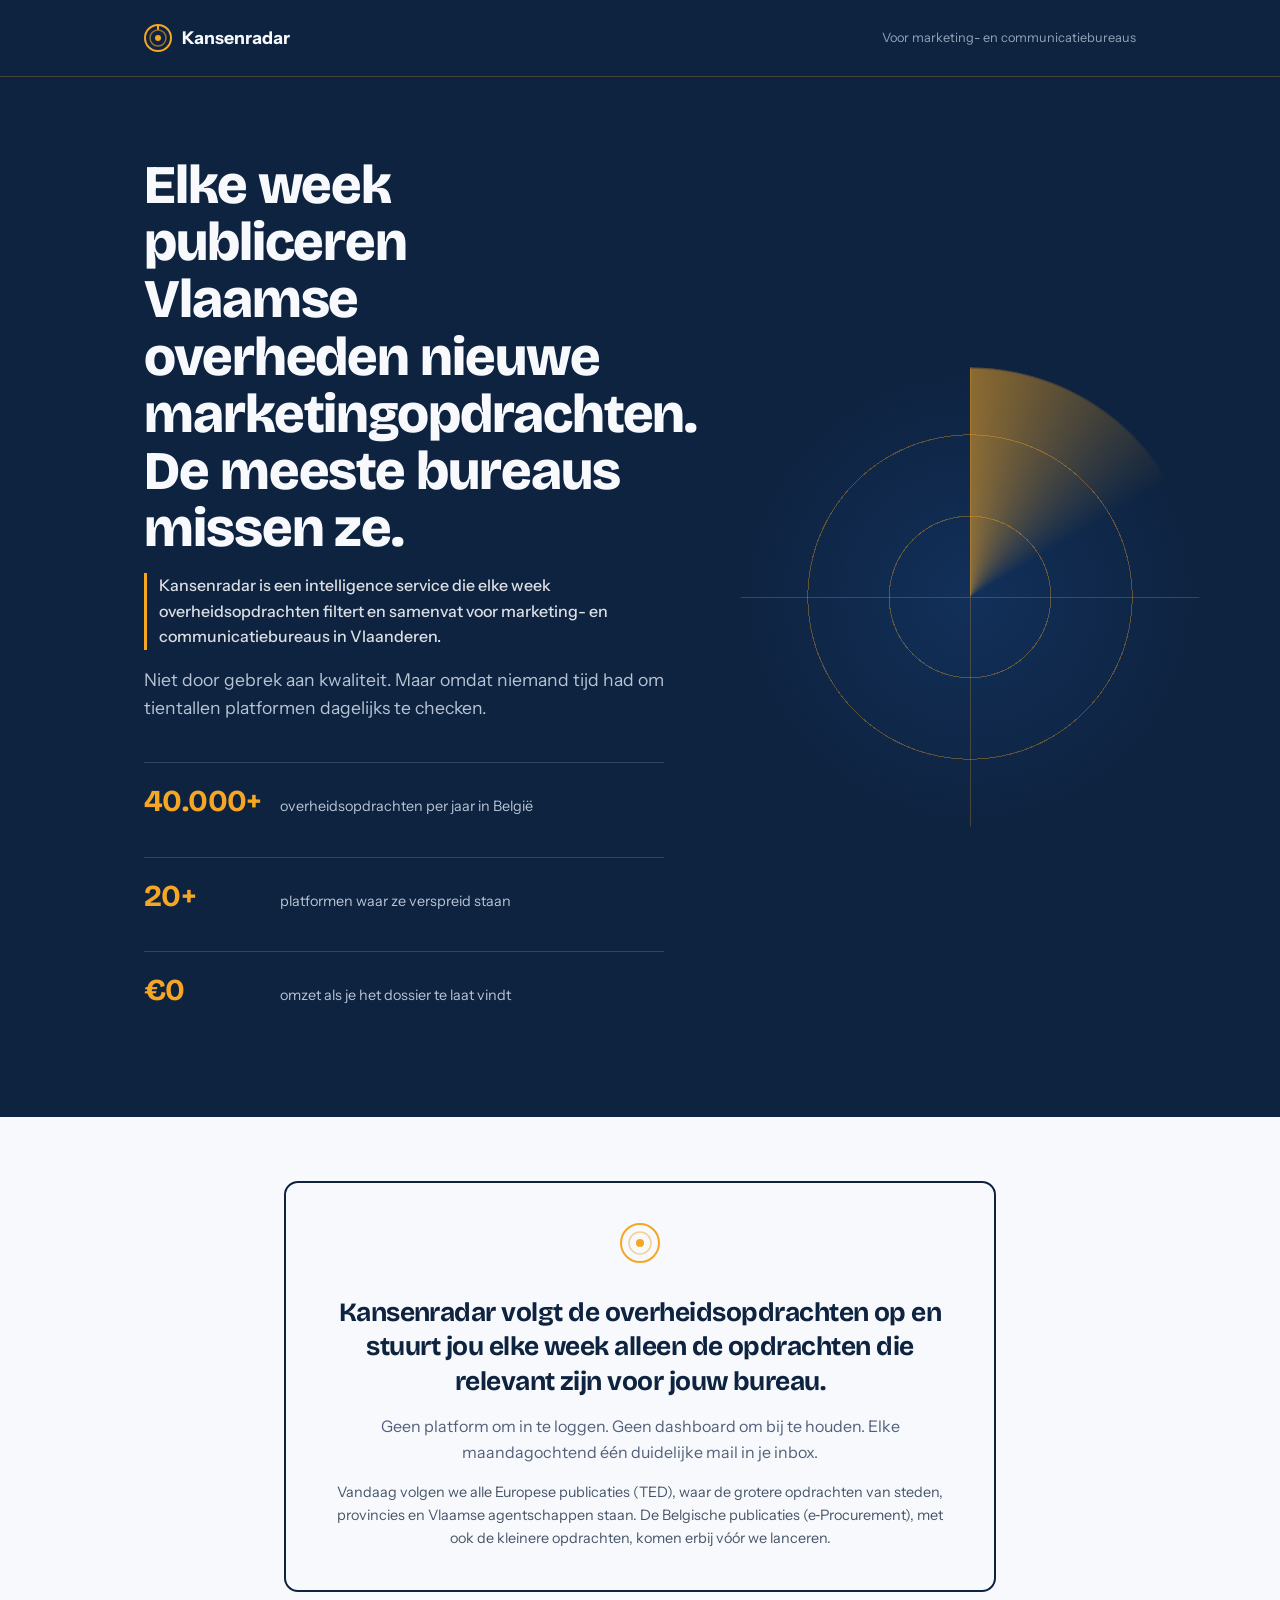
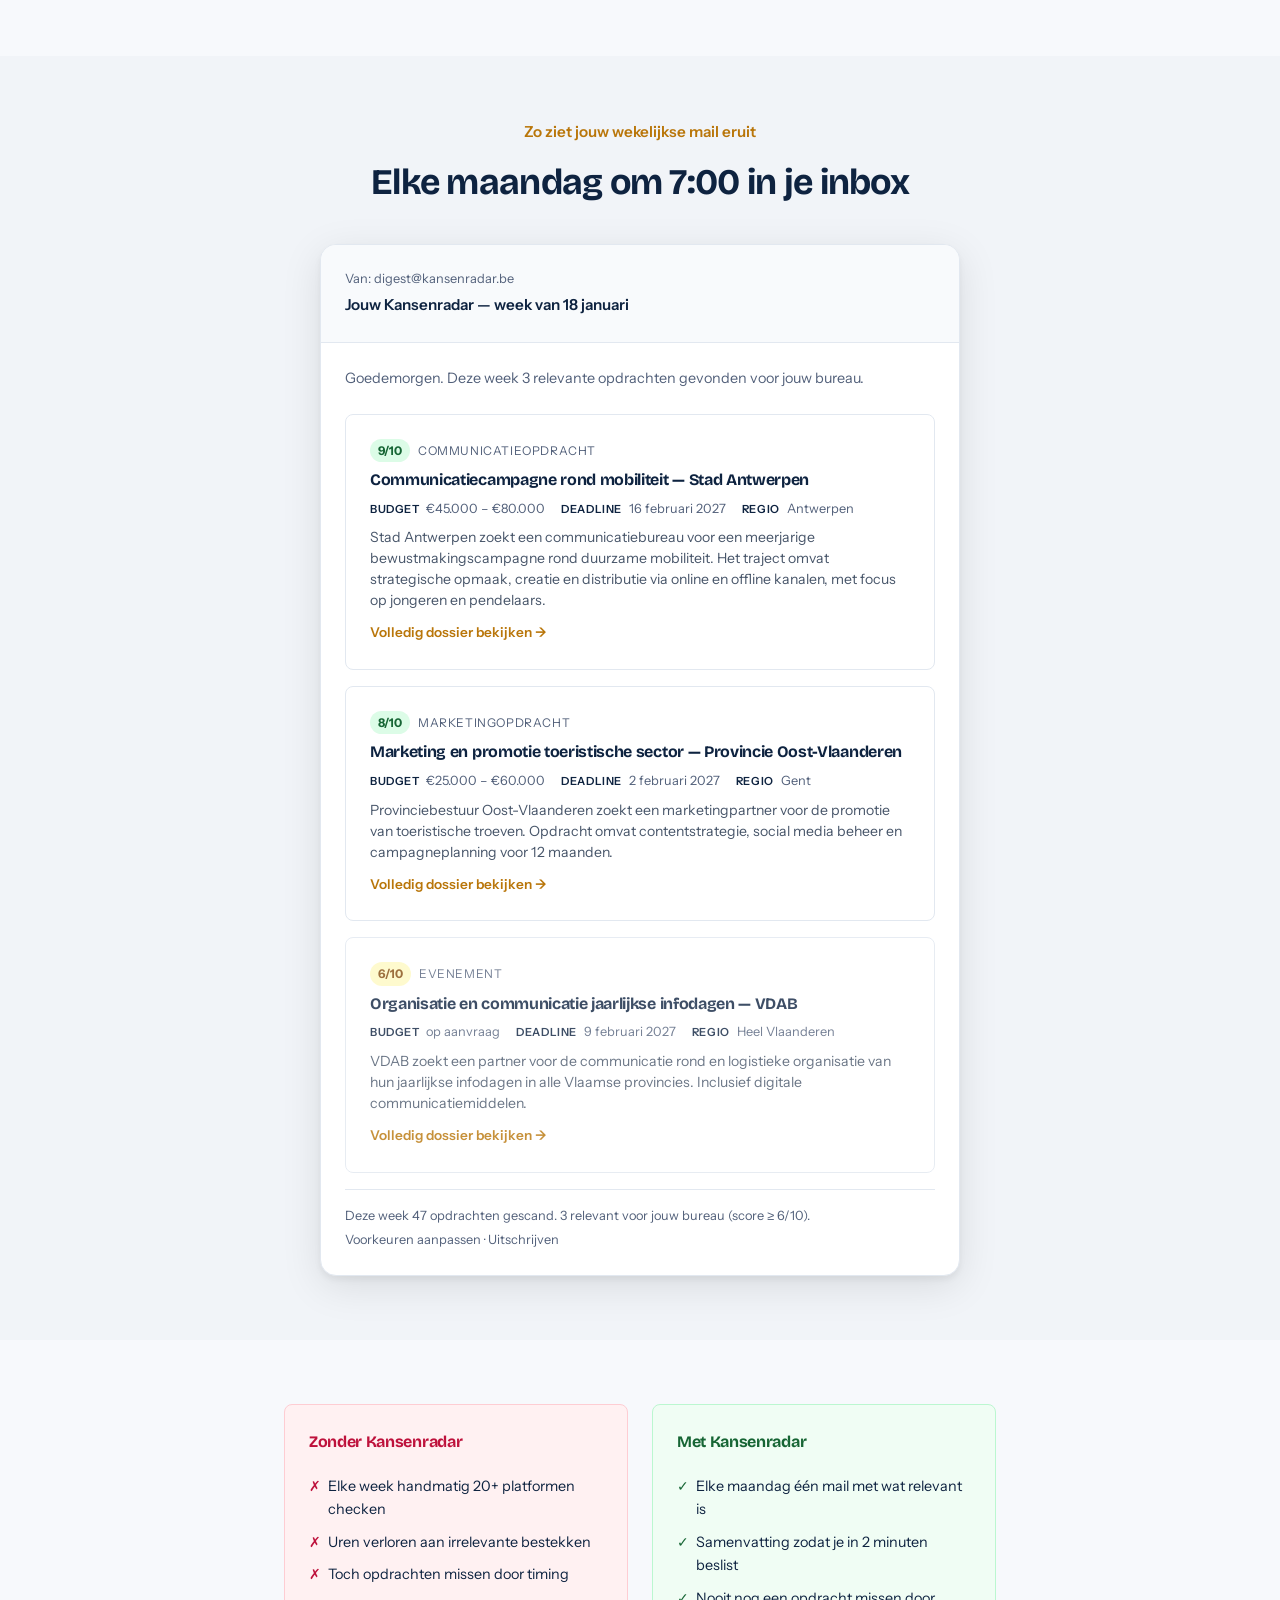
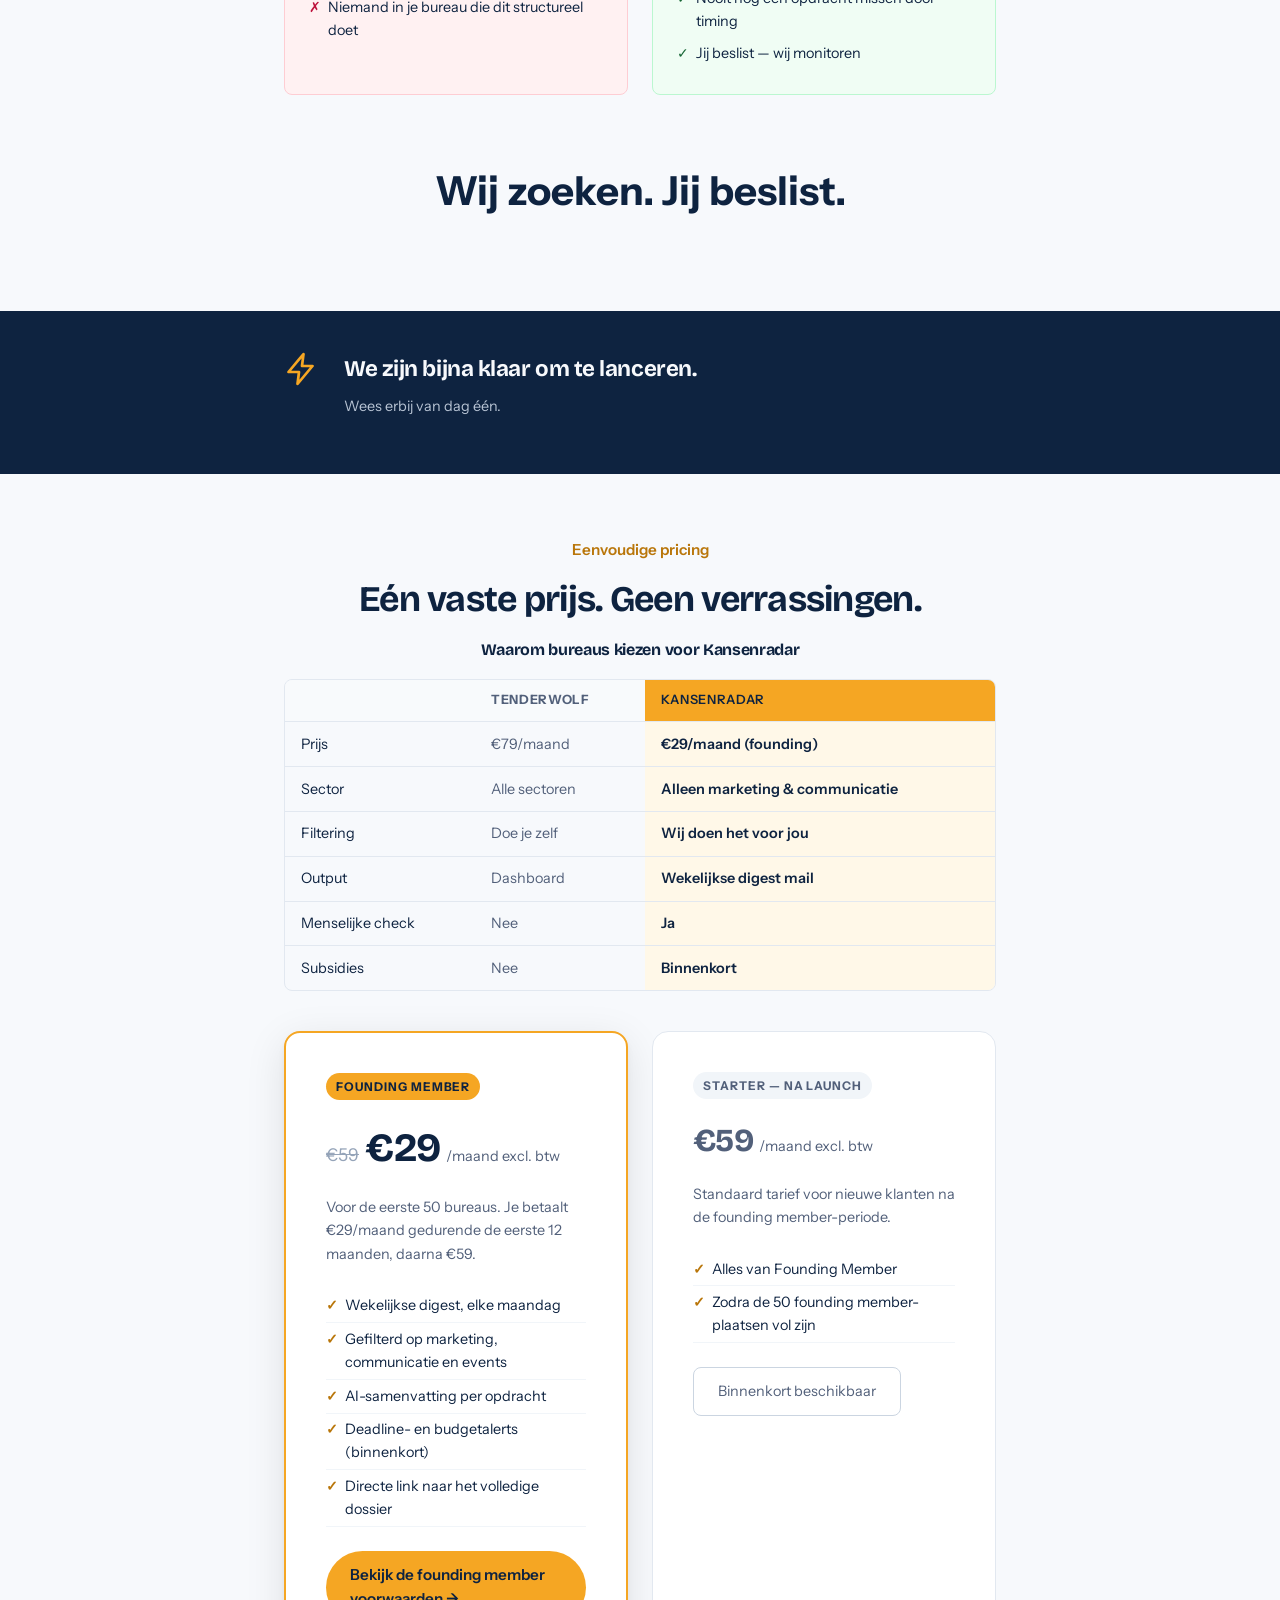
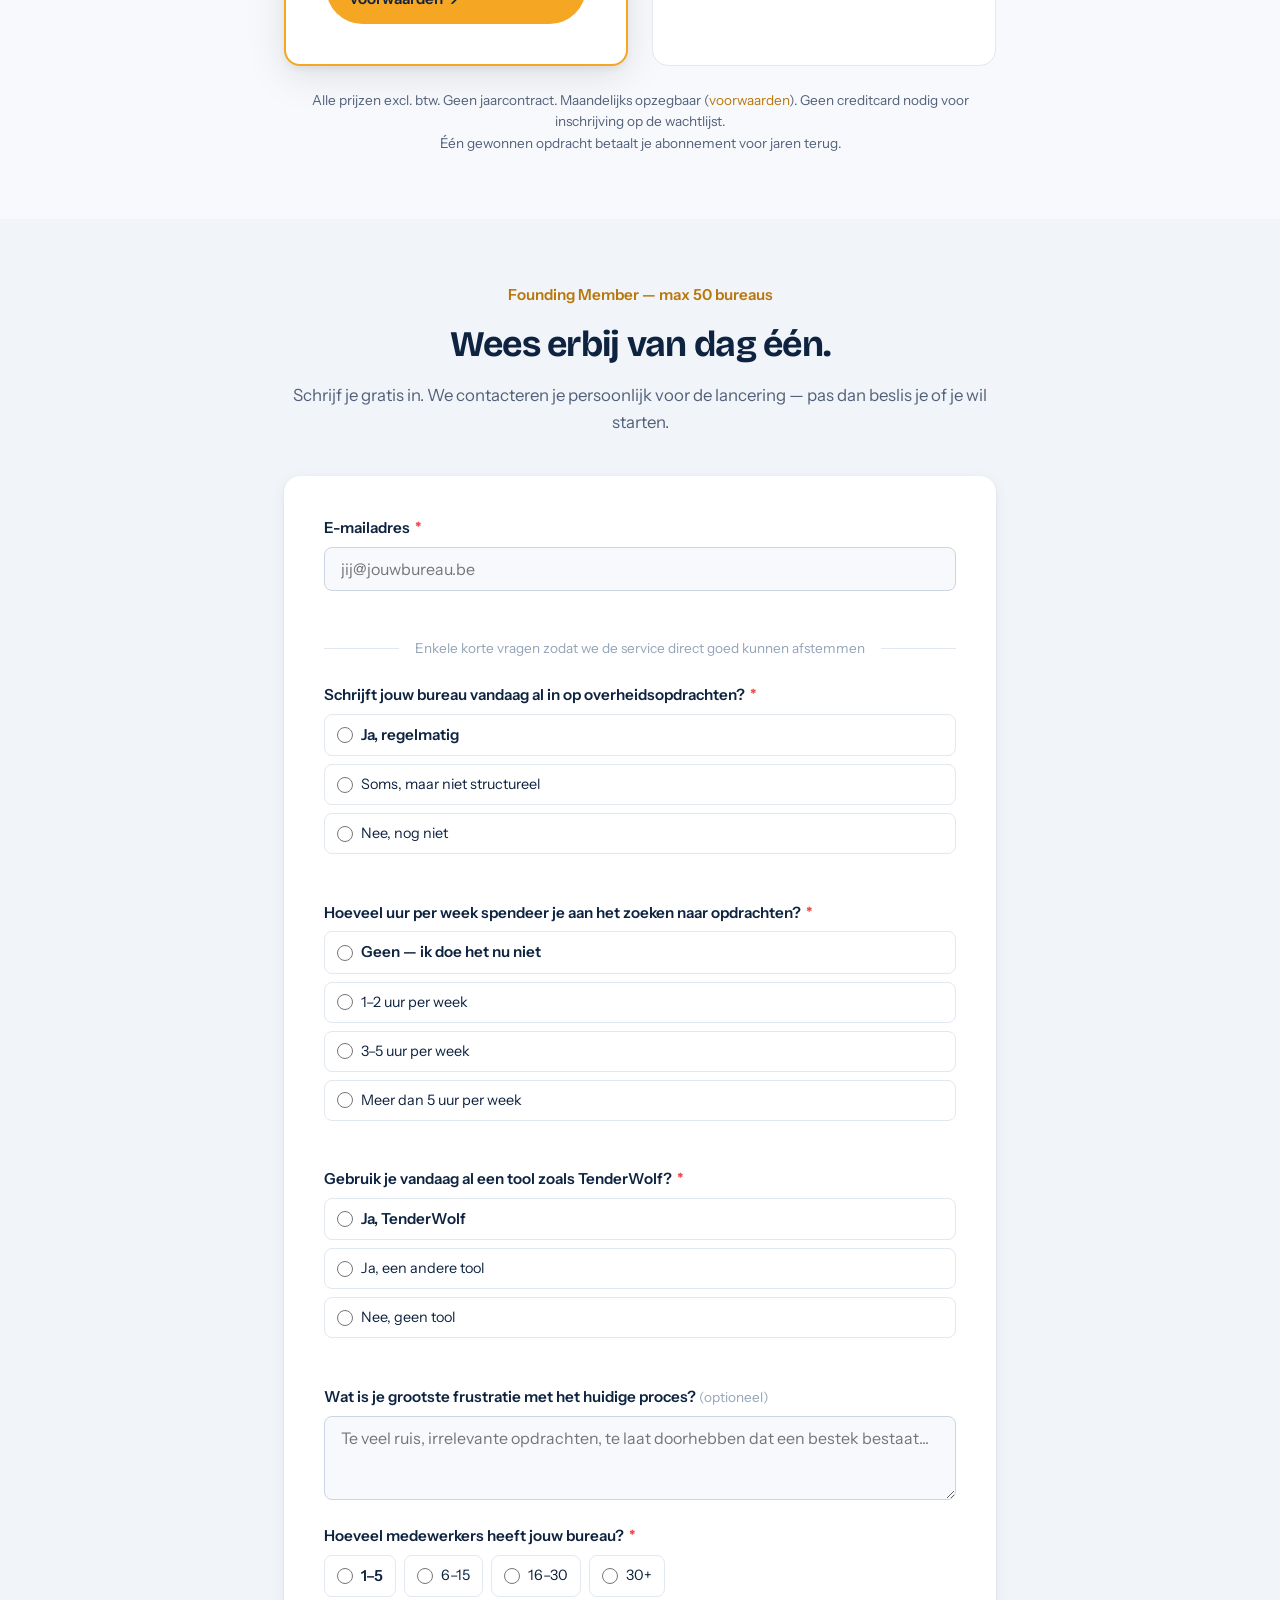
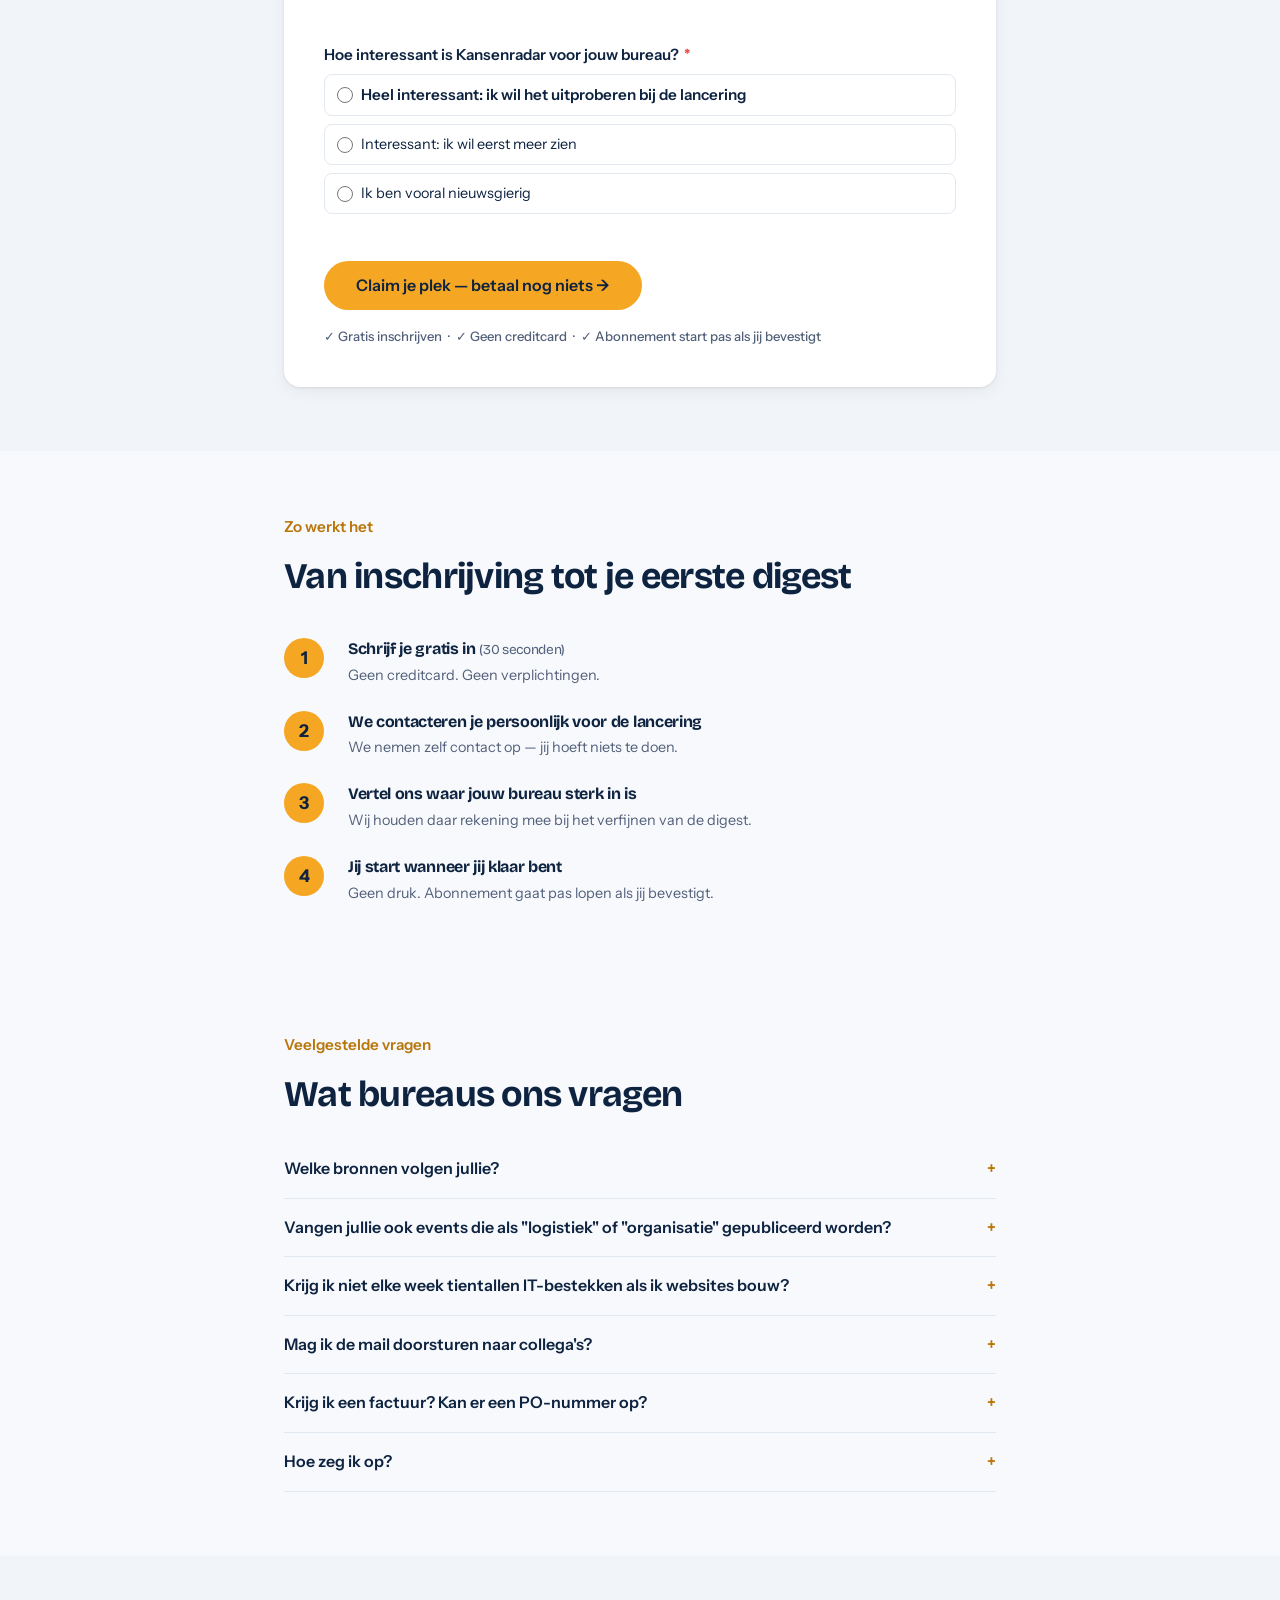
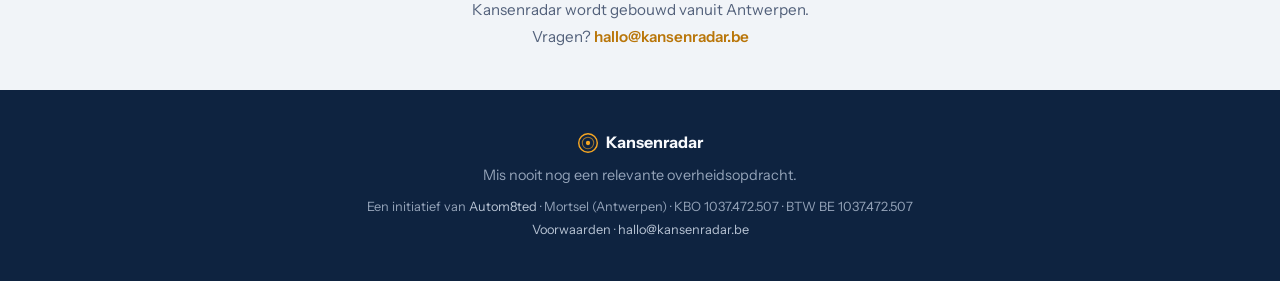
<file: site/index.html>
<!DOCTYPE html>
<html lang="nl-BE">
<head>
    <meta charset="UTF-8">
    <meta name="viewport" content="width=device-width, initial-scale=1.0">
    <title>Kansenradar — Overheidsopdrachten voor marketing- en communicatiebureaus</title>
    <meta name="description" content="Mis nooit nog een relevante overheidsopdracht. Kansenradar volgt de overheidsopdrachten op en stuurt jou elke week alleen de kansen die echt relevant zijn voor jouw bureau.">

    <!-- Open Graph -->
    <meta property="og:title" content="Kansenradar — Mis nooit nog een relevante overheidsopdracht">
    <meta property="og:description" content="Elke week gefilterde en samengevatte overheidsopdrachten in je inbox. Speciaal voor Belgische marketing- en communicatiebureaus.">
    <meta property="og:image" content="https://kansenradar.be/assets/og-image.png">
    <meta property="og:url" content="https://kansenradar.be/">
    <meta property="og:type" content="website">
    <meta property="og:locale" content="nl_BE">

    <!-- Twitter Card -->
    <meta name="twitter:card" content="summary_large_image">
    <meta name="twitter:title" content="Kansenradar">
    <meta name="twitter:description" content="Wekelijks gefilterde overheidsopdrachten voor marketing- en communicatiebureaus.">
    <meta name="twitter:image" content="https://kansenradar.be/assets/og-image.png">

    <link rel="canonical" href="https://kansenradar.be/">

    <!-- Favicon -->
    <link rel="icon" type="image/svg+xml" href="assets/favicon.svg">
    <link rel="icon" type="image/x-icon" href="assets/favicon.ico">

    <!-- Fonts -->
    <link rel="preconnect" href="https://fonts.googleapis.com">
    <link rel="preconnect" href="https://fonts.gstatic.com" crossorigin>
    <link href="https://fonts.googleapis.com/css2?family=Bricolage+Grotesque:opsz,wght@12..96,500;12..96,700;12..96,800&family=Instrument+Sans:wght@400;500;600&display=swap" rel="stylesheet">

    <link rel="stylesheet" href="css/style.css">
</head>
<body class="theme-radar">

    <!-- HEADER -->
    <header class="site-header">
        <div class="container">
            <div class="logo">
                <svg width="28" height="28" viewBox="0 0 28 28" fill="none" aria-hidden="true">
                    <circle cx="14" cy="14" r="13" stroke="#F5A623" stroke-width="2"/>
                    <circle cx="14" cy="14" r="8" stroke="#F5A623" stroke-width="1.5" opacity="0.6"/>
                    <circle cx="14" cy="14" r="3" fill="#F5A623"/>
                    <line x1="14" y1="1" x2="14" y2="5" stroke="#F5A623" stroke-width="2" stroke-linecap="round"/>
                </svg>
                <span>Kansenradar</span>
            </div>
            <p class="header-tag">Voor marketing- en communicatiebureaus</p>
        </div>
    </header>

    <main>

        <!-- 1. PROBLEEM -->
        <section class="section-problem">
            <div class="kr-radar" aria-hidden="true">
                <div class="kr-rings"></div>
                <div class="kr-sweep"></div>
                <span class="kr-blip" style="--x:68%;--y:30%;--d:0.9s">Stad Gent</span>
                <span class="kr-blip" style="--x:28%;--y:62%;--d:2.4s">VDAB</span>
                <span class="kr-blip" style="--x:74%;--y:70%;--d:3.6s">Provincie Limburg</span>
                <span class="kr-blip" style="--x:38%;--y:24%;--d:5.1s">Stad Brugge</span>
            </div>
            <div class="container">
                <h1>Elke week publiceren Vlaamse overheden nieuwe marketingopdrachten. De meeste bureaus missen ze.</h1>
                <p class="positioning-line">Kansenradar is een intelligence service die elke week overheidsopdrachten filtert en samenvat voor marketing- en communicatiebureaus in Vlaanderen.</p>
                <p class="lead">Niet door gebrek aan kwaliteit. Maar omdat niemand tijd had om tientallen platformen dagelijks te checken.</p>
                <div class="problem-stats">
                    <div class="stat">
                        <span class="stat-num">40.000+</span>
                        <span class="stat-label">overheidsopdrachten per jaar in België</span>
                    </div>
                    <div class="stat">
                        <span class="stat-num">20+</span>
                        <span class="stat-label">platformen waar ze verspreid staan</span>
                    </div>
                    <div class="stat">
                        <span class="stat-num">€0</span>
                        <span class="stat-label">omzet als je het dossier te laat vindt</span>
                    </div>
                </div>
            </div>
        </section>

        <!-- 2. OPLOSSING -->
        <section class="section-solution">
            <div class="container">
                <div class="solution-card">
                    <div class="solution-icon" aria-hidden="true">
                        <svg width="40" height="40" viewBox="0 0 40 40" fill="none">
                            <circle cx="20" cy="20" r="19" stroke="#F5A623" stroke-width="2"/>
                            <circle cx="20" cy="20" r="11" stroke="#F5A623" stroke-width="1.5" opacity="0.5"/>
                            <circle cx="20" cy="20" r="4" fill="#F5A623"/>
                        </svg>
                    </div>
                    <h2>Kansenradar volgt de overheidsopdrachten op en stuurt jou elke week alleen de opdrachten die relevant zijn voor jouw bureau.</h2>
                    <p>Geen platform om in te loggen. Geen dashboard om bij te houden. Elke maandagochtend één duidelijke mail in je inbox.</p>
                    <p class="sources-note">Vandaag volgen we alle Europese publicaties (TED), waar de grotere opdrachten van steden, provincies en Vlaamse agentschappen staan. De Belgische publicaties (e&#8209;Procurement), met ook de kleinere opdrachten, komen erbij vóór we lanceren.</p>
                </div>
            </div>
        </section>

        <!-- 3. CONCRETE OUTPUT — Digest mockup -->
        <section class="section-output">
            <div class="container">
                <p class="eyebrow">Zo ziet jouw wekelijkse mail eruit</p>
                <h2 class="section-title">Elke maandag om 7:00 in je inbox</h2>

                <div class="digest-mockup">
                    <div class="digest-header">
                        <div class="digest-meta">
                            <span class="digest-from">Van: digest@kansenradar.be</span>
                            <span class="digest-subject">Jouw Kansenradar — week van 18 januari</span>
                        </div>
                    </div>
                    <div class="digest-body">
                        <p class="digest-intro">Goedemorgen. Deze week 3 relevante opdrachten gevonden voor jouw bureau.</p>

                        <div class="digest-tender">
                            <div class="digest-tender-header">
                                <span class="tender-score score-high">9/10</span>
                                <span class="tender-type">Communicatieopdracht</span>
                            </div>
                            <h3 class="tender-title">Communicatiecampagne rond mobiliteit — Stad Antwerpen</h3>
                            <div class="tender-details">
                                <span><strong>Budget</strong> €45.000 – €80.000</span>
                                <span><strong>Deadline</strong> 16 februari 2027</span>
                                <span><strong>Regio</strong> Antwerpen</span>
                            </div>
                            <p class="tender-summary">Stad Antwerpen zoekt een communicatiebureau voor een meerjarige bewustmakingscampagne rond duurzame mobiliteit. Het traject omvat strategische opmaak, creatie en distributie via online en offline kanalen, met focus op jongeren en pendelaars.</p>
                            <a href="#" class="tender-link" onclick="return false;">Volledig dossier bekijken →</a>
                        </div>

                        <div class="digest-tender">
                            <div class="digest-tender-header">
                                <span class="tender-score score-high">8/10</span>
                                <span class="tender-type">Marketingopdracht</span>
                            </div>
                            <h3 class="tender-title">Marketing en promotie toeristische sector — Provincie Oost-Vlaanderen</h3>
                            <div class="tender-details">
                                <span><strong>Budget</strong> €25.000 – €60.000</span>
                                <span><strong>Deadline</strong> 2 februari 2027</span>
                                <span><strong>Regio</strong> Gent</span>
                            </div>
                            <p class="tender-summary">Provinciebestuur Oost-Vlaanderen zoekt een marketingpartner voor de promotie van toeristische troeven. Opdracht omvat contentstrategie, social media beheer en campagneplanning voor 12 maanden.</p>
                            <a href="#" class="tender-link" onclick="return false;">Volledig dossier bekijken →</a>
                        </div>

                        <div class="digest-tender digest-tender--medium">
                            <div class="digest-tender-header">
                                <span class="tender-score score-medium">6/10</span>
                                <span class="tender-type">Evenement</span>
                            </div>
                            <h3 class="tender-title">Organisatie en communicatie jaarlijkse infodagen — VDAB</h3>
                            <div class="tender-details">
                                <span><strong>Budget</strong> op aanvraag</span>
                                <span><strong>Deadline</strong> 9 februari 2027</span>
                                <span><strong>Regio</strong> Heel Vlaanderen</span>
                            </div>
                            <p class="tender-summary">VDAB zoekt een partner voor de communicatie rond en logistieke organisatie van hun jaarlijkse infodagen in alle Vlaamse provincies. Inclusief digitale communicatiemiddelen.</p>
                            <a href="#" class="tender-link" onclick="return false;">Volledig dossier bekijken →</a>
                        </div>

                        <div class="digest-footer-note">
                            <p>Deze week 47 opdrachten gescand. 3 relevant voor jouw bureau (score ≥ 6/10).</p>
                            <p class="digest-unsubscribe">Voorkeuren aanpassen · Uitschrijven</p>
                        </div>
                    </div>
                </div>
            </div>
        </section>

        <!-- 4. TIJDSWINST -->
        <section class="section-time">
            <div class="container">
                <div class="time-grid">
                    <div class="time-without">
                        <h3>Zonder Kansenradar</h3>
                        <ul>
                            <li>Elke week handmatig 20+ platformen checken</li>
                            <li>Uren verloren aan irrelevante bestekken</li>
                            <li>Toch opdrachten missen door timing</li>
                            <li>Niemand in je bureau die dit structureel doet</li>
                        </ul>
                    </div>
                    <div class="time-with">
                        <h3>Met Kansenradar</h3>
                        <ul>
                            <li>Elke maandag één mail met wat relevant is</li>
                            <li>Samenvatting zodat je in 2 minuten beslist</li>
                            <li>Nooit nog een opdracht missen door timing</li>
                            <li>Jij beslist — wij monitoren</li>
                        </ul>
                    </div>
                </div>
                <div class="time-statement">
                    <p class="tagline-large">Wij zoeken. Jij beslist.</p>
                </div>
            </div>
        </section>

        <!-- 5. SCHAARSTE -->
        <section class="section-scarcity">
            <div class="container">
                <div class="scarcity-banner">
                    <div class="scarcity-icon" aria-hidden="true">
                        <svg width="36" height="36" viewBox="0 0 24 24" fill="none" stroke="#F5A623" stroke-width="1.8" stroke-linecap="round" stroke-linejoin="round">
                            <path d="M13 2 3 14h7l-1 8 10-12h-7l1-8z"/>
                        </svg>
                    </div>
                    <div>
                        <h2>We zijn bijna klaar om te lanceren.</h2>
                        <p>Wees erbij van dag één.</p>
                    </div>
                </div>
            </div>
        </section>

        <!-- 6. PRICING -->
        <section class="section-pricing">
            <div class="container">
                <p class="eyebrow">Eenvoudige pricing</p>
                <h2 class="section-title">Eén vaste prijs. Geen verrassingen.</h2>

                <div class="comparison-table-wrapper">
                    <h3 class="comparison-title">Waarom bureaus kiezen voor Kansenradar</h3>
                    <div class="comparison-scroll">
                        <table class="comparison-table">
                            <thead>
                                <tr>
                                    <th></th>
                                    <th class="col-competitor">TenderWolf</th>
                                    <th class="col-us">Kansenradar</th>
                                </tr>
                            </thead>
                            <tbody>
                                <tr>
                                    <td>Prijs</td>
                                    <td class="col-competitor">€79/maand</td>
                                    <td class="col-us">€29/maand (founding)</td>
                                </tr>
                                <tr>
                                    <td>Sector</td>
                                    <td class="col-competitor">Alle sectoren</td>
                                    <td class="col-us">Alleen marketing &amp; communicatie</td>
                                </tr>
                                <tr>
                                    <td>Filtering</td>
                                    <td class="col-competitor">Doe je zelf</td>
                                    <td class="col-us">Wij doen het voor jou</td>
                                </tr>
                                <tr>
                                    <td>Output</td>
                                    <td class="col-competitor">Dashboard</td>
                                    <td class="col-us">Wekelijkse digest mail</td>
                                </tr>
                                <tr>
                                    <td>Menselijke check</td>
                                    <td class="col-competitor">Nee</td>
                                    <td class="col-us">Ja</td>
                                </tr>
                                <tr>
                                    <td>Subsidies</td>
                                    <td class="col-competitor">Nee</td>
                                    <td class="col-us">Binnenkort</td>
                                </tr>
                            </tbody>
                        </table>
                    </div>
                </div>

                <div class="pricing-cards">
                    <div class="pricing-card pricing-card--featured">
                        <div class="pricing-badge">FOUNDING MEMBER</div>
                        <div class="pricing-price">
                            <span class="price-original">€59</span>
                            <span class="price-current">€29</span>
                            <span class="price-period">/maand excl. btw</span>
                        </div>
                        <p class="pricing-desc">Voor de eerste 50 bureaus. Je betaalt €29/maand gedurende de eerste 12 maanden, daarna €59.</p>
                        <ul class="pricing-features">
                            <li>Wekelijkse digest, elke maandag</li>
                            <li>Gefilterd op marketing, communicatie en events</li>
                            <li>AI-samenvatting per opdracht</li>
                            <li>Deadline- en budgetalerts (binnenkort)</li>
                            <li>Directe link naar het volledige dossier</li>
                        </ul>
                        <a href="#formulier" class="btn-primary">Bekijk de founding member voorwaarden →</a>
                    </div>
                    <div class="pricing-card">
                        <div class="pricing-badge pricing-badge--light">STARTER — NA LAUNCH</div>
                        <div class="pricing-price">
                            <span class="price-current price-current--secondary">€59</span>
                            <span class="price-period">/maand excl. btw</span>
                        </div>
                        <p class="pricing-desc">Standaard tarief voor nieuwe klanten na de founding member-periode.</p>
                        <ul class="pricing-features">
                            <li>Alles van Founding Member</li>
                            <li>Zodra de 50 founding member-plaatsen vol zijn</li>
                        </ul>
                        <span class="btn-secondary">Binnenkort beschikbaar</span>
                    </div>
                </div>
                <p class="pricing-note">Alle prijzen excl. btw. Geen jaarcontract. Maandelijks opzegbaar (<a href="voorwaarden.html">voorwaarden</a>). Geen creditcard nodig voor inschrijving op de wachtlijst.<br>Één gewonnen opdracht betaalt je abonnement voor jaren terug.</p>
            </div>
        </section>

        <!-- 7. WACHTLIJSTFORMULIER -->
        <section class="section-waitlist" id="formulier">
            <div class="container">
                <p class="eyebrow">Founding Member — max 50 bureaus</p>
                <h2 class="section-title">Wees erbij van dag één.</h2>
                <p class="section-subtitle">Schrijf je gratis in. We contacteren je persoonlijk voor de lancering — pas dan beslis je of je wil starten.</p>

                <div class="waitlist-form-wrapper">
                    <form id="waitlist-form" class="waitlist-form" novalidate>

                        <!-- Honeypot: onzichtbaar voor mensen, bots vullen dit in -->
                        <div class="hp-field" aria-hidden="true">
                            <label for="website">Website</label>
                            <input type="text" id="website" name="website" tabindex="-1" autocomplete="off">
                        </div>
                        <input type="hidden" id="bron" name="bron" value="">

                        <div class="form-group">
                            <label for="email">E-mailadres <span class="required">*</span></label>
                            <input type="email" id="email" name="email" placeholder="jij@jouwbureau.be" required autocomplete="email" aria-describedby="email-error">
                            <span class="field-error" role="status" aria-live="polite" id="email-error"></span>
                        </div>

                        <div class="form-divider">
                            <span>Enkele korte vragen zodat we de service direct goed kunnen afstemmen</span>
                        </div>

                        <div class="form-group">
                            <label>Schrijft jouw bureau vandaag al in op overheidsopdrachten? <span class="required">*</span></label>
                            <div class="radio-group">
                                <label class="radio-option">
                                    <input type="radio" name="schrijft_al_in" value="ja"> Ja, regelmatig
                                </label>
                                <label class="radio-option">
                                    <input type="radio" name="schrijft_al_in" value="soms"> Soms, maar niet structureel
                                </label>
                                <label class="radio-option">
                                    <input type="radio" name="schrijft_al_in" value="nee"> Nee, nog niet
                                </label>
                            </div>
                            <span class="field-error" role="status" aria-live="polite" id="schrijft-error"></span>
                        </div>

                        <div class="form-group">
                            <label>Hoeveel uur per week spendeer je aan het zoeken naar opdrachten? <span class="required">*</span></label>
                            <div class="radio-group">
                                <label class="radio-option">
                                    <input type="radio" name="uren_per_week" value="0"> Geen — ik doe het nu niet
                                </label>
                                <label class="radio-option">
                                    <input type="radio" name="uren_per_week" value="1-2"> 1–2 uur per week
                                </label>
                                <label class="radio-option">
                                    <input type="radio" name="uren_per_week" value="3-5"> 3–5 uur per week
                                </label>
                                <label class="radio-option">
                                    <input type="radio" name="uren_per_week" value="5+"> Meer dan 5 uur per week
                                </label>
                            </div>
                            <span class="field-error" role="status" aria-live="polite" id="uren-error"></span>
                        </div>

                        <div class="form-group">
                            <label>Gebruik je vandaag al een tool zoals TenderWolf? <span class="required">*</span></label>
                            <div class="radio-group">
                                <label class="radio-option">
                                    <input type="radio" name="gebruikt_tool" value="ja-tenderwolf"> Ja, TenderWolf
                                </label>
                                <label class="radio-option">
                                    <input type="radio" name="gebruikt_tool" value="ja-andere"> Ja, een andere tool
                                </label>
                                <label class="radio-option">
                                    <input type="radio" name="gebruikt_tool" value="nee"> Nee, geen tool
                                </label>
                            </div>
                            <span class="field-error" role="status" aria-live="polite" id="tool-error"></span>
                        </div>

                        <div class="form-group">
                            <label for="frustratie">Wat is je grootste frustratie met het huidige proces? <span class="optional">(optioneel)</span></label>
                            <textarea id="frustratie" name="grootste_frustratie" rows="3" placeholder="Te veel ruis, irrelevante opdrachten, te laat doorhebben dat een bestek bestaat..."></textarea>
                        </div>

                        <div class="form-group">
                            <label>Hoeveel medewerkers heeft jouw bureau? <span class="required">*</span></label>
                            <div class="radio-group radio-group--inline">
                                <label class="radio-option">
                                    <input type="radio" name="aantal_medewerkers" value="1-5"> 1–5
                                </label>
                                <label class="radio-option">
                                    <input type="radio" name="aantal_medewerkers" value="6-15"> 6–15
                                </label>
                                <label class="radio-option">
                                    <input type="radio" name="aantal_medewerkers" value="16-30"> 16–30
                                </label>
                                <label class="radio-option">
                                    <input type="radio" name="aantal_medewerkers" value="30+"> 30+
                                </label>
                            </div>
                            <span class="field-error" role="status" aria-live="polite" id="medewerkers-error"></span>
                        </div>

                        <div class="form-group">
                            <label>Hoe interessant is Kansenradar voor jouw bureau? <span class="required">*</span></label>
                            <div class="radio-group">
                                <label class="radio-option">
                                    <input type="radio" name="interesse" value="uitproberen"> Heel interessant: ik wil het uitproberen bij de lancering
                                </label>
                                <label class="radio-option">
                                    <input type="radio" name="interesse" value="meer-zien"> Interessant: ik wil eerst meer zien
                                </label>
                                <label class="radio-option">
                                    <input type="radio" name="interesse" value="nieuwsgierig"> Ik ben vooral nieuwsgierig
                                </label>
                            </div>
                            <span class="field-error" role="status" aria-live="polite" id="interesse-error"></span>
                        </div>

                        <div class="form-submit">
                            <button type="submit" class="btn-primary btn-large" id="submit-btn">
                                <span class="btn-text">Claim je plek — betaal nog niets →</span>
                                <span class="btn-loading" hidden>Bezig...</span>
                            </button>
                            <p class="form-disclaimer">✓ Gratis inschrijven &nbsp;·&nbsp; ✓ Geen creditcard &nbsp;·&nbsp; ✓ Abonnement start pas als jij bevestigt</p>
                        </div>

                    </form>

                    <div id="waitlist-success" class="success-message" hidden>
                        <div class="success-icon" aria-hidden="true">✓</div>
                        <h3>Je staat op de lijst.</h3>
                        <p>Check je inbox: je krijgt meteen een voorbeeld van de digest, met echte opdrachten van de voorbije weken. Zodra de lancering in zicht is, nemen we persoonlijk contact op.</p>
                        <p class="success-note">Heb je vragen? Stuur een mail naar <a href="mailto:hallo@kansenradar.be">hallo@kansenradar.be</a></p>
                    </div>
                </div>
            </div>
        </section>

        <!-- 8. ZO WERKT HET -->
        <section class="section-how">
            <div class="container">
                <p class="eyebrow">Zo werkt het</p>
                <h2 class="section-title">Van inschrijving tot je eerste digest</h2>
                <div class="steps">
                    <div class="step">
                        <div class="step-number">1</div>
                        <div class="step-content">
                            <h3>Schrijf je gratis in <span class="step-note">(30 seconden)</span></h3>
                            <p>Geen creditcard. Geen verplichtingen.</p>
                        </div>
                    </div>
                    <div class="step">
                        <div class="step-number">2</div>
                        <div class="step-content">
                            <h3>We contacteren je persoonlijk voor de lancering</h3>
                            <p>We nemen zelf contact op — jij hoeft niets te doen.</p>
                        </div>
                    </div>
                    <div class="step">
                        <div class="step-number">3</div>
                        <div class="step-content">
                            <h3>Vertel ons waar jouw bureau sterk in is</h3>
                            <p>Wij houden daar rekening mee bij het verfijnen van de digest.</p>
                        </div>
                    </div>
                    <div class="step">
                        <div class="step-number">4</div>
                        <div class="step-content">
                            <h3>Jij start wanneer jij klaar bent</h3>
                            <p>Geen druk. Abonnement gaat pas lopen als jij bevestigt.</p>
                        </div>
                    </div>
                </div>
            </div>
        </section>

    </main>

    <!-- FAQ -->
    <section class="section-faq">
        <div class="container">
            <p class="eyebrow">Veelgestelde vragen</p>
            <h2 class="section-title">Wat bureaus ons vragen</h2>
            <div class="faq-list">
                <details>
                    <summary>Welke bronnen volgen jullie?</summary>
                    <p>Vandaag alle Europese publicaties (TED). Daar staan de grotere opdrachten van steden, provincies, Vlaamse agentschappen en federale diensten. De Belgische publicaties (e&#8209;Procurement), met ook de kleinere opdrachten van gemeenten, komen erbij vóór we lanceren. Je abonnement start pas als dat zo is.</p>
                </details>
                <details>
                    <summary>Vangen jullie ook events die als "logistiek" of "organisatie" gepubliceerd worden?</summary>
                    <p>We selecteren op de officiële categorieën voor evenementen, reclame, marketing, PR en webdesign. Een event dat enkel onder "logistiek" staat, valt daar soms buiten. Dat verfijnen we nog vóór de lancering, en twijfelgevallen kijkt een mens na.</p>
                </details>
                <details>
                    <summary>Krijg ik niet elke week tientallen IT-bestekken als ik websites bouw?</summary>
                    <p>Nee. We selecteren op websiteontwerp, niet op IT in het algemeen. Grote software- en serverprojecten vallen daardoor weg.</p>
                </details>
                <details>
                    <summary>Mag ik de mail doorsturen naar collega's?</summary>
                    <p>Ja, binnen je eigen bureau mag dat gewoon. Wil je de mail rechtstreeks op meerdere adressen ontvangen, laat het ons weten.</p>
                </details>
                <details>
                    <summary>Krijg ik een factuur? Kan er een PO-nummer op?</summary>
                    <p>Je krijgt elke maand een factuur op naam van je bureau, excl. btw. Een PO-nummer of eigen referentie zetten we er graag op.</p>
                </details>
                <details>
                    <summary>Hoe zeg ik op?</summary>
                    <p>Stuur een mail naar <a href="mailto:hallo@kansenradar.be">hallo@kansenradar.be</a>. Je abonnement stopt op het einde van de lopende maand. Geen jaarcontract, geen opzegtermijn. Meer in de <a href="voorwaarden.html">voorwaarden</a>.</p>
                </details>
            </div>
        </div>
    </section>

    <!-- WIE ZIJN WIJ -->
    <section class="section-about">
        <div class="container">
            <p class="about-text">Kansenradar wordt gebouwd vanuit Antwerpen.<br>Vragen? <a href="mailto:hallo@kansenradar.be">hallo@kansenradar.be</a></p>
        </div>
    </section>

    <!-- FOOTER -->
    <footer class="site-footer">
        <div class="container">
            <div class="footer-logo">
                <svg width="20" height="20" viewBox="0 0 28 28" fill="none" aria-hidden="true">
                    <circle cx="14" cy="14" r="13" stroke="#F5A623" stroke-width="2"/>
                    <circle cx="14" cy="14" r="8" stroke="#F5A623" stroke-width="1.5" opacity="0.6"/>
                    <circle cx="14" cy="14" r="3" fill="#F5A623"/>
                </svg>
                <span>Kansenradar</span>
            </div>
            <p class="footer-tagline">Mis nooit nog een relevante overheidsopdracht.</p>
            <p class="footer-legal">Een initiatief van <a href="https://autom8ted.be">Autom8ted</a> · Mortsel (Antwerpen) · KBO 1037.472.507 · BTW BE 1037.472.507<br><a href="voorwaarden.html">Voorwaarden</a> · <a href="mailto:hallo@kansenradar.be">hallo@kansenradar.be</a></p>
        </div>
    </footer>

    <script src="js/main.js"></script>
</body>
</html>
</file>
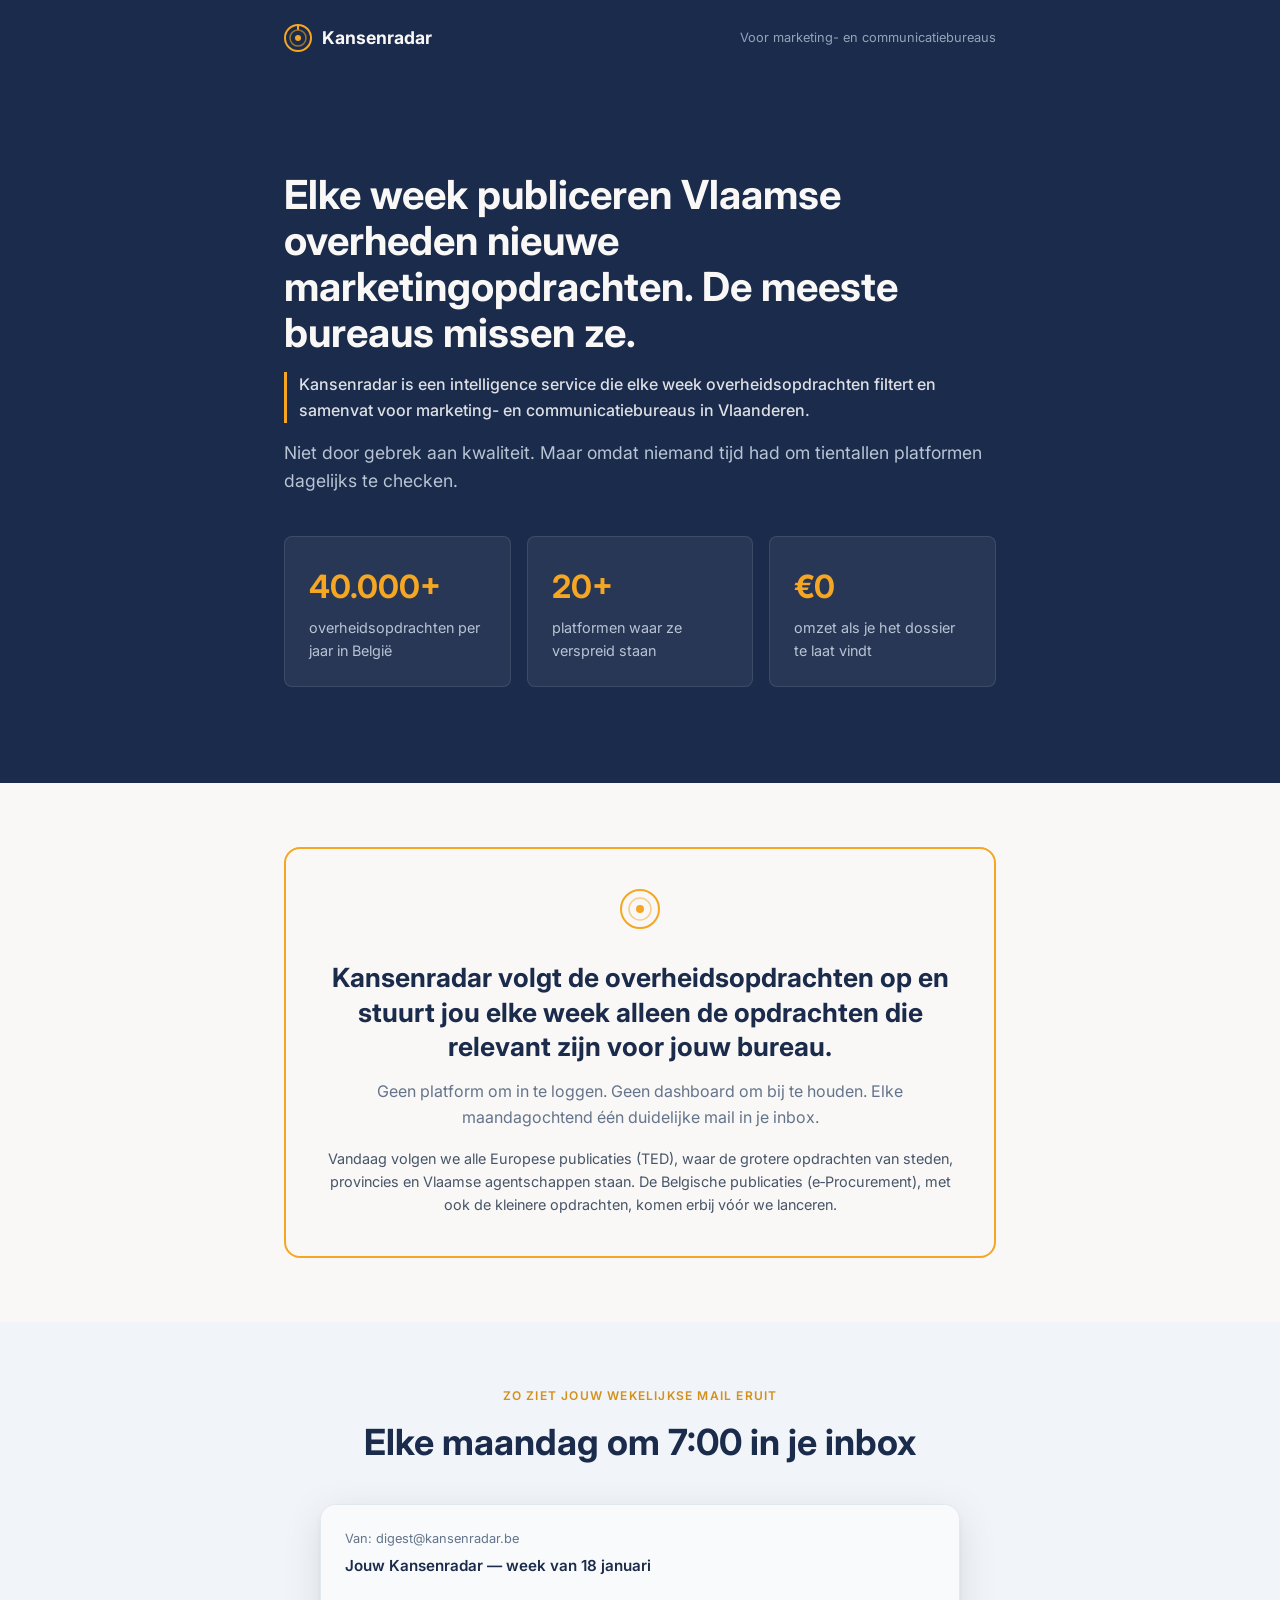
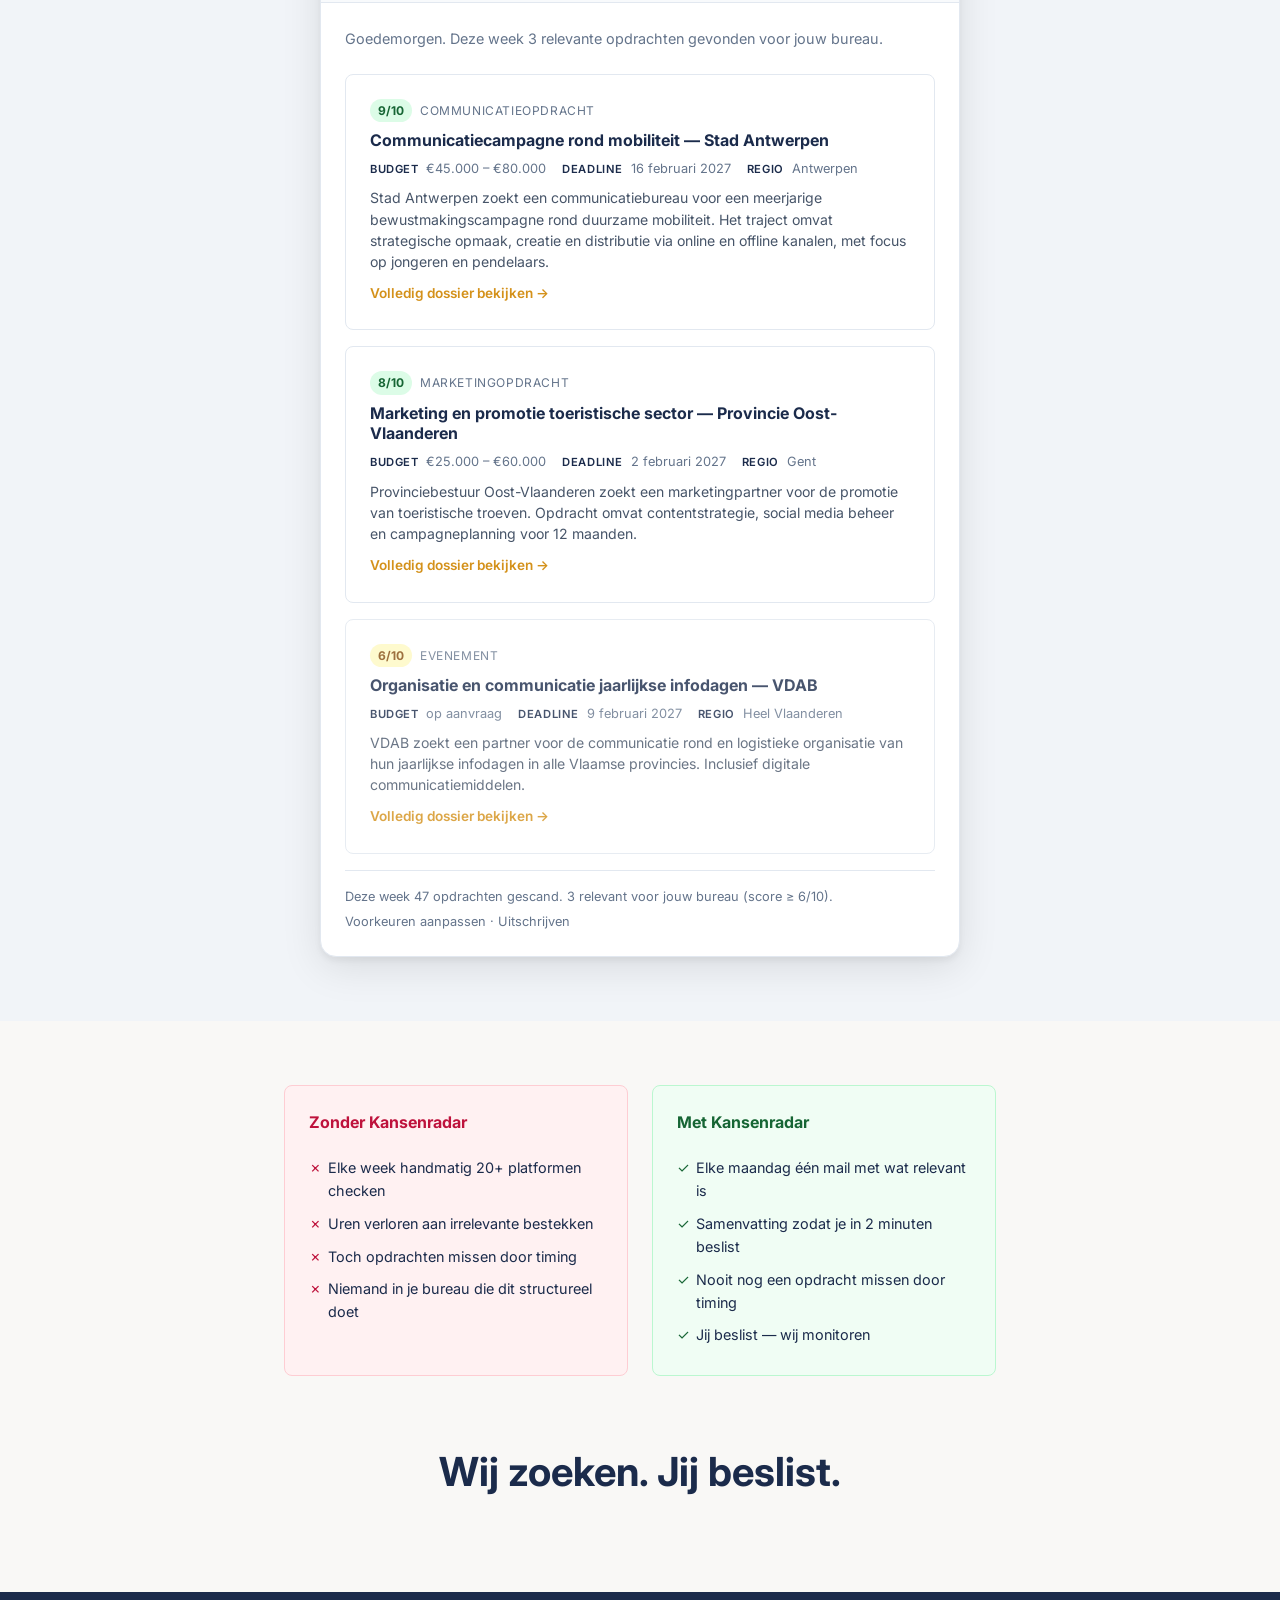
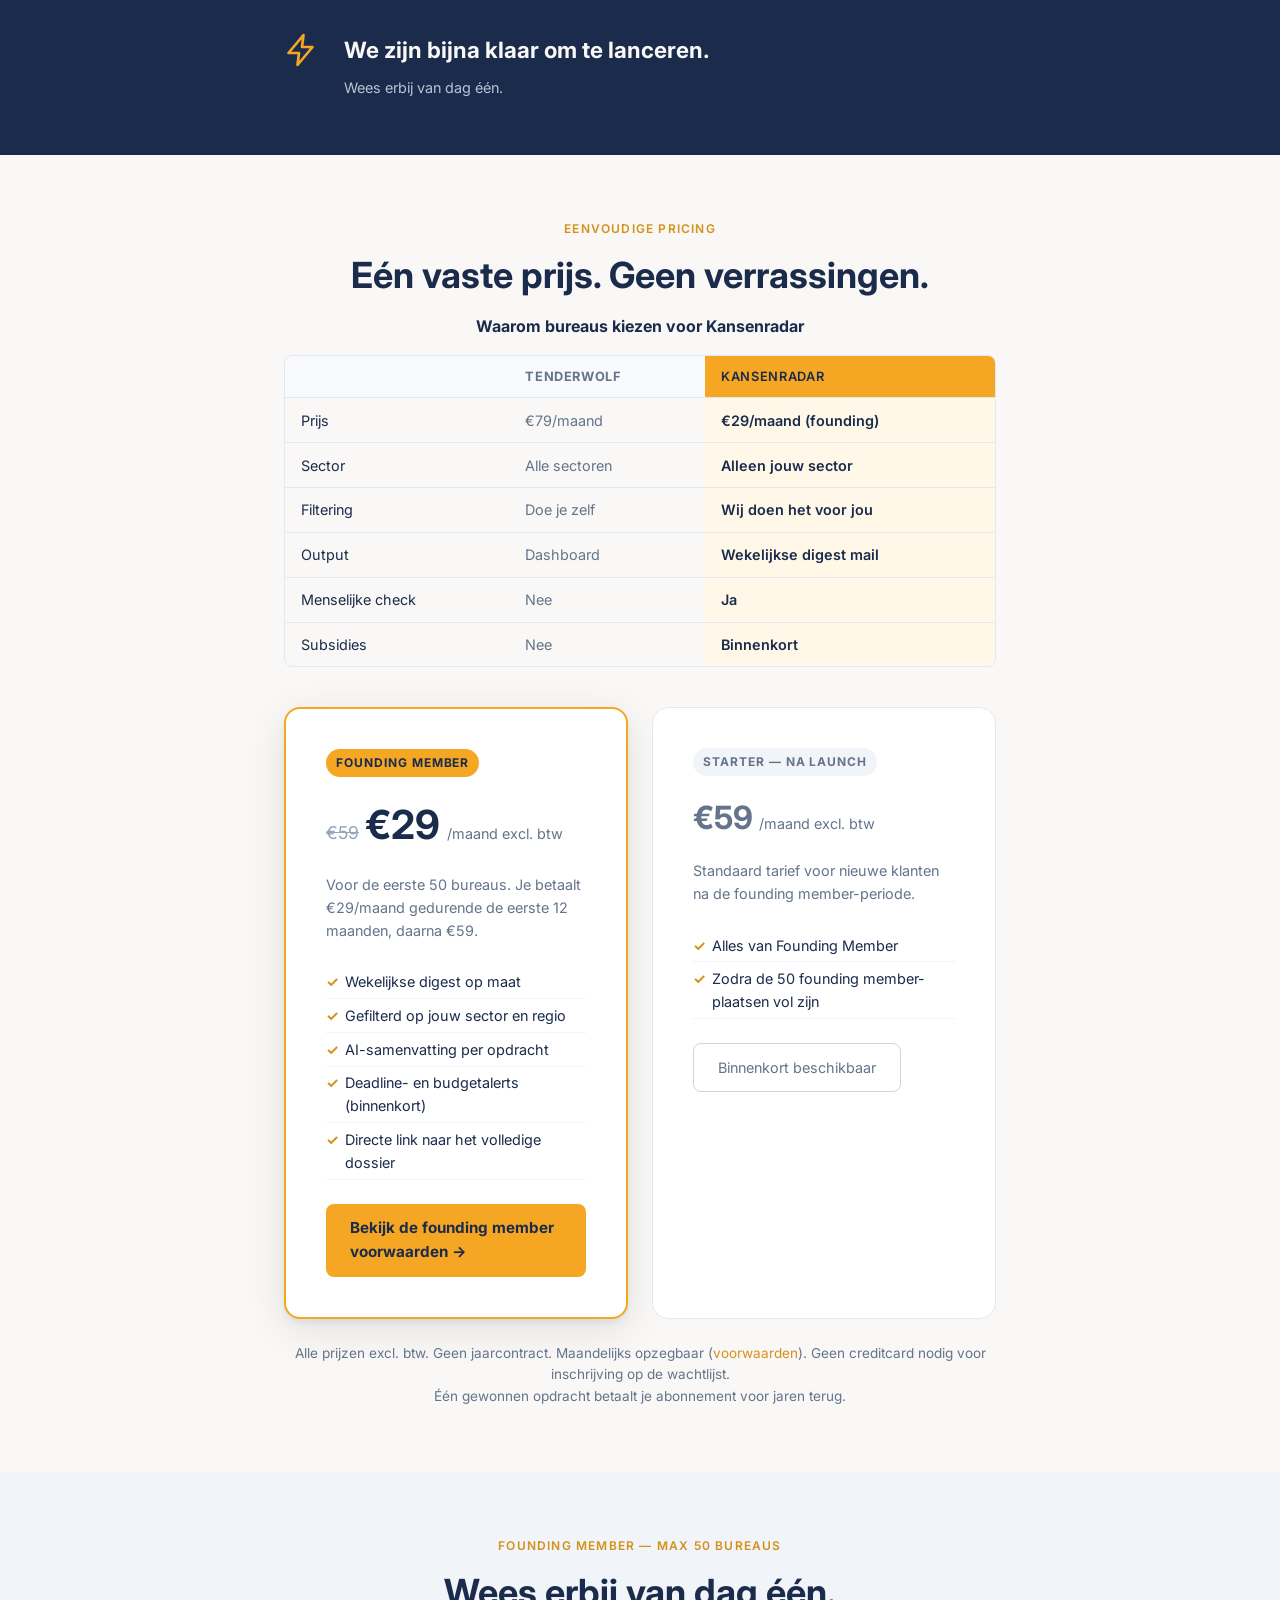
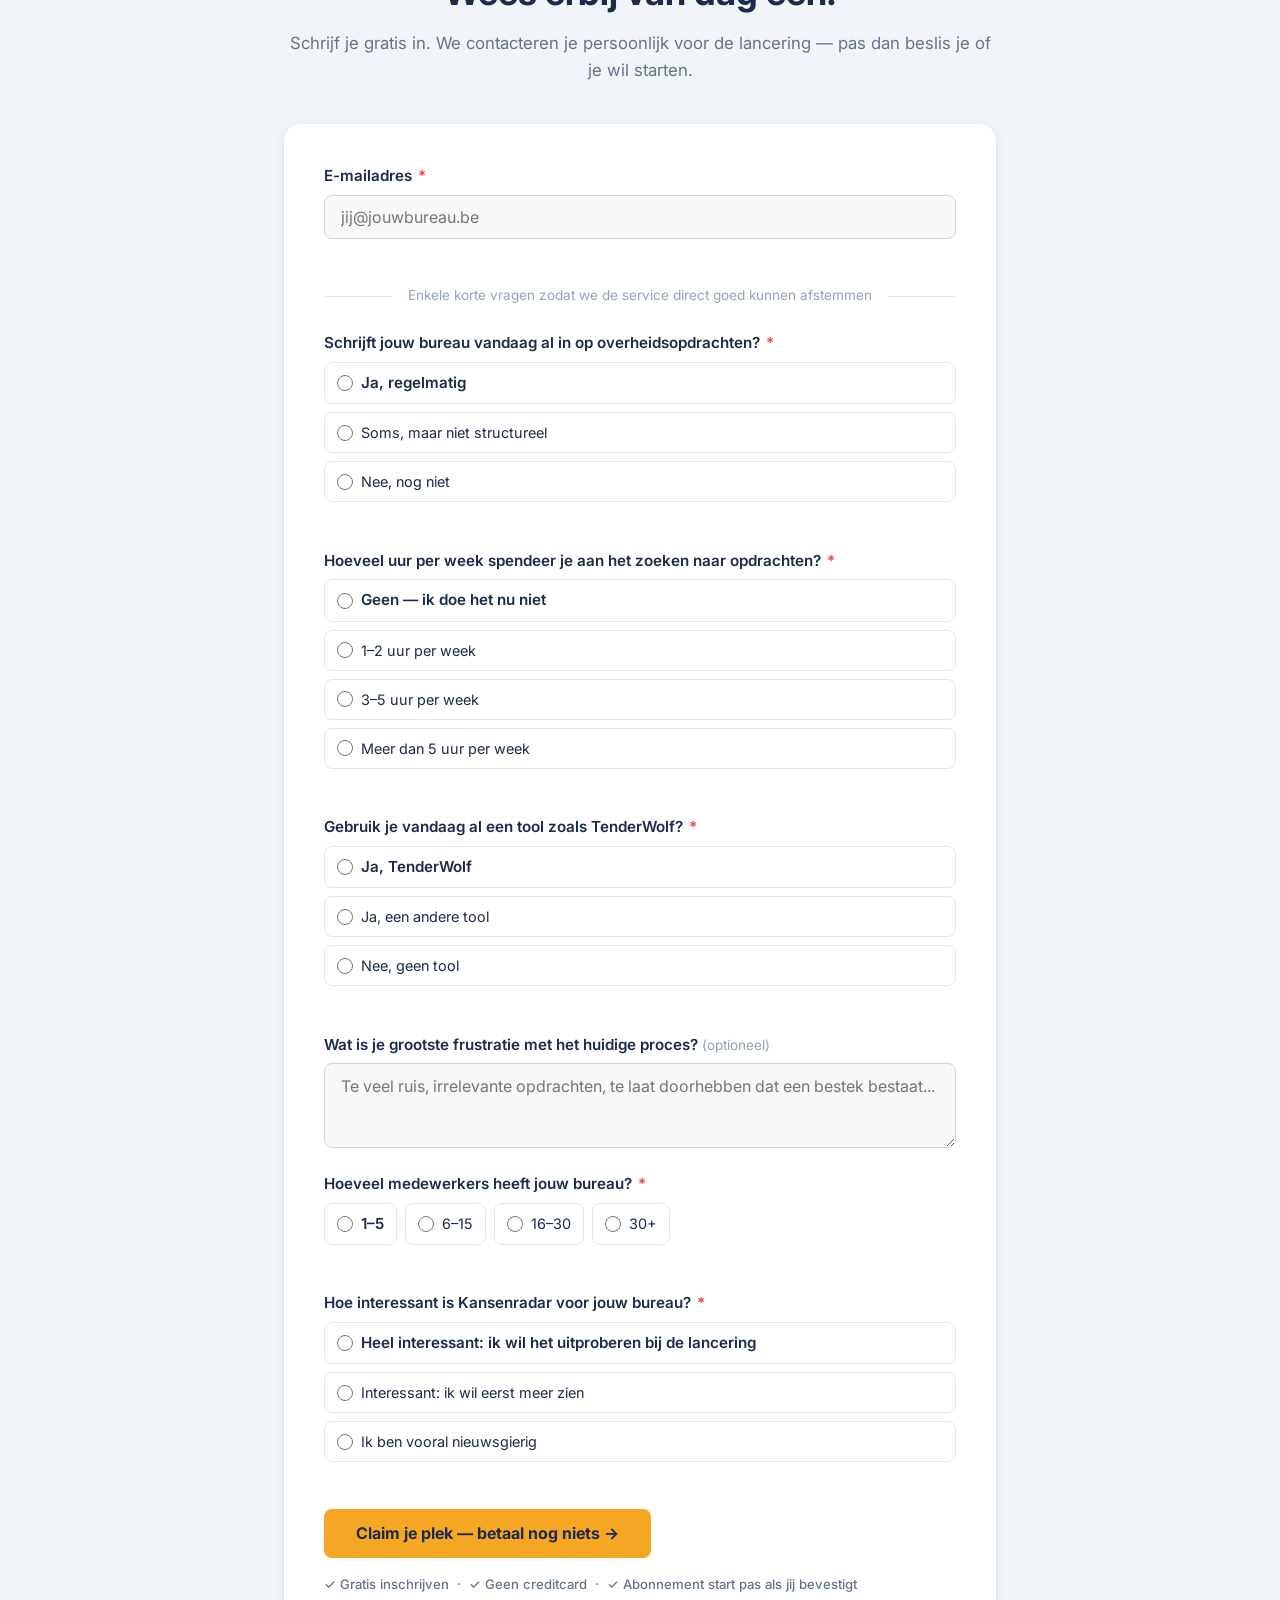
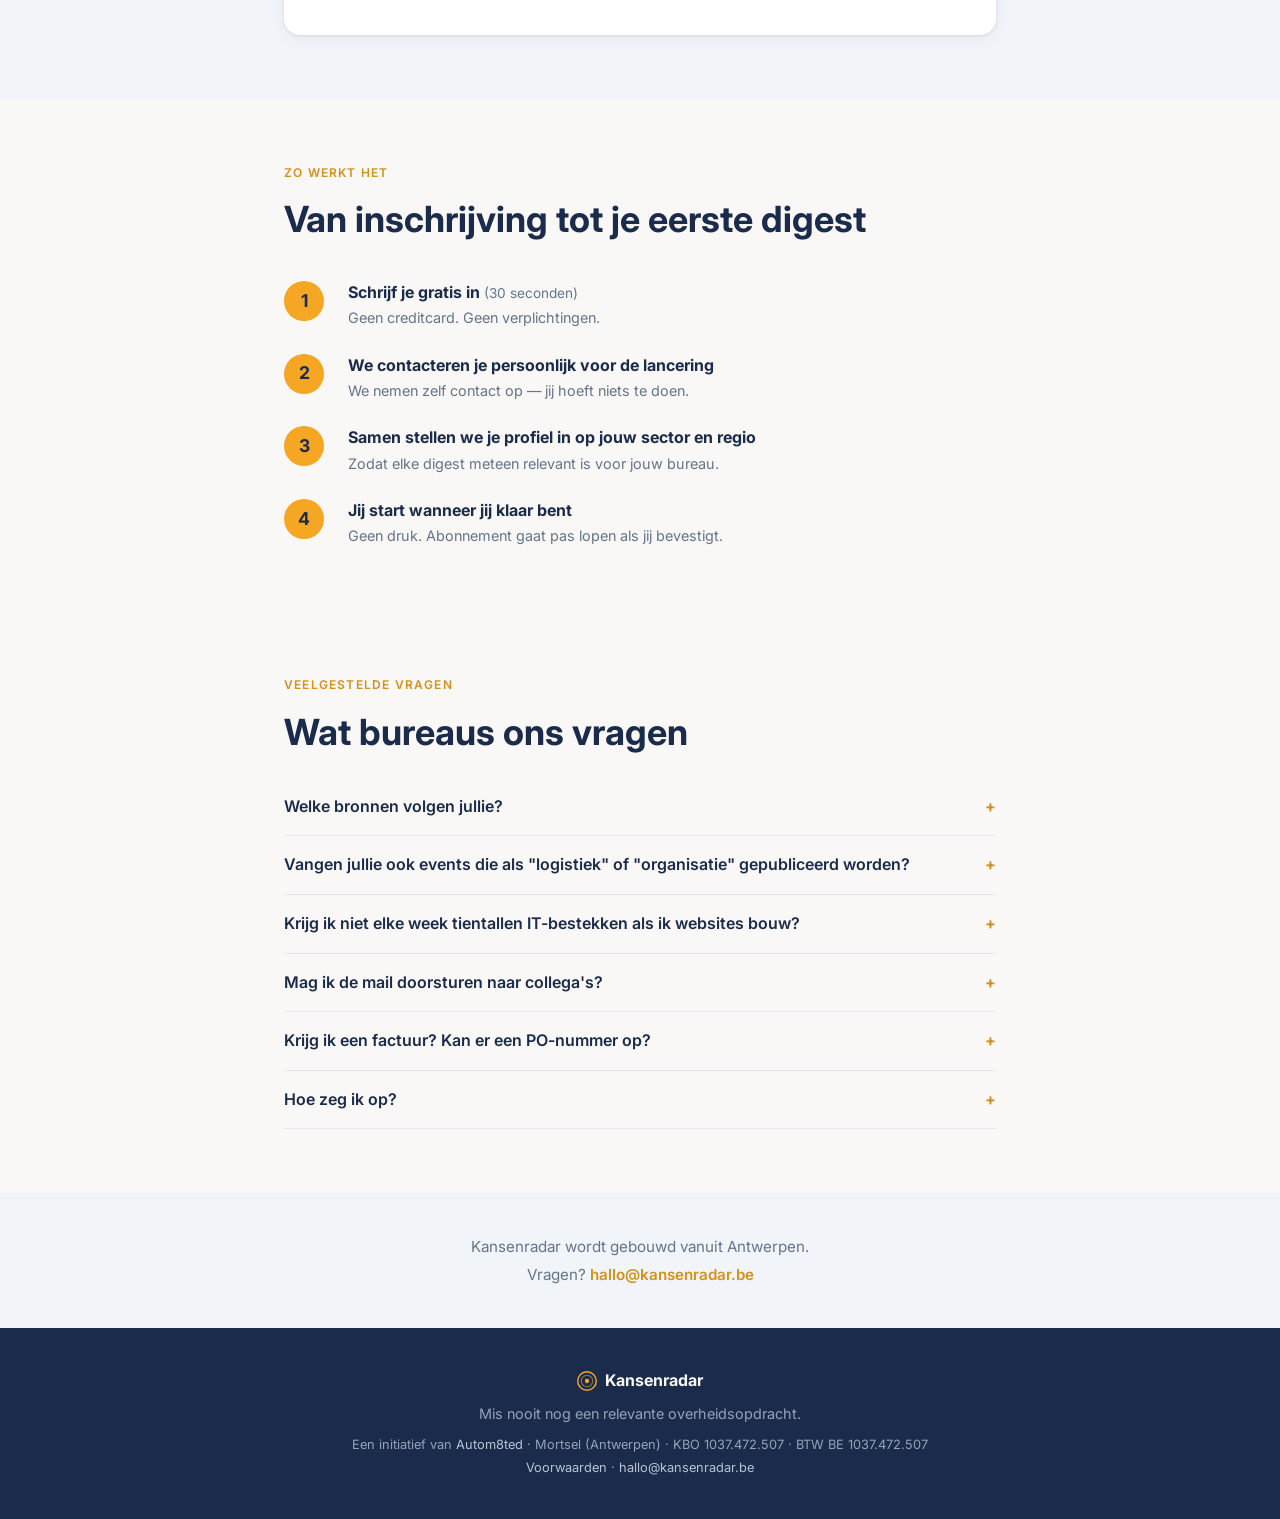
<file: backup/pre-design-refresh-2026-10-13/site/index.html>
<!DOCTYPE html>
<html lang="nl-BE">
<head>
    <meta charset="UTF-8">
    <meta name="viewport" content="width=device-width, initial-scale=1.0">
    <title>Kansenradar — Overheidsopdrachten voor marketing- en communicatiebureaus</title>
    <meta name="description" content="Mis nooit nog een relevante overheidsopdracht. Kansenradar volgt de overheidsopdrachten op en stuurt jou elke week alleen de kansen die echt relevant zijn voor jouw bureau.">

    <!-- Open Graph -->
    <meta property="og:title" content="Kansenradar — Mis nooit nog een relevante overheidsopdracht">
    <meta property="og:description" content="Elke week gefilterde en samengevatte overheidsopdrachten in je inbox. Speciaal voor Belgische marketing- en communicatiebureaus.">
    <meta property="og:image" content="https://kansenradar.be/assets/og-image.png">
    <meta property="og:url" content="https://kansenradar.be/">
    <meta property="og:type" content="website">
    <meta property="og:locale" content="nl_BE">

    <!-- Twitter Card -->
    <meta name="twitter:card" content="summary_large_image">
    <meta name="twitter:title" content="Kansenradar">
    <meta name="twitter:description" content="Wekelijks gefilterde overheidsopdrachten voor marketing- en communicatiebureaus.">
    <meta name="twitter:image" content="https://kansenradar.be/assets/og-image.png">

    <link rel="canonical" href="https://kansenradar.be/">

    <!-- Favicon -->
    <link rel="icon" type="image/svg+xml" href="assets/favicon.svg">
    <link rel="icon" type="image/x-icon" href="assets/favicon.ico">

    <!-- Inter Font -->
    <link rel="preconnect" href="https://fonts.googleapis.com">
    <link rel="preconnect" href="https://fonts.gstatic.com" crossorigin>
    <link href="https://fonts.googleapis.com/css2?family=Inter:wght@400;600;700&display=swap" rel="stylesheet">

    <link rel="stylesheet" href="css/style.css">
</head>
<body>

    <!-- HEADER -->
    <header class="site-header">
        <div class="container">
            <div class="logo">
                <svg width="28" height="28" viewBox="0 0 28 28" fill="none" aria-hidden="true">
                    <circle cx="14" cy="14" r="13" stroke="#F5A623" stroke-width="2"/>
                    <circle cx="14" cy="14" r="8" stroke="#F5A623" stroke-width="1.5" opacity="0.6"/>
                    <circle cx="14" cy="14" r="3" fill="#F5A623"/>
                    <line x1="14" y1="1" x2="14" y2="5" stroke="#F5A623" stroke-width="2" stroke-linecap="round"/>
                </svg>
                <span>Kansenradar</span>
            </div>
            <p class="header-tag">Voor marketing- en communicatiebureaus</p>
        </div>
    </header>

    <main>

        <!-- 1. PROBLEEM -->
        <section class="section-problem">
            <div class="container">
                <h1>Elke week publiceren Vlaamse overheden nieuwe marketingopdrachten. De meeste bureaus missen ze.</h1>
                <p class="positioning-line">Kansenradar is een intelligence service die elke week overheidsopdrachten filtert en samenvat voor marketing- en communicatiebureaus in Vlaanderen.</p>
                <p class="lead">Niet door gebrek aan kwaliteit. Maar omdat niemand tijd had om tientallen platformen dagelijks te checken.</p>
                <div class="problem-stats">
                    <div class="stat">
                        <span class="stat-num">40.000+</span>
                        <span class="stat-label">overheidsopdrachten per jaar in België</span>
                    </div>
                    <div class="stat">
                        <span class="stat-num">20+</span>
                        <span class="stat-label">platformen waar ze verspreid staan</span>
                    </div>
                    <div class="stat">
                        <span class="stat-num">€0</span>
                        <span class="stat-label">omzet als je het dossier te laat vindt</span>
                    </div>
                </div>
            </div>
        </section>

        <!-- 2. OPLOSSING -->
        <section class="section-solution">
            <div class="container">
                <div class="solution-card">
                    <div class="solution-icon" aria-hidden="true">
                        <svg width="40" height="40" viewBox="0 0 40 40" fill="none">
                            <circle cx="20" cy="20" r="19" stroke="#F5A623" stroke-width="2"/>
                            <circle cx="20" cy="20" r="11" stroke="#F5A623" stroke-width="1.5" opacity="0.5"/>
                            <circle cx="20" cy="20" r="4" fill="#F5A623"/>
                        </svg>
                    </div>
                    <h2>Kansenradar volgt de overheidsopdrachten op en stuurt jou elke week alleen de opdrachten die relevant zijn voor jouw bureau.</h2>
                    <p>Geen platform om in te loggen. Geen dashboard om bij te houden. Elke maandagochtend één duidelijke mail in je inbox.</p>
                    <p class="sources-note">Vandaag volgen we alle Europese publicaties (TED), waar de grotere opdrachten van steden, provincies en Vlaamse agentschappen staan. De Belgische publicaties (e&#8209;Procurement), met ook de kleinere opdrachten, komen erbij vóór we lanceren.</p>
                </div>
            </div>
        </section>

        <!-- 3. CONCRETE OUTPUT — Digest mockup -->
        <section class="section-output">
            <div class="container">
                <p class="eyebrow">Zo ziet jouw wekelijkse mail eruit</p>
                <h2 class="section-title">Elke maandag om 7:00 in je inbox</h2>

                <div class="digest-mockup">
                    <div class="digest-header">
                        <div class="digest-meta">
                            <span class="digest-from">Van: digest@kansenradar.be</span>
                            <span class="digest-subject">Jouw Kansenradar — week van 18 januari</span>
                        </div>
                    </div>
                    <div class="digest-body">
                        <p class="digest-intro">Goedemorgen. Deze week 3 relevante opdrachten gevonden voor jouw bureau.</p>

                        <div class="digest-tender">
                            <div class="digest-tender-header">
                                <span class="tender-score score-high">9/10</span>
                                <span class="tender-type">Communicatieopdracht</span>
                            </div>
                            <h3 class="tender-title">Communicatiecampagne rond mobiliteit — Stad Antwerpen</h3>
                            <div class="tender-details">
                                <span><strong>Budget</strong> €45.000 – €80.000</span>
                                <span><strong>Deadline</strong> 16 februari 2027</span>
                                <span><strong>Regio</strong> Antwerpen</span>
                            </div>
                            <p class="tender-summary">Stad Antwerpen zoekt een communicatiebureau voor een meerjarige bewustmakingscampagne rond duurzame mobiliteit. Het traject omvat strategische opmaak, creatie en distributie via online en offline kanalen, met focus op jongeren en pendelaars.</p>
                            <a href="#" class="tender-link" onclick="return false;">Volledig dossier bekijken →</a>
                        </div>

                        <div class="digest-tender">
                            <div class="digest-tender-header">
                                <span class="tender-score score-high">8/10</span>
                                <span class="tender-type">Marketingopdracht</span>
                            </div>
                            <h3 class="tender-title">Marketing en promotie toeristische sector — Provincie Oost-Vlaanderen</h3>
                            <div class="tender-details">
                                <span><strong>Budget</strong> €25.000 – €60.000</span>
                                <span><strong>Deadline</strong> 2 februari 2027</span>
                                <span><strong>Regio</strong> Gent</span>
                            </div>
                            <p class="tender-summary">Provinciebestuur Oost-Vlaanderen zoekt een marketingpartner voor de promotie van toeristische troeven. Opdracht omvat contentstrategie, social media beheer en campagneplanning voor 12 maanden.</p>
                            <a href="#" class="tender-link" onclick="return false;">Volledig dossier bekijken →</a>
                        </div>

                        <div class="digest-tender digest-tender--medium">
                            <div class="digest-tender-header">
                                <span class="tender-score score-medium">6/10</span>
                                <span class="tender-type">Evenement</span>
                            </div>
                            <h3 class="tender-title">Organisatie en communicatie jaarlijkse infodagen — VDAB</h3>
                            <div class="tender-details">
                                <span><strong>Budget</strong> op aanvraag</span>
                                <span><strong>Deadline</strong> 9 februari 2027</span>
                                <span><strong>Regio</strong> Heel Vlaanderen</span>
                            </div>
                            <p class="tender-summary">VDAB zoekt een partner voor de communicatie rond en logistieke organisatie van hun jaarlijkse infodagen in alle Vlaamse provincies. Inclusief digitale communicatiemiddelen.</p>
                            <a href="#" class="tender-link" onclick="return false;">Volledig dossier bekijken →</a>
                        </div>

                        <div class="digest-footer-note">
                            <p>Deze week 47 opdrachten gescand. 3 relevant voor jouw bureau (score ≥ 6/10).</p>
                            <p class="digest-unsubscribe">Voorkeuren aanpassen · Uitschrijven</p>
                        </div>
                    </div>
                </div>
            </div>
        </section>

        <!-- 4. TIJDSWINST -->
        <section class="section-time">
            <div class="container">
                <div class="time-grid">
                    <div class="time-without">
                        <h3>Zonder Kansenradar</h3>
                        <ul>
                            <li>Elke week handmatig 20+ platformen checken</li>
                            <li>Uren verloren aan irrelevante bestekken</li>
                            <li>Toch opdrachten missen door timing</li>
                            <li>Niemand in je bureau die dit structureel doet</li>
                        </ul>
                    </div>
                    <div class="time-with">
                        <h3>Met Kansenradar</h3>
                        <ul>
                            <li>Elke maandag één mail met wat relevant is</li>
                            <li>Samenvatting zodat je in 2 minuten beslist</li>
                            <li>Nooit nog een opdracht missen door timing</li>
                            <li>Jij beslist — wij monitoren</li>
                        </ul>
                    </div>
                </div>
                <div class="time-statement">
                    <p class="tagline-large">Wij zoeken. Jij beslist.</p>
                </div>
            </div>
        </section>

        <!-- 5. SCHAARSTE -->
        <section class="section-scarcity">
            <div class="container">
                <div class="scarcity-banner">
                    <div class="scarcity-icon" aria-hidden="true">
                        <svg width="36" height="36" viewBox="0 0 24 24" fill="none" stroke="#F5A623" stroke-width="1.8" stroke-linecap="round" stroke-linejoin="round">
                            <path d="M13 2 3 14h7l-1 8 10-12h-7l1-8z"/>
                        </svg>
                    </div>
                    <div>
                        <h2>We zijn bijna klaar om te lanceren.</h2>
                        <p>Wees erbij van dag één.</p>
                    </div>
                </div>
            </div>
        </section>

        <!-- 6. PRICING -->
        <section class="section-pricing">
            <div class="container">
                <p class="eyebrow">Eenvoudige pricing</p>
                <h2 class="section-title">Eén vaste prijs. Geen verrassingen.</h2>

                <div class="comparison-table-wrapper">
                    <h3 class="comparison-title">Waarom bureaus kiezen voor Kansenradar</h3>
                    <div class="comparison-scroll">
                        <table class="comparison-table">
                            <thead>
                                <tr>
                                    <th></th>
                                    <th class="col-competitor">TenderWolf</th>
                                    <th class="col-us">Kansenradar</th>
                                </tr>
                            </thead>
                            <tbody>
                                <tr>
                                    <td>Prijs</td>
                                    <td class="col-competitor">€79/maand</td>
                                    <td class="col-us">€29/maand (founding)</td>
                                </tr>
                                <tr>
                                    <td>Sector</td>
                                    <td class="col-competitor">Alle sectoren</td>
                                    <td class="col-us">Alleen jouw sector</td>
                                </tr>
                                <tr>
                                    <td>Filtering</td>
                                    <td class="col-competitor">Doe je zelf</td>
                                    <td class="col-us">Wij doen het voor jou</td>
                                </tr>
                                <tr>
                                    <td>Output</td>
                                    <td class="col-competitor">Dashboard</td>
                                    <td class="col-us">Wekelijkse digest mail</td>
                                </tr>
                                <tr>
                                    <td>Menselijke check</td>
                                    <td class="col-competitor">Nee</td>
                                    <td class="col-us">Ja</td>
                                </tr>
                                <tr>
                                    <td>Subsidies</td>
                                    <td class="col-competitor">Nee</td>
                                    <td class="col-us">Binnenkort</td>
                                </tr>
                            </tbody>
                        </table>
                    </div>
                </div>

                <div class="pricing-cards">
                    <div class="pricing-card pricing-card--featured">
                        <div class="pricing-badge">FOUNDING MEMBER</div>
                        <div class="pricing-price">
                            <span class="price-original">€59</span>
                            <span class="price-current">€29</span>
                            <span class="price-period">/maand excl. btw</span>
                        </div>
                        <p class="pricing-desc">Voor de eerste 50 bureaus. Je betaalt €29/maand gedurende de eerste 12 maanden, daarna €59.</p>
                        <ul class="pricing-features">
                            <li>Wekelijkse digest op maat</li>
                            <li>Gefilterd op jouw sector en regio</li>
                            <li>AI-samenvatting per opdracht</li>
                            <li>Deadline- en budgetalerts (binnenkort)</li>
                            <li>Directe link naar het volledige dossier</li>
                        </ul>
                        <a href="#formulier" class="btn-primary">Bekijk de founding member voorwaarden →</a>
                    </div>
                    <div class="pricing-card">
                        <div class="pricing-badge pricing-badge--light">STARTER — NA LAUNCH</div>
                        <div class="pricing-price">
                            <span class="price-current price-current--secondary">€59</span>
                            <span class="price-period">/maand excl. btw</span>
                        </div>
                        <p class="pricing-desc">Standaard tarief voor nieuwe klanten na de founding member-periode.</p>
                        <ul class="pricing-features">
                            <li>Alles van Founding Member</li>
                            <li>Zodra de 50 founding member-plaatsen vol zijn</li>
                        </ul>
                        <span class="btn-secondary">Binnenkort beschikbaar</span>
                    </div>
                </div>
                <p class="pricing-note">Alle prijzen excl. btw. Geen jaarcontract. Maandelijks opzegbaar (<a href="voorwaarden.html">voorwaarden</a>). Geen creditcard nodig voor inschrijving op de wachtlijst.<br>Één gewonnen opdracht betaalt je abonnement voor jaren terug.</p>
            </div>
        </section>

        <!-- 7. WACHTLIJSTFORMULIER -->
        <section class="section-waitlist" id="formulier">
            <div class="container">
                <p class="eyebrow">Founding Member — max 50 bureaus</p>
                <h2 class="section-title">Wees erbij van dag één.</h2>
                <p class="section-subtitle">Schrijf je gratis in. We contacteren je persoonlijk voor de lancering — pas dan beslis je of je wil starten.</p>

                <div class="waitlist-form-wrapper">
                    <form id="waitlist-form" class="waitlist-form" novalidate>

                        <!-- Honeypot: onzichtbaar voor mensen, bots vullen dit in -->
                        <div class="hp-field" aria-hidden="true">
                            <label for="website">Website</label>
                            <input type="text" id="website" name="website" tabindex="-1" autocomplete="off">
                        </div>
                        <input type="hidden" id="bron" name="bron" value="">

                        <div class="form-group">
                            <label for="email">E-mailadres <span class="required">*</span></label>
                            <input type="email" id="email" name="email" placeholder="jij@jouwbureau.be" required autocomplete="email" aria-describedby="email-error">
                            <span class="field-error" role="status" aria-live="polite" id="email-error"></span>
                        </div>

                        <div class="form-divider">
                            <span>Enkele korte vragen zodat we de service direct goed kunnen afstemmen</span>
                        </div>

                        <div class="form-group">
                            <label>Schrijft jouw bureau vandaag al in op overheidsopdrachten? <span class="required">*</span></label>
                            <div class="radio-group">
                                <label class="radio-option">
                                    <input type="radio" name="schrijft_al_in" value="ja"> Ja, regelmatig
                                </label>
                                <label class="radio-option">
                                    <input type="radio" name="schrijft_al_in" value="soms"> Soms, maar niet structureel
                                </label>
                                <label class="radio-option">
                                    <input type="radio" name="schrijft_al_in" value="nee"> Nee, nog niet
                                </label>
                            </div>
                            <span class="field-error" role="status" aria-live="polite" id="schrijft-error"></span>
                        </div>

                        <div class="form-group">
                            <label>Hoeveel uur per week spendeer je aan het zoeken naar opdrachten? <span class="required">*</span></label>
                            <div class="radio-group">
                                <label class="radio-option">
                                    <input type="radio" name="uren_per_week" value="0"> Geen — ik doe het nu niet
                                </label>
                                <label class="radio-option">
                                    <input type="radio" name="uren_per_week" value="1-2"> 1–2 uur per week
                                </label>
                                <label class="radio-option">
                                    <input type="radio" name="uren_per_week" value="3-5"> 3–5 uur per week
                                </label>
                                <label class="radio-option">
                                    <input type="radio" name="uren_per_week" value="5+"> Meer dan 5 uur per week
                                </label>
                            </div>
                            <span class="field-error" role="status" aria-live="polite" id="uren-error"></span>
                        </div>

                        <div class="form-group">
                            <label>Gebruik je vandaag al een tool zoals TenderWolf? <span class="required">*</span></label>
                            <div class="radio-group">
                                <label class="radio-option">
                                    <input type="radio" name="gebruikt_tool" value="ja-tenderwolf"> Ja, TenderWolf
                                </label>
                                <label class="radio-option">
                                    <input type="radio" name="gebruikt_tool" value="ja-andere"> Ja, een andere tool
                                </label>
                                <label class="radio-option">
                                    <input type="radio" name="gebruikt_tool" value="nee"> Nee, geen tool
                                </label>
                            </div>
                            <span class="field-error" role="status" aria-live="polite" id="tool-error"></span>
                        </div>

                        <div class="form-group">
                            <label for="frustratie">Wat is je grootste frustratie met het huidige proces? <span class="optional">(optioneel)</span></label>
                            <textarea id="frustratie" name="grootste_frustratie" rows="3" placeholder="Te veel ruis, irrelevante opdrachten, te laat doorhebben dat een bestek bestaat..."></textarea>
                        </div>

                        <div class="form-group">
                            <label>Hoeveel medewerkers heeft jouw bureau? <span class="required">*</span></label>
                            <div class="radio-group radio-group--inline">
                                <label class="radio-option">
                                    <input type="radio" name="aantal_medewerkers" value="1-5"> 1–5
                                </label>
                                <label class="radio-option">
                                    <input type="radio" name="aantal_medewerkers" value="6-15"> 6–15
                                </label>
                                <label class="radio-option">
                                    <input type="radio" name="aantal_medewerkers" value="16-30"> 16–30
                                </label>
                                <label class="radio-option">
                                    <input type="radio" name="aantal_medewerkers" value="30+"> 30+
                                </label>
                            </div>
                            <span class="field-error" role="status" aria-live="polite" id="medewerkers-error"></span>
                        </div>

                        <div class="form-group">
                            <label>Hoe interessant is Kansenradar voor jouw bureau? <span class="required">*</span></label>
                            <div class="radio-group">
                                <label class="radio-option">
                                    <input type="radio" name="interesse" value="uitproberen"> Heel interessant: ik wil het uitproberen bij de lancering
                                </label>
                                <label class="radio-option">
                                    <input type="radio" name="interesse" value="meer-zien"> Interessant: ik wil eerst meer zien
                                </label>
                                <label class="radio-option">
                                    <input type="radio" name="interesse" value="nieuwsgierig"> Ik ben vooral nieuwsgierig
                                </label>
                            </div>
                            <span class="field-error" role="status" aria-live="polite" id="interesse-error"></span>
                        </div>

                        <div class="form-submit">
                            <button type="submit" class="btn-primary btn-large" id="submit-btn">
                                <span class="btn-text">Claim je plek — betaal nog niets →</span>
                                <span class="btn-loading" hidden>Bezig...</span>
                            </button>
                            <p class="form-disclaimer">✓ Gratis inschrijven &nbsp;·&nbsp; ✓ Geen creditcard &nbsp;·&nbsp; ✓ Abonnement start pas als jij bevestigt</p>
                        </div>

                    </form>

                    <div id="waitlist-success" class="success-message" hidden>
                        <div class="success-icon" aria-hidden="true">✓</div>
                        <h3>Je staat op de lijst.</h3>
                        <p>Check je inbox: je krijgt meteen een voorbeeld van de digest, met echte opdrachten van de voorbije weken. Zodra de lancering in zicht is, nemen we persoonlijk contact op.</p>
                        <p class="success-note">Heb je vragen? Stuur een mail naar <a href="mailto:hallo@kansenradar.be">hallo@kansenradar.be</a></p>
                    </div>
                </div>
            </div>
        </section>

        <!-- 8. ZO WERKT HET -->
        <section class="section-how">
            <div class="container">
                <p class="eyebrow">Zo werkt het</p>
                <h2 class="section-title">Van inschrijving tot je eerste digest</h2>
                <div class="steps">
                    <div class="step">
                        <div class="step-number">1</div>
                        <div class="step-content">
                            <h3>Schrijf je gratis in <span class="step-note">(30 seconden)</span></h3>
                            <p>Geen creditcard. Geen verplichtingen.</p>
                        </div>
                    </div>
                    <div class="step">
                        <div class="step-number">2</div>
                        <div class="step-content">
                            <h3>We contacteren je persoonlijk voor de lancering</h3>
                            <p>We nemen zelf contact op — jij hoeft niets te doen.</p>
                        </div>
                    </div>
                    <div class="step">
                        <div class="step-number">3</div>
                        <div class="step-content">
                            <h3>Samen stellen we je profiel in op jouw sector en regio</h3>
                            <p>Zodat elke digest meteen relevant is voor jouw bureau.</p>
                        </div>
                    </div>
                    <div class="step">
                        <div class="step-number">4</div>
                        <div class="step-content">
                            <h3>Jij start wanneer jij klaar bent</h3>
                            <p>Geen druk. Abonnement gaat pas lopen als jij bevestigt.</p>
                        </div>
                    </div>
                </div>
            </div>
        </section>

    </main>

    <!-- FAQ -->
    <section class="section-faq">
        <div class="container">
            <p class="eyebrow">Veelgestelde vragen</p>
            <h2 class="section-title">Wat bureaus ons vragen</h2>
            <div class="faq-list">
                <details>
                    <summary>Welke bronnen volgen jullie?</summary>
                    <p>Vandaag alle Europese publicaties (TED). Daar staan de grotere opdrachten van steden, provincies, Vlaamse agentschappen en federale diensten. De Belgische publicaties (e&#8209;Procurement), met ook de kleinere opdrachten van gemeenten, komen erbij vóór we lanceren. Je abonnement start pas als dat zo is.</p>
                </details>
                <details>
                    <summary>Vangen jullie ook events die als "logistiek" of "organisatie" gepubliceerd worden?</summary>
                    <p>We selecteren op de officiële categorieën voor evenementen, reclame, marketing, PR en webdesign. Een event dat enkel onder "logistiek" staat, valt daar soms buiten. Dat verfijnen we nog vóór de lancering, en twijfelgevallen kijkt een mens na.</p>
                </details>
                <details>
                    <summary>Krijg ik niet elke week tientallen IT-bestekken als ik websites bouw?</summary>
                    <p>Nee. We selecteren op websiteontwerp, niet op IT in het algemeen. Grote software- en serverprojecten vallen daardoor weg.</p>
                </details>
                <details>
                    <summary>Mag ik de mail doorsturen naar collega's?</summary>
                    <p>Ja, binnen je eigen bureau mag dat gewoon. Wil je de mail rechtstreeks op meerdere adressen ontvangen, laat het ons weten.</p>
                </details>
                <details>
                    <summary>Krijg ik een factuur? Kan er een PO-nummer op?</summary>
                    <p>Je krijgt elke maand een factuur op naam van je bureau, excl. btw. Een PO-nummer of eigen referentie zetten we er graag op.</p>
                </details>
                <details>
                    <summary>Hoe zeg ik op?</summary>
                    <p>Stuur een mail naar <a href="mailto:hallo@kansenradar.be">hallo@kansenradar.be</a>. Je abonnement stopt op het einde van de lopende maand. Geen jaarcontract, geen opzegtermijn. Meer in de <a href="voorwaarden.html">voorwaarden</a>.</p>
                </details>
            </div>
        </div>
    </section>

    <!-- WIE ZIJN WIJ -->
    <section class="section-about">
        <div class="container">
            <p class="about-text">Kansenradar wordt gebouwd vanuit Antwerpen.<br>Vragen? <a href="mailto:hallo@kansenradar.be">hallo@kansenradar.be</a></p>
        </div>
    </section>

    <!-- FOOTER -->
    <footer class="site-footer">
        <div class="container">
            <div class="footer-logo">
                <svg width="20" height="20" viewBox="0 0 28 28" fill="none" aria-hidden="true">
                    <circle cx="14" cy="14" r="13" stroke="#F5A623" stroke-width="2"/>
                    <circle cx="14" cy="14" r="8" stroke="#F5A623" stroke-width="1.5" opacity="0.6"/>
                    <circle cx="14" cy="14" r="3" fill="#F5A623"/>
                </svg>
                <span>Kansenradar</span>
            </div>
            <p class="footer-tagline">Mis nooit nog een relevante overheidsopdracht.</p>
            <p class="footer-legal">Een initiatief van <a href="https://autom8ted.be">Autom8ted</a> · Mortsel (Antwerpen) · KBO 1037.472.507 · BTW BE 1037.472.507<br><a href="voorwaarden.html">Voorwaarden</a> · <a href="mailto:hallo@kansenradar.be">hallo@kansenradar.be</a></p>
        </div>
    </footer>

    <script src="js/main.js"></script>
</body>
</html>
</file>
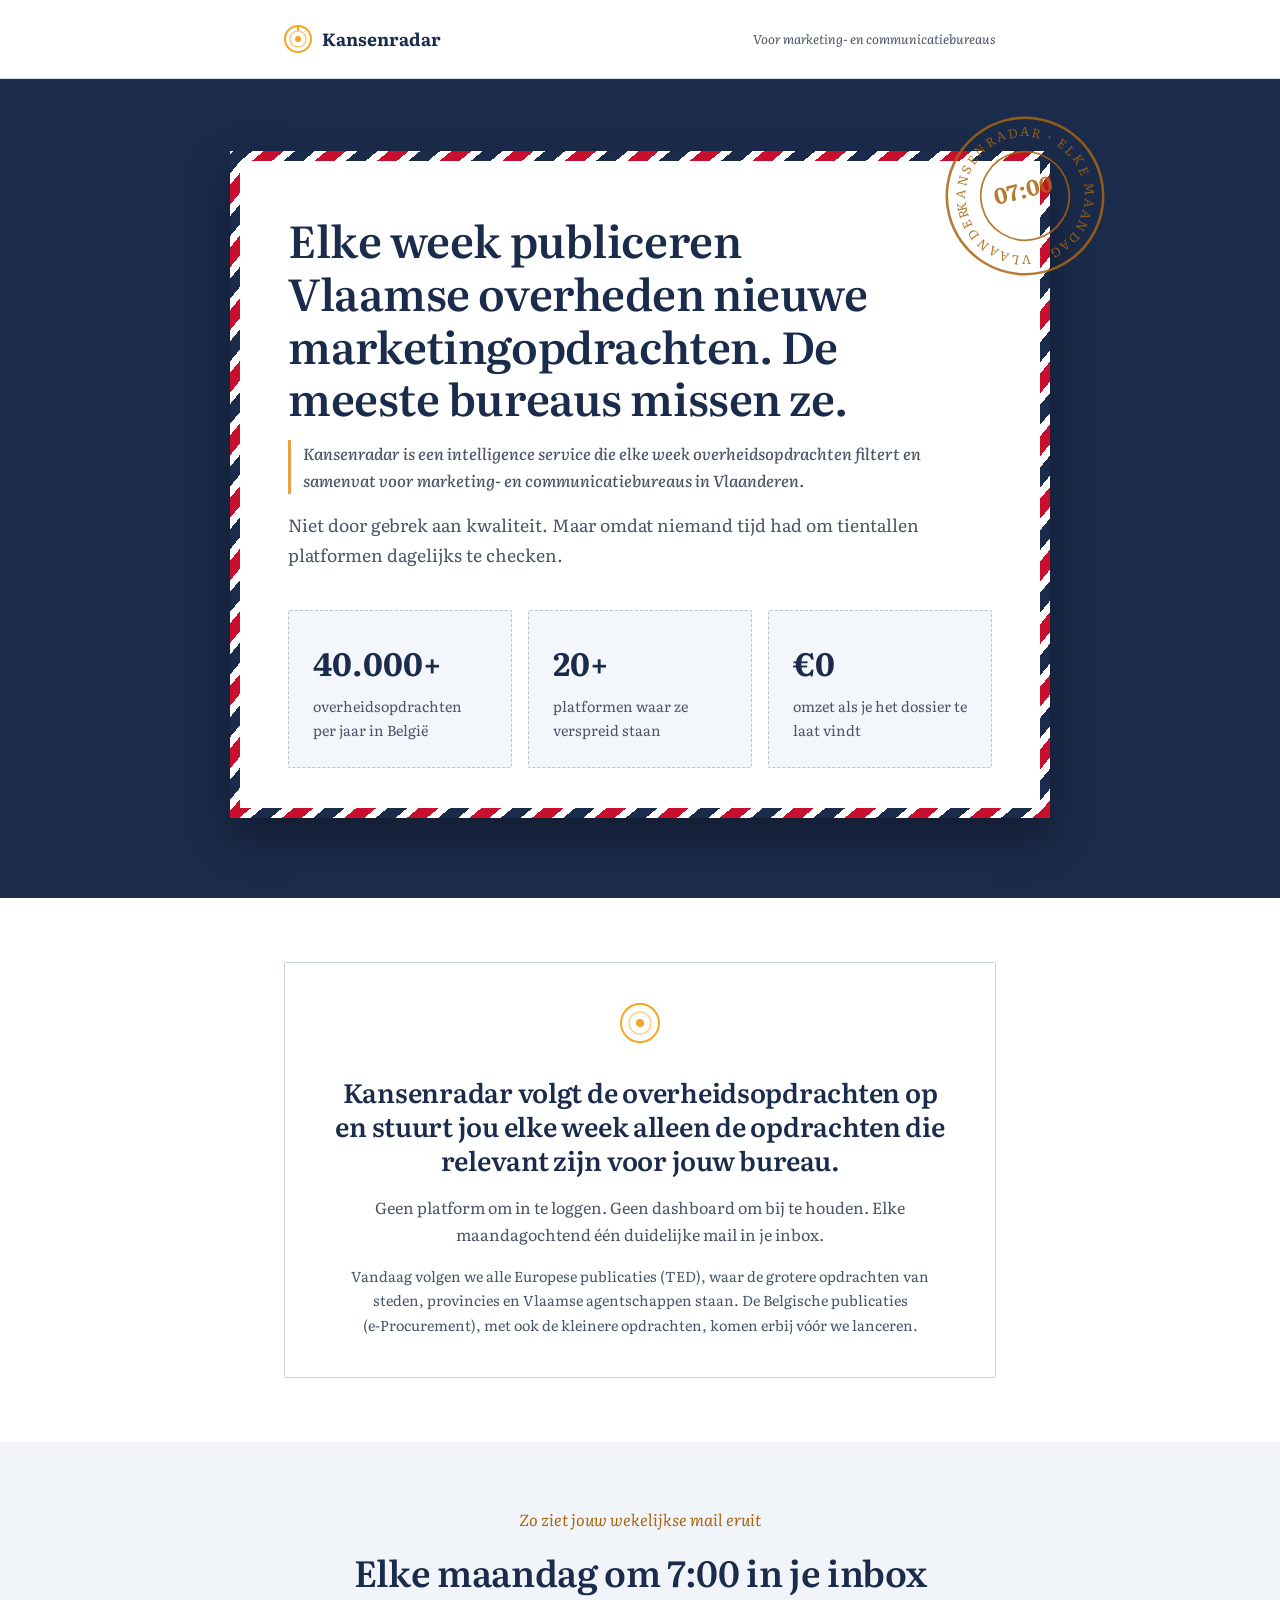
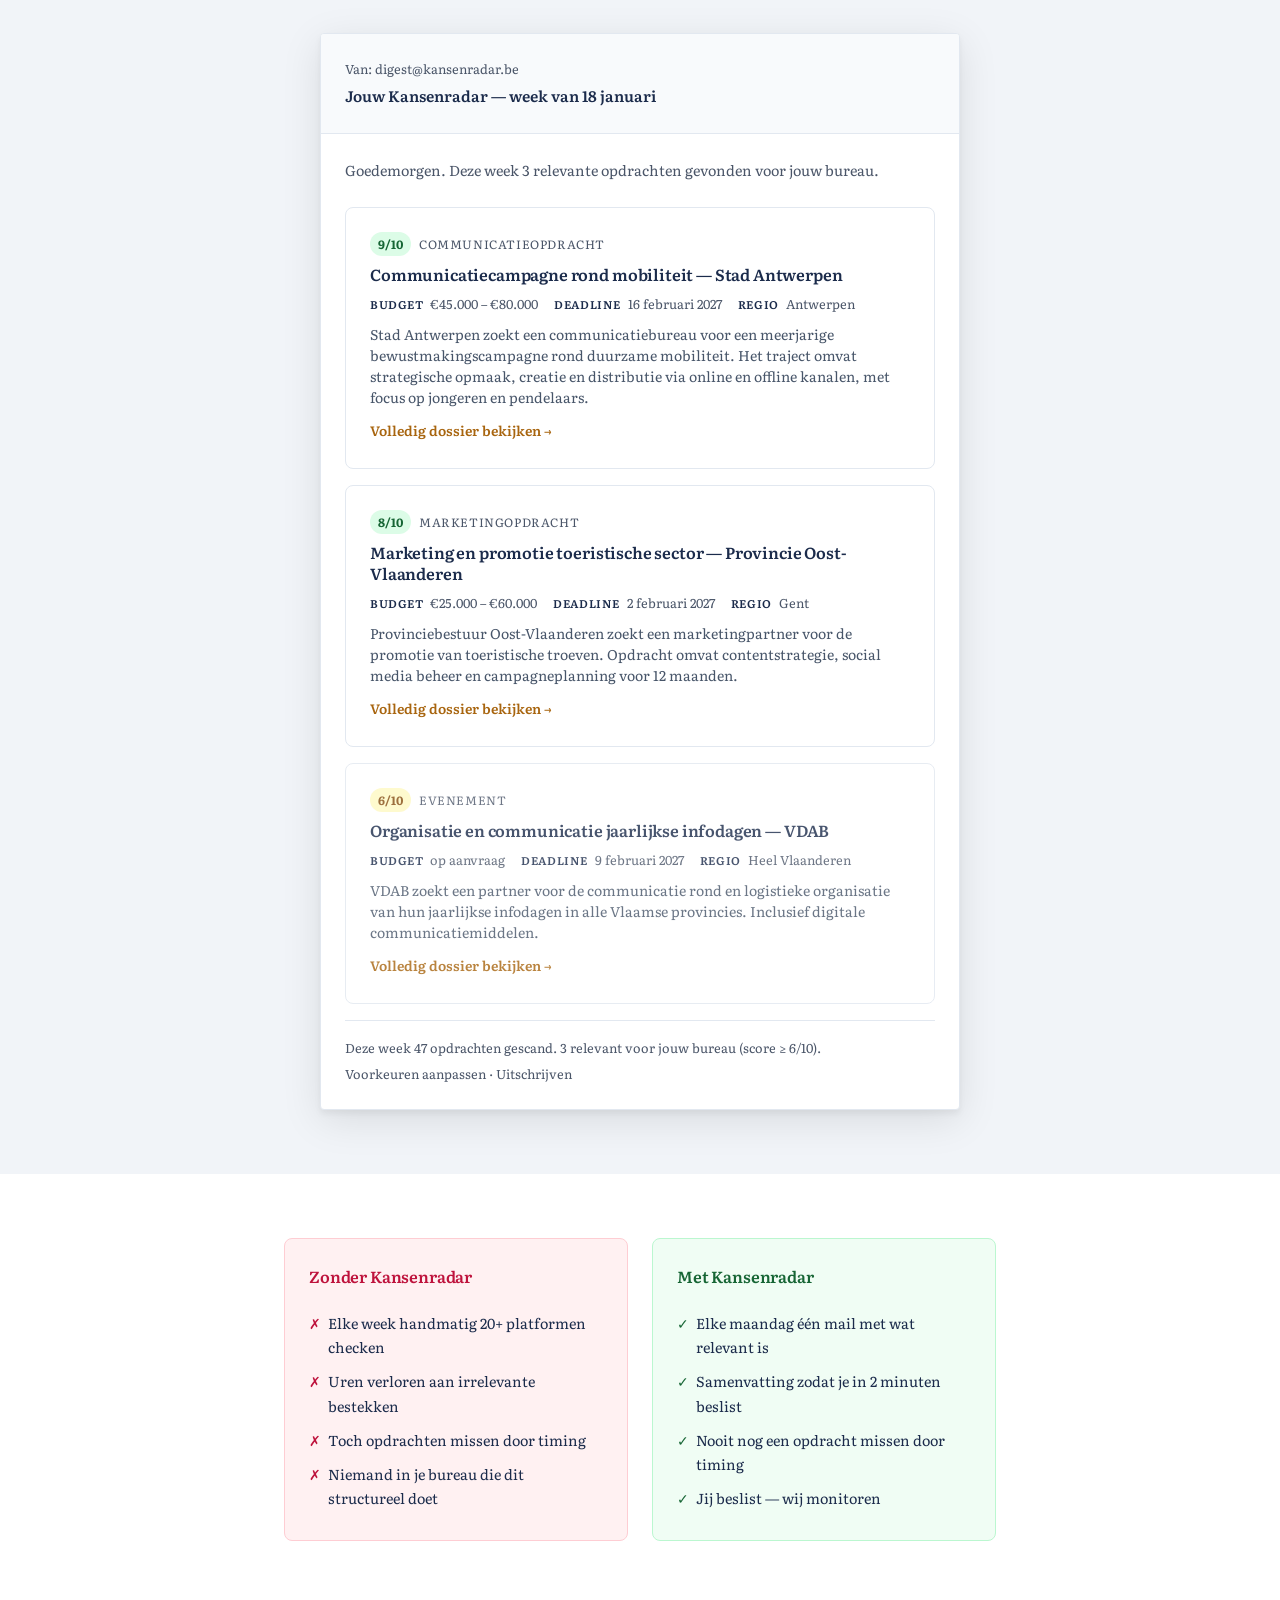
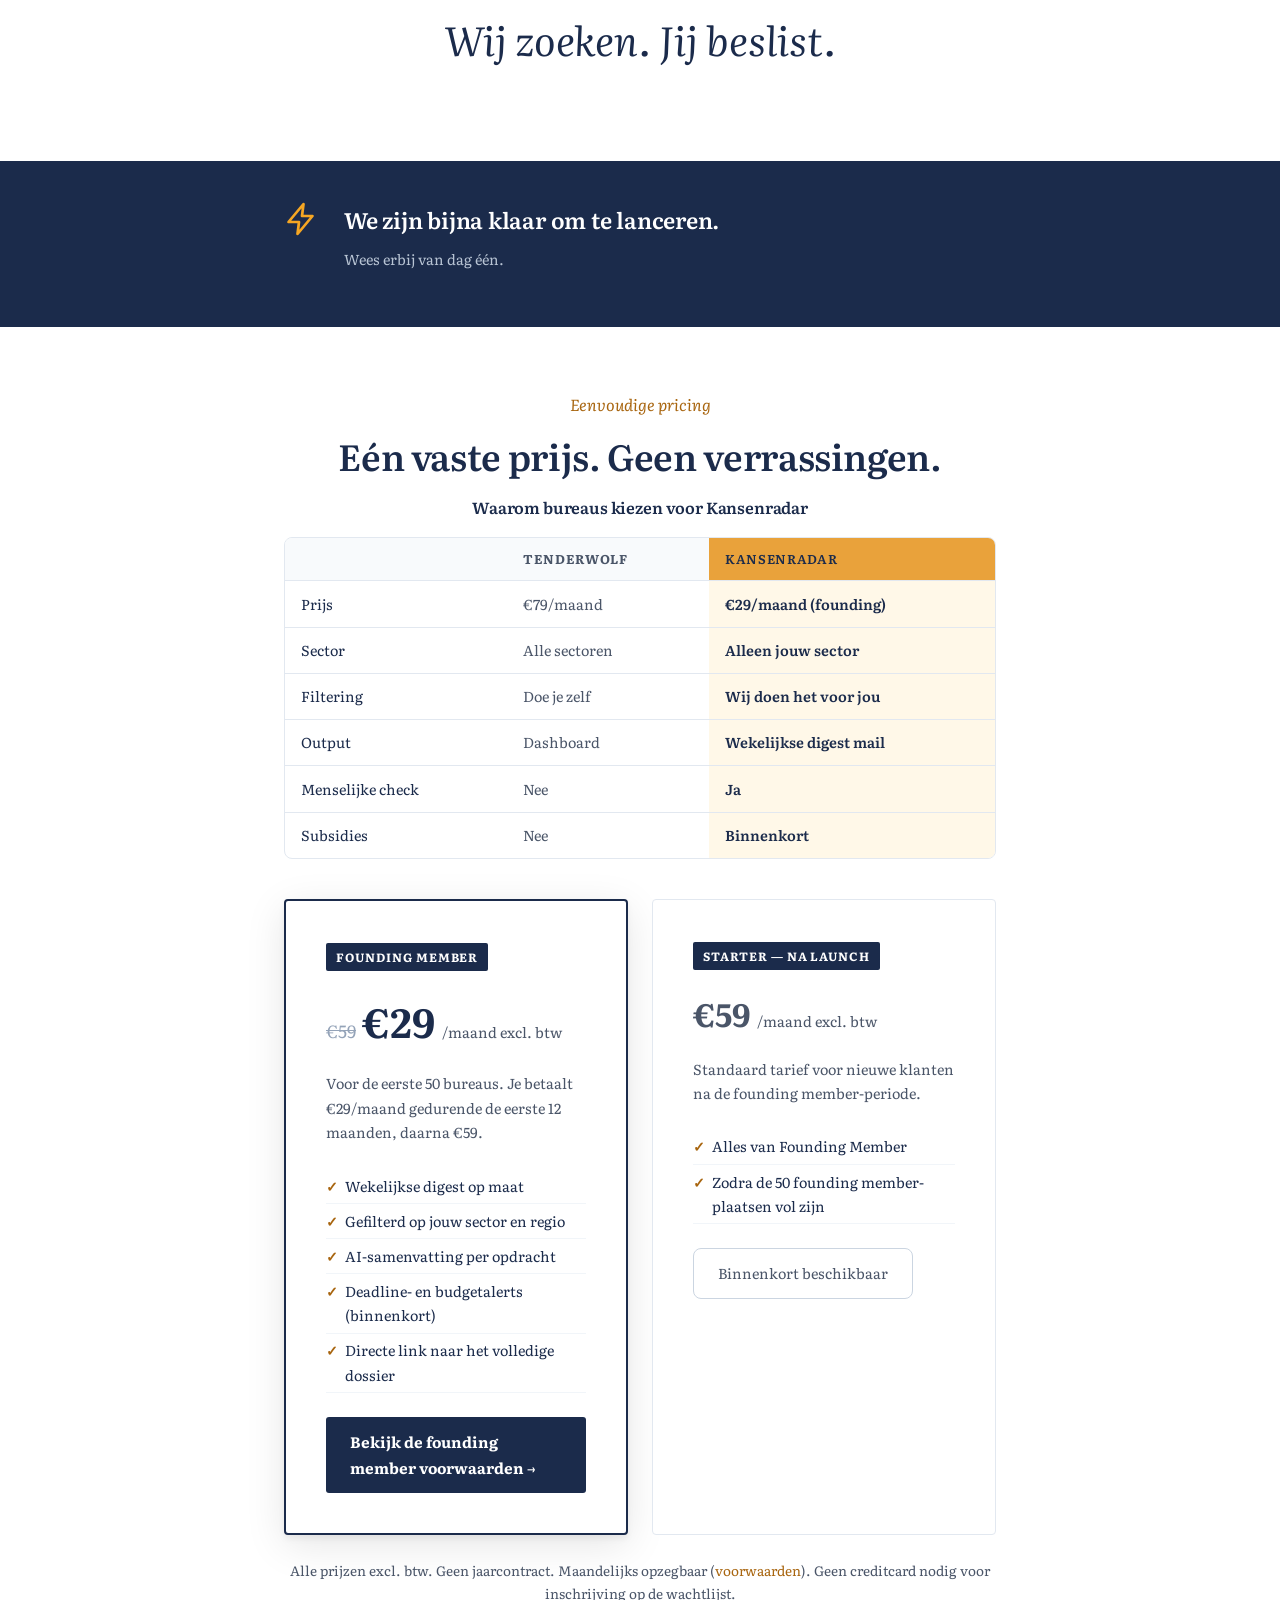
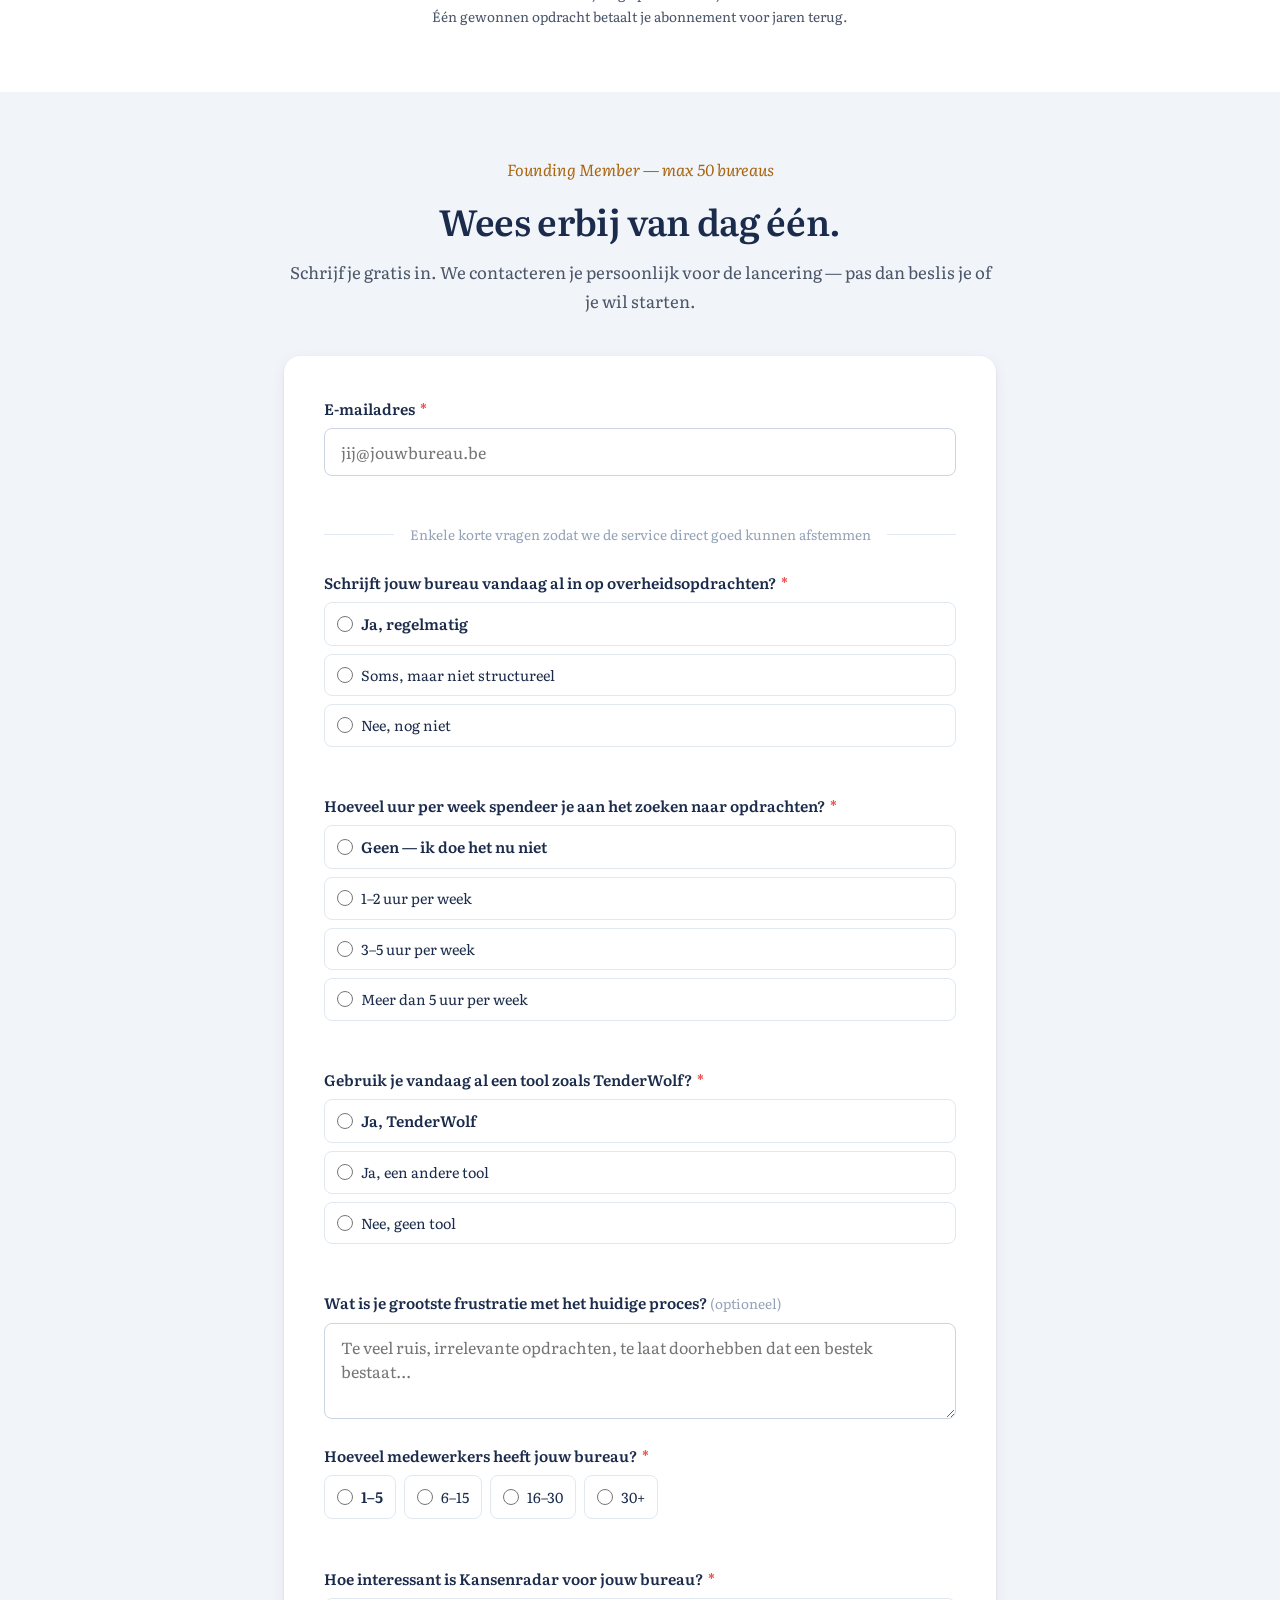
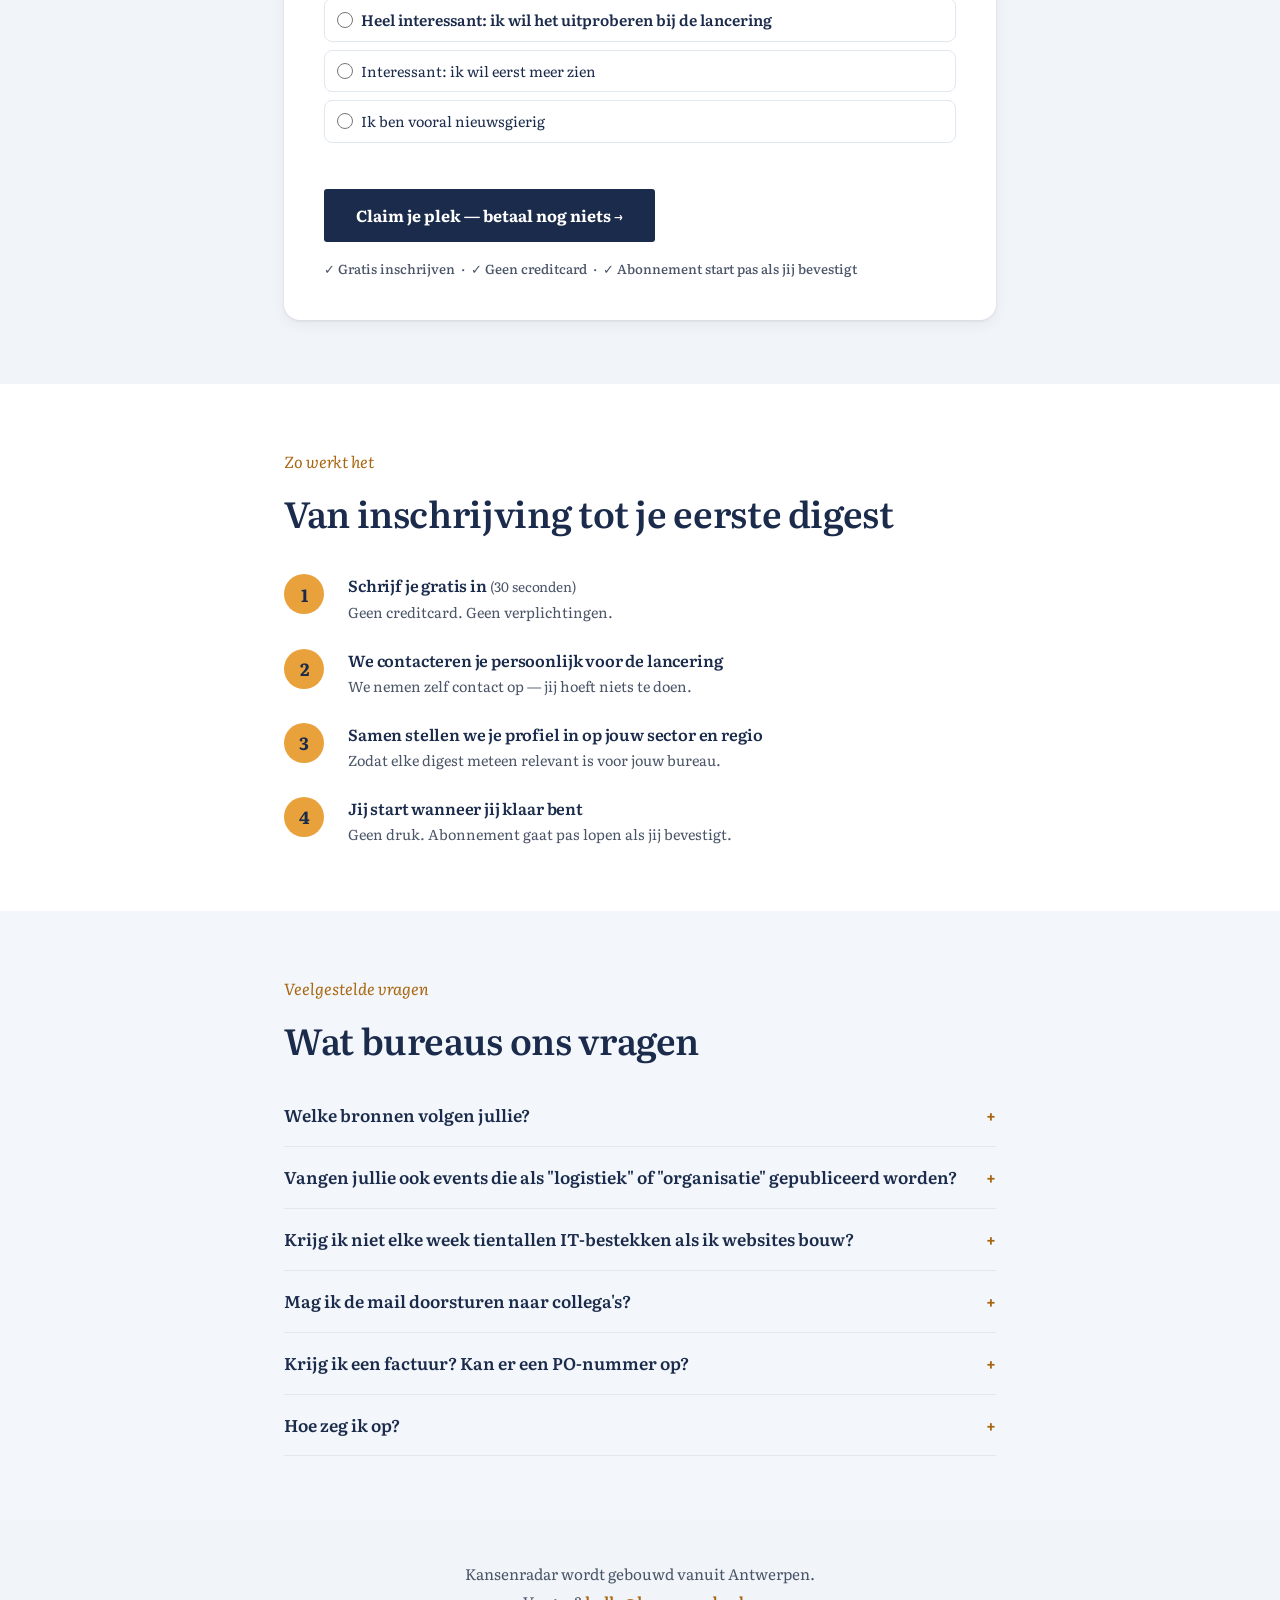
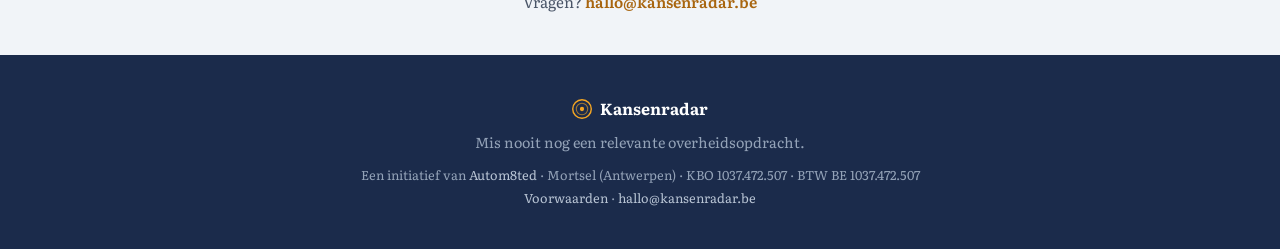
<file: design-varianten/variant-a.html>
<!DOCTYPE html>
<html lang="nl-BE">
<head>
    <meta charset="UTF-8">
    <meta name="viewport" content="width=device-width, initial-scale=1.0">
    <title>Kansenradar — Overheidsopdrachten voor marketing- en communicatiebureaus</title>
    <meta name="description" content="Mis nooit nog een relevante overheidsopdracht. Kansenradar volgt de overheidsopdrachten op en stuurt jou elke week alleen de kansen die echt relevant zijn voor jouw bureau.">

    <!-- Open Graph -->
    <meta property="og:title" content="Kansenradar — Mis nooit nog een relevante overheidsopdracht">
    <meta property="og:description" content="Elke week gefilterde en samengevatte overheidsopdrachten in je inbox. Speciaal voor Belgische marketing- en communicatiebureaus.">
    <meta property="og:image" content="https://kansenradar.be/assets/og-image.png">
    <meta property="og:url" content="https://kansenradar.be/">
    <meta property="og:type" content="website">
    <meta property="og:locale" content="nl_BE">

    <!-- Twitter Card -->
    <meta name="twitter:card" content="summary_large_image">
    <meta name="twitter:title" content="Kansenradar">
    <meta name="twitter:description" content="Wekelijks gefilterde overheidsopdrachten voor marketing- en communicatiebureaus.">
    <meta name="twitter:image" content="https://kansenradar.be/assets/og-image.png">

    <link rel="canonical" href="https://kansenradar.be/">

    <!-- Favicon -->
    <link rel="icon" type="image/svg+xml" href="../site/assets/favicon.svg">
    <link rel="icon" type="image/x-icon" href="../site/assets/favicon.ico">

    <!-- Inter Font -->
    <link rel="preconnect" href="https://fonts.googleapis.com">
    <link rel="preconnect" href="https://fonts.gstatic.com" crossorigin>
    <link href="https://fonts.googleapis.com/css2?family=Literata:ital,opsz,wght@0,7..72,400;0,7..72,600;0,7..72,700;1,7..72,400&display=swap" rel="stylesheet">

    <link rel="stylesheet" href="../site/css/style.css">
    <link rel="stylesheet" href="variant-a.css">
</head>
<body class="variant-a">

    <!-- HEADER -->
    <header class="site-header">
        <div class="container">
            <div class="logo">
                <svg width="28" height="28" viewBox="0 0 28 28" fill="none" aria-hidden="true">
                    <circle cx="14" cy="14" r="13" stroke="#F5A623" stroke-width="2"/>
                    <circle cx="14" cy="14" r="8" stroke="#F5A623" stroke-width="1.5" opacity="0.6"/>
                    <circle cx="14" cy="14" r="3" fill="#F5A623"/>
                    <line x1="14" y1="1" x2="14" y2="5" stroke="#F5A623" stroke-width="2" stroke-linecap="round"/>
                </svg>
                <span>Kansenradar</span>
            </div>
            <p class="header-tag">Voor marketing- en communicatiebureaus</p>
        </div>
    </header>

    <main>

        <!-- 1. PROBLEEM -->
        <section class="section-problem">
            <div class="kr-stamp" aria-hidden="true">
                <svg viewBox="0 0 200 200"><defs><path id="kr-c" d="M100,100 m-70,0 a70,70 0 1,1 140,0 a70,70 0 1,1 -140,0"/></defs>
                <circle cx="100" cy="100" r="92" fill="none" stroke="currentColor" stroke-width="3"/>
                <circle cx="100" cy="100" r="52" fill="none" stroke="currentColor" stroke-width="2"/>
                <text font-size="15" letter-spacing="2.4" fill="currentColor"><textPath href="#kr-c">KANSENRADAR · ELKE MAANDAG · VLAANDEREN ·</textPath></text>
                <text x="100" y="102" text-anchor="middle" font-size="26" font-weight="700" fill="currentColor">07:00</text>
                </svg>
            </div>
            <div class="container">
                <h1>Elke week publiceren Vlaamse overheden nieuwe marketingopdrachten. De meeste bureaus missen ze.</h1>
                <p class="positioning-line">Kansenradar is een intelligence service die elke week overheidsopdrachten filtert en samenvat voor marketing- en communicatiebureaus in Vlaanderen.</p>
                <p class="lead">Niet door gebrek aan kwaliteit. Maar omdat niemand tijd had om tientallen platformen dagelijks te checken.</p>
                <div class="problem-stats">
                    <div class="stat">
                        <span class="stat-num">40.000+</span>
                        <span class="stat-label">overheidsopdrachten per jaar in België</span>
                    </div>
                    <div class="stat">
                        <span class="stat-num">20+</span>
                        <span class="stat-label">platformen waar ze verspreid staan</span>
                    </div>
                    <div class="stat">
                        <span class="stat-num">€0</span>
                        <span class="stat-label">omzet als je het dossier te laat vindt</span>
                    </div>
                </div>
            </div>
        </section>

        <!-- 2. OPLOSSING -->
        <section class="section-solution">
            <div class="container">
                <div class="solution-card">
                    <div class="solution-icon" aria-hidden="true">
                        <svg width="40" height="40" viewBox="0 0 40 40" fill="none">
                            <circle cx="20" cy="20" r="19" stroke="#F5A623" stroke-width="2"/>
                            <circle cx="20" cy="20" r="11" stroke="#F5A623" stroke-width="1.5" opacity="0.5"/>
                            <circle cx="20" cy="20" r="4" fill="#F5A623"/>
                        </svg>
                    </div>
                    <h2>Kansenradar volgt de overheidsopdrachten op en stuurt jou elke week alleen de opdrachten die relevant zijn voor jouw bureau.</h2>
                    <p>Geen platform om in te loggen. Geen dashboard om bij te houden. Elke maandagochtend één duidelijke mail in je inbox.</p>
                    <p class="sources-note">Vandaag volgen we alle Europese publicaties (TED), waar de grotere opdrachten van steden, provincies en Vlaamse agentschappen staan. De Belgische publicaties (e&#8209;Procurement), met ook de kleinere opdrachten, komen erbij vóór we lanceren.</p>
                </div>
            </div>
        </section>

        <!-- 3. CONCRETE OUTPUT — Digest mockup -->
        <section class="section-output">
            <div class="container">
                <p class="eyebrow">Zo ziet jouw wekelijkse mail eruit</p>
                <h2 class="section-title">Elke maandag om 7:00 in je inbox</h2>

                <div class="digest-mockup">
                    <div class="digest-header">
                        <div class="digest-meta">
                            <span class="digest-from">Van: digest@kansenradar.be</span>
                            <span class="digest-subject">Jouw Kansenradar — week van 18 januari</span>
                        </div>
                    </div>
                    <div class="digest-body">
                        <p class="digest-intro">Goedemorgen. Deze week 3 relevante opdrachten gevonden voor jouw bureau.</p>

                        <div class="digest-tender">
                            <div class="digest-tender-header">
                                <span class="tender-score score-high">9/10</span>
                                <span class="tender-type">Communicatieopdracht</span>
                            </div>
                            <h3 class="tender-title">Communicatiecampagne rond mobiliteit — Stad Antwerpen</h3>
                            <div class="tender-details">
                                <span><strong>Budget</strong> €45.000 – €80.000</span>
                                <span><strong>Deadline</strong> 16 februari 2027</span>
                                <span><strong>Regio</strong> Antwerpen</span>
                            </div>
                            <p class="tender-summary">Stad Antwerpen zoekt een communicatiebureau voor een meerjarige bewustmakingscampagne rond duurzame mobiliteit. Het traject omvat strategische opmaak, creatie en distributie via online en offline kanalen, met focus op jongeren en pendelaars.</p>
                            <a href="#" class="tender-link" onclick="return false;">Volledig dossier bekijken →</a>
                        </div>

                        <div class="digest-tender">
                            <div class="digest-tender-header">
                                <span class="tender-score score-high">8/10</span>
                                <span class="tender-type">Marketingopdracht</span>
                            </div>
                            <h3 class="tender-title">Marketing en promotie toeristische sector — Provincie Oost-Vlaanderen</h3>
                            <div class="tender-details">
                                <span><strong>Budget</strong> €25.000 – €60.000</span>
                                <span><strong>Deadline</strong> 2 februari 2027</span>
                                <span><strong>Regio</strong> Gent</span>
                            </div>
                            <p class="tender-summary">Provinciebestuur Oost-Vlaanderen zoekt een marketingpartner voor de promotie van toeristische troeven. Opdracht omvat contentstrategie, social media beheer en campagneplanning voor 12 maanden.</p>
                            <a href="#" class="tender-link" onclick="return false;">Volledig dossier bekijken →</a>
                        </div>

                        <div class="digest-tender digest-tender--medium">
                            <div class="digest-tender-header">
                                <span class="tender-score score-medium">6/10</span>
                                <span class="tender-type">Evenement</span>
                            </div>
                            <h3 class="tender-title">Organisatie en communicatie jaarlijkse infodagen — VDAB</h3>
                            <div class="tender-details">
                                <span><strong>Budget</strong> op aanvraag</span>
                                <span><strong>Deadline</strong> 9 februari 2027</span>
                                <span><strong>Regio</strong> Heel Vlaanderen</span>
                            </div>
                            <p class="tender-summary">VDAB zoekt een partner voor de communicatie rond en logistieke organisatie van hun jaarlijkse infodagen in alle Vlaamse provincies. Inclusief digitale communicatiemiddelen.</p>
                            <a href="#" class="tender-link" onclick="return false;">Volledig dossier bekijken →</a>
                        </div>

                        <div class="digest-footer-note">
                            <p>Deze week 47 opdrachten gescand. 3 relevant voor jouw bureau (score ≥ 6/10).</p>
                            <p class="digest-unsubscribe">Voorkeuren aanpassen · Uitschrijven</p>
                        </div>
                    </div>
                </div>
            </div>
        </section>

        <!-- 4. TIJDSWINST -->
        <section class="section-time">
            <div class="container">
                <div class="time-grid">
                    <div class="time-without">
                        <h3>Zonder Kansenradar</h3>
                        <ul>
                            <li>Elke week handmatig 20+ platformen checken</li>
                            <li>Uren verloren aan irrelevante bestekken</li>
                            <li>Toch opdrachten missen door timing</li>
                            <li>Niemand in je bureau die dit structureel doet</li>
                        </ul>
                    </div>
                    <div class="time-with">
                        <h3>Met Kansenradar</h3>
                        <ul>
                            <li>Elke maandag één mail met wat relevant is</li>
                            <li>Samenvatting zodat je in 2 minuten beslist</li>
                            <li>Nooit nog een opdracht missen door timing</li>
                            <li>Jij beslist — wij monitoren</li>
                        </ul>
                    </div>
                </div>
                <div class="time-statement">
                    <p class="tagline-large">Wij zoeken. Jij beslist.</p>
                </div>
            </div>
        </section>

        <!-- 5. SCHAARSTE -->
        <section class="section-scarcity">
            <div class="container">
                <div class="scarcity-banner">
                    <div class="scarcity-icon" aria-hidden="true">
                        <svg width="36" height="36" viewBox="0 0 24 24" fill="none" stroke="#F5A623" stroke-width="1.8" stroke-linecap="round" stroke-linejoin="round">
                            <path d="M13 2 3 14h7l-1 8 10-12h-7l1-8z"/>
                        </svg>
                    </div>
                    <div>
                        <h2>We zijn bijna klaar om te lanceren.</h2>
                        <p>Wees erbij van dag één.</p>
                    </div>
                </div>
            </div>
        </section>

        <!-- 6. PRICING -->
        <section class="section-pricing">
            <div class="container">
                <p class="eyebrow">Eenvoudige pricing</p>
                <h2 class="section-title">Eén vaste prijs. Geen verrassingen.</h2>

                <div class="comparison-table-wrapper">
                    <h3 class="comparison-title">Waarom bureaus kiezen voor Kansenradar</h3>
                    <div class="comparison-scroll">
                        <table class="comparison-table">
                            <thead>
                                <tr>
                                    <th></th>
                                    <th class="col-competitor">TenderWolf</th>
                                    <th class="col-us">Kansenradar</th>
                                </tr>
                            </thead>
                            <tbody>
                                <tr>
                                    <td>Prijs</td>
                                    <td class="col-competitor">€79/maand</td>
                                    <td class="col-us">€29/maand (founding)</td>
                                </tr>
                                <tr>
                                    <td>Sector</td>
                                    <td class="col-competitor">Alle sectoren</td>
                                    <td class="col-us">Alleen jouw sector</td>
                                </tr>
                                <tr>
                                    <td>Filtering</td>
                                    <td class="col-competitor">Doe je zelf</td>
                                    <td class="col-us">Wij doen het voor jou</td>
                                </tr>
                                <tr>
                                    <td>Output</td>
                                    <td class="col-competitor">Dashboard</td>
                                    <td class="col-us">Wekelijkse digest mail</td>
                                </tr>
                                <tr>
                                    <td>Menselijke check</td>
                                    <td class="col-competitor">Nee</td>
                                    <td class="col-us">Ja</td>
                                </tr>
                                <tr>
                                    <td>Subsidies</td>
                                    <td class="col-competitor">Nee</td>
                                    <td class="col-us">Binnenkort</td>
                                </tr>
                            </tbody>
                        </table>
                    </div>
                </div>

                <div class="pricing-cards">
                    <div class="pricing-card pricing-card--featured">
                        <div class="pricing-badge">FOUNDING MEMBER</div>
                        <div class="pricing-price">
                            <span class="price-original">€59</span>
                            <span class="price-current">€29</span>
                            <span class="price-period">/maand excl. btw</span>
                        </div>
                        <p class="pricing-desc">Voor de eerste 50 bureaus. Je betaalt €29/maand gedurende de eerste 12 maanden, daarna €59.</p>
                        <ul class="pricing-features">
                            <li>Wekelijkse digest op maat</li>
                            <li>Gefilterd op jouw sector en regio</li>
                            <li>AI-samenvatting per opdracht</li>
                            <li>Deadline- en budgetalerts (binnenkort)</li>
                            <li>Directe link naar het volledige dossier</li>
                        </ul>
                        <a href="#formulier" class="btn-primary">Bekijk de founding member voorwaarden →</a>
                    </div>
                    <div class="pricing-card">
                        <div class="pricing-badge pricing-badge--light">STARTER — NA LAUNCH</div>
                        <div class="pricing-price">
                            <span class="price-current price-current--secondary">€59</span>
                            <span class="price-period">/maand excl. btw</span>
                        </div>
                        <p class="pricing-desc">Standaard tarief voor nieuwe klanten na de founding member-periode.</p>
                        <ul class="pricing-features">
                            <li>Alles van Founding Member</li>
                            <li>Zodra de 50 founding member-plaatsen vol zijn</li>
                        </ul>
                        <span class="btn-secondary">Binnenkort beschikbaar</span>
                    </div>
                </div>
                <p class="pricing-note">Alle prijzen excl. btw. Geen jaarcontract. Maandelijks opzegbaar (<a href="voorwaarden.html">voorwaarden</a>). Geen creditcard nodig voor inschrijving op de wachtlijst.<br>Één gewonnen opdracht betaalt je abonnement voor jaren terug.</p>
            </div>
        </section>

        <!-- 7. WACHTLIJSTFORMULIER -->
        <section class="section-waitlist" id="formulier">
            <div class="container">
                <p class="eyebrow">Founding Member — max 50 bureaus</p>
                <h2 class="section-title">Wees erbij van dag één.</h2>
                <p class="section-subtitle">Schrijf je gratis in. We contacteren je persoonlijk voor de lancering — pas dan beslis je of je wil starten.</p>

                <div class="waitlist-form-wrapper">
                    <form id="waitlist-form" class="waitlist-form" novalidate>

                        <!-- Honeypot: onzichtbaar voor mensen, bots vullen dit in -->
                        <div class="hp-field" aria-hidden="true">
                            <label for="website">Website</label>
                            <input type="text" id="website" name="website" tabindex="-1" autocomplete="off">
                        </div>
                        <input type="hidden" id="bron" name="bron" value="">

                        <div class="form-group">
                            <label for="email">E-mailadres <span class="required">*</span></label>
                            <input type="email" id="email" name="email" placeholder="jij@jouwbureau.be" required autocomplete="email" aria-describedby="email-error">
                            <span class="field-error" role="status" aria-live="polite" id="email-error"></span>
                        </div>

                        <div class="form-divider">
                            <span>Enkele korte vragen zodat we de service direct goed kunnen afstemmen</span>
                        </div>

                        <div class="form-group">
                            <label>Schrijft jouw bureau vandaag al in op overheidsopdrachten? <span class="required">*</span></label>
                            <div class="radio-group">
                                <label class="radio-option">
                                    <input type="radio" name="schrijft_al_in" value="ja"> Ja, regelmatig
                                </label>
                                <label class="radio-option">
                                    <input type="radio" name="schrijft_al_in" value="soms"> Soms, maar niet structureel
                                </label>
                                <label class="radio-option">
                                    <input type="radio" name="schrijft_al_in" value="nee"> Nee, nog niet
                                </label>
                            </div>
                            <span class="field-error" role="status" aria-live="polite" id="schrijft-error"></span>
                        </div>

                        <div class="form-group">
                            <label>Hoeveel uur per week spendeer je aan het zoeken naar opdrachten? <span class="required">*</span></label>
                            <div class="radio-group">
                                <label class="radio-option">
                                    <input type="radio" name="uren_per_week" value="0"> Geen — ik doe het nu niet
                                </label>
                                <label class="radio-option">
                                    <input type="radio" name="uren_per_week" value="1-2"> 1–2 uur per week
                                </label>
                                <label class="radio-option">
                                    <input type="radio" name="uren_per_week" value="3-5"> 3–5 uur per week
                                </label>
                                <label class="radio-option">
                                    <input type="radio" name="uren_per_week" value="5+"> Meer dan 5 uur per week
                                </label>
                            </div>
                            <span class="field-error" role="status" aria-live="polite" id="uren-error"></span>
                        </div>

                        <div class="form-group">
                            <label>Gebruik je vandaag al een tool zoals TenderWolf? <span class="required">*</span></label>
                            <div class="radio-group">
                                <label class="radio-option">
                                    <input type="radio" name="gebruikt_tool" value="ja-tenderwolf"> Ja, TenderWolf
                                </label>
                                <label class="radio-option">
                                    <input type="radio" name="gebruikt_tool" value="ja-andere"> Ja, een andere tool
                                </label>
                                <label class="radio-option">
                                    <input type="radio" name="gebruikt_tool" value="nee"> Nee, geen tool
                                </label>
                            </div>
                            <span class="field-error" role="status" aria-live="polite" id="tool-error"></span>
                        </div>

                        <div class="form-group">
                            <label for="frustratie">Wat is je grootste frustratie met het huidige proces? <span class="optional">(optioneel)</span></label>
                            <textarea id="frustratie" name="grootste_frustratie" rows="3" placeholder="Te veel ruis, irrelevante opdrachten, te laat doorhebben dat een bestek bestaat..."></textarea>
                        </div>

                        <div class="form-group">
                            <label>Hoeveel medewerkers heeft jouw bureau? <span class="required">*</span></label>
                            <div class="radio-group radio-group--inline">
                                <label class="radio-option">
                                    <input type="radio" name="aantal_medewerkers" value="1-5"> 1–5
                                </label>
                                <label class="radio-option">
                                    <input type="radio" name="aantal_medewerkers" value="6-15"> 6–15
                                </label>
                                <label class="radio-option">
                                    <input type="radio" name="aantal_medewerkers" value="16-30"> 16–30
                                </label>
                                <label class="radio-option">
                                    <input type="radio" name="aantal_medewerkers" value="30+"> 30+
                                </label>
                            </div>
                            <span class="field-error" role="status" aria-live="polite" id="medewerkers-error"></span>
                        </div>

                        <div class="form-group">
                            <label>Hoe interessant is Kansenradar voor jouw bureau? <span class="required">*</span></label>
                            <div class="radio-group">
                                <label class="radio-option">
                                    <input type="radio" name="interesse" value="uitproberen"> Heel interessant: ik wil het uitproberen bij de lancering
                                </label>
                                <label class="radio-option">
                                    <input type="radio" name="interesse" value="meer-zien"> Interessant: ik wil eerst meer zien
                                </label>
                                <label class="radio-option">
                                    <input type="radio" name="interesse" value="nieuwsgierig"> Ik ben vooral nieuwsgierig
                                </label>
                            </div>
                            <span class="field-error" role="status" aria-live="polite" id="interesse-error"></span>
                        </div>

                        <div class="form-submit">
                            <button type="submit" class="btn-primary btn-large" id="submit-btn">
                                <span class="btn-text">Claim je plek — betaal nog niets →</span>
                                <span class="btn-loading" hidden>Bezig...</span>
                            </button>
                            <p class="form-disclaimer">✓ Gratis inschrijven &nbsp;·&nbsp; ✓ Geen creditcard &nbsp;·&nbsp; ✓ Abonnement start pas als jij bevestigt</p>
                        </div>

                    </form>

                    <div id="waitlist-success" class="success-message" hidden>
                        <div class="success-icon" aria-hidden="true">✓</div>
                        <h3>Je staat op de lijst.</h3>
                        <p>Check je inbox: je krijgt meteen een voorbeeld van de digest, met echte opdrachten van de voorbije weken. Zodra de lancering in zicht is, nemen we persoonlijk contact op.</p>
                        <p class="success-note">Heb je vragen? Stuur een mail naar <a href="mailto:hallo@kansenradar.be">hallo@kansenradar.be</a></p>
                    </div>
                </div>
            </div>
        </section>

        <!-- 8. ZO WERKT HET -->
        <section class="section-how">
            <div class="container">
                <p class="eyebrow">Zo werkt het</p>
                <h2 class="section-title">Van inschrijving tot je eerste digest</h2>
                <div class="steps">
                    <div class="step">
                        <div class="step-number">1</div>
                        <div class="step-content">
                            <h3>Schrijf je gratis in <span class="step-note">(30 seconden)</span></h3>
                            <p>Geen creditcard. Geen verplichtingen.</p>
                        </div>
                    </div>
                    <div class="step">
                        <div class="step-number">2</div>
                        <div class="step-content">
                            <h3>We contacteren je persoonlijk voor de lancering</h3>
                            <p>We nemen zelf contact op — jij hoeft niets te doen.</p>
                        </div>
                    </div>
                    <div class="step">
                        <div class="step-number">3</div>
                        <div class="step-content">
                            <h3>Samen stellen we je profiel in op jouw sector en regio</h3>
                            <p>Zodat elke digest meteen relevant is voor jouw bureau.</p>
                        </div>
                    </div>
                    <div class="step">
                        <div class="step-number">4</div>
                        <div class="step-content">
                            <h3>Jij start wanneer jij klaar bent</h3>
                            <p>Geen druk. Abonnement gaat pas lopen als jij bevestigt.</p>
                        </div>
                    </div>
                </div>
            </div>
        </section>

    </main>

    <!-- FAQ -->
    <section class="section-faq">
        <div class="container">
            <p class="eyebrow">Veelgestelde vragen</p>
            <h2 class="section-title">Wat bureaus ons vragen</h2>
            <div class="faq-list">
                <details>
                    <summary>Welke bronnen volgen jullie?</summary>
                    <p>Vandaag alle Europese publicaties (TED). Daar staan de grotere opdrachten van steden, provincies, Vlaamse agentschappen en federale diensten. De Belgische publicaties (e&#8209;Procurement), met ook de kleinere opdrachten van gemeenten, komen erbij vóór we lanceren. Je abonnement start pas als dat zo is.</p>
                </details>
                <details>
                    <summary>Vangen jullie ook events die als "logistiek" of "organisatie" gepubliceerd worden?</summary>
                    <p>We selecteren op de officiële categorieën voor evenementen, reclame, marketing, PR en webdesign. Een event dat enkel onder "logistiek" staat, valt daar soms buiten. Dat verfijnen we nog vóór de lancering, en twijfelgevallen kijkt een mens na.</p>
                </details>
                <details>
                    <summary>Krijg ik niet elke week tientallen IT-bestekken als ik websites bouw?</summary>
                    <p>Nee. We selecteren op websiteontwerp, niet op IT in het algemeen. Grote software- en serverprojecten vallen daardoor weg.</p>
                </details>
                <details>
                    <summary>Mag ik de mail doorsturen naar collega's?</summary>
                    <p>Ja, binnen je eigen bureau mag dat gewoon. Wil je de mail rechtstreeks op meerdere adressen ontvangen, laat het ons weten.</p>
                </details>
                <details>
                    <summary>Krijg ik een factuur? Kan er een PO-nummer op?</summary>
                    <p>Je krijgt elke maand een factuur op naam van je bureau, excl. btw. Een PO-nummer of eigen referentie zetten we er graag op.</p>
                </details>
                <details>
                    <summary>Hoe zeg ik op?</summary>
                    <p>Stuur een mail naar <a href="mailto:hallo@kansenradar.be">hallo@kansenradar.be</a>. Je abonnement stopt op het einde van de lopende maand. Geen jaarcontract, geen opzegtermijn. Meer in de <a href="voorwaarden.html">voorwaarden</a>.</p>
                </details>
            </div>
        </div>
    </section>

    <!-- WIE ZIJN WIJ -->
    <section class="section-about">
        <div class="container">
            <p class="about-text">Kansenradar wordt gebouwd vanuit Antwerpen.<br>Vragen? <a href="mailto:hallo@kansenradar.be">hallo@kansenradar.be</a></p>
        </div>
    </section>

    <!-- FOOTER -->
    <footer class="site-footer">
        <div class="container">
            <div class="footer-logo">
                <svg width="20" height="20" viewBox="0 0 28 28" fill="none" aria-hidden="true">
                    <circle cx="14" cy="14" r="13" stroke="#F5A623" stroke-width="2"/>
                    <circle cx="14" cy="14" r="8" stroke="#F5A623" stroke-width="1.5" opacity="0.6"/>
                    <circle cx="14" cy="14" r="3" fill="#F5A623"/>
                </svg>
                <span>Kansenradar</span>
            </div>
            <p class="footer-tagline">Mis nooit nog een relevante overheidsopdracht.</p>
            <p class="footer-legal">Een initiatief van <a href="https://autom8ted.be">Autom8ted</a> · Mortsel (Antwerpen) · KBO 1037.472.507 · BTW BE 1037.472.507<br><a href="voorwaarden.html">Voorwaarden</a> · <a href="mailto:hallo@kansenradar.be">hallo@kansenradar.be</a></p>
        </div>
    </footer>

    <script src="../site/js/main.js"></script>
</body>
</html>
</file>
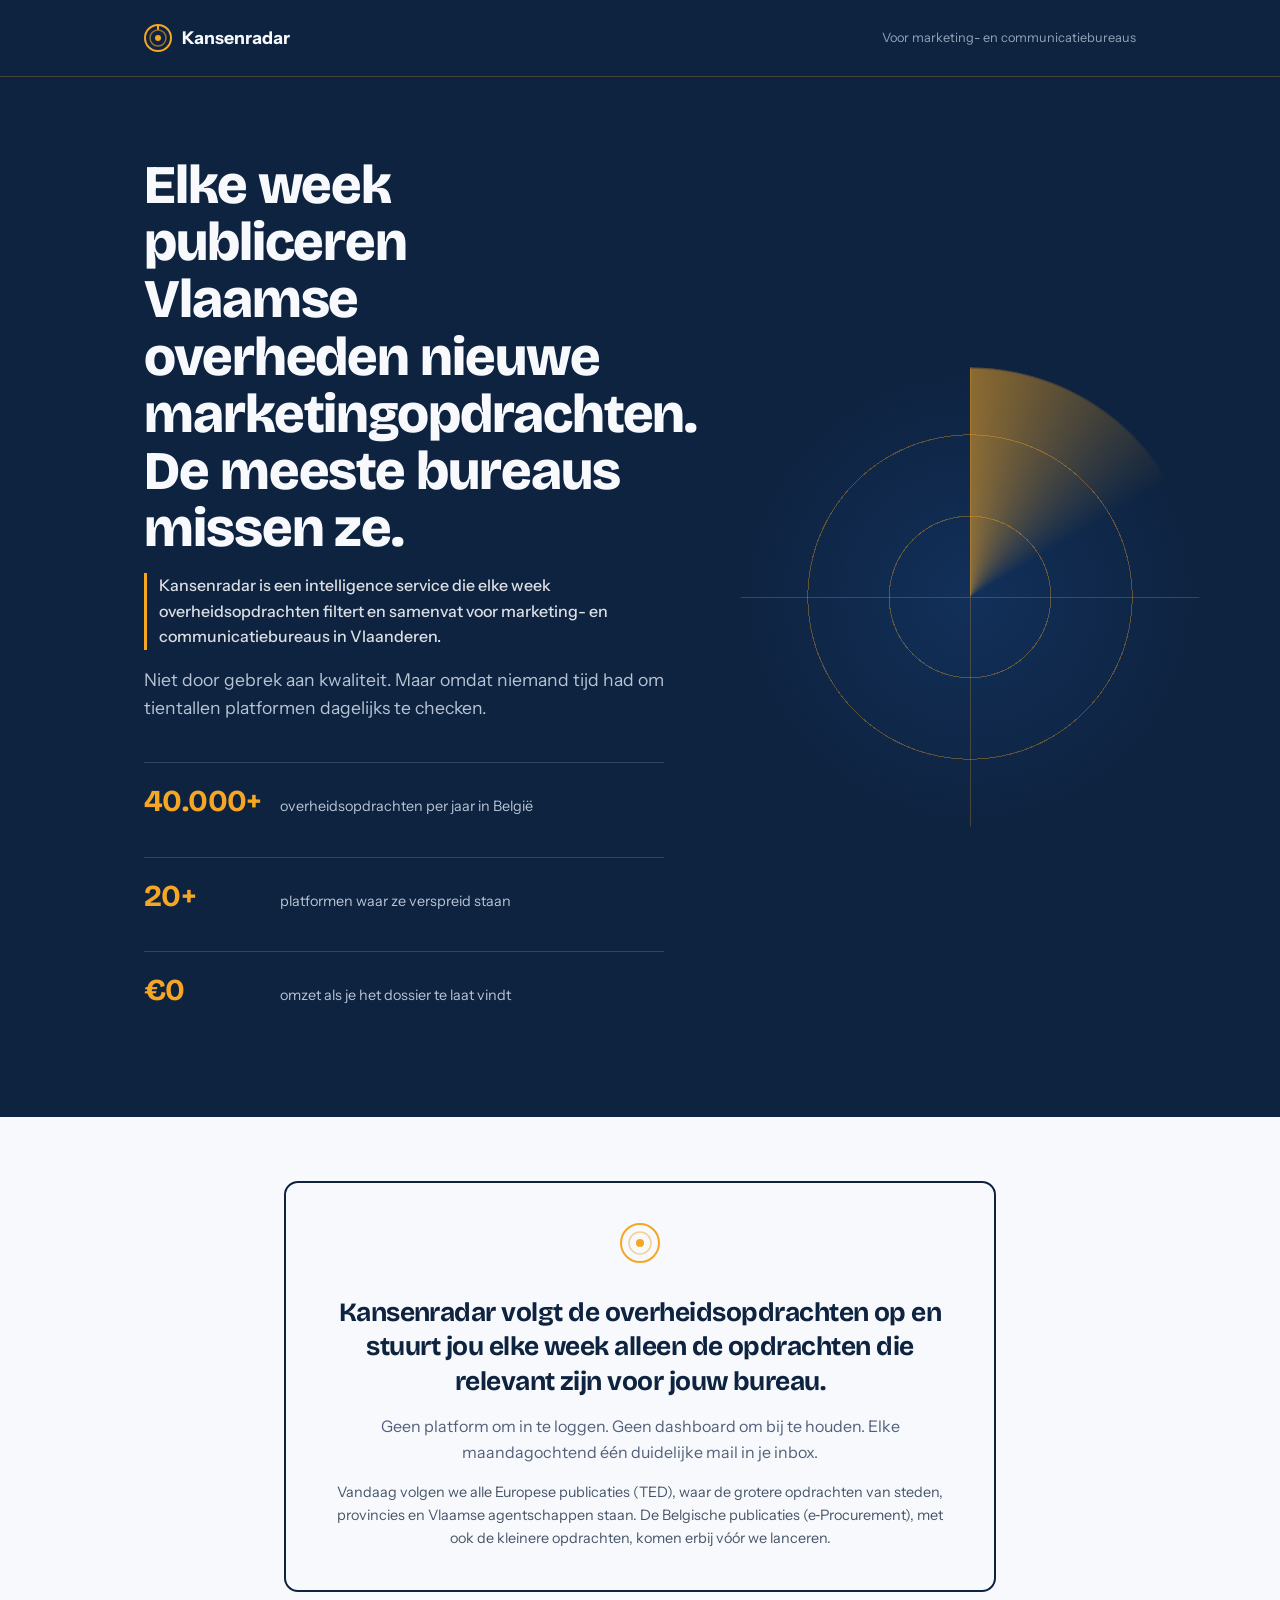
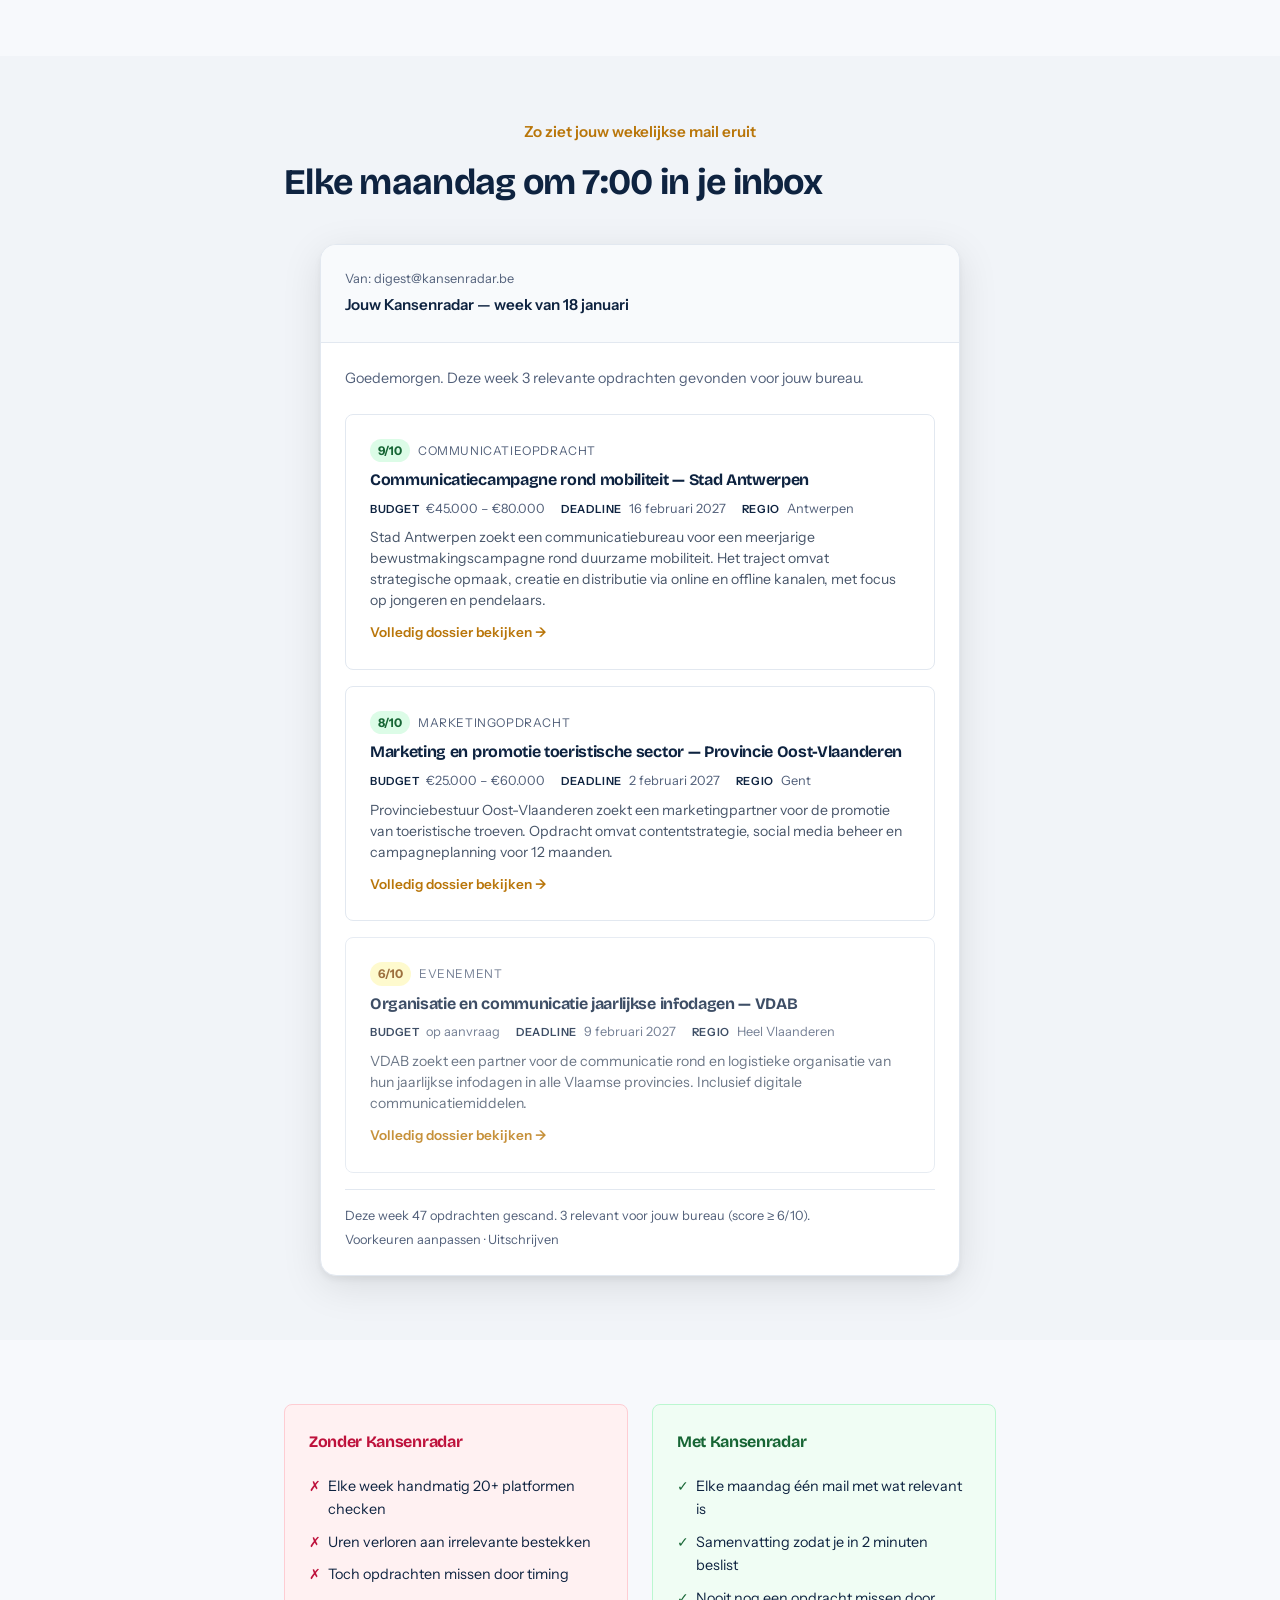
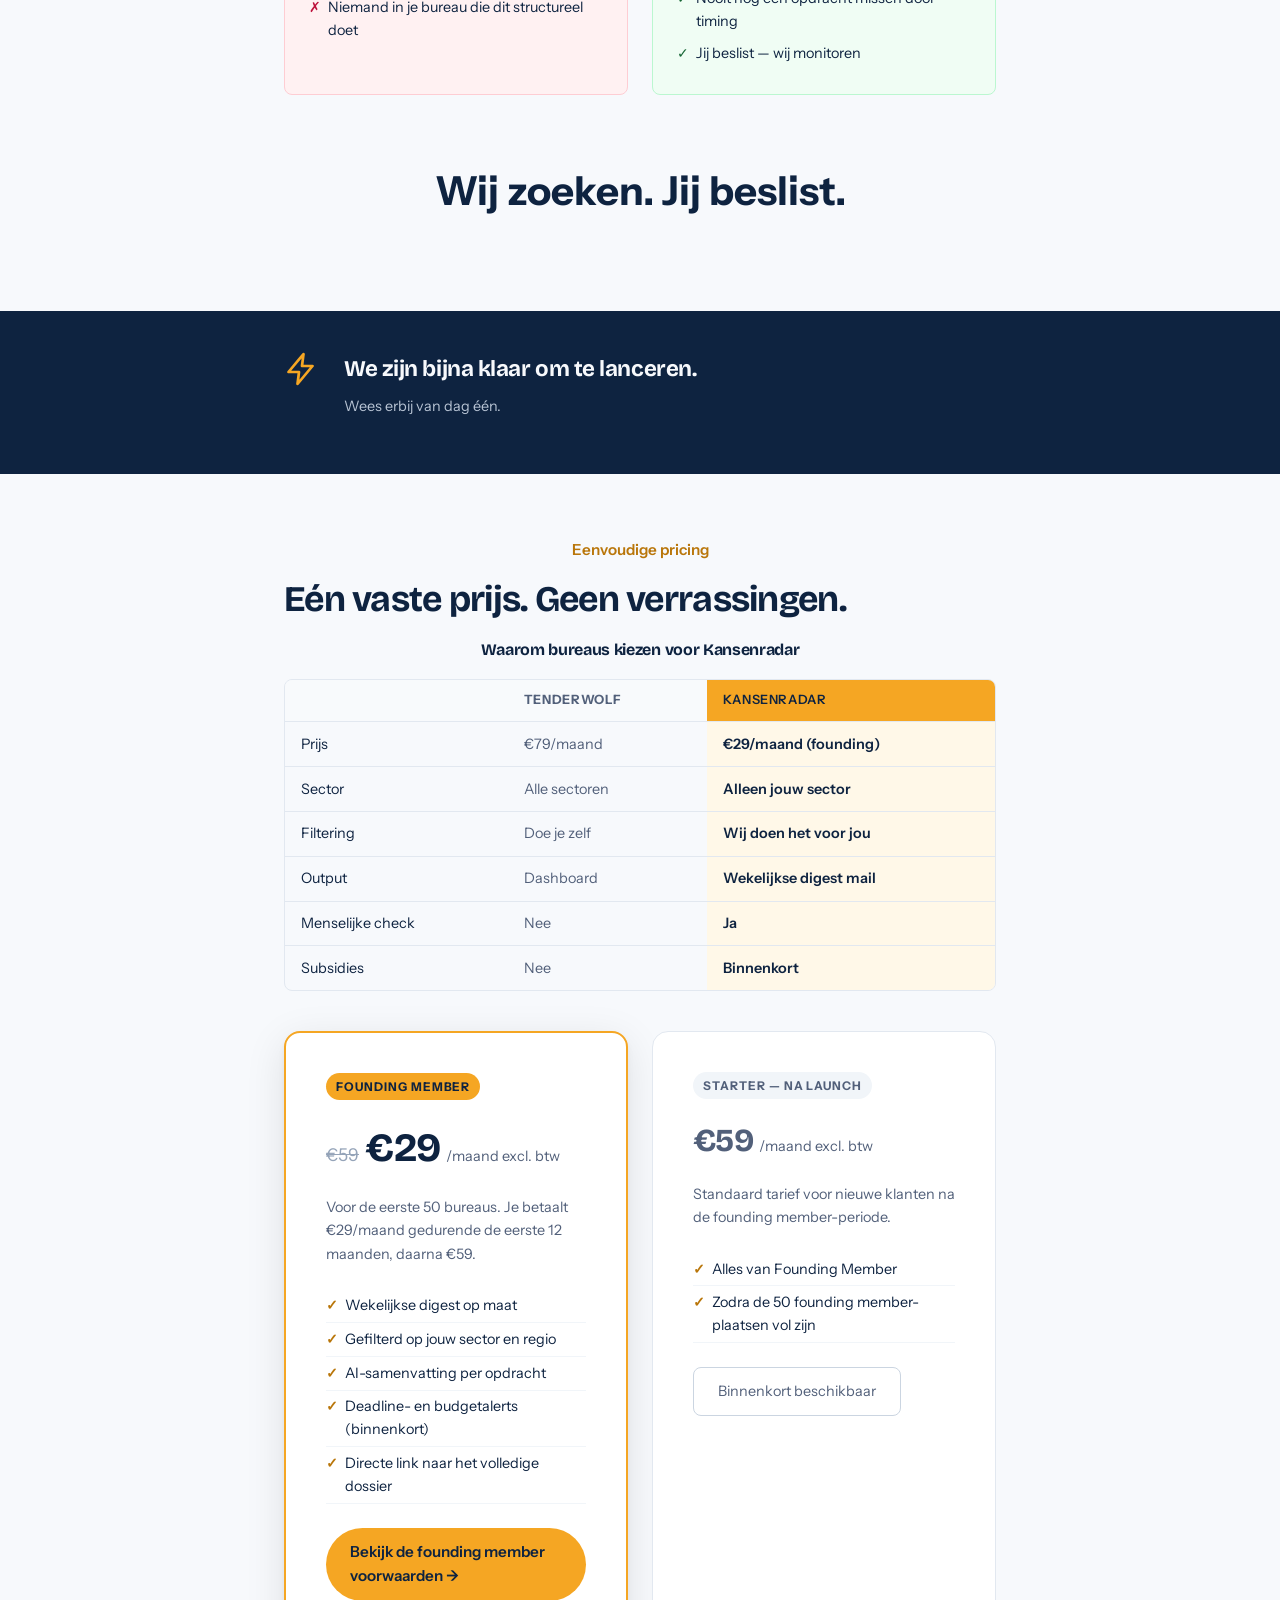
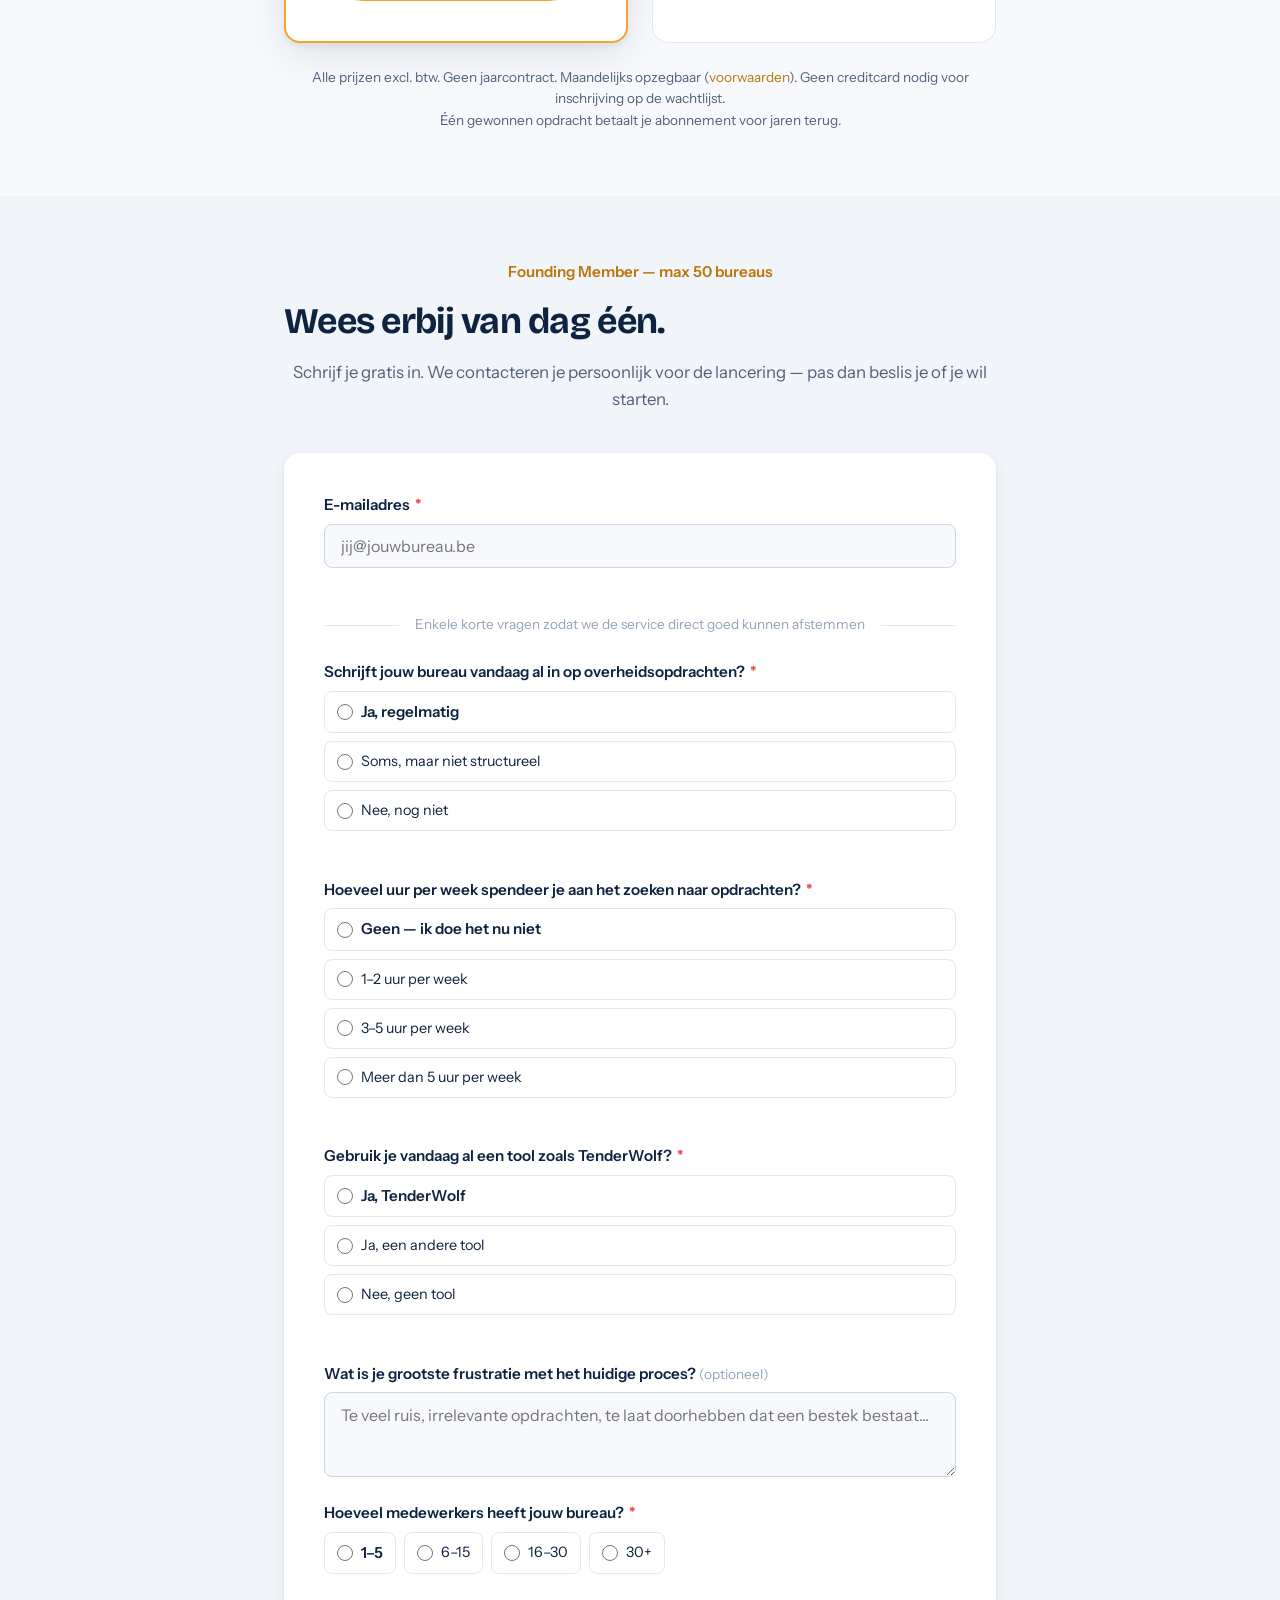
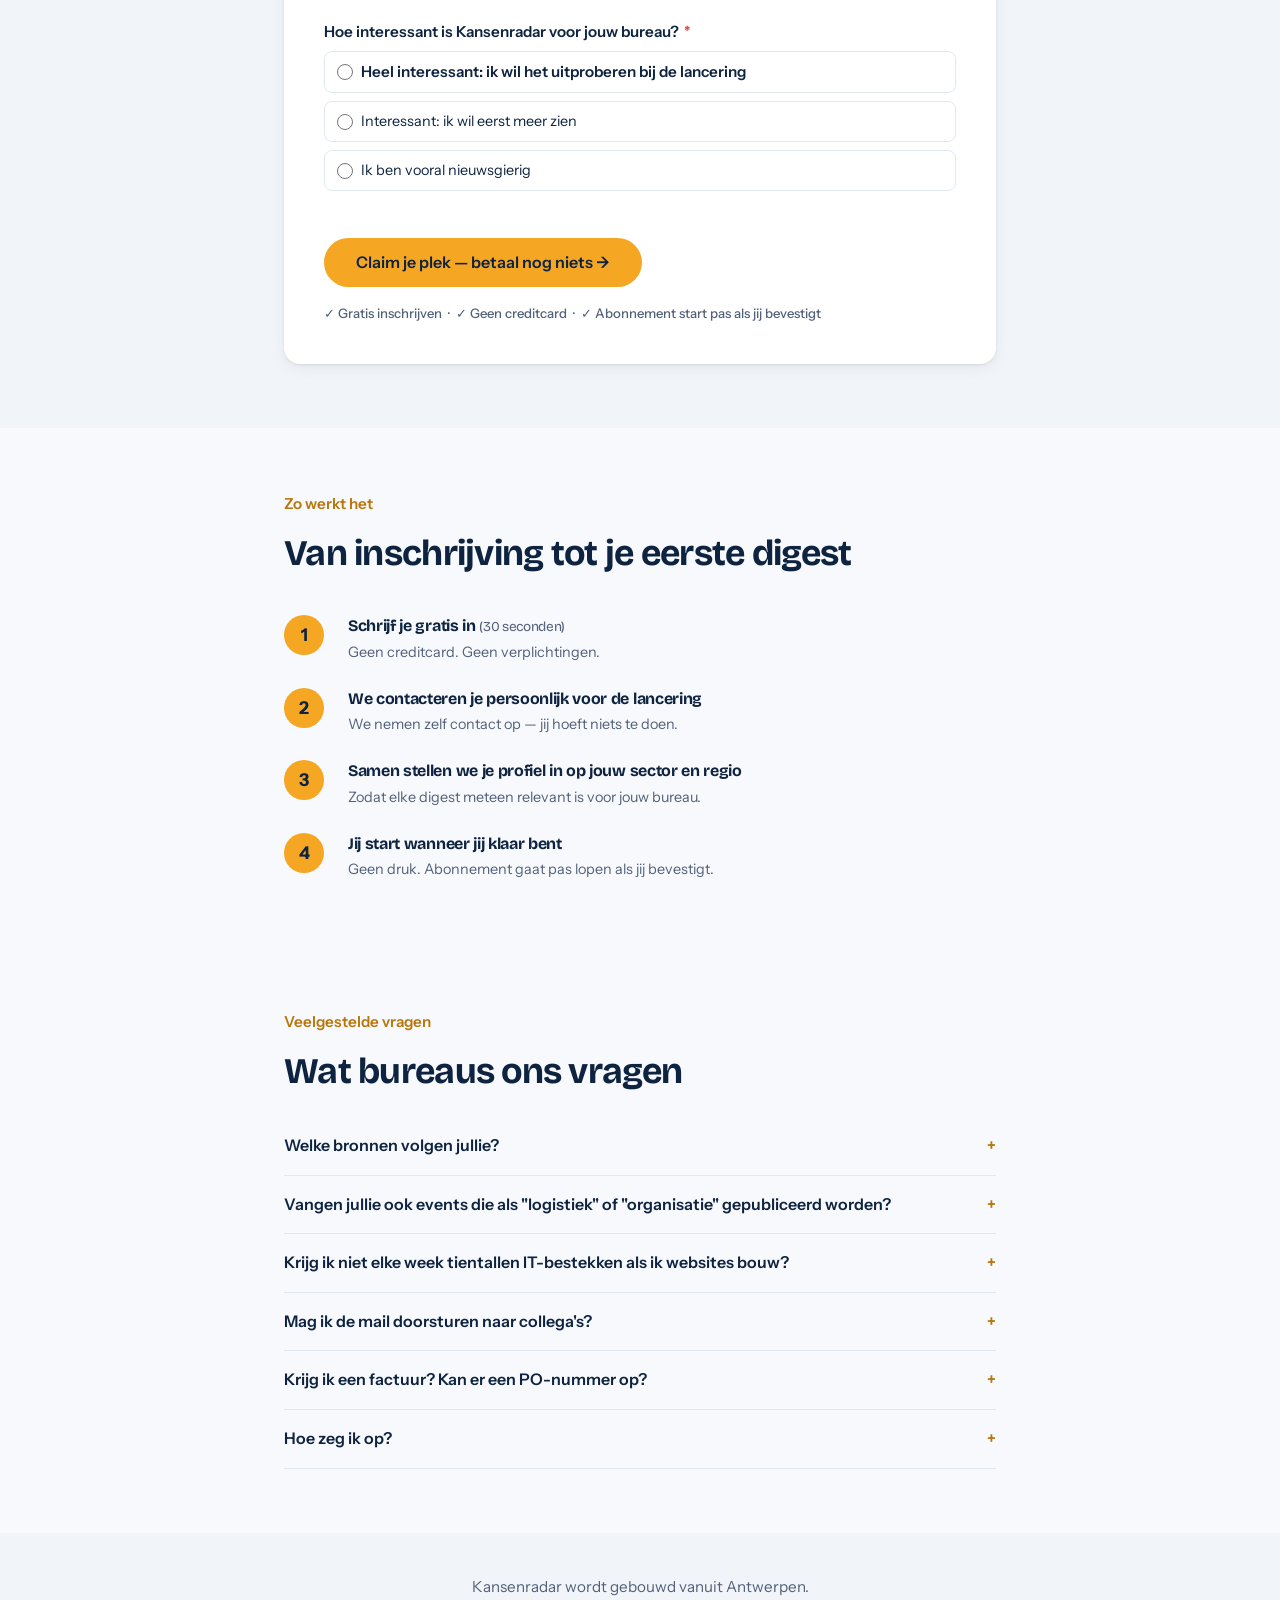
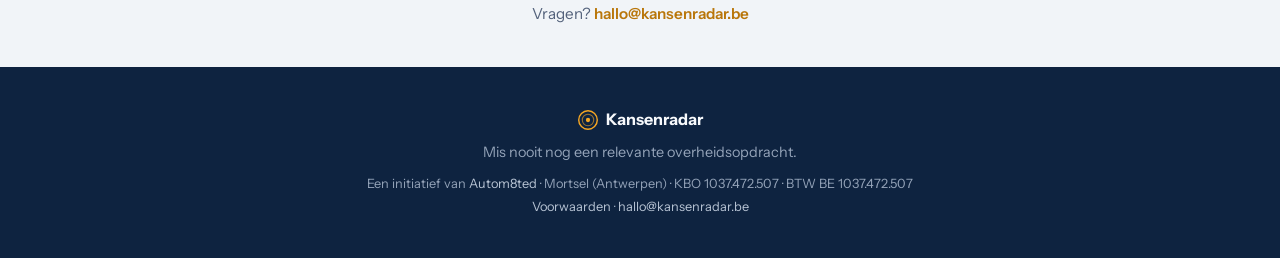
<file: design-varianten/variant-b.html>
<!DOCTYPE html>
<html lang="nl-BE">
<head>
    <meta charset="UTF-8">
    <meta name="viewport" content="width=device-width, initial-scale=1.0">
    <title>Kansenradar — Overheidsopdrachten voor marketing- en communicatiebureaus</title>
    <meta name="description" content="Mis nooit nog een relevante overheidsopdracht. Kansenradar volgt de overheidsopdrachten op en stuurt jou elke week alleen de kansen die echt relevant zijn voor jouw bureau.">

    <!-- Open Graph -->
    <meta property="og:title" content="Kansenradar — Mis nooit nog een relevante overheidsopdracht">
    <meta property="og:description" content="Elke week gefilterde en samengevatte overheidsopdrachten in je inbox. Speciaal voor Belgische marketing- en communicatiebureaus.">
    <meta property="og:image" content="https://kansenradar.be/assets/og-image.png">
    <meta property="og:url" content="https://kansenradar.be/">
    <meta property="og:type" content="website">
    <meta property="og:locale" content="nl_BE">

    <!-- Twitter Card -->
    <meta name="twitter:card" content="summary_large_image">
    <meta name="twitter:title" content="Kansenradar">
    <meta name="twitter:description" content="Wekelijks gefilterde overheidsopdrachten voor marketing- en communicatiebureaus.">
    <meta name="twitter:image" content="https://kansenradar.be/assets/og-image.png">

    <link rel="canonical" href="https://kansenradar.be/">

    <!-- Favicon -->
    <link rel="icon" type="image/svg+xml" href="../site/assets/favicon.svg">
    <link rel="icon" type="image/x-icon" href="../site/assets/favicon.ico">

    <!-- Inter Font -->
    <link rel="preconnect" href="https://fonts.googleapis.com">
    <link rel="preconnect" href="https://fonts.gstatic.com" crossorigin>
    <link href="https://fonts.googleapis.com/css2?family=Bricolage+Grotesque:opsz,wght@12..96,500;12..96,700;12..96,800&family=Instrument+Sans:wght@400;500;600&display=swap" rel="stylesheet">

    <link rel="stylesheet" href="../site/css/style.css">
    <link rel="stylesheet" href="variant-b.css">
</head>
<body class="variant-b">

    <!-- HEADER -->
    <header class="site-header">
        <div class="container">
            <div class="logo">
                <svg width="28" height="28" viewBox="0 0 28 28" fill="none" aria-hidden="true">
                    <circle cx="14" cy="14" r="13" stroke="#F5A623" stroke-width="2"/>
                    <circle cx="14" cy="14" r="8" stroke="#F5A623" stroke-width="1.5" opacity="0.6"/>
                    <circle cx="14" cy="14" r="3" fill="#F5A623"/>
                    <line x1="14" y1="1" x2="14" y2="5" stroke="#F5A623" stroke-width="2" stroke-linecap="round"/>
                </svg>
                <span>Kansenradar</span>
            </div>
            <p class="header-tag">Voor marketing- en communicatiebureaus</p>
        </div>
    </header>

    <main>

        <!-- 1. PROBLEEM -->
        <section class="section-problem">
            <div class="kr-radar" aria-hidden="true">
                <div class="kr-rings"></div>
                <div class="kr-sweep"></div>
                <span class="kr-blip" style="--x:68%;--y:30%;--d:0.9s">Stad Gent</span>
                <span class="kr-blip" style="--x:28%;--y:62%;--d:2.4s">VDAB</span>
                <span class="kr-blip" style="--x:74%;--y:70%;--d:3.6s">Provincie Limburg</span>
                <span class="kr-blip" style="--x:38%;--y:24%;--d:5.1s">Stad Brugge</span>
            </div>
            <div class="container">
                <h1>Elke week publiceren Vlaamse overheden nieuwe marketingopdrachten. De meeste bureaus missen ze.</h1>
                <p class="positioning-line">Kansenradar is een intelligence service die elke week overheidsopdrachten filtert en samenvat voor marketing- en communicatiebureaus in Vlaanderen.</p>
                <p class="lead">Niet door gebrek aan kwaliteit. Maar omdat niemand tijd had om tientallen platformen dagelijks te checken.</p>
                <div class="problem-stats">
                    <div class="stat">
                        <span class="stat-num">40.000+</span>
                        <span class="stat-label">overheidsopdrachten per jaar in België</span>
                    </div>
                    <div class="stat">
                        <span class="stat-num">20+</span>
                        <span class="stat-label">platformen waar ze verspreid staan</span>
                    </div>
                    <div class="stat">
                        <span class="stat-num">€0</span>
                        <span class="stat-label">omzet als je het dossier te laat vindt</span>
                    </div>
                </div>
            </div>
        </section>

        <!-- 2. OPLOSSING -->
        <section class="section-solution">
            <div class="container">
                <div class="solution-card">
                    <div class="solution-icon" aria-hidden="true">
                        <svg width="40" height="40" viewBox="0 0 40 40" fill="none">
                            <circle cx="20" cy="20" r="19" stroke="#F5A623" stroke-width="2"/>
                            <circle cx="20" cy="20" r="11" stroke="#F5A623" stroke-width="1.5" opacity="0.5"/>
                            <circle cx="20" cy="20" r="4" fill="#F5A623"/>
                        </svg>
                    </div>
                    <h2>Kansenradar volgt de overheidsopdrachten op en stuurt jou elke week alleen de opdrachten die relevant zijn voor jouw bureau.</h2>
                    <p>Geen platform om in te loggen. Geen dashboard om bij te houden. Elke maandagochtend één duidelijke mail in je inbox.</p>
                    <p class="sources-note">Vandaag volgen we alle Europese publicaties (TED), waar de grotere opdrachten van steden, provincies en Vlaamse agentschappen staan. De Belgische publicaties (e&#8209;Procurement), met ook de kleinere opdrachten, komen erbij vóór we lanceren.</p>
                </div>
            </div>
        </section>

        <!-- 3. CONCRETE OUTPUT — Digest mockup -->
        <section class="section-output">
            <div class="container">
                <p class="eyebrow">Zo ziet jouw wekelijkse mail eruit</p>
                <h2 class="section-title">Elke maandag om 7:00 in je inbox</h2>

                <div class="digest-mockup">
                    <div class="digest-header">
                        <div class="digest-meta">
                            <span class="digest-from">Van: digest@kansenradar.be</span>
                            <span class="digest-subject">Jouw Kansenradar — week van 18 januari</span>
                        </div>
                    </div>
                    <div class="digest-body">
                        <p class="digest-intro">Goedemorgen. Deze week 3 relevante opdrachten gevonden voor jouw bureau.</p>

                        <div class="digest-tender">
                            <div class="digest-tender-header">
                                <span class="tender-score score-high">9/10</span>
                                <span class="tender-type">Communicatieopdracht</span>
                            </div>
                            <h3 class="tender-title">Communicatiecampagne rond mobiliteit — Stad Antwerpen</h3>
                            <div class="tender-details">
                                <span><strong>Budget</strong> €45.000 – €80.000</span>
                                <span><strong>Deadline</strong> 16 februari 2027</span>
                                <span><strong>Regio</strong> Antwerpen</span>
                            </div>
                            <p class="tender-summary">Stad Antwerpen zoekt een communicatiebureau voor een meerjarige bewustmakingscampagne rond duurzame mobiliteit. Het traject omvat strategische opmaak, creatie en distributie via online en offline kanalen, met focus op jongeren en pendelaars.</p>
                            <a href="#" class="tender-link" onclick="return false;">Volledig dossier bekijken →</a>
                        </div>

                        <div class="digest-tender">
                            <div class="digest-tender-header">
                                <span class="tender-score score-high">8/10</span>
                                <span class="tender-type">Marketingopdracht</span>
                            </div>
                            <h3 class="tender-title">Marketing en promotie toeristische sector — Provincie Oost-Vlaanderen</h3>
                            <div class="tender-details">
                                <span><strong>Budget</strong> €25.000 – €60.000</span>
                                <span><strong>Deadline</strong> 2 februari 2027</span>
                                <span><strong>Regio</strong> Gent</span>
                            </div>
                            <p class="tender-summary">Provinciebestuur Oost-Vlaanderen zoekt een marketingpartner voor de promotie van toeristische troeven. Opdracht omvat contentstrategie, social media beheer en campagneplanning voor 12 maanden.</p>
                            <a href="#" class="tender-link" onclick="return false;">Volledig dossier bekijken →</a>
                        </div>

                        <div class="digest-tender digest-tender--medium">
                            <div class="digest-tender-header">
                                <span class="tender-score score-medium">6/10</span>
                                <span class="tender-type">Evenement</span>
                            </div>
                            <h3 class="tender-title">Organisatie en communicatie jaarlijkse infodagen — VDAB</h3>
                            <div class="tender-details">
                                <span><strong>Budget</strong> op aanvraag</span>
                                <span><strong>Deadline</strong> 9 februari 2027</span>
                                <span><strong>Regio</strong> Heel Vlaanderen</span>
                            </div>
                            <p class="tender-summary">VDAB zoekt een partner voor de communicatie rond en logistieke organisatie van hun jaarlijkse infodagen in alle Vlaamse provincies. Inclusief digitale communicatiemiddelen.</p>
                            <a href="#" class="tender-link" onclick="return false;">Volledig dossier bekijken →</a>
                        </div>

                        <div class="digest-footer-note">
                            <p>Deze week 47 opdrachten gescand. 3 relevant voor jouw bureau (score ≥ 6/10).</p>
                            <p class="digest-unsubscribe">Voorkeuren aanpassen · Uitschrijven</p>
                        </div>
                    </div>
                </div>
            </div>
        </section>

        <!-- 4. TIJDSWINST -->
        <section class="section-time">
            <div class="container">
                <div class="time-grid">
                    <div class="time-without">
                        <h3>Zonder Kansenradar</h3>
                        <ul>
                            <li>Elke week handmatig 20+ platformen checken</li>
                            <li>Uren verloren aan irrelevante bestekken</li>
                            <li>Toch opdrachten missen door timing</li>
                            <li>Niemand in je bureau die dit structureel doet</li>
                        </ul>
                    </div>
                    <div class="time-with">
                        <h3>Met Kansenradar</h3>
                        <ul>
                            <li>Elke maandag één mail met wat relevant is</li>
                            <li>Samenvatting zodat je in 2 minuten beslist</li>
                            <li>Nooit nog een opdracht missen door timing</li>
                            <li>Jij beslist — wij monitoren</li>
                        </ul>
                    </div>
                </div>
                <div class="time-statement">
                    <p class="tagline-large">Wij zoeken. Jij beslist.</p>
                </div>
            </div>
        </section>

        <!-- 5. SCHAARSTE -->
        <section class="section-scarcity">
            <div class="container">
                <div class="scarcity-banner">
                    <div class="scarcity-icon" aria-hidden="true">
                        <svg width="36" height="36" viewBox="0 0 24 24" fill="none" stroke="#F5A623" stroke-width="1.8" stroke-linecap="round" stroke-linejoin="round">
                            <path d="M13 2 3 14h7l-1 8 10-12h-7l1-8z"/>
                        </svg>
                    </div>
                    <div>
                        <h2>We zijn bijna klaar om te lanceren.</h2>
                        <p>Wees erbij van dag één.</p>
                    </div>
                </div>
            </div>
        </section>

        <!-- 6. PRICING -->
        <section class="section-pricing">
            <div class="container">
                <p class="eyebrow">Eenvoudige pricing</p>
                <h2 class="section-title">Eén vaste prijs. Geen verrassingen.</h2>

                <div class="comparison-table-wrapper">
                    <h3 class="comparison-title">Waarom bureaus kiezen voor Kansenradar</h3>
                    <div class="comparison-scroll">
                        <table class="comparison-table">
                            <thead>
                                <tr>
                                    <th></th>
                                    <th class="col-competitor">TenderWolf</th>
                                    <th class="col-us">Kansenradar</th>
                                </tr>
                            </thead>
                            <tbody>
                                <tr>
                                    <td>Prijs</td>
                                    <td class="col-competitor">€79/maand</td>
                                    <td class="col-us">€29/maand (founding)</td>
                                </tr>
                                <tr>
                                    <td>Sector</td>
                                    <td class="col-competitor">Alle sectoren</td>
                                    <td class="col-us">Alleen jouw sector</td>
                                </tr>
                                <tr>
                                    <td>Filtering</td>
                                    <td class="col-competitor">Doe je zelf</td>
                                    <td class="col-us">Wij doen het voor jou</td>
                                </tr>
                                <tr>
                                    <td>Output</td>
                                    <td class="col-competitor">Dashboard</td>
                                    <td class="col-us">Wekelijkse digest mail</td>
                                </tr>
                                <tr>
                                    <td>Menselijke check</td>
                                    <td class="col-competitor">Nee</td>
                                    <td class="col-us">Ja</td>
                                </tr>
                                <tr>
                                    <td>Subsidies</td>
                                    <td class="col-competitor">Nee</td>
                                    <td class="col-us">Binnenkort</td>
                                </tr>
                            </tbody>
                        </table>
                    </div>
                </div>

                <div class="pricing-cards">
                    <div class="pricing-card pricing-card--featured">
                        <div class="pricing-badge">FOUNDING MEMBER</div>
                        <div class="pricing-price">
                            <span class="price-original">€59</span>
                            <span class="price-current">€29</span>
                            <span class="price-period">/maand excl. btw</span>
                        </div>
                        <p class="pricing-desc">Voor de eerste 50 bureaus. Je betaalt €29/maand gedurende de eerste 12 maanden, daarna €59.</p>
                        <ul class="pricing-features">
                            <li>Wekelijkse digest op maat</li>
                            <li>Gefilterd op jouw sector en regio</li>
                            <li>AI-samenvatting per opdracht</li>
                            <li>Deadline- en budgetalerts (binnenkort)</li>
                            <li>Directe link naar het volledige dossier</li>
                        </ul>
                        <a href="#formulier" class="btn-primary">Bekijk de founding member voorwaarden →</a>
                    </div>
                    <div class="pricing-card">
                        <div class="pricing-badge pricing-badge--light">STARTER — NA LAUNCH</div>
                        <div class="pricing-price">
                            <span class="price-current price-current--secondary">€59</span>
                            <span class="price-period">/maand excl. btw</span>
                        </div>
                        <p class="pricing-desc">Standaard tarief voor nieuwe klanten na de founding member-periode.</p>
                        <ul class="pricing-features">
                            <li>Alles van Founding Member</li>
                            <li>Zodra de 50 founding member-plaatsen vol zijn</li>
                        </ul>
                        <span class="btn-secondary">Binnenkort beschikbaar</span>
                    </div>
                </div>
                <p class="pricing-note">Alle prijzen excl. btw. Geen jaarcontract. Maandelijks opzegbaar (<a href="voorwaarden.html">voorwaarden</a>). Geen creditcard nodig voor inschrijving op de wachtlijst.<br>Één gewonnen opdracht betaalt je abonnement voor jaren terug.</p>
            </div>
        </section>

        <!-- 7. WACHTLIJSTFORMULIER -->
        <section class="section-waitlist" id="formulier">
            <div class="container">
                <p class="eyebrow">Founding Member — max 50 bureaus</p>
                <h2 class="section-title">Wees erbij van dag één.</h2>
                <p class="section-subtitle">Schrijf je gratis in. We contacteren je persoonlijk voor de lancering — pas dan beslis je of je wil starten.</p>

                <div class="waitlist-form-wrapper">
                    <form id="waitlist-form" class="waitlist-form" novalidate>

                        <!-- Honeypot: onzichtbaar voor mensen, bots vullen dit in -->
                        <div class="hp-field" aria-hidden="true">
                            <label for="website">Website</label>
                            <input type="text" id="website" name="website" tabindex="-1" autocomplete="off">
                        </div>
                        <input type="hidden" id="bron" name="bron" value="">

                        <div class="form-group">
                            <label for="email">E-mailadres <span class="required">*</span></label>
                            <input type="email" id="email" name="email" placeholder="jij@jouwbureau.be" required autocomplete="email" aria-describedby="email-error">
                            <span class="field-error" role="status" aria-live="polite" id="email-error"></span>
                        </div>

                        <div class="form-divider">
                            <span>Enkele korte vragen zodat we de service direct goed kunnen afstemmen</span>
                        </div>

                        <div class="form-group">
                            <label>Schrijft jouw bureau vandaag al in op overheidsopdrachten? <span class="required">*</span></label>
                            <div class="radio-group">
                                <label class="radio-option">
                                    <input type="radio" name="schrijft_al_in" value="ja"> Ja, regelmatig
                                </label>
                                <label class="radio-option">
                                    <input type="radio" name="schrijft_al_in" value="soms"> Soms, maar niet structureel
                                </label>
                                <label class="radio-option">
                                    <input type="radio" name="schrijft_al_in" value="nee"> Nee, nog niet
                                </label>
                            </div>
                            <span class="field-error" role="status" aria-live="polite" id="schrijft-error"></span>
                        </div>

                        <div class="form-group">
                            <label>Hoeveel uur per week spendeer je aan het zoeken naar opdrachten? <span class="required">*</span></label>
                            <div class="radio-group">
                                <label class="radio-option">
                                    <input type="radio" name="uren_per_week" value="0"> Geen — ik doe het nu niet
                                </label>
                                <label class="radio-option">
                                    <input type="radio" name="uren_per_week" value="1-2"> 1–2 uur per week
                                </label>
                                <label class="radio-option">
                                    <input type="radio" name="uren_per_week" value="3-5"> 3–5 uur per week
                                </label>
                                <label class="radio-option">
                                    <input type="radio" name="uren_per_week" value="5+"> Meer dan 5 uur per week
                                </label>
                            </div>
                            <span class="field-error" role="status" aria-live="polite" id="uren-error"></span>
                        </div>

                        <div class="form-group">
                            <label>Gebruik je vandaag al een tool zoals TenderWolf? <span class="required">*</span></label>
                            <div class="radio-group">
                                <label class="radio-option">
                                    <input type="radio" name="gebruikt_tool" value="ja-tenderwolf"> Ja, TenderWolf
                                </label>
                                <label class="radio-option">
                                    <input type="radio" name="gebruikt_tool" value="ja-andere"> Ja, een andere tool
                                </label>
                                <label class="radio-option">
                                    <input type="radio" name="gebruikt_tool" value="nee"> Nee, geen tool
                                </label>
                            </div>
                            <span class="field-error" role="status" aria-live="polite" id="tool-error"></span>
                        </div>

                        <div class="form-group">
                            <label for="frustratie">Wat is je grootste frustratie met het huidige proces? <span class="optional">(optioneel)</span></label>
                            <textarea id="frustratie" name="grootste_frustratie" rows="3" placeholder="Te veel ruis, irrelevante opdrachten, te laat doorhebben dat een bestek bestaat..."></textarea>
                        </div>

                        <div class="form-group">
                            <label>Hoeveel medewerkers heeft jouw bureau? <span class="required">*</span></label>
                            <div class="radio-group radio-group--inline">
                                <label class="radio-option">
                                    <input type="radio" name="aantal_medewerkers" value="1-5"> 1–5
                                </label>
                                <label class="radio-option">
                                    <input type="radio" name="aantal_medewerkers" value="6-15"> 6–15
                                </label>
                                <label class="radio-option">
                                    <input type="radio" name="aantal_medewerkers" value="16-30"> 16–30
                                </label>
                                <label class="radio-option">
                                    <input type="radio" name="aantal_medewerkers" value="30+"> 30+
                                </label>
                            </div>
                            <span class="field-error" role="status" aria-live="polite" id="medewerkers-error"></span>
                        </div>

                        <div class="form-group">
                            <label>Hoe interessant is Kansenradar voor jouw bureau? <span class="required">*</span></label>
                            <div class="radio-group">
                                <label class="radio-option">
                                    <input type="radio" name="interesse" value="uitproberen"> Heel interessant: ik wil het uitproberen bij de lancering
                                </label>
                                <label class="radio-option">
                                    <input type="radio" name="interesse" value="meer-zien"> Interessant: ik wil eerst meer zien
                                </label>
                                <label class="radio-option">
                                    <input type="radio" name="interesse" value="nieuwsgierig"> Ik ben vooral nieuwsgierig
                                </label>
                            </div>
                            <span class="field-error" role="status" aria-live="polite" id="interesse-error"></span>
                        </div>

                        <div class="form-submit">
                            <button type="submit" class="btn-primary btn-large" id="submit-btn">
                                <span class="btn-text">Claim je plek — betaal nog niets →</span>
                                <span class="btn-loading" hidden>Bezig...</span>
                            </button>
                            <p class="form-disclaimer">✓ Gratis inschrijven &nbsp;·&nbsp; ✓ Geen creditcard &nbsp;·&nbsp; ✓ Abonnement start pas als jij bevestigt</p>
                        </div>

                    </form>

                    <div id="waitlist-success" class="success-message" hidden>
                        <div class="success-icon" aria-hidden="true">✓</div>
                        <h3>Je staat op de lijst.</h3>
                        <p>Check je inbox: je krijgt meteen een voorbeeld van de digest, met echte opdrachten van de voorbije weken. Zodra de lancering in zicht is, nemen we persoonlijk contact op.</p>
                        <p class="success-note">Heb je vragen? Stuur een mail naar <a href="mailto:hallo@kansenradar.be">hallo@kansenradar.be</a></p>
                    </div>
                </div>
            </div>
        </section>

        <!-- 8. ZO WERKT HET -->
        <section class="section-how">
            <div class="container">
                <p class="eyebrow">Zo werkt het</p>
                <h2 class="section-title">Van inschrijving tot je eerste digest</h2>
                <div class="steps">
                    <div class="step">
                        <div class="step-number">1</div>
                        <div class="step-content">
                            <h3>Schrijf je gratis in <span class="step-note">(30 seconden)</span></h3>
                            <p>Geen creditcard. Geen verplichtingen.</p>
                        </div>
                    </div>
                    <div class="step">
                        <div class="step-number">2</div>
                        <div class="step-content">
                            <h3>We contacteren je persoonlijk voor de lancering</h3>
                            <p>We nemen zelf contact op — jij hoeft niets te doen.</p>
                        </div>
                    </div>
                    <div class="step">
                        <div class="step-number">3</div>
                        <div class="step-content">
                            <h3>Samen stellen we je profiel in op jouw sector en regio</h3>
                            <p>Zodat elke digest meteen relevant is voor jouw bureau.</p>
                        </div>
                    </div>
                    <div class="step">
                        <div class="step-number">4</div>
                        <div class="step-content">
                            <h3>Jij start wanneer jij klaar bent</h3>
                            <p>Geen druk. Abonnement gaat pas lopen als jij bevestigt.</p>
                        </div>
                    </div>
                </div>
            </div>
        </section>

    </main>

    <!-- FAQ -->
    <section class="section-faq">
        <div class="container">
            <p class="eyebrow">Veelgestelde vragen</p>
            <h2 class="section-title">Wat bureaus ons vragen</h2>
            <div class="faq-list">
                <details>
                    <summary>Welke bronnen volgen jullie?</summary>
                    <p>Vandaag alle Europese publicaties (TED). Daar staan de grotere opdrachten van steden, provincies, Vlaamse agentschappen en federale diensten. De Belgische publicaties (e&#8209;Procurement), met ook de kleinere opdrachten van gemeenten, komen erbij vóór we lanceren. Je abonnement start pas als dat zo is.</p>
                </details>
                <details>
                    <summary>Vangen jullie ook events die als "logistiek" of "organisatie" gepubliceerd worden?</summary>
                    <p>We selecteren op de officiële categorieën voor evenementen, reclame, marketing, PR en webdesign. Een event dat enkel onder "logistiek" staat, valt daar soms buiten. Dat verfijnen we nog vóór de lancering, en twijfelgevallen kijkt een mens na.</p>
                </details>
                <details>
                    <summary>Krijg ik niet elke week tientallen IT-bestekken als ik websites bouw?</summary>
                    <p>Nee. We selecteren op websiteontwerp, niet op IT in het algemeen. Grote software- en serverprojecten vallen daardoor weg.</p>
                </details>
                <details>
                    <summary>Mag ik de mail doorsturen naar collega's?</summary>
                    <p>Ja, binnen je eigen bureau mag dat gewoon. Wil je de mail rechtstreeks op meerdere adressen ontvangen, laat het ons weten.</p>
                </details>
                <details>
                    <summary>Krijg ik een factuur? Kan er een PO-nummer op?</summary>
                    <p>Je krijgt elke maand een factuur op naam van je bureau, excl. btw. Een PO-nummer of eigen referentie zetten we er graag op.</p>
                </details>
                <details>
                    <summary>Hoe zeg ik op?</summary>
                    <p>Stuur een mail naar <a href="mailto:hallo@kansenradar.be">hallo@kansenradar.be</a>. Je abonnement stopt op het einde van de lopende maand. Geen jaarcontract, geen opzegtermijn. Meer in de <a href="voorwaarden.html">voorwaarden</a>.</p>
                </details>
            </div>
        </div>
    </section>

    <!-- WIE ZIJN WIJ -->
    <section class="section-about">
        <div class="container">
            <p class="about-text">Kansenradar wordt gebouwd vanuit Antwerpen.<br>Vragen? <a href="mailto:hallo@kansenradar.be">hallo@kansenradar.be</a></p>
        </div>
    </section>

    <!-- FOOTER -->
    <footer class="site-footer">
        <div class="container">
            <div class="footer-logo">
                <svg width="20" height="20" viewBox="0 0 28 28" fill="none" aria-hidden="true">
                    <circle cx="14" cy="14" r="13" stroke="#F5A623" stroke-width="2"/>
                    <circle cx="14" cy="14" r="8" stroke="#F5A623" stroke-width="1.5" opacity="0.6"/>
                    <circle cx="14" cy="14" r="3" fill="#F5A623"/>
                </svg>
                <span>Kansenradar</span>
            </div>
            <p class="footer-tagline">Mis nooit nog een relevante overheidsopdracht.</p>
            <p class="footer-legal">Een initiatief van <a href="https://autom8ted.be">Autom8ted</a> · Mortsel (Antwerpen) · KBO 1037.472.507 · BTW BE 1037.472.507<br><a href="voorwaarden.html">Voorwaarden</a> · <a href="mailto:hallo@kansenradar.be">hallo@kansenradar.be</a></p>
        </div>
    </footer>

    <script src="../site/js/main.js"></script>
</body>
</html>
</file>
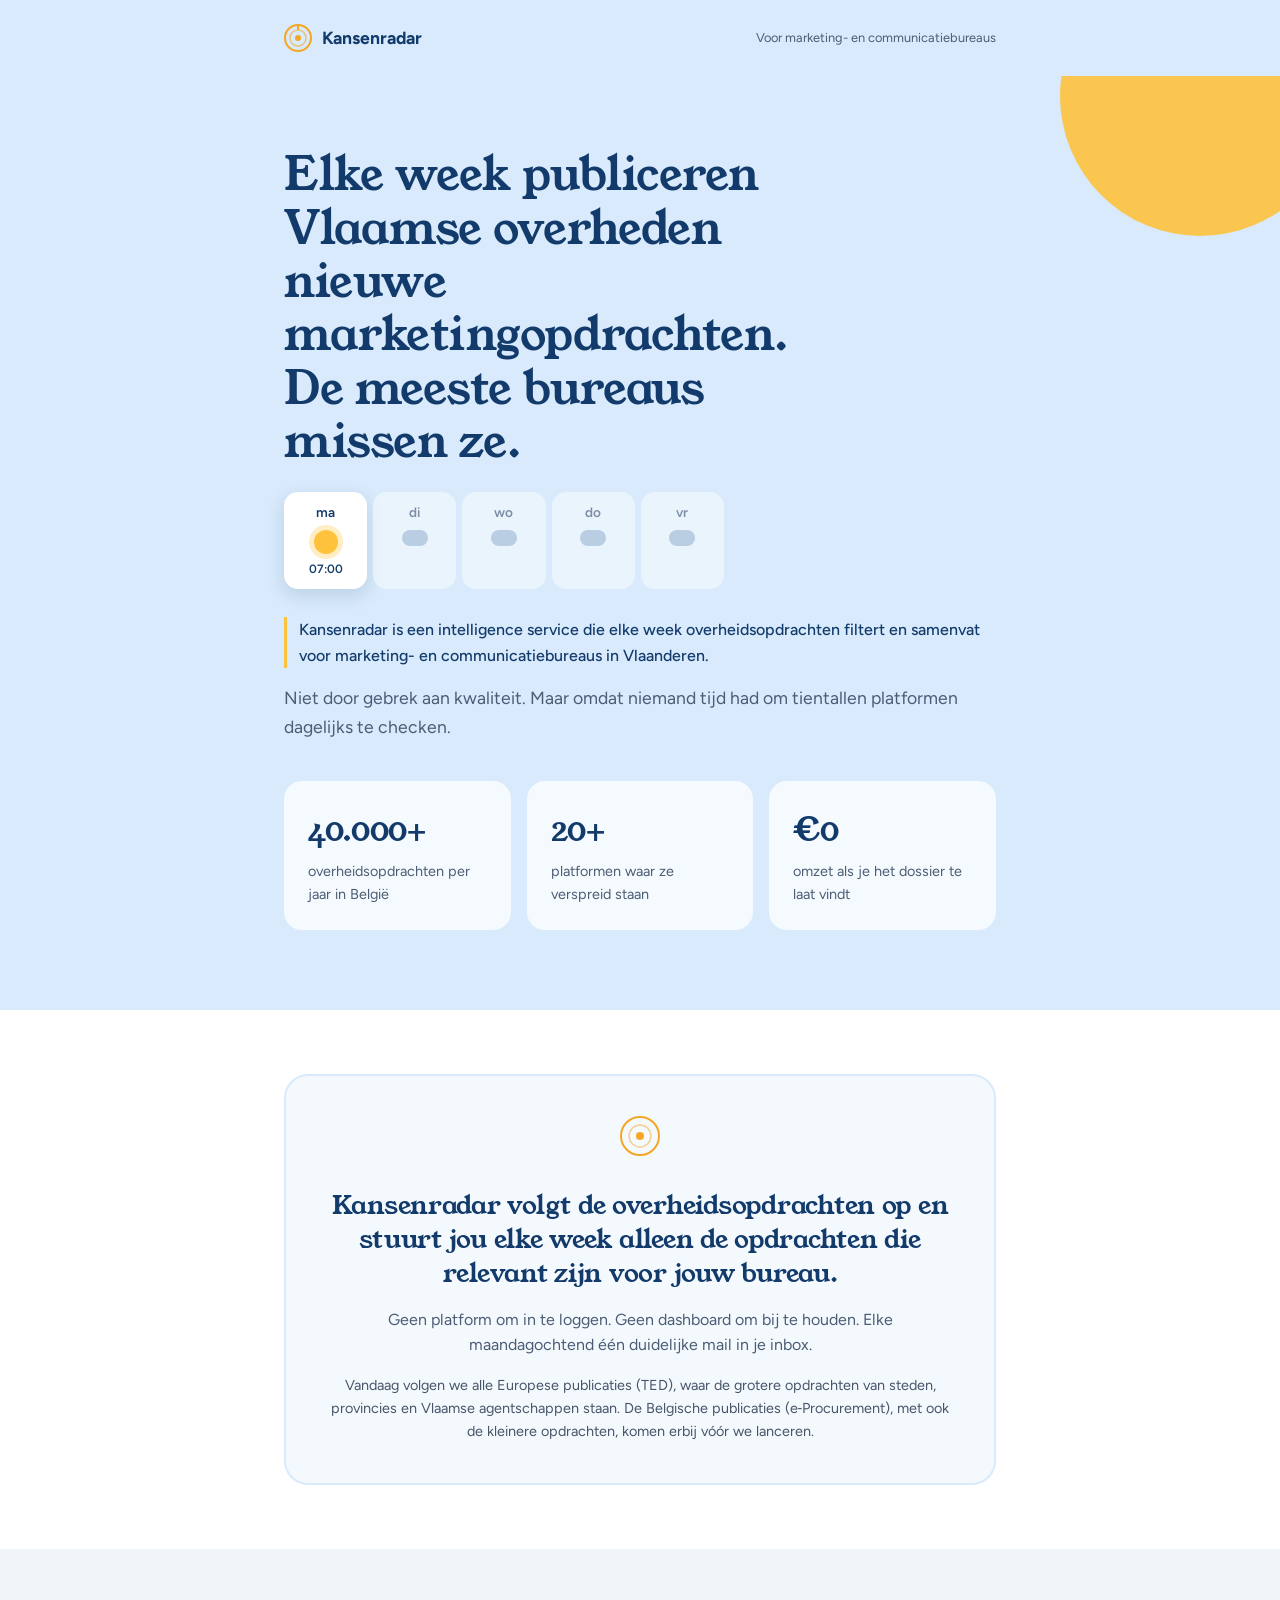
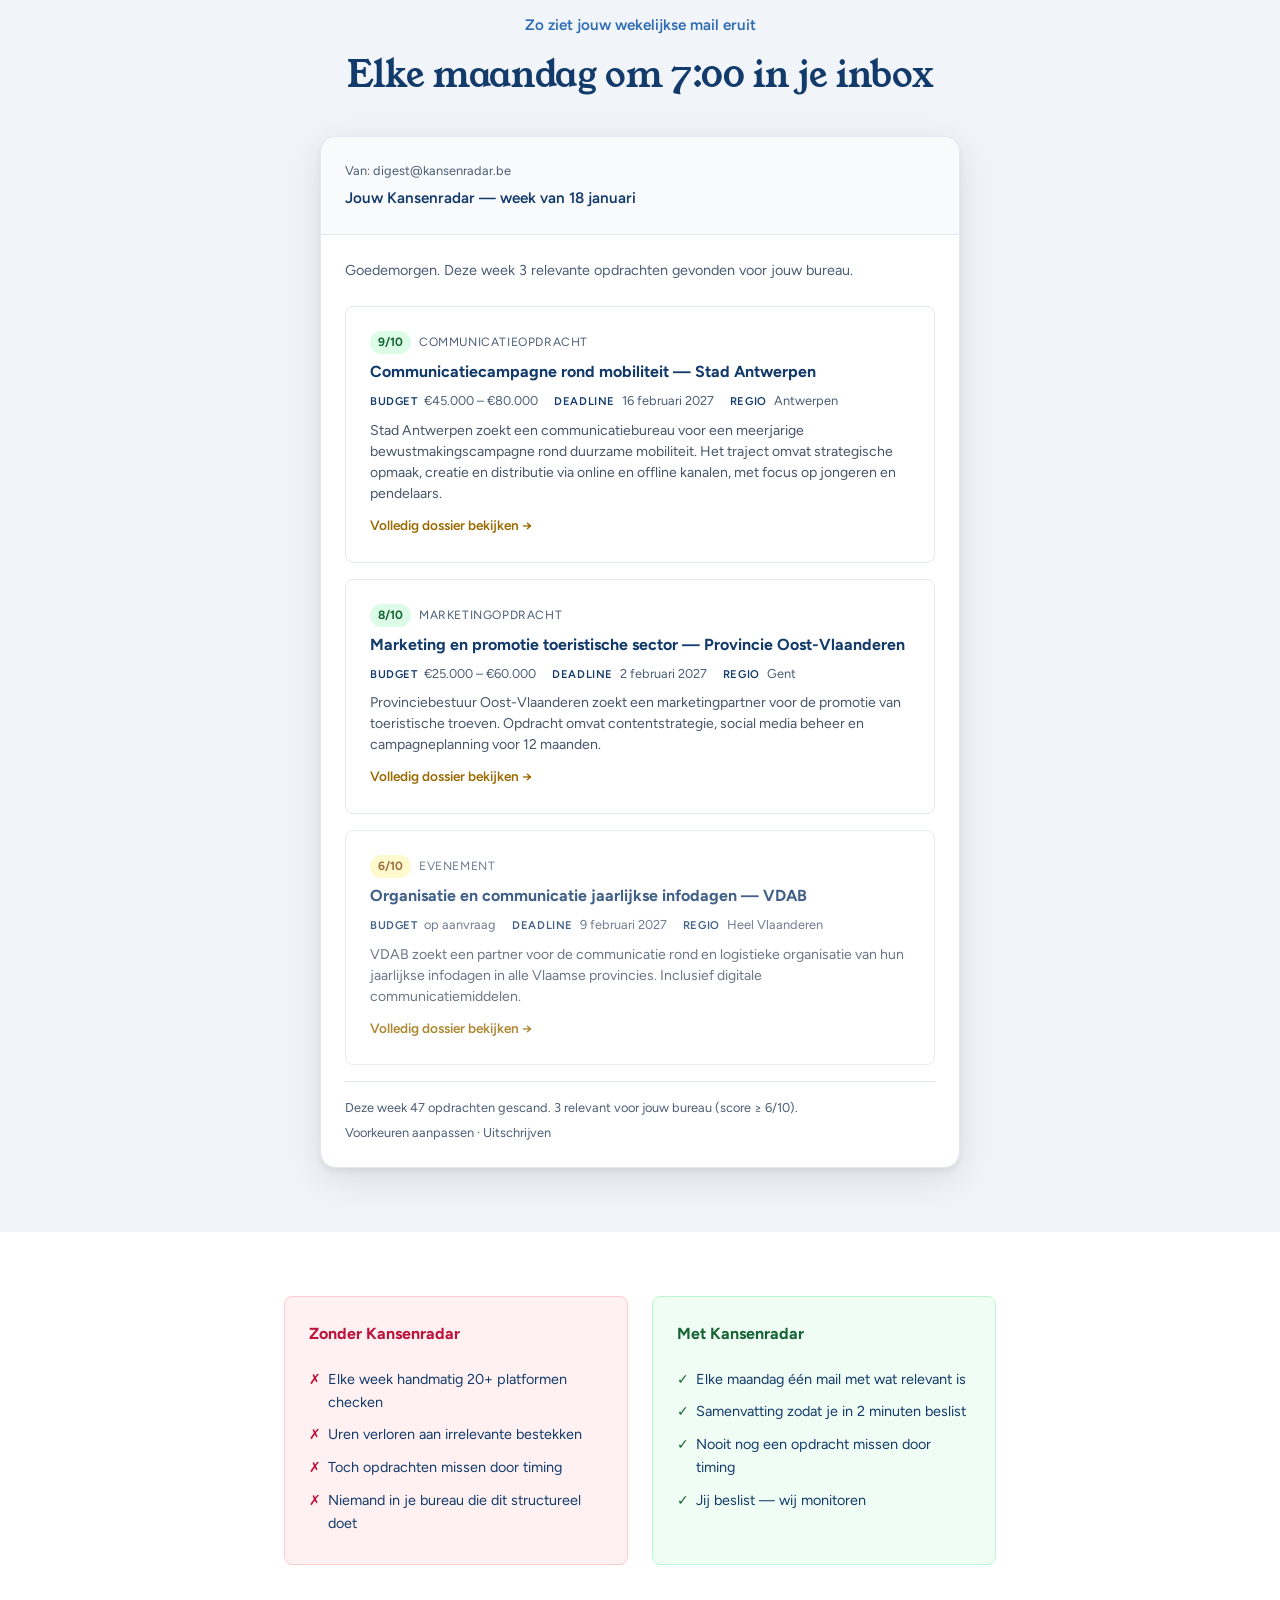
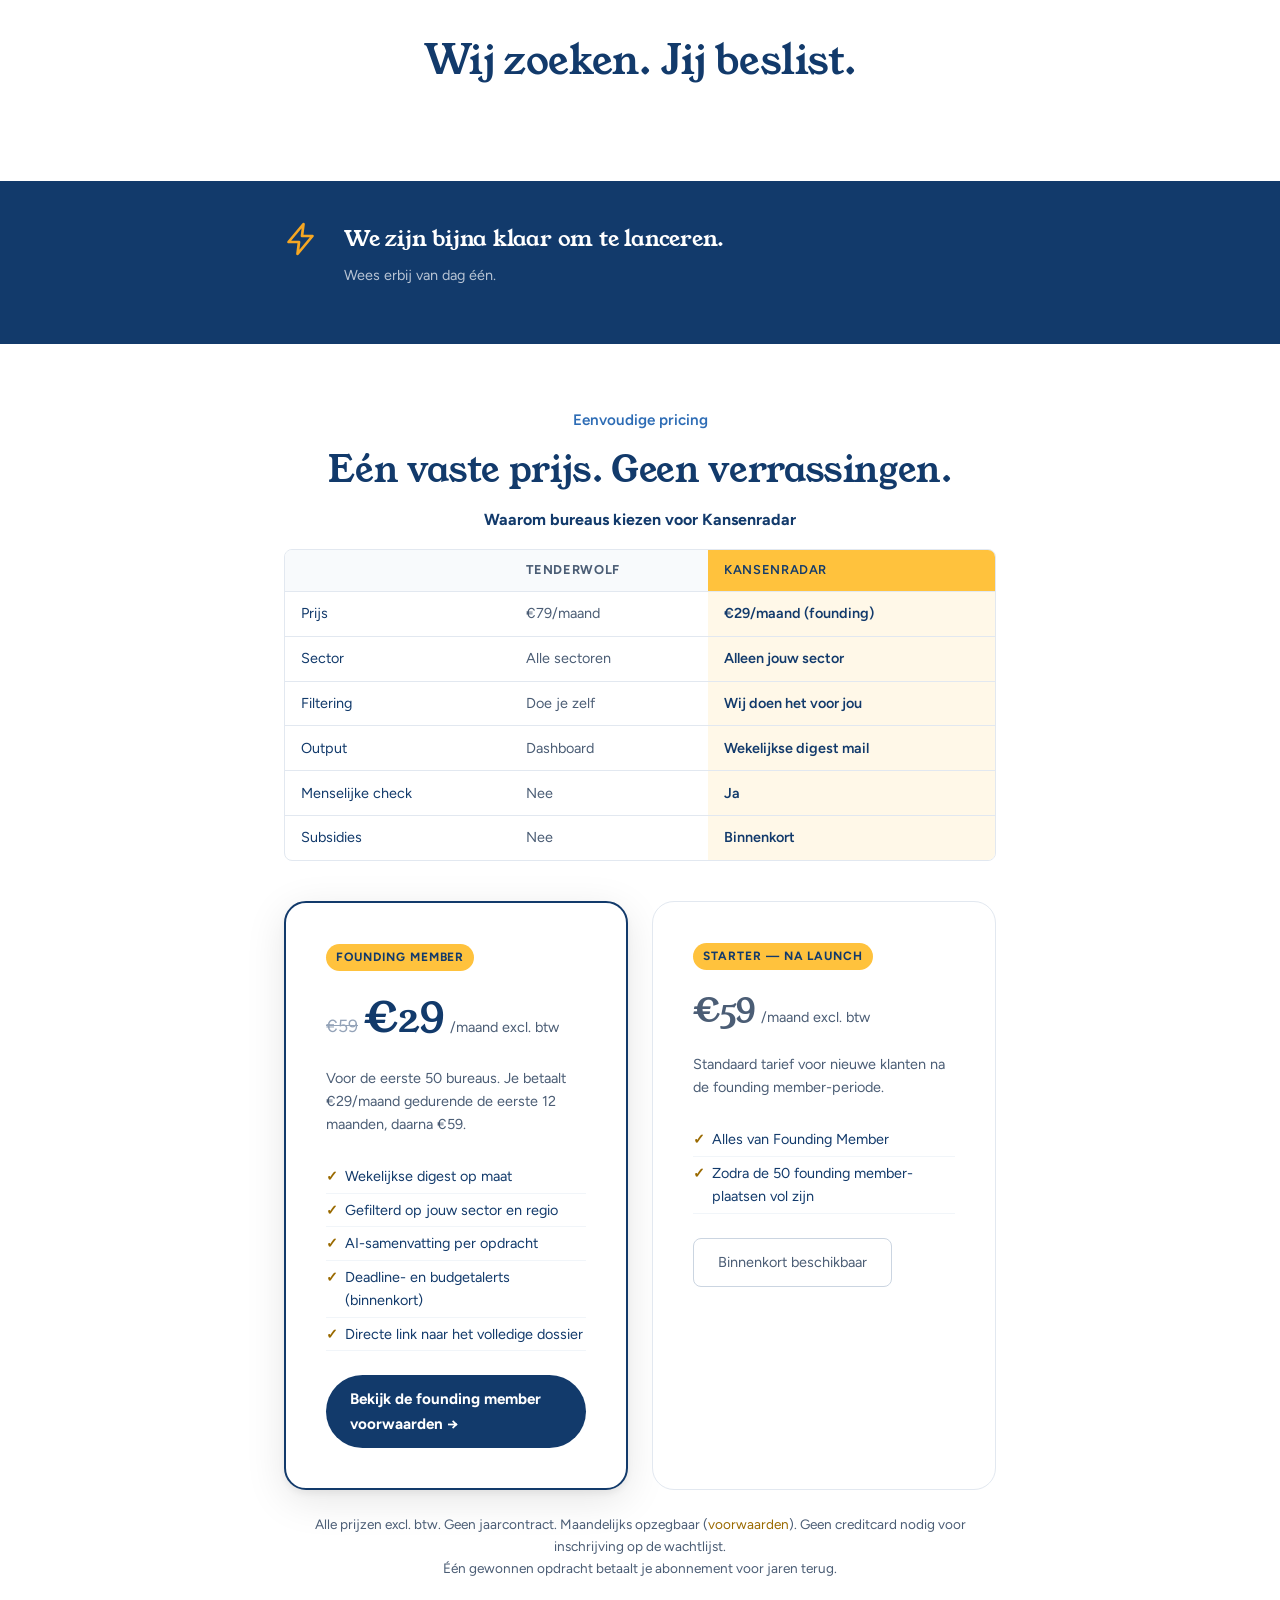
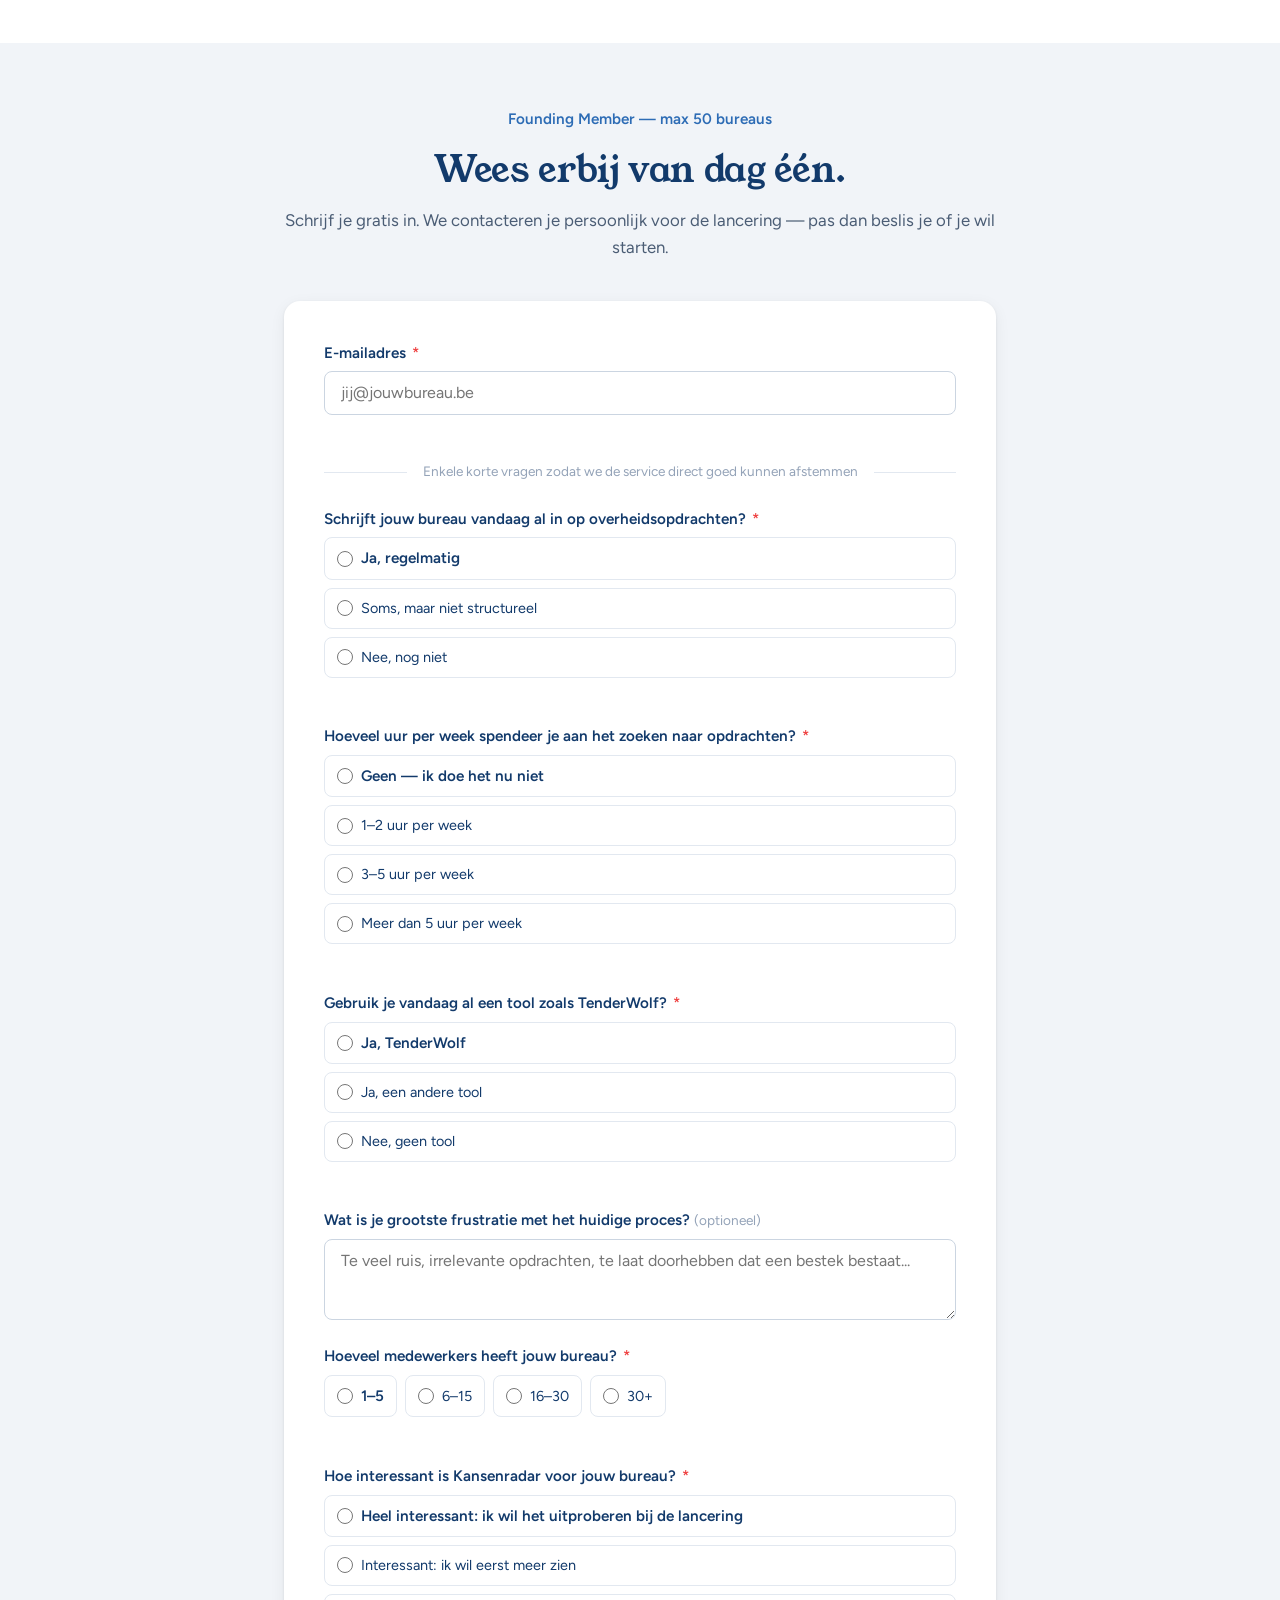
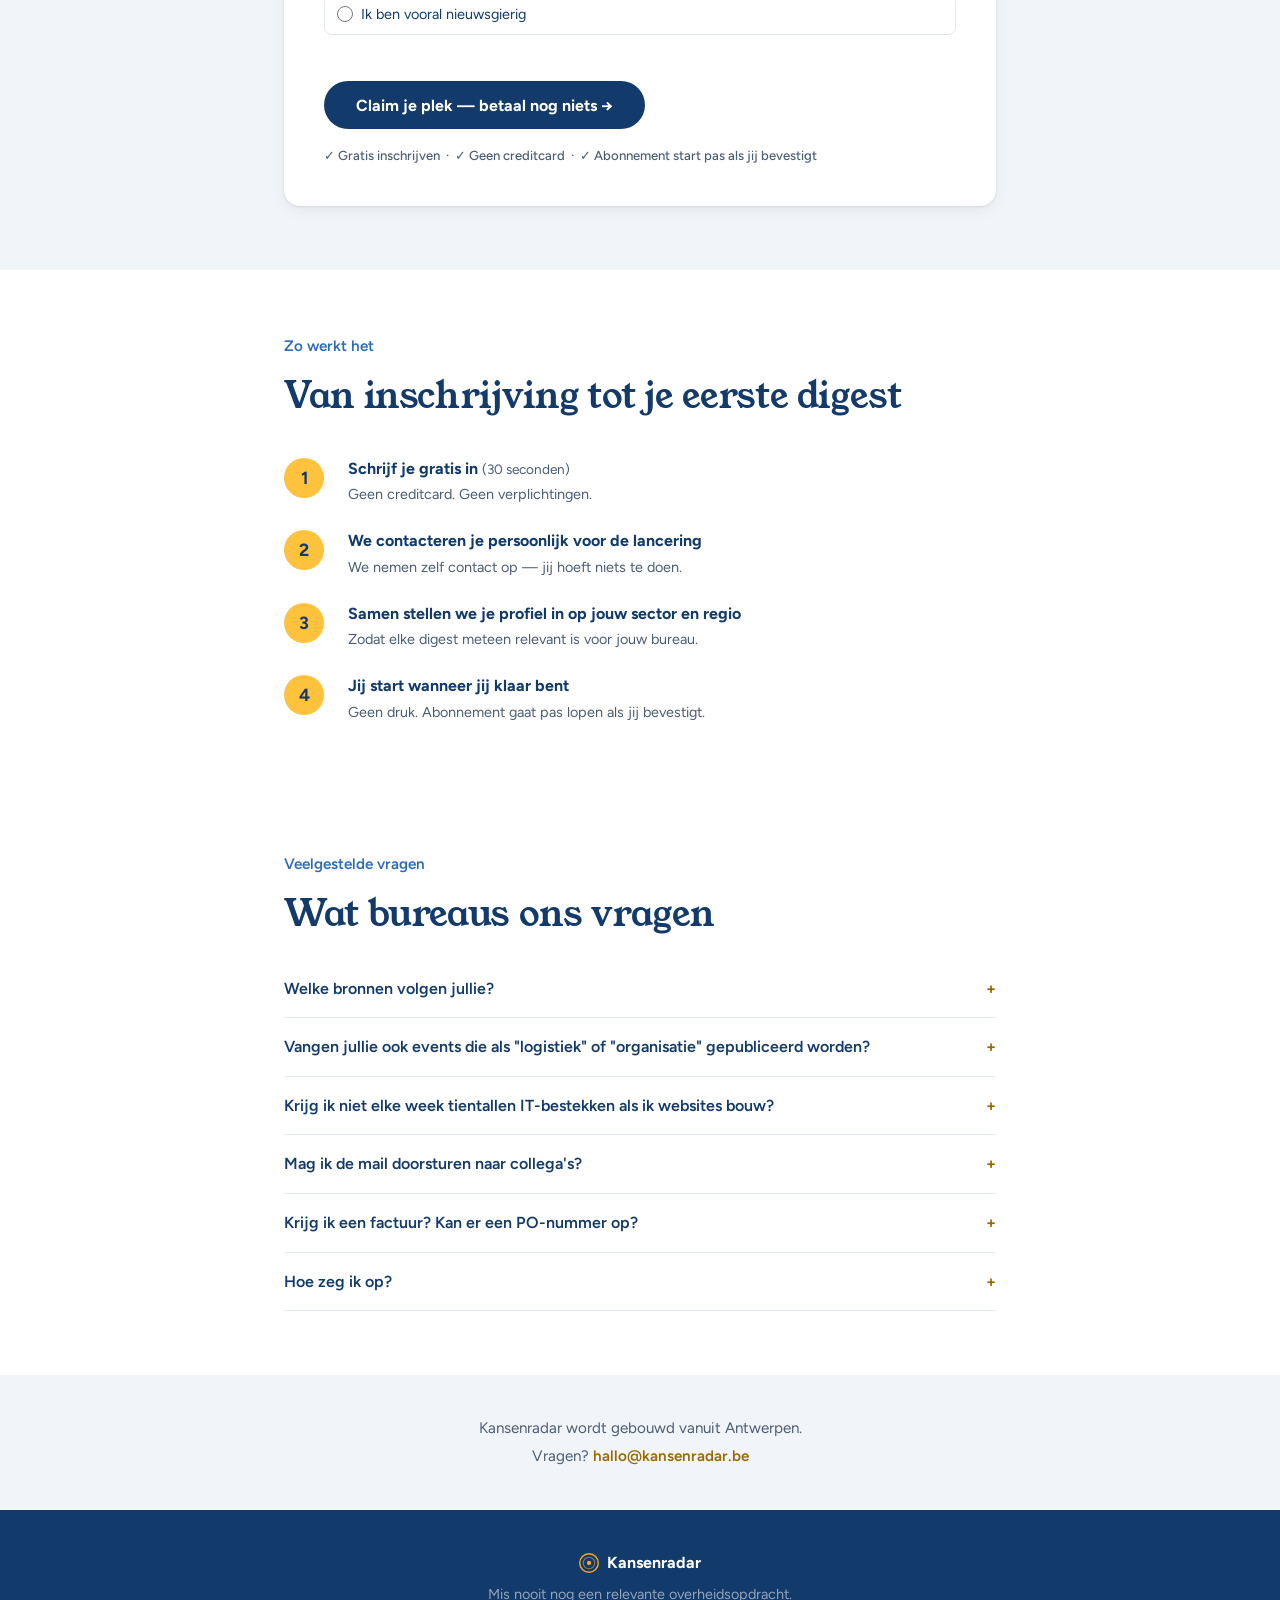
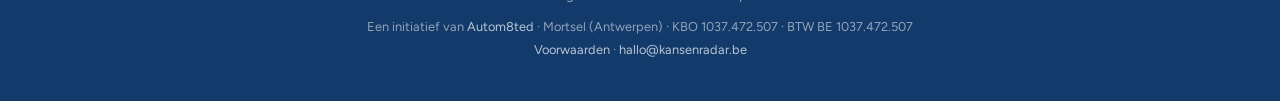
<file: design-varianten/variant-c.html>
<!DOCTYPE html>
<html lang="nl-BE">
<head>
    <meta charset="UTF-8">
    <meta name="viewport" content="width=device-width, initial-scale=1.0">
    <title>Kansenradar — Overheidsopdrachten voor marketing- en communicatiebureaus</title>
    <meta name="description" content="Mis nooit nog een relevante overheidsopdracht. Kansenradar volgt de overheidsopdrachten op en stuurt jou elke week alleen de kansen die echt relevant zijn voor jouw bureau.">

    <!-- Open Graph -->
    <meta property="og:title" content="Kansenradar — Mis nooit nog een relevante overheidsopdracht">
    <meta property="og:description" content="Elke week gefilterde en samengevatte overheidsopdrachten in je inbox. Speciaal voor Belgische marketing- en communicatiebureaus.">
    <meta property="og:image" content="https://kansenradar.be/assets/og-image.png">
    <meta property="og:url" content="https://kansenradar.be/">
    <meta property="og:type" content="website">
    <meta property="og:locale" content="nl_BE">

    <!-- Twitter Card -->
    <meta name="twitter:card" content="summary_large_image">
    <meta name="twitter:title" content="Kansenradar">
    <meta name="twitter:description" content="Wekelijks gefilterde overheidsopdrachten voor marketing- en communicatiebureaus.">
    <meta name="twitter:image" content="https://kansenradar.be/assets/og-image.png">

    <link rel="canonical" href="https://kansenradar.be/">

    <!-- Favicon -->
    <link rel="icon" type="image/svg+xml" href="../site/assets/favicon.svg">
    <link rel="icon" type="image/x-icon" href="../site/assets/favicon.ico">

    <!-- Inter Font -->
    <link rel="preconnect" href="https://fonts.googleapis.com">
    <link rel="preconnect" href="https://fonts.gstatic.com" crossorigin>
    <link href="https://fonts.googleapis.com/css2?family=Young+Serif&family=Figtree:wght@400;500;600;700&display=swap" rel="stylesheet">

    <link rel="stylesheet" href="../site/css/style.css">
    <link rel="stylesheet" href="variant-c.css">
</head>
<body class="variant-c">

    <!-- HEADER -->
    <header class="site-header">
        <div class="container">
            <div class="logo">
                <svg width="28" height="28" viewBox="0 0 28 28" fill="none" aria-hidden="true">
                    <circle cx="14" cy="14" r="13" stroke="#F5A623" stroke-width="2"/>
                    <circle cx="14" cy="14" r="8" stroke="#F5A623" stroke-width="1.5" opacity="0.6"/>
                    <circle cx="14" cy="14" r="3" fill="#F5A623"/>
                    <line x1="14" y1="1" x2="14" y2="5" stroke="#F5A623" stroke-width="2" stroke-linecap="round"/>
                </svg>
                <span>Kansenradar</span>
            </div>
            <p class="header-tag">Voor marketing- en communicatiebureaus</p>
        </div>
    </header>

    <main>

        <!-- 1. PROBLEEM -->
        <section class="section-problem">
            <div class="kr-sky" aria-hidden="true">
                <span class="kr-cloud kr-cloud--1"></span><span class="kr-cloud kr-cloud--2"></span>
                <span class="kr-cloud kr-cloud--3"></span><span class="kr-sun"></span>
            </div>
            <div class="container">
                <h1>Elke week publiceren Vlaamse overheden nieuwe marketingopdrachten. De meeste bureaus missen ze.</h1>
                <div class="kr-forecast" aria-hidden="true">
                    <div class="kr-day kr-day--on"><b>ma</b><span class="kr-ico kr-ico--sun"></span><em>07:00</em></div>
                    <div class="kr-day"><b>di</b><span class="kr-ico"></span><em>&nbsp;</em></div>
                    <div class="kr-day"><b>wo</b><span class="kr-ico"></span><em>&nbsp;</em></div>
                    <div class="kr-day"><b>do</b><span class="kr-ico"></span><em>&nbsp;</em></div>
                    <div class="kr-day"><b>vr</b><span class="kr-ico"></span><em>&nbsp;</em></div>
                </div>
                <p class="positioning-line">Kansenradar is een intelligence service die elke week overheidsopdrachten filtert en samenvat voor marketing- en communicatiebureaus in Vlaanderen.</p>
                <p class="lead">Niet door gebrek aan kwaliteit. Maar omdat niemand tijd had om tientallen platformen dagelijks te checken.</p>
                <div class="problem-stats">
                    <div class="stat">
                        <span class="stat-num">40.000+</span>
                        <span class="stat-label">overheidsopdrachten per jaar in België</span>
                    </div>
                    <div class="stat">
                        <span class="stat-num">20+</span>
                        <span class="stat-label">platformen waar ze verspreid staan</span>
                    </div>
                    <div class="stat">
                        <span class="stat-num">€0</span>
                        <span class="stat-label">omzet als je het dossier te laat vindt</span>
                    </div>
                </div>
            </div>
        </section>

        <!-- 2. OPLOSSING -->
        <section class="section-solution">
            <div class="container">
                <div class="solution-card">
                    <div class="solution-icon" aria-hidden="true">
                        <svg width="40" height="40" viewBox="0 0 40 40" fill="none">
                            <circle cx="20" cy="20" r="19" stroke="#F5A623" stroke-width="2"/>
                            <circle cx="20" cy="20" r="11" stroke="#F5A623" stroke-width="1.5" opacity="0.5"/>
                            <circle cx="20" cy="20" r="4" fill="#F5A623"/>
                        </svg>
                    </div>
                    <h2>Kansenradar volgt de overheidsopdrachten op en stuurt jou elke week alleen de opdrachten die relevant zijn voor jouw bureau.</h2>
                    <p>Geen platform om in te loggen. Geen dashboard om bij te houden. Elke maandagochtend één duidelijke mail in je inbox.</p>
                    <p class="sources-note">Vandaag volgen we alle Europese publicaties (TED), waar de grotere opdrachten van steden, provincies en Vlaamse agentschappen staan. De Belgische publicaties (e&#8209;Procurement), met ook de kleinere opdrachten, komen erbij vóór we lanceren.</p>
                </div>
            </div>
        </section>

        <!-- 3. CONCRETE OUTPUT — Digest mockup -->
        <section class="section-output">
            <div class="container">
                <p class="eyebrow">Zo ziet jouw wekelijkse mail eruit</p>
                <h2 class="section-title">Elke maandag om 7:00 in je inbox</h2>

                <div class="digest-mockup">
                    <div class="digest-header">
                        <div class="digest-meta">
                            <span class="digest-from">Van: digest@kansenradar.be</span>
                            <span class="digest-subject">Jouw Kansenradar — week van 18 januari</span>
                        </div>
                    </div>
                    <div class="digest-body">
                        <p class="digest-intro">Goedemorgen. Deze week 3 relevante opdrachten gevonden voor jouw bureau.</p>

                        <div class="digest-tender">
                            <div class="digest-tender-header">
                                <span class="tender-score score-high">9/10</span>
                                <span class="tender-type">Communicatieopdracht</span>
                            </div>
                            <h3 class="tender-title">Communicatiecampagne rond mobiliteit — Stad Antwerpen</h3>
                            <div class="tender-details">
                                <span><strong>Budget</strong> €45.000 – €80.000</span>
                                <span><strong>Deadline</strong> 16 februari 2027</span>
                                <span><strong>Regio</strong> Antwerpen</span>
                            </div>
                            <p class="tender-summary">Stad Antwerpen zoekt een communicatiebureau voor een meerjarige bewustmakingscampagne rond duurzame mobiliteit. Het traject omvat strategische opmaak, creatie en distributie via online en offline kanalen, met focus op jongeren en pendelaars.</p>
                            <a href="#" class="tender-link" onclick="return false;">Volledig dossier bekijken →</a>
                        </div>

                        <div class="digest-tender">
                            <div class="digest-tender-header">
                                <span class="tender-score score-high">8/10</span>
                                <span class="tender-type">Marketingopdracht</span>
                            </div>
                            <h3 class="tender-title">Marketing en promotie toeristische sector — Provincie Oost-Vlaanderen</h3>
                            <div class="tender-details">
                                <span><strong>Budget</strong> €25.000 – €60.000</span>
                                <span><strong>Deadline</strong> 2 februari 2027</span>
                                <span><strong>Regio</strong> Gent</span>
                            </div>
                            <p class="tender-summary">Provinciebestuur Oost-Vlaanderen zoekt een marketingpartner voor de promotie van toeristische troeven. Opdracht omvat contentstrategie, social media beheer en campagneplanning voor 12 maanden.</p>
                            <a href="#" class="tender-link" onclick="return false;">Volledig dossier bekijken →</a>
                        </div>

                        <div class="digest-tender digest-tender--medium">
                            <div class="digest-tender-header">
                                <span class="tender-score score-medium">6/10</span>
                                <span class="tender-type">Evenement</span>
                            </div>
                            <h3 class="tender-title">Organisatie en communicatie jaarlijkse infodagen — VDAB</h3>
                            <div class="tender-details">
                                <span><strong>Budget</strong> op aanvraag</span>
                                <span><strong>Deadline</strong> 9 februari 2027</span>
                                <span><strong>Regio</strong> Heel Vlaanderen</span>
                            </div>
                            <p class="tender-summary">VDAB zoekt een partner voor de communicatie rond en logistieke organisatie van hun jaarlijkse infodagen in alle Vlaamse provincies. Inclusief digitale communicatiemiddelen.</p>
                            <a href="#" class="tender-link" onclick="return false;">Volledig dossier bekijken →</a>
                        </div>

                        <div class="digest-footer-note">
                            <p>Deze week 47 opdrachten gescand. 3 relevant voor jouw bureau (score ≥ 6/10).</p>
                            <p class="digest-unsubscribe">Voorkeuren aanpassen · Uitschrijven</p>
                        </div>
                    </div>
                </div>
            </div>
        </section>

        <!-- 4. TIJDSWINST -->
        <section class="section-time">
            <div class="container">
                <div class="time-grid">
                    <div class="time-without">
                        <h3>Zonder Kansenradar</h3>
                        <ul>
                            <li>Elke week handmatig 20+ platformen checken</li>
                            <li>Uren verloren aan irrelevante bestekken</li>
                            <li>Toch opdrachten missen door timing</li>
                            <li>Niemand in je bureau die dit structureel doet</li>
                        </ul>
                    </div>
                    <div class="time-with">
                        <h3>Met Kansenradar</h3>
                        <ul>
                            <li>Elke maandag één mail met wat relevant is</li>
                            <li>Samenvatting zodat je in 2 minuten beslist</li>
                            <li>Nooit nog een opdracht missen door timing</li>
                            <li>Jij beslist — wij monitoren</li>
                        </ul>
                    </div>
                </div>
                <div class="time-statement">
                    <p class="tagline-large">Wij zoeken. Jij beslist.</p>
                </div>
            </div>
        </section>

        <!-- 5. SCHAARSTE -->
        <section class="section-scarcity">
            <div class="container">
                <div class="scarcity-banner">
                    <div class="scarcity-icon" aria-hidden="true">
                        <svg width="36" height="36" viewBox="0 0 24 24" fill="none" stroke="#F5A623" stroke-width="1.8" stroke-linecap="round" stroke-linejoin="round">
                            <path d="M13 2 3 14h7l-1 8 10-12h-7l1-8z"/>
                        </svg>
                    </div>
                    <div>
                        <h2>We zijn bijna klaar om te lanceren.</h2>
                        <p>Wees erbij van dag één.</p>
                    </div>
                </div>
            </div>
        </section>

        <!-- 6. PRICING -->
        <section class="section-pricing">
            <div class="container">
                <p class="eyebrow">Eenvoudige pricing</p>
                <h2 class="section-title">Eén vaste prijs. Geen verrassingen.</h2>

                <div class="comparison-table-wrapper">
                    <h3 class="comparison-title">Waarom bureaus kiezen voor Kansenradar</h3>
                    <div class="comparison-scroll">
                        <table class="comparison-table">
                            <thead>
                                <tr>
                                    <th></th>
                                    <th class="col-competitor">TenderWolf</th>
                                    <th class="col-us">Kansenradar</th>
                                </tr>
                            </thead>
                            <tbody>
                                <tr>
                                    <td>Prijs</td>
                                    <td class="col-competitor">€79/maand</td>
                                    <td class="col-us">€29/maand (founding)</td>
                                </tr>
                                <tr>
                                    <td>Sector</td>
                                    <td class="col-competitor">Alle sectoren</td>
                                    <td class="col-us">Alleen jouw sector</td>
                                </tr>
                                <tr>
                                    <td>Filtering</td>
                                    <td class="col-competitor">Doe je zelf</td>
                                    <td class="col-us">Wij doen het voor jou</td>
                                </tr>
                                <tr>
                                    <td>Output</td>
                                    <td class="col-competitor">Dashboard</td>
                                    <td class="col-us">Wekelijkse digest mail</td>
                                </tr>
                                <tr>
                                    <td>Menselijke check</td>
                                    <td class="col-competitor">Nee</td>
                                    <td class="col-us">Ja</td>
                                </tr>
                                <tr>
                                    <td>Subsidies</td>
                                    <td class="col-competitor">Nee</td>
                                    <td class="col-us">Binnenkort</td>
                                </tr>
                            </tbody>
                        </table>
                    </div>
                </div>

                <div class="pricing-cards">
                    <div class="pricing-card pricing-card--featured">
                        <div class="pricing-badge">FOUNDING MEMBER</div>
                        <div class="pricing-price">
                            <span class="price-original">€59</span>
                            <span class="price-current">€29</span>
                            <span class="price-period">/maand excl. btw</span>
                        </div>
                        <p class="pricing-desc">Voor de eerste 50 bureaus. Je betaalt €29/maand gedurende de eerste 12 maanden, daarna €59.</p>
                        <ul class="pricing-features">
                            <li>Wekelijkse digest op maat</li>
                            <li>Gefilterd op jouw sector en regio</li>
                            <li>AI-samenvatting per opdracht</li>
                            <li>Deadline- en budgetalerts (binnenkort)</li>
                            <li>Directe link naar het volledige dossier</li>
                        </ul>
                        <a href="#formulier" class="btn-primary">Bekijk de founding member voorwaarden →</a>
                    </div>
                    <div class="pricing-card">
                        <div class="pricing-badge pricing-badge--light">STARTER — NA LAUNCH</div>
                        <div class="pricing-price">
                            <span class="price-current price-current--secondary">€59</span>
                            <span class="price-period">/maand excl. btw</span>
                        </div>
                        <p class="pricing-desc">Standaard tarief voor nieuwe klanten na de founding member-periode.</p>
                        <ul class="pricing-features">
                            <li>Alles van Founding Member</li>
                            <li>Zodra de 50 founding member-plaatsen vol zijn</li>
                        </ul>
                        <span class="btn-secondary">Binnenkort beschikbaar</span>
                    </div>
                </div>
                <p class="pricing-note">Alle prijzen excl. btw. Geen jaarcontract. Maandelijks opzegbaar (<a href="voorwaarden.html">voorwaarden</a>). Geen creditcard nodig voor inschrijving op de wachtlijst.<br>Één gewonnen opdracht betaalt je abonnement voor jaren terug.</p>
            </div>
        </section>

        <!-- 7. WACHTLIJSTFORMULIER -->
        <section class="section-waitlist" id="formulier">
            <div class="container">
                <p class="eyebrow">Founding Member — max 50 bureaus</p>
                <h2 class="section-title">Wees erbij van dag één.</h2>
                <p class="section-subtitle">Schrijf je gratis in. We contacteren je persoonlijk voor de lancering — pas dan beslis je of je wil starten.</p>

                <div class="waitlist-form-wrapper">
                    <form id="waitlist-form" class="waitlist-form" novalidate>

                        <!-- Honeypot: onzichtbaar voor mensen, bots vullen dit in -->
                        <div class="hp-field" aria-hidden="true">
                            <label for="website">Website</label>
                            <input type="text" id="website" name="website" tabindex="-1" autocomplete="off">
                        </div>
                        <input type="hidden" id="bron" name="bron" value="">

                        <div class="form-group">
                            <label for="email">E-mailadres <span class="required">*</span></label>
                            <input type="email" id="email" name="email" placeholder="jij@jouwbureau.be" required autocomplete="email" aria-describedby="email-error">
                            <span class="field-error" role="status" aria-live="polite" id="email-error"></span>
                        </div>

                        <div class="form-divider">
                            <span>Enkele korte vragen zodat we de service direct goed kunnen afstemmen</span>
                        </div>

                        <div class="form-group">
                            <label>Schrijft jouw bureau vandaag al in op overheidsopdrachten? <span class="required">*</span></label>
                            <div class="radio-group">
                                <label class="radio-option">
                                    <input type="radio" name="schrijft_al_in" value="ja"> Ja, regelmatig
                                </label>
                                <label class="radio-option">
                                    <input type="radio" name="schrijft_al_in" value="soms"> Soms, maar niet structureel
                                </label>
                                <label class="radio-option">
                                    <input type="radio" name="schrijft_al_in" value="nee"> Nee, nog niet
                                </label>
                            </div>
                            <span class="field-error" role="status" aria-live="polite" id="schrijft-error"></span>
                        </div>

                        <div class="form-group">
                            <label>Hoeveel uur per week spendeer je aan het zoeken naar opdrachten? <span class="required">*</span></label>
                            <div class="radio-group">
                                <label class="radio-option">
                                    <input type="radio" name="uren_per_week" value="0"> Geen — ik doe het nu niet
                                </label>
                                <label class="radio-option">
                                    <input type="radio" name="uren_per_week" value="1-2"> 1–2 uur per week
                                </label>
                                <label class="radio-option">
                                    <input type="radio" name="uren_per_week" value="3-5"> 3–5 uur per week
                                </label>
                                <label class="radio-option">
                                    <input type="radio" name="uren_per_week" value="5+"> Meer dan 5 uur per week
                                </label>
                            </div>
                            <span class="field-error" role="status" aria-live="polite" id="uren-error"></span>
                        </div>

                        <div class="form-group">
                            <label>Gebruik je vandaag al een tool zoals TenderWolf? <span class="required">*</span></label>
                            <div class="radio-group">
                                <label class="radio-option">
                                    <input type="radio" name="gebruikt_tool" value="ja-tenderwolf"> Ja, TenderWolf
                                </label>
                                <label class="radio-option">
                                    <input type="radio" name="gebruikt_tool" value="ja-andere"> Ja, een andere tool
                                </label>
                                <label class="radio-option">
                                    <input type="radio" name="gebruikt_tool" value="nee"> Nee, geen tool
                                </label>
                            </div>
                            <span class="field-error" role="status" aria-live="polite" id="tool-error"></span>
                        </div>

                        <div class="form-group">
                            <label for="frustratie">Wat is je grootste frustratie met het huidige proces? <span class="optional">(optioneel)</span></label>
                            <textarea id="frustratie" name="grootste_frustratie" rows="3" placeholder="Te veel ruis, irrelevante opdrachten, te laat doorhebben dat een bestek bestaat..."></textarea>
                        </div>

                        <div class="form-group">
                            <label>Hoeveel medewerkers heeft jouw bureau? <span class="required">*</span></label>
                            <div class="radio-group radio-group--inline">
                                <label class="radio-option">
                                    <input type="radio" name="aantal_medewerkers" value="1-5"> 1–5
                                </label>
                                <label class="radio-option">
                                    <input type="radio" name="aantal_medewerkers" value="6-15"> 6–15
                                </label>
                                <label class="radio-option">
                                    <input type="radio" name="aantal_medewerkers" value="16-30"> 16–30
                                </label>
                                <label class="radio-option">
                                    <input type="radio" name="aantal_medewerkers" value="30+"> 30+
                                </label>
                            </div>
                            <span class="field-error" role="status" aria-live="polite" id="medewerkers-error"></span>
                        </div>

                        <div class="form-group">
                            <label>Hoe interessant is Kansenradar voor jouw bureau? <span class="required">*</span></label>
                            <div class="radio-group">
                                <label class="radio-option">
                                    <input type="radio" name="interesse" value="uitproberen"> Heel interessant: ik wil het uitproberen bij de lancering
                                </label>
                                <label class="radio-option">
                                    <input type="radio" name="interesse" value="meer-zien"> Interessant: ik wil eerst meer zien
                                </label>
                                <label class="radio-option">
                                    <input type="radio" name="interesse" value="nieuwsgierig"> Ik ben vooral nieuwsgierig
                                </label>
                            </div>
                            <span class="field-error" role="status" aria-live="polite" id="interesse-error"></span>
                        </div>

                        <div class="form-submit">
                            <button type="submit" class="btn-primary btn-large" id="submit-btn">
                                <span class="btn-text">Claim je plek — betaal nog niets →</span>
                                <span class="btn-loading" hidden>Bezig...</span>
                            </button>
                            <p class="form-disclaimer">✓ Gratis inschrijven &nbsp;·&nbsp; ✓ Geen creditcard &nbsp;·&nbsp; ✓ Abonnement start pas als jij bevestigt</p>
                        </div>

                    </form>

                    <div id="waitlist-success" class="success-message" hidden>
                        <div class="success-icon" aria-hidden="true">✓</div>
                        <h3>Je staat op de lijst.</h3>
                        <p>Check je inbox: je krijgt meteen een voorbeeld van de digest, met echte opdrachten van de voorbije weken. Zodra de lancering in zicht is, nemen we persoonlijk contact op.</p>
                        <p class="success-note">Heb je vragen? Stuur een mail naar <a href="mailto:hallo@kansenradar.be">hallo@kansenradar.be</a></p>
                    </div>
                </div>
            </div>
        </section>

        <!-- 8. ZO WERKT HET -->
        <section class="section-how">
            <div class="container">
                <p class="eyebrow">Zo werkt het</p>
                <h2 class="section-title">Van inschrijving tot je eerste digest</h2>
                <div class="steps">
                    <div class="step">
                        <div class="step-number">1</div>
                        <div class="step-content">
                            <h3>Schrijf je gratis in <span class="step-note">(30 seconden)</span></h3>
                            <p>Geen creditcard. Geen verplichtingen.</p>
                        </div>
                    </div>
                    <div class="step">
                        <div class="step-number">2</div>
                        <div class="step-content">
                            <h3>We contacteren je persoonlijk voor de lancering</h3>
                            <p>We nemen zelf contact op — jij hoeft niets te doen.</p>
                        </div>
                    </div>
                    <div class="step">
                        <div class="step-number">3</div>
                        <div class="step-content">
                            <h3>Samen stellen we je profiel in op jouw sector en regio</h3>
                            <p>Zodat elke digest meteen relevant is voor jouw bureau.</p>
                        </div>
                    </div>
                    <div class="step">
                        <div class="step-number">4</div>
                        <div class="step-content">
                            <h3>Jij start wanneer jij klaar bent</h3>
                            <p>Geen druk. Abonnement gaat pas lopen als jij bevestigt.</p>
                        </div>
                    </div>
                </div>
            </div>
        </section>

    </main>

    <!-- FAQ -->
    <section class="section-faq">
        <div class="container">
            <p class="eyebrow">Veelgestelde vragen</p>
            <h2 class="section-title">Wat bureaus ons vragen</h2>
            <div class="faq-list">
                <details>
                    <summary>Welke bronnen volgen jullie?</summary>
                    <p>Vandaag alle Europese publicaties (TED). Daar staan de grotere opdrachten van steden, provincies, Vlaamse agentschappen en federale diensten. De Belgische publicaties (e&#8209;Procurement), met ook de kleinere opdrachten van gemeenten, komen erbij vóór we lanceren. Je abonnement start pas als dat zo is.</p>
                </details>
                <details>
                    <summary>Vangen jullie ook events die als "logistiek" of "organisatie" gepubliceerd worden?</summary>
                    <p>We selecteren op de officiële categorieën voor evenementen, reclame, marketing, PR en webdesign. Een event dat enkel onder "logistiek" staat, valt daar soms buiten. Dat verfijnen we nog vóór de lancering, en twijfelgevallen kijkt een mens na.</p>
                </details>
                <details>
                    <summary>Krijg ik niet elke week tientallen IT-bestekken als ik websites bouw?</summary>
                    <p>Nee. We selecteren op websiteontwerp, niet op IT in het algemeen. Grote software- en serverprojecten vallen daardoor weg.</p>
                </details>
                <details>
                    <summary>Mag ik de mail doorsturen naar collega's?</summary>
                    <p>Ja, binnen je eigen bureau mag dat gewoon. Wil je de mail rechtstreeks op meerdere adressen ontvangen, laat het ons weten.</p>
                </details>
                <details>
                    <summary>Krijg ik een factuur? Kan er een PO-nummer op?</summary>
                    <p>Je krijgt elke maand een factuur op naam van je bureau, excl. btw. Een PO-nummer of eigen referentie zetten we er graag op.</p>
                </details>
                <details>
                    <summary>Hoe zeg ik op?</summary>
                    <p>Stuur een mail naar <a href="mailto:hallo@kansenradar.be">hallo@kansenradar.be</a>. Je abonnement stopt op het einde van de lopende maand. Geen jaarcontract, geen opzegtermijn. Meer in de <a href="voorwaarden.html">voorwaarden</a>.</p>
                </details>
            </div>
        </div>
    </section>

    <!-- WIE ZIJN WIJ -->
    <section class="section-about">
        <div class="container">
            <p class="about-text">Kansenradar wordt gebouwd vanuit Antwerpen.<br>Vragen? <a href="mailto:hallo@kansenradar.be">hallo@kansenradar.be</a></p>
        </div>
    </section>

    <!-- FOOTER -->
    <footer class="site-footer">
        <div class="container">
            <div class="footer-logo">
                <svg width="20" height="20" viewBox="0 0 28 28" fill="none" aria-hidden="true">
                    <circle cx="14" cy="14" r="13" stroke="#F5A623" stroke-width="2"/>
                    <circle cx="14" cy="14" r="8" stroke="#F5A623" stroke-width="1.5" opacity="0.6"/>
                    <circle cx="14" cy="14" r="3" fill="#F5A623"/>
                </svg>
                <span>Kansenradar</span>
            </div>
            <p class="footer-tagline">Mis nooit nog een relevante overheidsopdracht.</p>
            <p class="footer-legal">Een initiatief van <a href="https://autom8ted.be">Autom8ted</a> · Mortsel (Antwerpen) · KBO 1037.472.507 · BTW BE 1037.472.507<br><a href="voorwaarden.html">Voorwaarden</a> · <a href="mailto:hallo@kansenradar.be">hallo@kansenradar.be</a></p>
        </div>
    </footer>

    <script src="../site/js/main.js"></script>
</body>
</html>
</file>
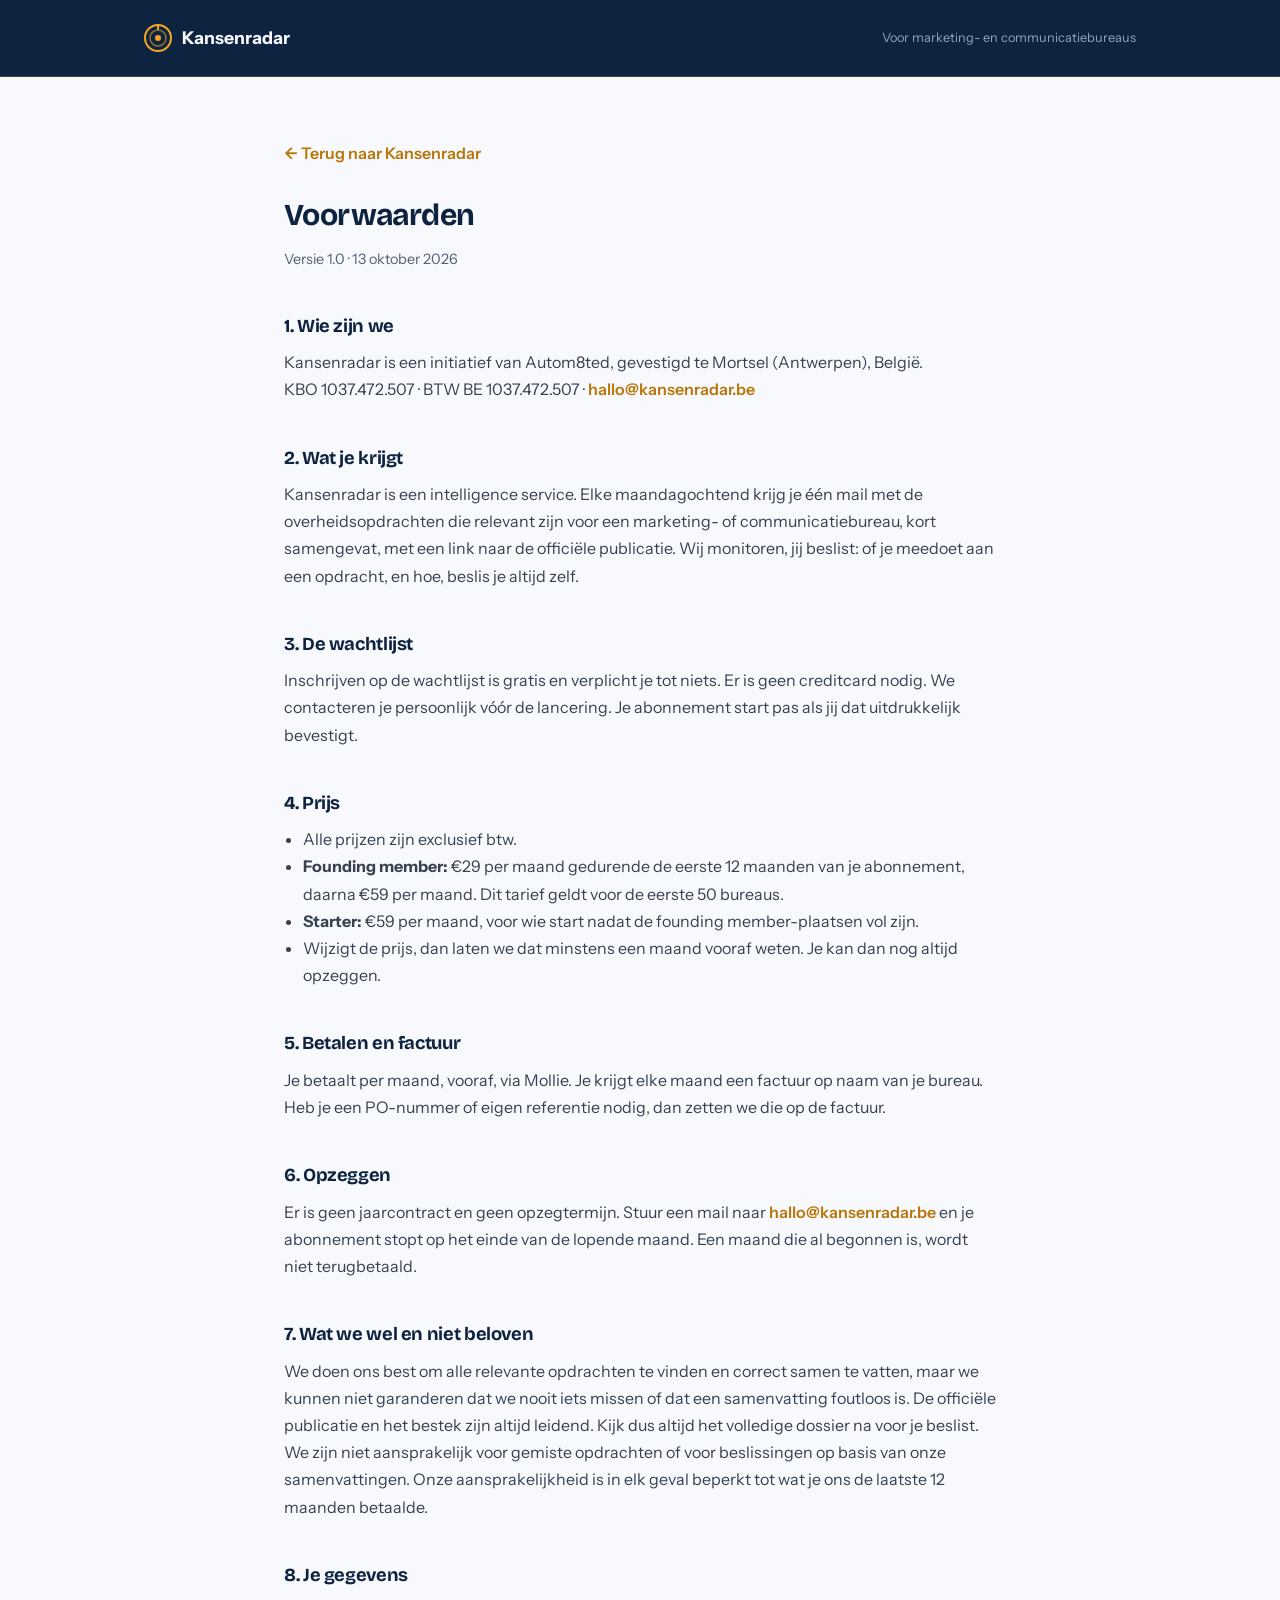
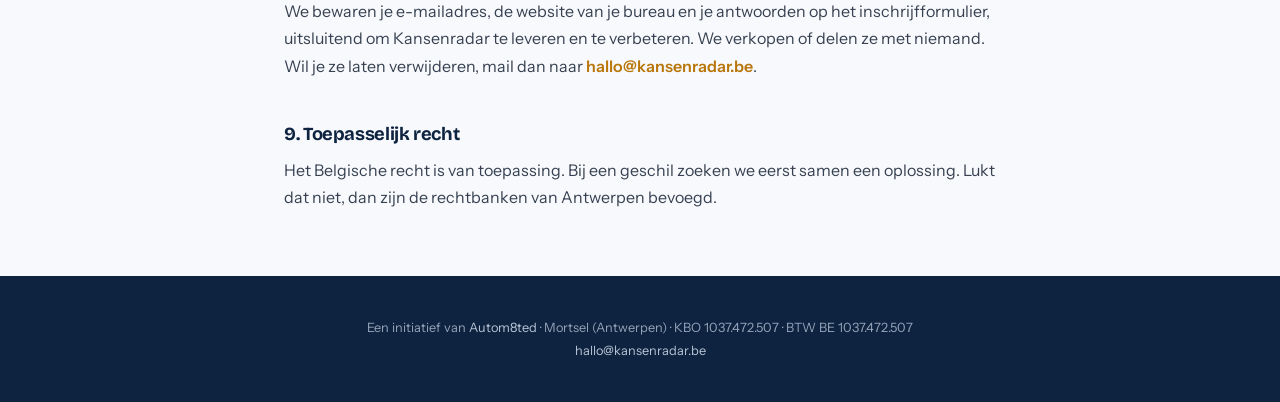
<file: site/voorwaarden.html>
<!DOCTYPE html>
<html lang="nl-BE">
<head>
    <meta charset="UTF-8">
    <meta name="viewport" content="width=device-width, initial-scale=1.0">
    <title>Voorwaarden · Kansenradar</title>
    <meta name="description" content="De voorwaarden van Kansenradar: prijs, founding member-tarief, facturatie en opzeggen.">
    <link rel="canonical" href="https://kansenradar.be/voorwaarden.html">
    <link rel="icon" type="image/svg+xml" href="assets/favicon.svg">
    <link rel="icon" type="image/x-icon" href="assets/favicon.ico">
    <link rel="preconnect" href="https://fonts.googleapis.com">
    <link rel="preconnect" href="https://fonts.gstatic.com" crossorigin>
    <link href="https://fonts.googleapis.com/css2?family=Bricolage+Grotesque:opsz,wght@12..96,500;12..96,700;12..96,800&family=Instrument+Sans:wght@400;500;600&display=swap" rel="stylesheet">
    <link rel="stylesheet" href="css/style.css">
    <style>
        .legal { max-width: 720px; margin: 0 auto; padding: var(--space-xl) 0; }
        .legal h1 { font-size: 1.9rem; margin-bottom: var(--space-xs); }
        .legal .version { color: var(--slate); font-size: 0.9rem; margin-bottom: var(--space-lg); }
        .legal h2 { font-size: 1.15rem; margin: var(--space-lg) 0 var(--space-xs); }
        .legal p, .legal li { color: #374151; line-height: 1.7; }
        .legal ul { list-style: disc; padding-left: 1.2rem; margin: var(--space-xs) 0; }
        .legal a { color: var(--amber-dark); font-weight: 600; }
        .back { display: inline-block; margin-bottom: var(--space-md); }
    </style>
</head>
<body class="theme-radar">

    <header class="site-header">
        <div class="container">
            <a href="./" class="logo" style="text-decoration:none">
                <svg width="28" height="28" viewBox="0 0 28 28" fill="none" aria-hidden="true">
                    <circle cx="14" cy="14" r="13" stroke="#F5A623" stroke-width="2"/>
                    <circle cx="14" cy="14" r="8" stroke="#F5A623" stroke-width="1.5" opacity="0.6"/>
                    <circle cx="14" cy="14" r="3" fill="#F5A623"/>
                    <line x1="14" y1="1" x2="14" y2="5" stroke="#F5A623" stroke-width="2" stroke-linecap="round"/>
                </svg>
                <span>Kansenradar</span>
            </a>
            <p class="header-tag">Voor marketing- en communicatiebureaus</p>
        </div>
    </header>

    <main class="container">
        <article class="legal">
            <a href="./" class="back">← Terug naar Kansenradar</a>
            <h1>Voorwaarden</h1>
            <p class="version">Versie 1.0 · 13 oktober 2026</p>

            <h2>1. Wie zijn we</h2>
            <p>Kansenradar is een initiatief van Autom8ted, gevestigd te Mortsel (Antwerpen), België.<br>
            KBO 1037.472.507 · BTW BE 1037.472.507 · <a href="mailto:hallo@kansenradar.be">hallo@kansenradar.be</a></p>

            <h2>2. Wat je krijgt</h2>
            <p>Kansenradar is een intelligence service. Elke maandagochtend krijg je één mail met de overheidsopdrachten die relevant zijn voor een marketing- of communicatiebureau, kort samengevat, met een link naar de officiële publicatie. Wij monitoren, jij beslist: of je meedoet aan een opdracht, en hoe, beslis je altijd zelf.</p>

            <h2>3. De wachtlijst</h2>
            <p>Inschrijven op de wachtlijst is gratis en verplicht je tot niets. Er is geen creditcard nodig. We contacteren je persoonlijk vóór de lancering. Je abonnement start pas als jij dat uitdrukkelijk bevestigt.</p>

            <h2>4. Prijs</h2>
            <ul>
                <li>Alle prijzen zijn exclusief btw.</li>
                <li><strong>Founding member:</strong> €29 per maand gedurende de eerste 12 maanden van je abonnement, daarna €59 per maand. Dit tarief geldt voor de eerste 50 bureaus.</li>
                <li><strong>Starter:</strong> €59 per maand, voor wie start nadat de founding member-plaatsen vol zijn.</li>
                <li>Wijzigt de prijs, dan laten we dat minstens een maand vooraf weten. Je kan dan nog altijd opzeggen.</li>
            </ul>

            <h2>5. Betalen en factuur</h2>
            <p>Je betaalt per maand, vooraf, via Mollie. Je krijgt elke maand een factuur op naam van je bureau. Heb je een PO-nummer of eigen referentie nodig, dan zetten we die op de factuur.</p>

            <h2>6. Opzeggen</h2>
            <p>Er is geen jaarcontract en geen opzegtermijn. Stuur een mail naar <a href="mailto:hallo@kansenradar.be">hallo@kansenradar.be</a> en je abonnement stopt op het einde van de lopende maand. Een maand die al begonnen is, wordt niet terugbetaald.</p>

            <h2>7. Wat we wel en niet beloven</h2>
            <p>We doen ons best om alle relevante opdrachten te vinden en correct samen te vatten, maar we kunnen niet garanderen dat we nooit iets missen of dat een samenvatting foutloos is. De officiële publicatie en het bestek zijn altijd leidend. Kijk dus altijd het volledige dossier na voor je beslist. We zijn niet aansprakelijk voor gemiste opdrachten of voor beslissingen op basis van onze samenvattingen. Onze aansprakelijkheid is in elk geval beperkt tot wat je ons de laatste 12 maanden betaalde.</p>

            <h2>8. Je gegevens</h2>
            <p>We bewaren je e-mailadres, de website van je bureau en je antwoorden op het inschrijfformulier, uitsluitend om Kansenradar te leveren en te verbeteren. We verkopen of delen ze met niemand. Wil je ze laten verwijderen, mail dan naar <a href="mailto:hallo@kansenradar.be">hallo@kansenradar.be</a>.</p>

            <h2>9. Toepasselijk recht</h2>
            <p>Het Belgische recht is van toepassing. Bij een geschil zoeken we eerst samen een oplossing. Lukt dat niet, dan zijn de rechtbanken van Antwerpen bevoegd.</p>
        </article>
    </main>

    <footer class="site-footer">
        <div class="container">
            <p class="footer-legal">Een initiatief van <a href="https://autom8ted.be">Autom8ted</a> · Mortsel (Antwerpen) · KBO 1037.472.507 · BTW BE 1037.472.507<br><a href="mailto:hallo@kansenradar.be">hallo@kansenradar.be</a></p>
        </div>
    </footer>

</body>
</html>
</file>
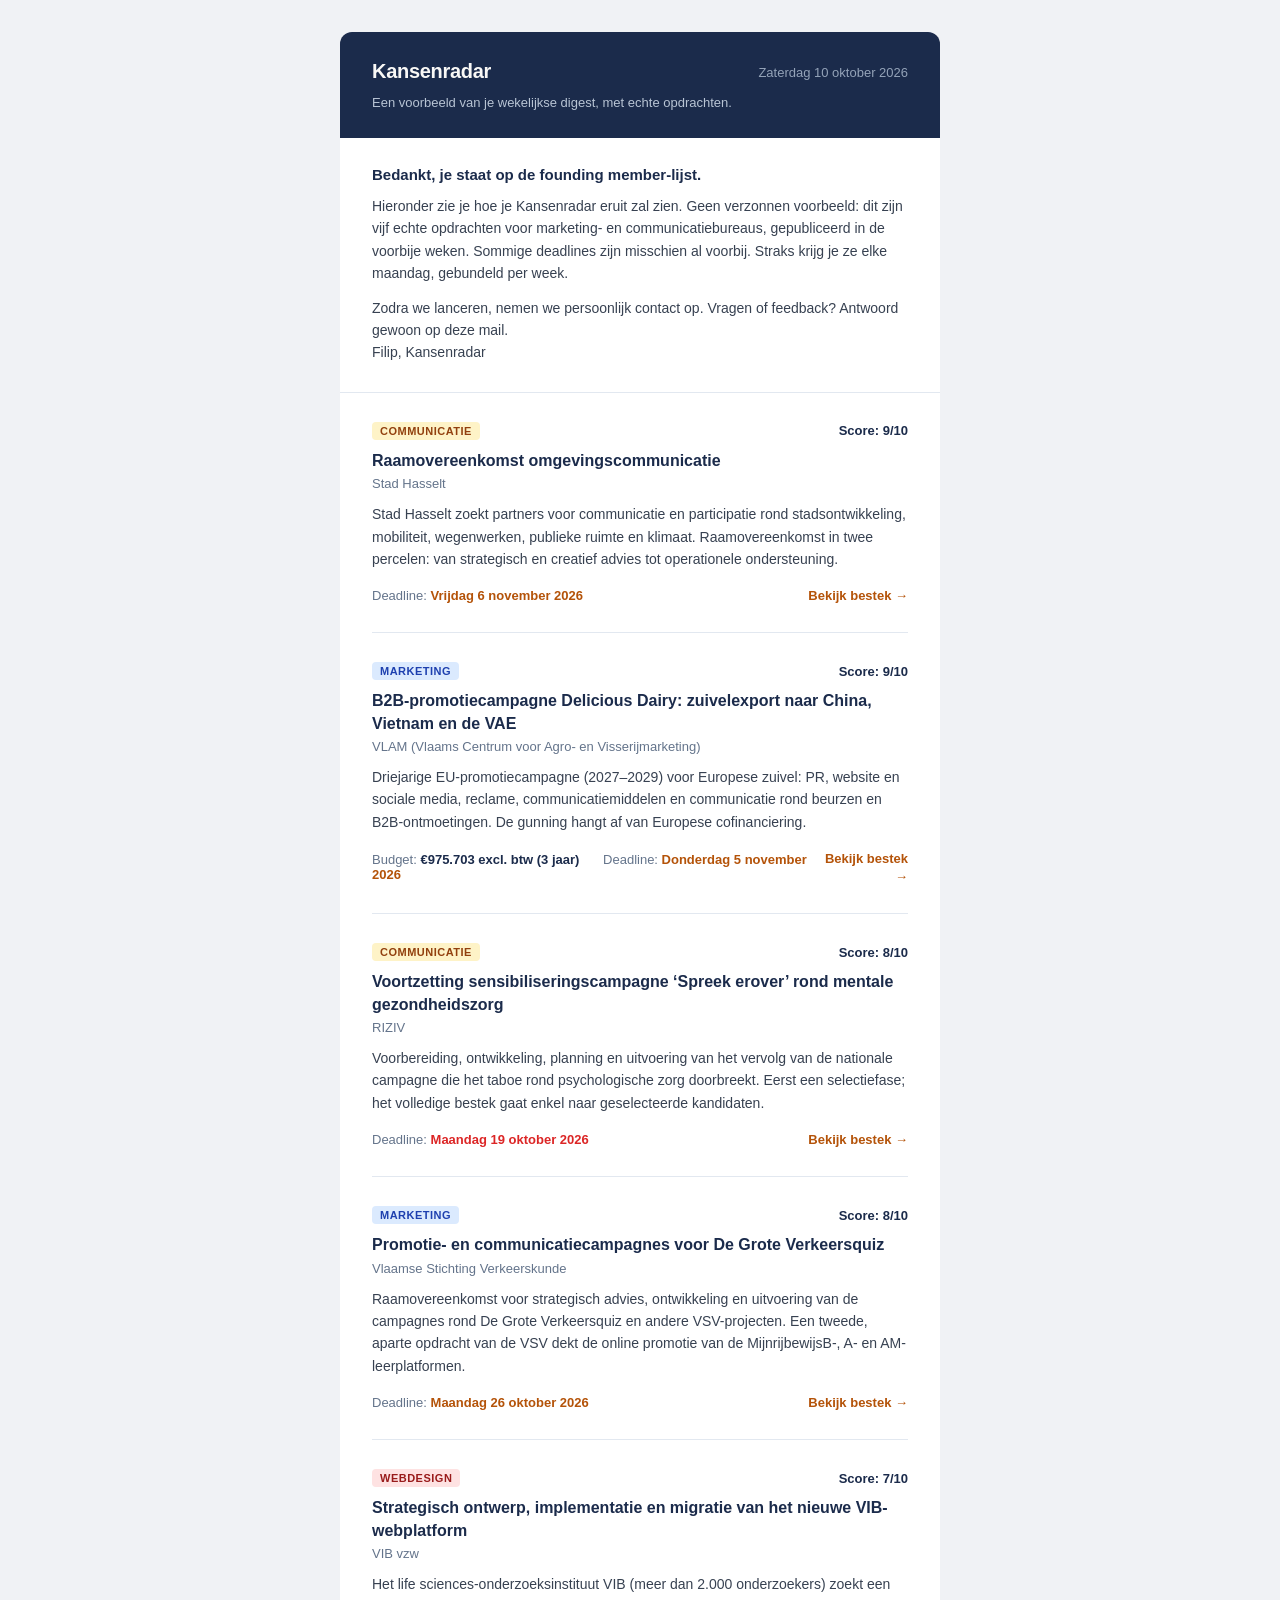
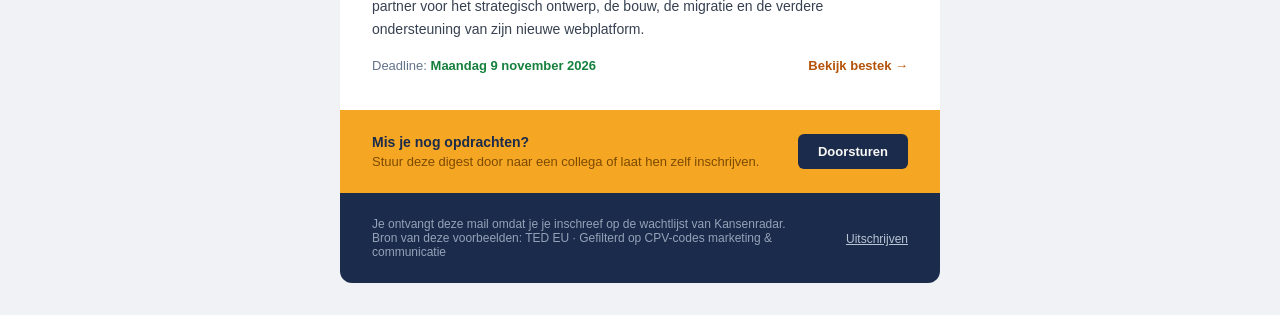
<file: backup/pre-design-refresh-2026-10-13/sample-digest.html>
<!DOCTYPE html>
<html lang="nl">
<head>
  <meta charset="UTF-8">
  <meta name="viewport" content="width=device-width, initial-scale=1.0">
  <title>Kansenradar — Digest Zaterdag 10 oktober 2026</title>
</head>
<body style="margin:0;padding:0;background-color:#F0F2F5;font-family:'Inter',-apple-system,BlinkMacSystemFont,'Segoe UI',sans-serif;">

  <!-- Preheader: zichtbaar in de inbox-preview, niet in de mail zelf -->
  <div style="display:none;max-height:0;overflow:hidden;mso-hide:all;">5 relevante overheidsopdrachten voor jouw bureau — gefilterd en samengevat.</div>

  <!-- Wrapper -->
  <table role="presentation" width="100%" cellpadding="0" cellspacing="0" style="background-color:#F0F2F5;padding:32px 16px;">
    <tr>
      <td align="center">
        <table role="presentation" width="600" cellpadding="0" cellspacing="0" style="max-width:600px;width:100%;">

          <!-- Header -->
          <tr>
            <td style="background-color:#1B2B4B;border-radius:12px 12px 0 0;padding:28px 32px;">
              <table role="presentation" width="100%" cellpadding="0" cellspacing="0">
                <tr>
                  <td>
                    <span style="font-size:20px;font-weight:700;color:#F9F8F6;letter-spacing:-0.3px;">Kansenradar</span>
                  </td>
                  <td align="right">
                    <span style="font-size:13px;color:#94A3B8;">Zaterdag 10 oktober 2026</span>
                  </td>
                </tr>
              </table>
              <p style="margin:12px 0 0;font-size:13px;color:#B8C4D4;">Een voorbeeld van je wekelijkse digest, met echte opdrachten.</p>
            </td>
          </tr>

          <!-- Waitlist intro -->
          <tr>
            <td style="background-color:#ffffff;padding:28px 32px 4px;border-bottom:1px solid #E2E8F0;">
              <p style="margin:0 0 12px;font-size:15px;font-weight:600;color:#1B2B4B;">Bedankt, je staat op de founding member-lijst.</p>
              <p style="margin:0 0 12px;font-size:14px;color:#374151;line-height:1.6;">Hieronder zie je hoe je Kansenradar eruit zal zien. Geen verzonnen voorbeeld: dit zijn vijf echte opdrachten voor marketing- en communicatiebureaus, gepubliceerd in de voorbije weken. Sommige deadlines zijn misschien al voorbij. Straks krijg je ze elke maandag, gebundeld per week.</p>
              <p style="margin:0 0 24px;font-size:14px;color:#374151;line-height:1.6;">Zodra we lanceren, nemen we persoonlijk contact op. Vragen of feedback? Antwoord gewoon op deze mail.<br>Filip, Kansenradar</p>
            </td>
          </tr>

          <!-- Body -->
          <tr>
            <td style="background-color:#ffffff;padding:0 32px 8px;">

              
              <!-- Tender 1 -->
              <table role="presentation" width="100%" cellpadding="0" cellspacing="0" style="border-bottom:1px solid #E2E8F0;padding:28px 0;">
                <tr>
                  <td>
                    <table role="presentation" width="100%" cellpadding="0" cellspacing="0">
                      <tr>
                        <td>
                          <span style="display:inline-block;background-color:#FEF3C7;color:#92400E;font-size:11px;font-weight:600;padding:3px 8px;border-radius:4px;text-transform:uppercase;letter-spacing:0.5px;">Communicatie</span>
                        </td>
                        <td align="right">
                          <span style="font-size:13px;font-weight:700;color:#1B2B4B;">Score: 9/10</span>
                        </td>
                      </tr>
                    </table>
                    <h2 style="margin:10px 0 4px;font-size:16px;font-weight:600;color:#1B2B4B;line-height:1.4;">Raamovereenkomst omgevingscommunicatie</h2>
                    <p style="margin:0 0 12px;font-size:13px;color:#64748B;">Stad Hasselt</p>
                    <p style="margin:0 0 16px;font-size:14px;color:#374151;line-height:1.6;">Stad Hasselt zoekt partners voor communicatie en participatie rond stadsontwikkeling, mobiliteit, wegenwerken, publieke ruimte en klimaat. Raamovereenkomst in twee percelen: van strategisch en creatief advies tot operationele ondersteuning.</p>
                    <table role="presentation" width="100%" cellpadding="0" cellspacing="0">
                      <tr>
                        <td style="font-size:13px;color:#64748B;">
                          
                          <span>Deadline: <strong style="color:#B45309;">Vrijdag 6 november 2026</strong></span>
                        </td>
                        <td align="right">
                          <a href="https://ted.europa.eu/nl/notice/-/detail/693071-2026" style="font-size:13px;font-weight:600;color:#B45309;text-decoration:none;">Bekijk bestek →</a>
                        </td>
                      </tr>
                    </table>
                  </td>
                </tr>
              </table>
              
              <!-- Tender 2 -->
              <table role="presentation" width="100%" cellpadding="0" cellspacing="0" style="border-bottom:1px solid #E2E8F0;padding:28px 0;">
                <tr>
                  <td>
                    <table role="presentation" width="100%" cellpadding="0" cellspacing="0">
                      <tr>
                        <td>
                          <span style="display:inline-block;background-color:#DBEAFE;color:#1E40AF;font-size:11px;font-weight:600;padding:3px 8px;border-radius:4px;text-transform:uppercase;letter-spacing:0.5px;">Marketing</span>
                        </td>
                        <td align="right">
                          <span style="font-size:13px;font-weight:700;color:#1B2B4B;">Score: 9/10</span>
                        </td>
                      </tr>
                    </table>
                    <h2 style="margin:10px 0 4px;font-size:16px;font-weight:600;color:#1B2B4B;line-height:1.4;">B2B-promotiecampagne Delicious Dairy: zuivelexport naar China, Vietnam en de VAE</h2>
                    <p style="margin:0 0 12px;font-size:13px;color:#64748B;">VLAM (Vlaams Centrum voor Agro- en Visserijmarketing)</p>
                    <p style="margin:0 0 16px;font-size:14px;color:#374151;line-height:1.6;">Driejarige EU-promotiecampagne (2027–2029) voor Europese zuivel: PR, website en sociale media, reclame, communicatiemiddelen en communicatie rond beurzen en B2B-ontmoetingen. De gunning hangt af van Europese cofinanciering.</p>
                    <table role="presentation" width="100%" cellpadding="0" cellspacing="0">
                      <tr>
                        <td style="font-size:13px;color:#64748B;">
                          <span style="margin-right:20px;">Budget: <strong style="color:#1B2B4B;">€975.703 excl. btw (3 jaar)</strong></span>
                          <span>Deadline: <strong style="color:#B45309;">Donderdag 5 november 2026</strong></span>
                        </td>
                        <td align="right">
                          <a href="https://ted.europa.eu/nl/notice/-/detail/674550-2026" style="font-size:13px;font-weight:600;color:#B45309;text-decoration:none;">Bekijk bestek →</a>
                        </td>
                      </tr>
                    </table>
                  </td>
                </tr>
              </table>
              
              <!-- Tender 3 -->
              <table role="presentation" width="100%" cellpadding="0" cellspacing="0" style="border-bottom:1px solid #E2E8F0;padding:28px 0;">
                <tr>
                  <td>
                    <table role="presentation" width="100%" cellpadding="0" cellspacing="0">
                      <tr>
                        <td>
                          <span style="display:inline-block;background-color:#FEF3C7;color:#92400E;font-size:11px;font-weight:600;padding:3px 8px;border-radius:4px;text-transform:uppercase;letter-spacing:0.5px;">Communicatie</span>
                        </td>
                        <td align="right">
                          <span style="font-size:13px;font-weight:700;color:#1B2B4B;">Score: 8/10</span>
                        </td>
                      </tr>
                    </table>
                    <h2 style="margin:10px 0 4px;font-size:16px;font-weight:600;color:#1B2B4B;line-height:1.4;">Voortzetting sensibiliseringscampagne ‘Spreek erover’ rond mentale gezondheidszorg</h2>
                    <p style="margin:0 0 12px;font-size:13px;color:#64748B;">RIZIV</p>
                    <p style="margin:0 0 16px;font-size:14px;color:#374151;line-height:1.6;">Voorbereiding, ontwikkeling, planning en uitvoering van het vervolg van de nationale campagne die het taboe rond psychologische zorg doorbreekt. Eerst een selectiefase; het volledige bestek gaat enkel naar geselecteerde kandidaten.</p>
                    <table role="presentation" width="100%" cellpadding="0" cellspacing="0">
                      <tr>
                        <td style="font-size:13px;color:#64748B;">
                          
                          <span>Deadline: <strong style="color:#DC2626;">Maandag 19 oktober 2026</strong></span>
                        </td>
                        <td align="right">
                          <a href="https://ted.europa.eu/nl/notice/-/detail/645239-2026" style="font-size:13px;font-weight:600;color:#B45309;text-decoration:none;">Bekijk bestek →</a>
                        </td>
                      </tr>
                    </table>
                  </td>
                </tr>
              </table>
              
              <!-- Tender 4 -->
              <table role="presentation" width="100%" cellpadding="0" cellspacing="0" style="border-bottom:1px solid #E2E8F0;padding:28px 0;">
                <tr>
                  <td>
                    <table role="presentation" width="100%" cellpadding="0" cellspacing="0">
                      <tr>
                        <td>
                          <span style="display:inline-block;background-color:#DBEAFE;color:#1E40AF;font-size:11px;font-weight:600;padding:3px 8px;border-radius:4px;text-transform:uppercase;letter-spacing:0.5px;">Marketing</span>
                        </td>
                        <td align="right">
                          <span style="font-size:13px;font-weight:700;color:#1B2B4B;">Score: 8/10</span>
                        </td>
                      </tr>
                    </table>
                    <h2 style="margin:10px 0 4px;font-size:16px;font-weight:600;color:#1B2B4B;line-height:1.4;">Promotie- en communicatiecampagnes voor De Grote Verkeersquiz</h2>
                    <p style="margin:0 0 12px;font-size:13px;color:#64748B;">Vlaamse Stichting Verkeerskunde</p>
                    <p style="margin:0 0 16px;font-size:14px;color:#374151;line-height:1.6;">Raamovereenkomst voor strategisch advies, ontwikkeling en uitvoering van de campagnes rond De Grote Verkeersquiz en andere VSV-projecten. Een tweede, aparte opdracht van de VSV dekt de online promotie van de MijnrijbewijsB-, A- en AM-leerplatformen.</p>
                    <table role="presentation" width="100%" cellpadding="0" cellspacing="0">
                      <tr>
                        <td style="font-size:13px;color:#64748B;">
                          
                          <span>Deadline: <strong style="color:#B45309;">Maandag 26 oktober 2026</strong></span>
                        </td>
                        <td align="right">
                          <a href="https://ted.europa.eu/nl/notice/-/detail/657955-2026" style="font-size:13px;font-weight:600;color:#B45309;text-decoration:none;">Bekijk bestek →</a>
                        </td>
                      </tr>
                    </table>
                  </td>
                </tr>
              </table>
              
              <!-- Tender 5 -->
              <table role="presentation" width="100%" cellpadding="0" cellspacing="0" style="padding:28px 0;">
                <tr>
                  <td>
                    <table role="presentation" width="100%" cellpadding="0" cellspacing="0">
                      <tr>
                        <td>
                          <span style="display:inline-block;background-color:#FEE2E2;color:#991B1B;font-size:11px;font-weight:600;padding:3px 8px;border-radius:4px;text-transform:uppercase;letter-spacing:0.5px;">Webdesign</span>
                        </td>
                        <td align="right">
                          <span style="font-size:13px;font-weight:700;color:#1B2B4B;">Score: 7/10</span>
                        </td>
                      </tr>
                    </table>
                    <h2 style="margin:10px 0 4px;font-size:16px;font-weight:600;color:#1B2B4B;line-height:1.4;">Strategisch ontwerp, implementatie en migratie van het nieuwe VIB-webplatform</h2>
                    <p style="margin:0 0 12px;font-size:13px;color:#64748B;">VIB vzw</p>
                    <p style="margin:0 0 16px;font-size:14px;color:#374151;line-height:1.6;">Het life sciences-onderzoeksinstituut VIB (meer dan 2.000 onderzoekers) zoekt een partner voor het strategisch ontwerp, de bouw, de migratie en de verdere ondersteuning van zijn nieuwe webplatform.</p>
                    <table role="presentation" width="100%" cellpadding="0" cellspacing="0">
                      <tr>
                        <td style="font-size:13px;color:#64748B;">
                          
                          <span>Deadline: <strong style="color:#15803D;">Maandag 9 november 2026</strong></span>
                        </td>
                        <td align="right">
                          <a href="https://ted.europa.eu/nl/notice/-/detail/696976-2026" style="font-size:13px;font-weight:600;color:#B45309;text-decoration:none;">Bekijk bestek →</a>
                        </td>
                      </tr>
                    </table>
                  </td>
                </tr>
              </table>
              

            </td>
          </tr>

          <!-- CTA Banner -->
          <tr>
            <td style="background-color:#F5A623;padding:24px 32px;">
              <table role="presentation" width="100%" cellpadding="0" cellspacing="0">
                <tr>
                  <td>
                    <p style="margin:0;font-size:14px;font-weight:600;color:#1B2B4B;">Mis je nog opdrachten?</p>
                    <p style="margin:4px 0 0;font-size:13px;color:#7C4A00;">Stuur deze digest door naar een collega of laat hen zelf inschrijven.</p>
                  </td>
                  <td align="right" style="white-space:nowrap;padding-left:16px;">
                    <a href="mailto:?subject=Kansenradar%20digest%20—%20relevante%20overheidsopdrachten&amp;body=Bekijk%20Kansenradar%3A%20https%3A%2F%2Fkansenradar.be" style="display:inline-block;background-color:#1B2B4B;color:#F9F8F6;font-size:13px;font-weight:600;padding:10px 20px;border-radius:6px;text-decoration:none;">Doorsturen</a>
                  </td>
                </tr>
              </table>
            </td>
          </tr>

          <!-- Footer -->
          <tr>
            <td style="background-color:#1B2B4B;border-radius:0 0 12px 12px;padding:24px 32px;">
              <table role="presentation" width="100%" cellpadding="0" cellspacing="0">
                <tr>
                  <td>
                    <p style="margin:0;font-size:12px;color:#94A3B8;">
                      Je ontvangt deze mail omdat je je inschreef op de wachtlijst van Kansenradar.<br>
                      Bron van deze voorbeelden: TED EU · Gefilterd op CPV-codes marketing &amp; communicatie
                    </p>
                  </td>
                  <td align="right" style="white-space:nowrap;padding-left:16px;">
                    <a href="mailto:hallo@kansenradar.be?subject=Uitschrijven%20wachtlijst" style="font-size:12px;color:#B8C4D4;text-decoration:underline;">Uitschrijven</a>
                  </td>
                </tr>
              </table>
            </td>
          </tr>

        </table>
      </td>
    </tr>
  </table>

</body>
</html>
</file>
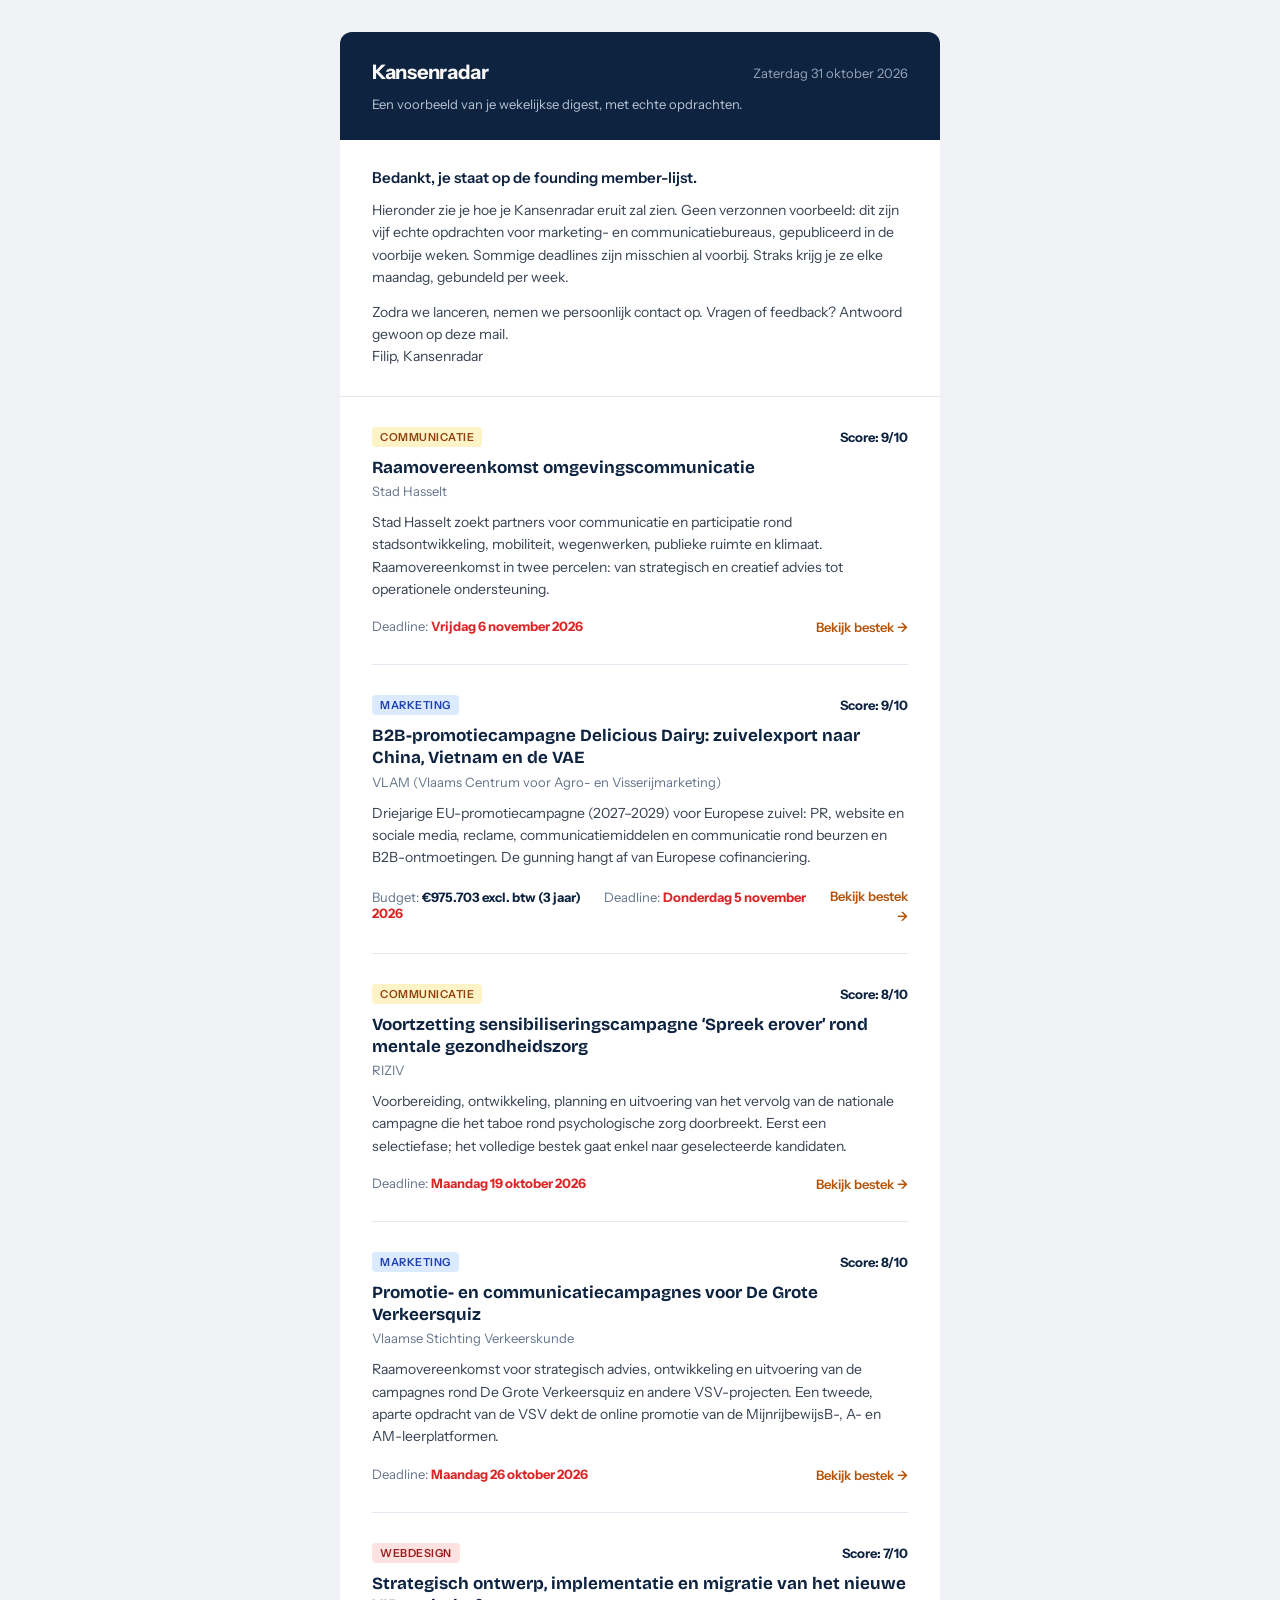
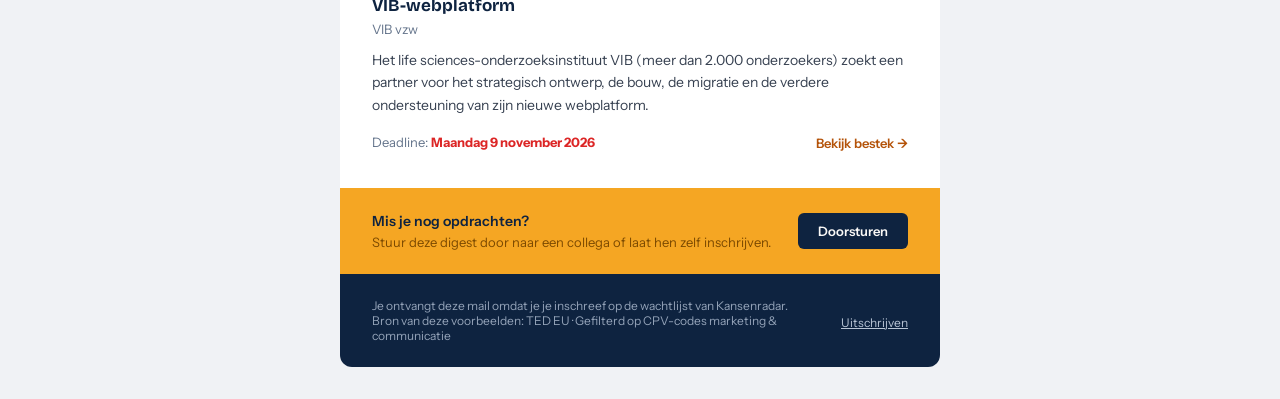
<file: site/api/sample-digest.html>
<!DOCTYPE html>
<html lang="nl">
<head>
  <meta charset="UTF-8">
  <meta name="viewport" content="width=device-width, initial-scale=1.0">
  <title>Kansenradar — Digest Zaterdag 31 oktober 2026</title>
  <link href="https://fonts.googleapis.com/css2?family=Bricolage+Grotesque:opsz,wght@12..96,700&family=Instrument+Sans:wght@400;600&display=swap" rel="stylesheet">
</head>
<body style="margin:0;padding:0;background-color:#F0F2F5;font-family:'Instrument Sans',-apple-system,BlinkMacSystemFont,'Segoe UI',sans-serif;">

  <!-- Preheader: zichtbaar in de inbox-preview, niet in de mail zelf -->
  <div style="display:none;max-height:0;overflow:hidden;mso-hide:all;">5 relevante overheidsopdrachten voor jouw bureau — gefilterd en samengevat.</div>

  <!-- Wrapper -->
  <table role="presentation" width="100%" cellpadding="0" cellspacing="0" style="background-color:#F0F2F5;padding:32px 16px;">
    <tr>
      <td align="center">
        <table role="presentation" width="600" cellpadding="0" cellspacing="0" style="max-width:600px;width:100%;">

          <!-- Header -->
          <tr>
            <td style="background-color:#0E2340;border-radius:12px 12px 0 0;padding:28px 32px;">
              <table role="presentation" width="100%" cellpadding="0" cellspacing="0">
                <tr>
                  <td>
                    <span style="font-size:20px;font-weight:700;color:#F9F8F6;letter-spacing:-0.3px;">Kansenradar</span>
                  </td>
                  <td align="right">
                    <span style="font-size:13px;color:#94A3B8;">Zaterdag 31 oktober 2026</span>
                  </td>
                </tr>
              </table>
              <p style="margin:12px 0 0;font-size:13px;color:#B8C4D4;">Een voorbeeld van je wekelijkse digest, met echte opdrachten.</p>
            </td>
          </tr>

          <!-- Waitlist intro -->
          <tr>
            <td style="background-color:#ffffff;padding:28px 32px 4px;border-bottom:1px solid #E2E8F0;">
              <p style="margin:0 0 12px;font-size:15px;font-weight:600;color:#0E2340;">Bedankt, je staat op de founding member-lijst.</p>
              <p style="margin:0 0 12px;font-size:14px;color:#374151;line-height:1.6;">Hieronder zie je hoe je Kansenradar eruit zal zien. Geen verzonnen voorbeeld: dit zijn vijf echte opdrachten voor marketing- en communicatiebureaus, gepubliceerd in de voorbije weken. Sommige deadlines zijn misschien al voorbij. Straks krijg je ze elke maandag, gebundeld per week.</p>
              <p style="margin:0 0 24px;font-size:14px;color:#374151;line-height:1.6;">Zodra we lanceren, nemen we persoonlijk contact op. Vragen of feedback? Antwoord gewoon op deze mail.<br>Filip, Kansenradar</p>
            </td>
          </tr>

          <!-- Body -->
          <tr>
            <td style="background-color:#ffffff;padding:0 32px 8px;">

              
              <!-- Tender 1 -->
              <table role="presentation" width="100%" cellpadding="0" cellspacing="0" style="border-bottom:1px solid #E2E8F0;padding:28px 0;">
                <tr>
                  <td>
                    <table role="presentation" width="100%" cellpadding="0" cellspacing="0">
                      <tr>
                        <td>
                          <span style="display:inline-block;background-color:#FEF3C7;color:#92400E;font-size:11px;font-weight:600;padding:3px 8px;border-radius:4px;text-transform:uppercase;letter-spacing:0.5px;">Communicatie</span>
                        </td>
                        <td align="right">
                          <span style="font-size:13px;font-weight:700;color:#0E2340;">Score: 9/10</span>
                        </td>
                      </tr>
                    </table>
                    <h2 style="margin:10px 0 4px;font-family:'Bricolage Grotesque','Instrument Sans',Arial,sans-serif;font-size:17px;font-weight:700;color:#0E2340;line-height:1.3;">Raamovereenkomst omgevingscommunicatie</h2>
                    <p style="margin:0 0 12px;font-size:13px;color:#64748B;">Stad Hasselt</p>
                    <p style="margin:0 0 16px;font-size:14px;color:#374151;line-height:1.6;">Stad Hasselt zoekt partners voor communicatie en participatie rond stadsontwikkeling, mobiliteit, wegenwerken, publieke ruimte en klimaat. Raamovereenkomst in twee percelen: van strategisch en creatief advies tot operationele ondersteuning.</p>
                    <table role="presentation" width="100%" cellpadding="0" cellspacing="0">
                      <tr>
                        <td style="font-size:13px;color:#64748B;">
                          
                          <span>Deadline: <strong style="color:#DC2626;">Vrijdag 6 november 2026</strong></span>
                        </td>
                        <td align="right">
                          <a href="https://ted.europa.eu/nl/notice/-/detail/693071-2026" style="font-size:13px;font-weight:600;color:#B45309;text-decoration:none;">Bekijk bestek →</a>
                        </td>
                      </tr>
                    </table>
                  </td>
                </tr>
              </table>
              
              <!-- Tender 2 -->
              <table role="presentation" width="100%" cellpadding="0" cellspacing="0" style="border-bottom:1px solid #E2E8F0;padding:28px 0;">
                <tr>
                  <td>
                    <table role="presentation" width="100%" cellpadding="0" cellspacing="0">
                      <tr>
                        <td>
                          <span style="display:inline-block;background-color:#DBEAFE;color:#1E40AF;font-size:11px;font-weight:600;padding:3px 8px;border-radius:4px;text-transform:uppercase;letter-spacing:0.5px;">Marketing</span>
                        </td>
                        <td align="right">
                          <span style="font-size:13px;font-weight:700;color:#0E2340;">Score: 9/10</span>
                        </td>
                      </tr>
                    </table>
                    <h2 style="margin:10px 0 4px;font-family:'Bricolage Grotesque','Instrument Sans',Arial,sans-serif;font-size:17px;font-weight:700;color:#0E2340;line-height:1.3;">B2B-promotiecampagne Delicious Dairy: zuivelexport naar China, Vietnam en de VAE</h2>
                    <p style="margin:0 0 12px;font-size:13px;color:#64748B;">VLAM (Vlaams Centrum voor Agro- en Visserijmarketing)</p>
                    <p style="margin:0 0 16px;font-size:14px;color:#374151;line-height:1.6;">Driejarige EU-promotiecampagne (2027–2029) voor Europese zuivel: PR, website en sociale media, reclame, communicatiemiddelen en communicatie rond beurzen en B2B-ontmoetingen. De gunning hangt af van Europese cofinanciering.</p>
                    <table role="presentation" width="100%" cellpadding="0" cellspacing="0">
                      <tr>
                        <td style="font-size:13px;color:#64748B;">
                          <span style="margin-right:20px;">Budget: <strong style="color:#0E2340;">€975.703 excl. btw (3 jaar)</strong></span>
                          <span>Deadline: <strong style="color:#DC2626;">Donderdag 5 november 2026</strong></span>
                        </td>
                        <td align="right">
                          <a href="https://ted.europa.eu/nl/notice/-/detail/674550-2026" style="font-size:13px;font-weight:600;color:#B45309;text-decoration:none;">Bekijk bestek →</a>
                        </td>
                      </tr>
                    </table>
                  </td>
                </tr>
              </table>
              
              <!-- Tender 3 -->
              <table role="presentation" width="100%" cellpadding="0" cellspacing="0" style="border-bottom:1px solid #E2E8F0;padding:28px 0;">
                <tr>
                  <td>
                    <table role="presentation" width="100%" cellpadding="0" cellspacing="0">
                      <tr>
                        <td>
                          <span style="display:inline-block;background-color:#FEF3C7;color:#92400E;font-size:11px;font-weight:600;padding:3px 8px;border-radius:4px;text-transform:uppercase;letter-spacing:0.5px;">Communicatie</span>
                        </td>
                        <td align="right">
                          <span style="font-size:13px;font-weight:700;color:#0E2340;">Score: 8/10</span>
                        </td>
                      </tr>
                    </table>
                    <h2 style="margin:10px 0 4px;font-family:'Bricolage Grotesque','Instrument Sans',Arial,sans-serif;font-size:17px;font-weight:700;color:#0E2340;line-height:1.3;">Voortzetting sensibiliseringscampagne ‘Spreek erover’ rond mentale gezondheidszorg</h2>
                    <p style="margin:0 0 12px;font-size:13px;color:#64748B;">RIZIV</p>
                    <p style="margin:0 0 16px;font-size:14px;color:#374151;line-height:1.6;">Voorbereiding, ontwikkeling, planning en uitvoering van het vervolg van de nationale campagne die het taboe rond psychologische zorg doorbreekt. Eerst een selectiefase; het volledige bestek gaat enkel naar geselecteerde kandidaten.</p>
                    <table role="presentation" width="100%" cellpadding="0" cellspacing="0">
                      <tr>
                        <td style="font-size:13px;color:#64748B;">
                          
                          <span>Deadline: <strong style="color:#DC2626;">Maandag 19 oktober 2026</strong></span>
                        </td>
                        <td align="right">
                          <a href="https://ted.europa.eu/nl/notice/-/detail/645239-2026" style="font-size:13px;font-weight:600;color:#B45309;text-decoration:none;">Bekijk bestek →</a>
                        </td>
                      </tr>
                    </table>
                  </td>
                </tr>
              </table>
              
              <!-- Tender 4 -->
              <table role="presentation" width="100%" cellpadding="0" cellspacing="0" style="border-bottom:1px solid #E2E8F0;padding:28px 0;">
                <tr>
                  <td>
                    <table role="presentation" width="100%" cellpadding="0" cellspacing="0">
                      <tr>
                        <td>
                          <span style="display:inline-block;background-color:#DBEAFE;color:#1E40AF;font-size:11px;font-weight:600;padding:3px 8px;border-radius:4px;text-transform:uppercase;letter-spacing:0.5px;">Marketing</span>
                        </td>
                        <td align="right">
                          <span style="font-size:13px;font-weight:700;color:#0E2340;">Score: 8/10</span>
                        </td>
                      </tr>
                    </table>
                    <h2 style="margin:10px 0 4px;font-family:'Bricolage Grotesque','Instrument Sans',Arial,sans-serif;font-size:17px;font-weight:700;color:#0E2340;line-height:1.3;">Promotie- en communicatiecampagnes voor De Grote Verkeersquiz</h2>
                    <p style="margin:0 0 12px;font-size:13px;color:#64748B;">Vlaamse Stichting Verkeerskunde</p>
                    <p style="margin:0 0 16px;font-size:14px;color:#374151;line-height:1.6;">Raamovereenkomst voor strategisch advies, ontwikkeling en uitvoering van de campagnes rond De Grote Verkeersquiz en andere VSV-projecten. Een tweede, aparte opdracht van de VSV dekt de online promotie van de MijnrijbewijsB-, A- en AM-leerplatformen.</p>
                    <table role="presentation" width="100%" cellpadding="0" cellspacing="0">
                      <tr>
                        <td style="font-size:13px;color:#64748B;">
                          
                          <span>Deadline: <strong style="color:#DC2626;">Maandag 26 oktober 2026</strong></span>
                        </td>
                        <td align="right">
                          <a href="https://ted.europa.eu/nl/notice/-/detail/657955-2026" style="font-size:13px;font-weight:600;color:#B45309;text-decoration:none;">Bekijk bestek →</a>
                        </td>
                      </tr>
                    </table>
                  </td>
                </tr>
              </table>
              
              <!-- Tender 5 -->
              <table role="presentation" width="100%" cellpadding="0" cellspacing="0" style="padding:28px 0;">
                <tr>
                  <td>
                    <table role="presentation" width="100%" cellpadding="0" cellspacing="0">
                      <tr>
                        <td>
                          <span style="display:inline-block;background-color:#FEE2E2;color:#991B1B;font-size:11px;font-weight:600;padding:3px 8px;border-radius:4px;text-transform:uppercase;letter-spacing:0.5px;">Webdesign</span>
                        </td>
                        <td align="right">
                          <span style="font-size:13px;font-weight:700;color:#0E2340;">Score: 7/10</span>
                        </td>
                      </tr>
                    </table>
                    <h2 style="margin:10px 0 4px;font-family:'Bricolage Grotesque','Instrument Sans',Arial,sans-serif;font-size:17px;font-weight:700;color:#0E2340;line-height:1.3;">Strategisch ontwerp, implementatie en migratie van het nieuwe VIB-webplatform</h2>
                    <p style="margin:0 0 12px;font-size:13px;color:#64748B;">VIB vzw</p>
                    <p style="margin:0 0 16px;font-size:14px;color:#374151;line-height:1.6;">Het life sciences-onderzoeksinstituut VIB (meer dan 2.000 onderzoekers) zoekt een partner voor het strategisch ontwerp, de bouw, de migratie en de verdere ondersteuning van zijn nieuwe webplatform.</p>
                    <table role="presentation" width="100%" cellpadding="0" cellspacing="0">
                      <tr>
                        <td style="font-size:13px;color:#64748B;">
                          
                          <span>Deadline: <strong style="color:#DC2626;">Maandag 9 november 2026</strong></span>
                        </td>
                        <td align="right">
                          <a href="https://ted.europa.eu/nl/notice/-/detail/696976-2026" style="font-size:13px;font-weight:600;color:#B45309;text-decoration:none;">Bekijk bestek →</a>
                        </td>
                      </tr>
                    </table>
                  </td>
                </tr>
              </table>
              

            </td>
          </tr>

          <!-- CTA Banner -->
          <tr>
            <td style="background-color:#F5A623;padding:24px 32px;">
              <table role="presentation" width="100%" cellpadding="0" cellspacing="0">
                <tr>
                  <td>
                    <p style="margin:0;font-size:14px;font-weight:600;color:#0E2340;">Mis je nog opdrachten?</p>
                    <p style="margin:4px 0 0;font-size:13px;color:#7C4A00;">Stuur deze digest door naar een collega of laat hen zelf inschrijven.</p>
                  </td>
                  <td align="right" style="white-space:nowrap;padding-left:16px;">
                    <a href="mailto:?subject=Kansenradar%20digest%20—%20relevante%20overheidsopdrachten&amp;body=Bekijk%20Kansenradar%3A%20https%3A%2F%2Fkansenradar.be" style="display:inline-block;background-color:#0E2340;color:#F9F8F6;font-size:13px;font-weight:600;padding:10px 20px;border-radius:6px;text-decoration:none;">Doorsturen</a>
                  </td>
                </tr>
              </table>
            </td>
          </tr>

          <!-- Footer -->
          <tr>
            <td style="background-color:#0E2340;border-radius:0 0 12px 12px;padding:24px 32px;">
              <table role="presentation" width="100%" cellpadding="0" cellspacing="0">
                <tr>
                  <td>
                    <p style="margin:0;font-size:12px;color:#94A3B8;">
                      Je ontvangt deze mail omdat je je inschreef op de wachtlijst van Kansenradar.<br>
                      Bron van deze voorbeelden: TED EU · Gefilterd op CPV-codes marketing &amp; communicatie
                    </p>
                  </td>
                  <td align="right" style="white-space:nowrap;padding-left:16px;">
                    <a href="mailto:hallo@kansenradar.be?subject=Uitschrijven%20wachtlijst" style="font-size:12px;color:#B8C4D4;text-decoration:underline;">Uitschrijven</a>
                  </td>
                </tr>
              </table>
            </td>
          </tr>

        </table>
      </td>
    </tr>
  </table>

</body>
</html>
</file>
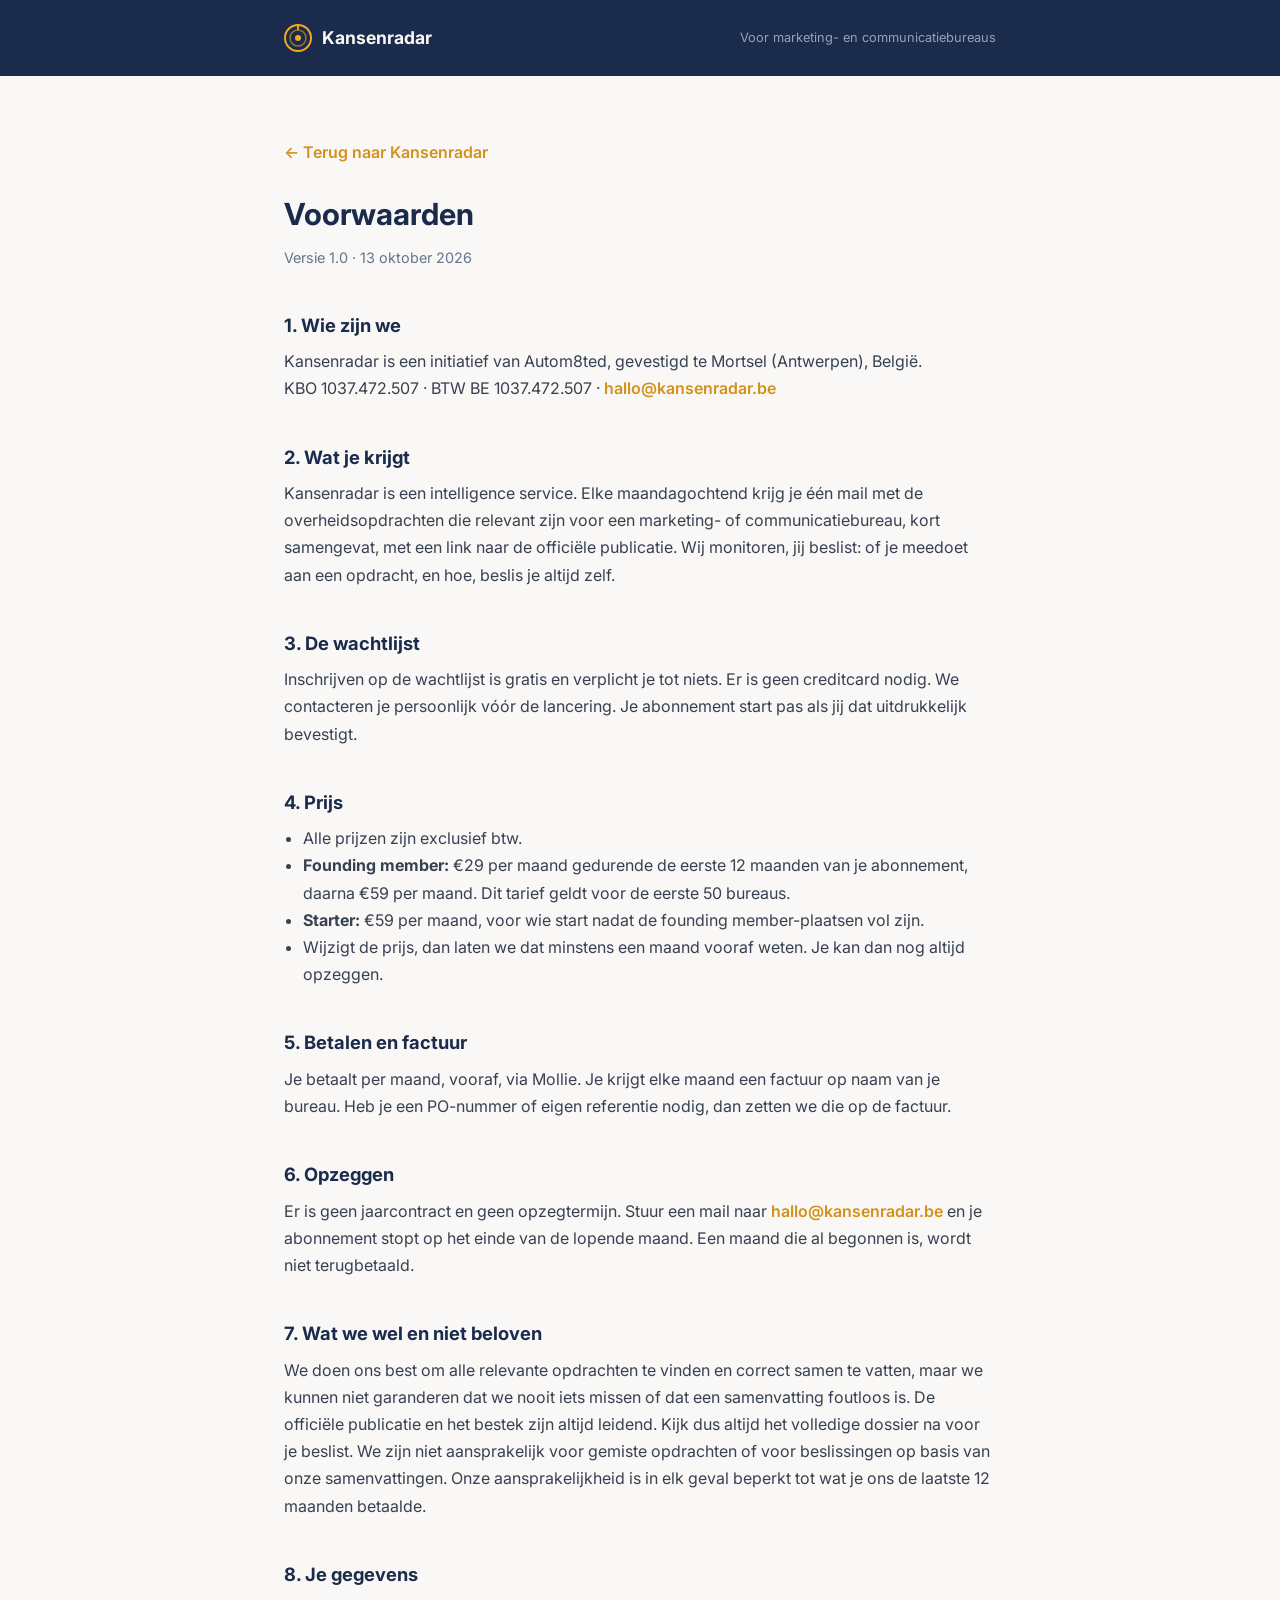
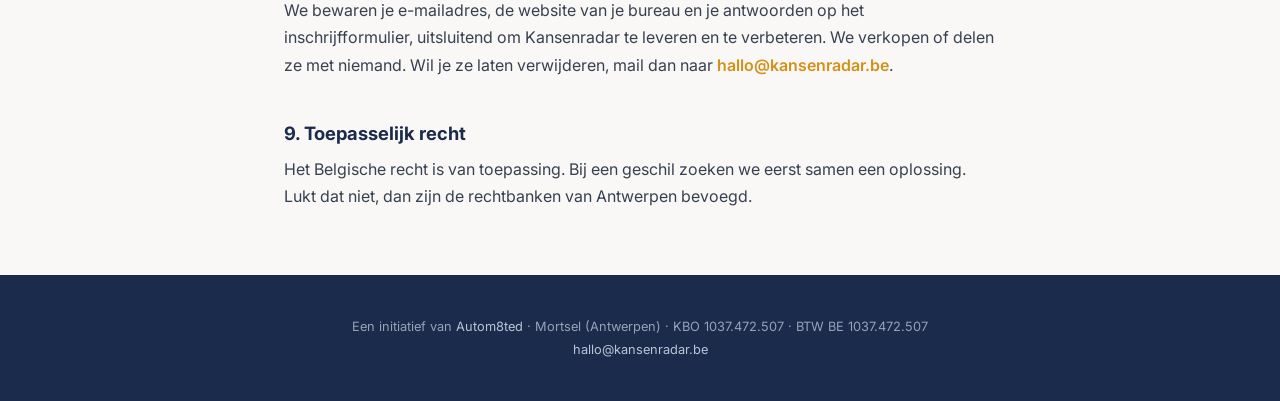
<file: backup/pre-design-refresh-2026-10-13/site/voorwaarden.html>
<!DOCTYPE html>
<html lang="nl-BE">
<head>
    <meta charset="UTF-8">
    <meta name="viewport" content="width=device-width, initial-scale=1.0">
    <title>Voorwaarden · Kansenradar</title>
    <meta name="description" content="De voorwaarden van Kansenradar: prijs, founding member-tarief, facturatie en opzeggen.">
    <link rel="canonical" href="https://kansenradar.be/voorwaarden.html">
    <link rel="icon" type="image/svg+xml" href="assets/favicon.svg">
    <link rel="icon" type="image/x-icon" href="assets/favicon.ico">
    <link rel="preconnect" href="https://fonts.googleapis.com">
    <link rel="preconnect" href="https://fonts.gstatic.com" crossorigin>
    <link href="https://fonts.googleapis.com/css2?family=Inter:wght@400;600;700&display=swap" rel="stylesheet">
    <link rel="stylesheet" href="css/style.css">
    <style>
        .legal { max-width: 720px; margin: 0 auto; padding: var(--space-xl) 0; }
        .legal h1 { font-size: 1.9rem; margin-bottom: var(--space-xs); }
        .legal .version { color: var(--slate); font-size: 0.9rem; margin-bottom: var(--space-lg); }
        .legal h2 { font-size: 1.15rem; margin: var(--space-lg) 0 var(--space-xs); }
        .legal p, .legal li { color: #374151; line-height: 1.7; }
        .legal ul { list-style: disc; padding-left: 1.2rem; margin: var(--space-xs) 0; }
        .legal a { color: var(--amber-dark); font-weight: 600; }
        .back { display: inline-block; margin-bottom: var(--space-md); }
    </style>
</head>
<body>

    <header class="site-header">
        <div class="container">
            <a href="./" class="logo" style="text-decoration:none">
                <svg width="28" height="28" viewBox="0 0 28 28" fill="none" aria-hidden="true">
                    <circle cx="14" cy="14" r="13" stroke="#F5A623" stroke-width="2"/>
                    <circle cx="14" cy="14" r="8" stroke="#F5A623" stroke-width="1.5" opacity="0.6"/>
                    <circle cx="14" cy="14" r="3" fill="#F5A623"/>
                    <line x1="14" y1="1" x2="14" y2="5" stroke="#F5A623" stroke-width="2" stroke-linecap="round"/>
                </svg>
                <span>Kansenradar</span>
            </a>
            <p class="header-tag">Voor marketing- en communicatiebureaus</p>
        </div>
    </header>

    <main class="container">
        <article class="legal">
            <a href="./" class="back">← Terug naar Kansenradar</a>
            <h1>Voorwaarden</h1>
            <p class="version">Versie 1.0 · 13 oktober 2026</p>

            <h2>1. Wie zijn we</h2>
            <p>Kansenradar is een initiatief van Autom8ted, gevestigd te Mortsel (Antwerpen), België.<br>
            KBO 1037.472.507 · BTW BE 1037.472.507 · <a href="mailto:hallo@kansenradar.be">hallo@kansenradar.be</a></p>

            <h2>2. Wat je krijgt</h2>
            <p>Kansenradar is een intelligence service. Elke maandagochtend krijg je één mail met de overheidsopdrachten die relevant zijn voor een marketing- of communicatiebureau, kort samengevat, met een link naar de officiële publicatie. Wij monitoren, jij beslist: of je meedoet aan een opdracht, en hoe, beslis je altijd zelf.</p>

            <h2>3. De wachtlijst</h2>
            <p>Inschrijven op de wachtlijst is gratis en verplicht je tot niets. Er is geen creditcard nodig. We contacteren je persoonlijk vóór de lancering. Je abonnement start pas als jij dat uitdrukkelijk bevestigt.</p>

            <h2>4. Prijs</h2>
            <ul>
                <li>Alle prijzen zijn exclusief btw.</li>
                <li><strong>Founding member:</strong> €29 per maand gedurende de eerste 12 maanden van je abonnement, daarna €59 per maand. Dit tarief geldt voor de eerste 50 bureaus.</li>
                <li><strong>Starter:</strong> €59 per maand, voor wie start nadat de founding member-plaatsen vol zijn.</li>
                <li>Wijzigt de prijs, dan laten we dat minstens een maand vooraf weten. Je kan dan nog altijd opzeggen.</li>
            </ul>

            <h2>5. Betalen en factuur</h2>
            <p>Je betaalt per maand, vooraf, via Mollie. Je krijgt elke maand een factuur op naam van je bureau. Heb je een PO-nummer of eigen referentie nodig, dan zetten we die op de factuur.</p>

            <h2>6. Opzeggen</h2>
            <p>Er is geen jaarcontract en geen opzegtermijn. Stuur een mail naar <a href="mailto:hallo@kansenradar.be">hallo@kansenradar.be</a> en je abonnement stopt op het einde van de lopende maand. Een maand die al begonnen is, wordt niet terugbetaald.</p>

            <h2>7. Wat we wel en niet beloven</h2>
            <p>We doen ons best om alle relevante opdrachten te vinden en correct samen te vatten, maar we kunnen niet garanderen dat we nooit iets missen of dat een samenvatting foutloos is. De officiële publicatie en het bestek zijn altijd leidend. Kijk dus altijd het volledige dossier na voor je beslist. We zijn niet aansprakelijk voor gemiste opdrachten of voor beslissingen op basis van onze samenvattingen. Onze aansprakelijkheid is in elk geval beperkt tot wat je ons de laatste 12 maanden betaalde.</p>

            <h2>8. Je gegevens</h2>
            <p>We bewaren je e-mailadres, de website van je bureau en je antwoorden op het inschrijfformulier, uitsluitend om Kansenradar te leveren en te verbeteren. We verkopen of delen ze met niemand. Wil je ze laten verwijderen, mail dan naar <a href="mailto:hallo@kansenradar.be">hallo@kansenradar.be</a>.</p>

            <h2>9. Toepasselijk recht</h2>
            <p>Het Belgische recht is van toepassing. Bij een geschil zoeken we eerst samen een oplossing. Lukt dat niet, dan zijn de rechtbanken van Antwerpen bevoegd.</p>
        </article>
    </main>

    <footer class="site-footer">
        <div class="container">
            <p class="footer-legal">Een initiatief van <a href="https://autom8ted.be">Autom8ted</a> · Mortsel (Antwerpen) · KBO 1037.472.507 · BTW BE 1037.472.507<br><a href="mailto:hallo@kansenradar.be">hallo@kansenradar.be</a></p>
        </div>
    </footer>

</body>
</html>
</file>
<file: site/css/style.css>
/* Kansenradar — Stylesheet
   Mobile-first, single breakpoint at 768px
   Vanilla CSS, no preprocessor, no framework */

/* =====================
   CSS CUSTOM PROPERTIES
   ===================== */
:root {
    --navy: #1B2B4B;
    --amber: #F5A623;
    --amber-dark: #D4911A;
    --white: #F9F8F6;
    --slate: #64748B;
    --slate-light: #94A3B8;
    --green: #22C55E;
    --red: #EF4444;

    --font: 'Inter', -apple-system, BlinkMacSystemFont, 'Segoe UI', sans-serif;

    --space-xs: 0.5rem;
    --space-sm: 1rem;
    --space-md: 1.5rem;
    --space-lg: 2.5rem;
    --space-xl: 4rem;
    --space-2xl: 6rem;

    --radius: 8px;
    --radius-lg: 16px;
    --shadow: 0 1px 3px rgba(0,0,0,0.08), 0 4px 16px rgba(0,0,0,0.06);
    --shadow-lg: 0 4px 6px rgba(0,0,0,0.05), 0 10px 40px rgba(0,0,0,0.10);
}

/* =====================
   RESET & BASE
   ===================== */
*, *::before, *::after {
    box-sizing: border-box;
    margin: 0;
    padding: 0;
}

html {
    scroll-behavior: smooth;
}

@media (prefers-reduced-motion: reduce) {
    html { scroll-behavior: auto; }
    *, *::before, *::after { transition: none !important; }
}

/* Zichtbare focus voor toetsenbordnavigatie, zonder ringen bij muisklik */
a:focus-visible,
button:focus-visible,
input:focus-visible,
textarea:focus-visible {
    outline: 2px solid var(--amber-dark);
    outline-offset: 2px;
}

.radio-option:focus-within {
    outline: 2px solid var(--amber-dark);
    outline-offset: 2px;
}

body {
    font-family: var(--font);
    font-size: 1rem;
    line-height: 1.6;
    color: var(--navy);
    background-color: var(--white);
    -webkit-font-smoothing: antialiased;
}

img {
    max-width: 100%;
    height: auto;
    display: block;
}

a {
    color: var(--amber-dark);
    text-decoration: none;
}

a:hover {
    text-decoration: underline;
}

ul {
    list-style: none;
}

/* =====================
   LAYOUT
   ===================== */
.container {
    width: 100%;
    max-width: 760px;
    margin: 0 auto;
    padding: 0 var(--space-md);
}

section {
    padding: var(--space-xl) 0;
}

/* =====================
   TYPOGRAPHY HELPERS
   ===================== */
.eyebrow {
    font-size: 0.75rem;
    font-weight: 600;
    text-transform: uppercase;
    letter-spacing: 0.1em;
    color: var(--amber-dark);
    margin-bottom: var(--space-sm);
}

.section-title {
    font-size: 1.75rem;
    font-weight: 700;
    color: var(--navy);
    line-height: 1.2;
    margin-bottom: var(--space-sm);
}

.section-subtitle {
    color: var(--slate);
    font-size: 1.05rem;
    margin-bottom: var(--space-lg);
}

.lead {
    font-size: 1.1rem;
    color: var(--slate);
    margin-top: var(--space-sm);
}

@media (min-width: 768px) {
    .section-title { font-size: 2.25rem; }
}

/* =====================
   HEADER
   ===================== */
.site-header {
    background-color: var(--navy);
    padding: var(--space-md) 0;
    position: sticky;
    top: 0;
    z-index: 100;
}

.site-header .container {
    display: flex;
    align-items: center;
    justify-content: space-between;
    gap: var(--space-sm);
}

.logo {
    display: flex;
    align-items: center;
    gap: 0.6rem;
    font-size: 1.1rem;
    font-weight: 700;
    color: var(--white);
}

.header-tag {
    font-size: 0.8rem;
    color: var(--slate-light);
    display: none;
}

@media (min-width: 480px) {
    .header-tag { display: block; }
}

/* =====================
   SECTION: PROBLEM
   ===================== */
.section-problem {
    background-color: var(--navy);
    color: var(--white);
    padding-top: var(--space-2xl);
    padding-bottom: var(--space-2xl);
}

.section-problem .eyebrow {
    color: var(--amber);
}

.section-problem h1 {
    font-size: 2rem;
    font-weight: 700;
    line-height: 1.15;
    margin-bottom: var(--space-sm);
    color: var(--white);
}

.section-problem .lead {
    color: #B8C4D4;
}

.problem-stats {
    display: grid;
    grid-template-columns: 1fr;
    gap: var(--space-sm);
    margin-top: var(--space-lg);
}

.stat {
    background: rgba(255,255,255,0.06);
    border: 1px solid rgba(255,255,255,0.1);
    border-radius: var(--radius);
    padding: var(--space-md);
    display: flex;
    flex-direction: column;
    gap: 0.25rem;
}

.stat-num {
    font-size: 2rem;
    font-weight: 700;
    color: var(--amber);
}

.stat-label {
    font-size: 0.9rem;
    color: #B8C4D4;
}

@media (min-width: 600px) {
    .section-problem h1 { font-size: 2.5rem; }
    .problem-stats { grid-template-columns: repeat(3, 1fr); }
}

/* =====================
   SECTION: SOLUTION
   ===================== */
.section-solution {
    background-color: var(--white);
}

.solution-card {
    background: var(--white);
    border: 2px solid var(--amber);
    border-radius: var(--radius-lg);
    padding: var(--space-lg);
    text-align: center;
}

.solution-icon {
    margin: 0 auto var(--space-md);
}

.solution-card h2 {
    font-size: 1.4rem;
    font-weight: 700;
    color: var(--navy);
    margin-bottom: var(--space-sm);
    line-height: 1.3;
}

.solution-card p {
    color: var(--slate);
    font-size: 1rem;
}

@media (min-width: 768px) {
    .solution-card h2 { font-size: 1.65rem; }
}

/* =====================
   SECTION: OUTPUT (digest mockup)
   ===================== */
.section-output {
    background-color: #F1F4F8;
    text-align: center;
}

.section-output .section-title {
    margin-bottom: var(--space-lg);
}

.digest-mockup {
    background: #FFFFFF;
    border-radius: var(--radius-lg);
    box-shadow: var(--shadow-lg);
    overflow: hidden;
    text-align: left;
    border: 1px solid #E2E8F0;
    max-width: 640px;
    margin: 0 auto;
}

.digest-header {
    background: #F8FAFC;
    border-bottom: 1px solid #E2E8F0;
    padding: var(--space-md);
}

.digest-meta {
    display: flex;
    flex-direction: column;
    gap: 0.25rem;
}

.digest-from {
    font-size: 0.8rem;
    color: var(--slate);
}

.digest-subject {
    font-size: 0.95rem;
    font-weight: 600;
    color: var(--navy);
}

.digest-body {
    padding: var(--space-md);
}

.digest-intro {
    color: var(--slate);
    margin-bottom: var(--space-md);
    font-size: 0.9rem;
}

.digest-tender {
    border: 1px solid #E2E8F0;
    border-radius: var(--radius);
    padding: var(--space-md);
    margin-bottom: var(--space-sm);
}

.digest-tender--medium {
    opacity: 0.8;
}

.digest-tender-header {
    display: flex;
    align-items: center;
    gap: var(--space-xs);
    margin-bottom: var(--space-xs);
}

.tender-score {
    font-size: 0.75rem;
    font-weight: 700;
    padding: 2px 8px;
    border-radius: 99px;
}

.score-high {
    background: #DCFCE7;
    color: #166534;
}

.score-medium {
    background: #FEF9C3;
    color: #854D0E;
}

.tender-type {
    font-size: 0.75rem;
    color: var(--slate);
    text-transform: uppercase;
    letter-spacing: 0.05em;
}

.tender-title {
    font-size: 1rem;
    font-weight: 700;
    color: var(--navy);
    margin-bottom: var(--space-xs);
    line-height: 1.3;
}

.tender-details {
    display: flex;
    flex-wrap: wrap;
    gap: 0.4rem var(--space-sm);
    font-size: 0.8rem;
    color: var(--slate);
    margin-bottom: var(--space-xs);
}

.tender-details strong {
    color: var(--navy);
    font-weight: 600;
    text-transform: uppercase;
    font-size: 0.7rem;
    letter-spacing: 0.05em;
    margin-right: 0.25rem;
}

.tender-summary {
    font-size: 0.88rem;
    color: #475569;
    line-height: 1.5;
    margin-bottom: var(--space-xs);
}

.tender-link {
    font-size: 0.85rem;
    font-weight: 600;
    color: var(--amber-dark);
    display: inline-block;
}

.digest-footer-note {
    border-top: 1px solid #E2E8F0;
    padding-top: var(--space-sm);
    margin-top: var(--space-sm);
    font-size: 0.8rem;
    color: var(--slate);
}

.digest-unsubscribe {
    margin-top: 0.25rem;
}

/* =====================
   SECTION: TIME
   ===================== */
.section-time {
    background-color: var(--white);
}

.time-grid {
    display: grid;
    grid-template-columns: 1fr;
    gap: var(--space-md);
    margin-bottom: var(--space-lg);
}

.time-without, .time-with {
    padding: var(--space-md);
    border-radius: var(--radius);
}

.time-without {
    background: #FFF1F2;
    border: 1px solid #FECDD3;
}

.time-with {
    background: #F0FDF4;
    border: 1px solid #BBF7D0;
}

.time-without h3 {
    color: #BE123C;
    font-size: 1rem;
    font-weight: 700;
    margin-bottom: var(--space-sm);
}

.time-with h3 {
    color: #166534;
    font-size: 1rem;
    font-weight: 700;
    margin-bottom: var(--space-sm);
}

.time-without li, .time-with li {
    font-size: 0.9rem;
    padding: 0.3rem 0;
    padding-left: 1.2rem;
    position: relative;
    color: var(--navy);
}

.time-without li::before {
    content: '✗';
    position: absolute;
    left: 0;
    color: #BE123C;
}

.time-with li::before {
    content: '✓';
    position: absolute;
    left: 0;
    color: #166534;
}

.time-statement {
    text-align: center;
    padding: var(--space-md) 0;
}

.tagline-large {
    font-size: 2rem;
    font-weight: 700;
    color: var(--navy);
}

@media (min-width: 600px) {
    .time-grid { grid-template-columns: 1fr 1fr; }
    .tagline-large { font-size: 2.5rem; }
}

/* =====================
   SECTION: SCARCITY
   ===================== */
.section-scarcity {
    background-color: var(--navy);
    padding: var(--space-lg) 0;
}

.scarcity-banner {
    display: flex;
    gap: var(--space-md);
    align-items: flex-start;
}

.scarcity-icon {
    flex-shrink: 0;
    display: flex;
    align-items: center;
}

.scarcity-banner h2 {
    color: var(--white);
    font-size: 1.4rem;
    margin-bottom: var(--space-xs);
}

.scarcity-banner p {
    color: #B8C4D4;
    font-size: 0.9rem;
    margin-bottom: var(--space-sm);
}

.scarcity-counter {
    display: flex;
    flex-direction: column;
    gap: 0.4rem;
}

.counter-bar {
    height: 8px;
    background: rgba(255,255,255,0.15);
    border-radius: 99px;
    overflow: hidden;
    max-width: 300px;
}

.counter-fill {
    height: 100%;
    background: var(--amber);
    border-radius: 99px;
    transition: width 0.5s ease;
}

.counter-label {
    font-size: 0.8rem;
    color: var(--amber);
    font-weight: 600;
}

/* =====================
   SECTION: PRICING
   ===================== */
.section-pricing {
    background-color: var(--white);
    text-align: center;
}

.pricing-cards {
    display: grid;
    grid-template-columns: 1fr;
    gap: var(--space-md);
    margin-bottom: var(--space-md);
}

.pricing-card {
    border: 1px solid #E2E8F0;
    border-radius: var(--radius-lg);
    padding: var(--space-lg);
    text-align: left;
    background: #FFFFFF;
}

.pricing-card--featured {
    border-color: var(--amber);
    border-width: 2px;
    box-shadow: var(--shadow-lg);
}

.pricing-badge {
    display: inline-block;
    font-size: 0.75rem;
    font-weight: 700;
    text-transform: uppercase;
    letter-spacing: 0.08em;
    background: var(--amber);
    color: var(--navy);
    padding: 4px 10px;
    border-radius: 99px;
    margin-bottom: var(--space-sm);
}

.pricing-badge--light {
    background: #F1F5F9;
    color: var(--slate);
}

.pricing-price {
    display: flex;
    align-items: baseline;
    gap: 0.4rem;
    margin-bottom: var(--space-sm);
}

.price-original {
    font-size: 1.1rem;
    color: var(--slate-light);
    text-decoration: line-through;
}

.price-current {
    font-size: 2.5rem;
    font-weight: 700;
    color: var(--navy);
}

.price-current--secondary {
    font-size: 2rem;
    color: var(--slate);
}

.price-period {
    font-size: 0.9rem;
    color: var(--slate);
}

.pricing-desc {
    color: var(--slate);
    font-size: 0.9rem;
    margin-bottom: var(--space-md);
}

.pricing-features {
    margin-bottom: var(--space-md);
}

.pricing-features li {
    font-size: 0.9rem;
    padding: 0.3rem 0;
    padding-left: 1.2rem;
    position: relative;
    color: var(--navy);
    border-bottom: 1px solid #F1F5F9;
}

.pricing-features li::before {
    content: '✓';
    position: absolute;
    left: 0;
    color: var(--amber-dark);
    font-weight: 700;
}

.pricing-note {
    font-size: 0.85rem;
    color: var(--slate); /* slate-light haalde WCAG AA-contrast niet op wit */
}

@media (min-width: 600px) {
    .pricing-cards { grid-template-columns: 1fr 1fr; }
}

/* =====================
   SECTION: WAITLIST FORM
   ===================== */
.section-waitlist {
    background-color: #F1F4F8;
    text-align: center;
}

/* Trust bar above form */
.waitlist-trust-bar {
    display: flex;
    flex-wrap: wrap;
    gap: var(--space-xs) var(--space-md);
    margin-bottom: var(--space-md);
    justify-content: center;
}

.trust-item {
    display: flex;
    align-items: center;
    gap: 0.4rem;
    font-size: 0.875rem;
    font-weight: 600;
    color: var(--navy);
    background: #FFFFFF;
    border: 1.5px solid #CBD5E1;
    border-radius: 99px;
    padding: 0.35rem 0.85rem;
}

.trust-icon {
    font-size: 1rem;
    line-height: 1;
}

.waitlist-form-wrapper {
    background: #FFFFFF;
    border-radius: var(--radius-lg);
    padding: var(--space-lg);
    box-shadow: var(--shadow);
    text-align: left;
    margin-top: var(--space-md);
}

.waitlist-form {
    display: flex;
    flex-direction: column;
    gap: var(--space-md);
}

.form-group {
    display: flex;
    flex-direction: column;
    gap: 0.4rem;
}

/* Honeypot — visueel en voor screenreaders verborgen, wel in de DOM voor bots */
.hp-field {
    position: absolute;
    left: -9999px;
    width: 1px;
    height: 1px;
    overflow: hidden;
}

.form-group label:first-child {
    font-weight: 600;
    font-size: 0.95rem;
    color: var(--navy);
}

.required {
    color: var(--red);
    margin-left: 2px;
}

.optional {
    color: var(--slate-light);
    font-weight: 400;
    font-size: 0.85rem;
}

input[type="email"],
textarea {
    width: 100%;
    padding: 0.7rem 1rem;
    border: 1.5px solid #CBD5E1;
    border-radius: var(--radius);
    font-family: var(--font);
    font-size: 1rem;
    color: var(--navy);
    background: var(--white);
    transition: border-color 0.15s;
}

input[type="email"]:focus,
textarea:focus {
    outline: none;
    border-color: var(--amber);
}

input[type="email"].error,
textarea.error {
    border-color: var(--red);
}

textarea {
    resize: vertical;
    min-height: 80px;
}

.radio-group {
    display: flex;
    flex-direction: column;
    gap: 0.5rem;
}

.radio-group--inline {
    flex-direction: row;
    flex-wrap: wrap;
    gap: 0.5rem;
}

.radio-option {
    display: flex;
    align-items: center;
    gap: 0.5rem;
    font-size: 0.9rem;
    cursor: pointer;
    padding: 0.5rem 0.75rem;
    border: 1.5px solid #E2E8F0;
    border-radius: var(--radius);
    transition: border-color 0.15s, background-color 0.15s;
}

.radio-option:hover {
    border-color: var(--amber);
    background: #FFFBF0;
}

.radio-option input[type="radio"] {
    accent-color: var(--amber-dark);
    width: 16px;
    height: 16px;
    flex-shrink: 0;
}

.radio-option:has(input:checked) {
    border-color: var(--amber);
    background: #FFF8E8;
}

.field-error {
    font-size: 0.8rem;
    color: var(--red);
    min-height: 1rem;
}

.form-divider {
    text-align: center;
    position: relative;
    color: var(--slate-light);
    font-size: 0.85rem;
}

.form-divider::before {
    content: '';
    position: absolute;
    top: 50%;
    left: 0;
    right: 0;
    height: 1px;
    background: #E2E8F0;
    z-index: 0;
}

.form-divider span {
    position: relative;
    z-index: 1;
    background: #FFFFFF;
    padding: 0 var(--space-sm);
}

.form-submit {
    display: flex;
    flex-direction: column;
    gap: var(--space-sm);
    align-items: flex-start;
}

.form-disclaimer {
    font-size: 0.82rem;
    color: var(--slate);
    font-weight: 500;
}

/* Success message */
.success-message {
    text-align: center;
    padding: var(--space-xl) var(--space-md);
}

.success-icon {
    width: 56px;
    height: 56px;
    border-radius: 50%;
    background: #DCFCE7;
    color: #166534;
    font-size: 1.5rem;
    display: flex;
    align-items: center;
    justify-content: center;
    margin: 0 auto var(--space-md);
    font-weight: 700;
}

.success-message h3 {
    font-size: 1.5rem;
    font-weight: 700;
    color: var(--navy);
    margin-bottom: var(--space-sm);
}

.success-message p {
    color: var(--slate);
    margin-bottom: var(--space-sm);
}

.success-note {
    font-size: 0.9rem;
}

/* =====================
   SECTION: SOCIAL PROOF
   ===================== */
.section-proof {
    background-color: var(--white);
    text-align: center;
}

.proof-placeholder {
    background: #F8FAFC;
    border: 2px dashed #CBD5E1;
    border-radius: var(--radius-lg);
    padding: var(--space-xl) var(--space-lg);
    color: var(--slate);
}

.proof-placeholder p {
    margin-bottom: var(--space-md);
    font-size: 0.95rem;
}

/* =====================
   BUTTONS
   ===================== */
.btn-primary {
    display: inline-block;
    background-color: var(--amber);
    color: var(--navy);
    font-weight: 700;
    font-size: 0.95rem;
    padding: 0.75rem 1.5rem;
    border-radius: var(--radius);
    border: none;
    cursor: pointer;
    font-family: var(--font);
    transition: background-color 0.15s, transform 0.1s;
    text-decoration: none;
}

.btn-primary:hover {
    background-color: var(--amber-dark);
    text-decoration: none;
    transform: translateY(-1px);
}

.btn-primary:active {
    transform: translateY(0);
}

.btn-primary:disabled {
    opacity: 0.6;
    cursor: not-allowed;
    transform: none;
}

.btn-large {
    font-size: 1rem;
    padding: 0.9rem 2rem;
}

.btn-secondary {
    display: inline-block;
    background-color: transparent;
    color: var(--slate);
    font-size: 0.9rem;
    padding: 0.75rem 1.5rem;
    border-radius: var(--radius);
    border: 1.5px solid #CBD5E1;
    font-family: var(--font);
    text-align: center;
    cursor: default;
}

.btn-outline {
    display: inline-block;
    background: transparent;
    color: var(--navy);
    font-weight: 600;
    font-size: 0.95rem;
    padding: 0.7rem 1.5rem;
    border-radius: var(--radius);
    border: 2px solid var(--navy);
    transition: background-color 0.15s, color 0.15s;
    text-decoration: none;
}

.btn-outline:hover {
    background: var(--navy);
    color: var(--white);
    text-decoration: none;
}

/* =====================
   FOOTER
   ===================== */
.site-footer {
    background-color: var(--navy);
    color: #B8C4D4;
    padding: var(--space-lg) 0;
    text-align: center;
}

.footer-logo {
    display: flex;
    align-items: center;
    justify-content: center;
    gap: 0.5rem;
    font-size: 1rem;
    font-weight: 700;
    color: var(--white);
    margin-bottom: var(--space-xs);
}

.footer-tagline {
    font-size: 0.9rem;
    color: #94A3B8;
    margin-bottom: var(--space-xs);
}

.footer-legal {
    font-size: 0.8rem;
    color: #94A3B8; /* #64748B op navy haalde geen leesbaar contrast */
}

.footer-legal a {
    color: #B8C4D4;
}

/* =====================
   PROBLEM: POSITIONING LINE
   ===================== */
.positioning-line {
    font-size: 1rem;
    color: rgba(255,255,255,0.85);
    margin-top: var(--space-sm);
    margin-bottom: var(--space-xs);
    font-weight: 500;
    border-left: 3px solid var(--amber);
    padding-left: 0.75rem;
}

/* =====================
   SECTION: HOW IT WORKS
   ===================== */
.section-how {
    background-color: var(--white);
}

.steps {
    display: flex;
    flex-direction: column;
    gap: var(--space-md);
    margin-top: var(--space-lg);
}

.step {
    display: flex;
    gap: var(--space-md);
    align-items: flex-start;
}

.step-number {
    width: 40px;
    height: 40px;
    border-radius: 50%;
    background: var(--amber);
    color: var(--navy);
    font-weight: 700;
    font-size: 1.1rem;
    display: flex;
    align-items: center;
    justify-content: center;
    flex-shrink: 0;
}

.step-content h3 {
    font-size: 1rem;
    font-weight: 700;
    color: var(--navy);
    margin-bottom: 0.2rem;
    line-height: 1.4;
}

.step-content p {
    font-size: 0.9rem;
    color: var(--slate);
}

.step-note {
    font-weight: 400;
    color: var(--slate);
    font-size: 0.85rem;
}

/* =====================
   COMPARISON TABLE
   ===================== */
.comparison-table-wrapper {
    margin-bottom: var(--space-lg);
}

.comparison-title {
    font-size: 1rem;
    font-weight: 700;
    color: var(--navy);
    margin-bottom: var(--space-sm);
    text-align: center;
}

.comparison-scroll {
    overflow-x: auto;
    -webkit-overflow-scrolling: touch;
    border-radius: var(--radius);
    border: 1px solid #E2E8F0;
}

.comparison-table {
    width: 100%;
    border-collapse: collapse;
    font-size: 0.9rem;
    min-width: 400px;
}

.comparison-table th,
.comparison-table td {
    padding: 0.65rem 1rem;
    text-align: left;
    border-bottom: 1px solid #E2E8F0;
}

.comparison-table thead th {
    font-size: 0.8rem;
    font-weight: 700;
    text-transform: uppercase;
    letter-spacing: 0.05em;
    background: #F8FAFC;
    color: var(--slate);
}

.comparison-table tbody tr:last-child td {
    border-bottom: none;
}

.comparison-table tbody tr:hover td {
    background: #FAFAFA;
}

.comparison-table tbody tr:hover .col-us {
    background: #FFF3D0;
}

.comparison-table .col-competitor {
    color: var(--slate);
}

.comparison-table thead .col-competitor {
    color: var(--slate);
}

.comparison-table .col-us {
    background: #FFF8E8;
    color: var(--navy);
    font-weight: 600;
}

.comparison-table thead .col-us {
    background: var(--amber);
    color: var(--navy);
}

/* =====================
   SECTION: ABOUT (WIE ZIJN WIJ)
   ===================== */
.section-about {
    background-color: #F1F4F8;
    text-align: center;
    padding: var(--space-lg) 0;
}

.about-text {
    font-size: 0.95rem;
    color: var(--slate);
    line-height: 1.8;
}

.about-text a {
    color: var(--amber-dark);
    font-weight: 600;
}

/* =====================
   SOLUTION: SOURCES NOTE
   ===================== */
.solution-card p.sources-note {
    margin-top: var(--space-sm);
    font-size: 0.9rem;
    color: #475569;
}

.footer-legal {
    line-height: 1.8;
}

/* =====================
   SECTION: FAQ
   ===================== */
.section-faq {
    padding: var(--space-xl) 0;
}

.faq-list {
    max-width: 720px;
    margin: var(--space-md) auto 0;
}

.faq-list details {
    border-bottom: 1px solid #E2E8F0;
    padding: var(--space-sm) 0;
}

.faq-list summary {
    cursor: pointer;
    font-weight: 600;
    color: var(--navy);
    list-style: none;
    display: flex;
    justify-content: space-between;
    gap: var(--space-sm);
}

.faq-list summary::-webkit-details-marker { display: none; }

.faq-list summary::after {
    content: "+";
    color: var(--amber-dark);
    font-weight: 700;
}

.faq-list details[open] summary::after { content: "–"; }

.faq-list details p {
    margin-top: var(--space-xs);
    color: #374151;
    line-height: 1.7;
}

.faq-list a {
    color: var(--amber-dark);
    font-weight: 600;
}


/* THEME: Radar (design refresh 13 okt 2026, variant B). Characterful grotesk, hero with a live radar where tenders light up. */
.theme-radar {
    --navy: #0E2340;
    --amber: #F5A623;
    --amber-dark: #B9760A;
    --white: #F7F9FC;
    --slate: #52607A;
    --scope: #12305A;
    --font: 'Instrument Sans', -apple-system, sans-serif;
    background: var(--white);
}

.theme-radar h1, .theme-radar h2, .theme-radar h3, .theme-radar .section-title, .theme-radar .stat-num, .theme-radar .price-current {
    font-family: 'Bricolage Grotesque', sans-serif;
    font-weight: 700;
    letter-spacing: -0.02em;
}

.theme-radar .eyebrow { text-transform: none; letter-spacing: 0; font-size: 0.95rem; font-weight: 600; }

.theme-radar .site-header { background: var(--navy); border-bottom: 1px solid rgba(245, 166, 35, 0.25); }
.theme-radar .site-header .container { max-width: 1040px; }

/* Hero */
.theme-radar .section-problem {
    position: relative;
    overflow: hidden;
    background: var(--navy);
    padding: 3.5rem 0 4rem;
}

.theme-radar .section-problem > .container { position: relative; z-index: 1; max-width: 1040px; }

.theme-radar .section-problem h1 {
    font-size: 2.3rem;
    font-weight: 800;
    line-height: 1.05;
    max-width: 14ch;
}

.theme-radar .positioning-line,
.theme-radar .section-problem .lead,
.theme-radar .problem-stats { max-width: 520px; }

.theme-radar .problem-stats { grid-template-columns: 1fr; }
.theme-radar .stat { background: transparent; border: 0; border-top: 1px solid rgba(255, 255, 255, 0.15); border-radius: 0; padding: 0.9rem 0; display: grid; grid-template-columns: 7.5rem 1fr; align-items: baseline; gap: 1rem; }
.theme-radar .stat-num { font-size: 1.9rem; }

/* Radar scope */
.theme-radar .kr-radar {
    position: absolute;
    top: 50%;
    right: -160px;
    width: 420px;
    aspect-ratio: 1;
    transform: translateY(-50%);
    border-radius: 50%;
    background: radial-gradient(circle, var(--scope) 0%, var(--navy) 70%);
    opacity: 0.55;
}

.theme-radar .kr-rings {
    position: absolute;
    inset: 0;
    border-radius: 50%;
    background:
        repeating-radial-gradient(circle, transparent 0 calc(25% - 1px), rgba(245, 166, 35, 0.35) calc(25% - 1px) 25%),
        linear-gradient(transparent calc(50% - 0.5px), rgba(245, 166, 35, 0.25) calc(50% - 0.5px) calc(50% + 0.5px), transparent calc(50% + 0.5px)),
        linear-gradient(90deg, transparent calc(50% - 0.5px), rgba(245, 166, 35, 0.25) calc(50% - 0.5px) calc(50% + 0.5px), transparent calc(50% + 0.5px));
    -webkit-mask: radial-gradient(circle, #000 70%, transparent 71%);
            mask: radial-gradient(circle, #000 70%, transparent 71%);
}

.theme-radar .kr-sweep {
    position: absolute;
    inset: 0;
    border-radius: 50%;
    background: conic-gradient(from 0deg, rgba(245, 166, 35, 0.55), rgba(245, 166, 35, 0) 60deg, transparent 360deg);
    -webkit-mask: radial-gradient(circle, #000 70%, transparent 71%);
            mask: radial-gradient(circle, #000 70%, transparent 71%);
    animation: kr-sweep 6s linear infinite;
}

@keyframes kr-sweep { to { transform: rotate(360deg); } }

.theme-radar .kr-blip {
    position: absolute;
    left: var(--x);
    top: var(--y);
    font: 600 0.72rem/1 'Instrument Sans', sans-serif;
    color: var(--amber);
    padding-left: 14px;
    white-space: nowrap;
    opacity: 0;
    animation: kr-blip 6s ease-out infinite;
    animation-delay: var(--d);
}

.theme-radar .kr-blip::before {
    content: "";
    position: absolute;
    left: 0;
    top: 50%;
    width: 8px;
    height: 8px;
    margin-top: -4px;
    border-radius: 50%;
    background: var(--amber);
    box-shadow: 0 0 0 4px rgba(245, 166, 35, 0.25);
}

@keyframes kr-blip {
    0% { opacity: 0; }
    6% { opacity: 1; }
    55% { opacity: 0.8; }
    80%, 100% { opacity: 0; }
}

@media (min-width: 900px) {
    .theme-radar .section-problem { padding: 5rem 0 5.5rem; }
    .theme-radar .section-problem h1 { font-size: 3.4rem; }
    .theme-radar .kr-radar { right: max(-40px, calc(50% - 560px)); width: 460px; opacity: 1; }
}

/* Body sections */
.theme-radar .solution-card { border-radius: 14px; border-color: var(--navy); }
.theme-radar .pricing-card--featured { border-color: var(--amber); }
.theme-radar .btn-primary { border-radius: 999px; font-weight: 600; }
.theme-radar .section-scarcity { background: var(--navy); }

@media (prefers-reduced-motion: reduce) {
    .theme-radar .kr-sweep { animation: none; }
    .theme-radar .kr-blip { animation: none; opacity: 0.9; }
}

@media (max-width: 599px) {
    .theme-radar .section-problem h1 { font-size: 1.95rem; hyphens: auto; hyphenate-limit-chars: 14 6 6; }
    .theme-radar .stat { grid-template-columns: 7rem 1fr; }
    .theme-radar .stat-num { font-size: 1.55rem; }
}
</file>
<file: backup/pre-design-refresh-2026-10-13/site/css/style.css>
/* Kansenradar — Stylesheet
   Mobile-first, single breakpoint at 768px
   Vanilla CSS, no preprocessor, no framework */

/* =====================
   CSS CUSTOM PROPERTIES
   ===================== */
:root {
    --navy: #1B2B4B;
    --amber: #F5A623;
    --amber-dark: #D4911A;
    --white: #F9F8F6;
    --slate: #64748B;
    --slate-light: #94A3B8;
    --green: #22C55E;
    --red: #EF4444;

    --font: 'Inter', -apple-system, BlinkMacSystemFont, 'Segoe UI', sans-serif;

    --space-xs: 0.5rem;
    --space-sm: 1rem;
    --space-md: 1.5rem;
    --space-lg: 2.5rem;
    --space-xl: 4rem;
    --space-2xl: 6rem;

    --radius: 8px;
    --radius-lg: 16px;
    --shadow: 0 1px 3px rgba(0,0,0,0.08), 0 4px 16px rgba(0,0,0,0.06);
    --shadow-lg: 0 4px 6px rgba(0,0,0,0.05), 0 10px 40px rgba(0,0,0,0.10);
}

/* =====================
   RESET & BASE
   ===================== */
*, *::before, *::after {
    box-sizing: border-box;
    margin: 0;
    padding: 0;
}

html {
    scroll-behavior: smooth;
}

@media (prefers-reduced-motion: reduce) {
    html { scroll-behavior: auto; }
    *, *::before, *::after { transition: none !important; }
}

/* Zichtbare focus voor toetsenbordnavigatie, zonder ringen bij muisklik */
a:focus-visible,
button:focus-visible,
input:focus-visible,
textarea:focus-visible {
    outline: 2px solid var(--amber-dark);
    outline-offset: 2px;
}

.radio-option:focus-within {
    outline: 2px solid var(--amber-dark);
    outline-offset: 2px;
}

body {
    font-family: var(--font);
    font-size: 1rem;
    line-height: 1.6;
    color: var(--navy);
    background-color: var(--white);
    -webkit-font-smoothing: antialiased;
}

img {
    max-width: 100%;
    height: auto;
    display: block;
}

a {
    color: var(--amber-dark);
    text-decoration: none;
}

a:hover {
    text-decoration: underline;
}

ul {
    list-style: none;
}

/* =====================
   LAYOUT
   ===================== */
.container {
    width: 100%;
    max-width: 760px;
    margin: 0 auto;
    padding: 0 var(--space-md);
}

section {
    padding: var(--space-xl) 0;
}

/* =====================
   TYPOGRAPHY HELPERS
   ===================== */
.eyebrow {
    font-size: 0.75rem;
    font-weight: 600;
    text-transform: uppercase;
    letter-spacing: 0.1em;
    color: var(--amber-dark);
    margin-bottom: var(--space-sm);
}

.section-title {
    font-size: 1.75rem;
    font-weight: 700;
    color: var(--navy);
    line-height: 1.2;
    margin-bottom: var(--space-sm);
}

.section-subtitle {
    color: var(--slate);
    font-size: 1.05rem;
    margin-bottom: var(--space-lg);
}

.lead {
    font-size: 1.1rem;
    color: var(--slate);
    margin-top: var(--space-sm);
}

@media (min-width: 768px) {
    .section-title { font-size: 2.25rem; }
}

/* =====================
   HEADER
   ===================== */
.site-header {
    background-color: var(--navy);
    padding: var(--space-md) 0;
    position: sticky;
    top: 0;
    z-index: 100;
}

.site-header .container {
    display: flex;
    align-items: center;
    justify-content: space-between;
    gap: var(--space-sm);
}

.logo {
    display: flex;
    align-items: center;
    gap: 0.6rem;
    font-size: 1.1rem;
    font-weight: 700;
    color: var(--white);
}

.header-tag {
    font-size: 0.8rem;
    color: var(--slate-light);
    display: none;
}

@media (min-width: 480px) {
    .header-tag { display: block; }
}

/* =====================
   SECTION: PROBLEM
   ===================== */
.section-problem {
    background-color: var(--navy);
    color: var(--white);
    padding-top: var(--space-2xl);
    padding-bottom: var(--space-2xl);
}

.section-problem .eyebrow {
    color: var(--amber);
}

.section-problem h1 {
    font-size: 2rem;
    font-weight: 700;
    line-height: 1.15;
    margin-bottom: var(--space-sm);
    color: var(--white);
}

.section-problem .lead {
    color: #B8C4D4;
}

.problem-stats {
    display: grid;
    grid-template-columns: 1fr;
    gap: var(--space-sm);
    margin-top: var(--space-lg);
}

.stat {
    background: rgba(255,255,255,0.06);
    border: 1px solid rgba(255,255,255,0.1);
    border-radius: var(--radius);
    padding: var(--space-md);
    display: flex;
    flex-direction: column;
    gap: 0.25rem;
}

.stat-num {
    font-size: 2rem;
    font-weight: 700;
    color: var(--amber);
}

.stat-label {
    font-size: 0.9rem;
    color: #B8C4D4;
}

@media (min-width: 600px) {
    .section-problem h1 { font-size: 2.5rem; }
    .problem-stats { grid-template-columns: repeat(3, 1fr); }
}

/* =====================
   SECTION: SOLUTION
   ===================== */
.section-solution {
    background-color: var(--white);
}

.solution-card {
    background: var(--white);
    border: 2px solid var(--amber);
    border-radius: var(--radius-lg);
    padding: var(--space-lg);
    text-align: center;
}

.solution-icon {
    margin: 0 auto var(--space-md);
}

.solution-card h2 {
    font-size: 1.4rem;
    font-weight: 700;
    color: var(--navy);
    margin-bottom: var(--space-sm);
    line-height: 1.3;
}

.solution-card p {
    color: var(--slate);
    font-size: 1rem;
}

@media (min-width: 768px) {
    .solution-card h2 { font-size: 1.65rem; }
}

/* =====================
   SECTION: OUTPUT (digest mockup)
   ===================== */
.section-output {
    background-color: #F1F4F8;
    text-align: center;
}

.section-output .section-title {
    margin-bottom: var(--space-lg);
}

.digest-mockup {
    background: #FFFFFF;
    border-radius: var(--radius-lg);
    box-shadow: var(--shadow-lg);
    overflow: hidden;
    text-align: left;
    border: 1px solid #E2E8F0;
    max-width: 640px;
    margin: 0 auto;
}

.digest-header {
    background: #F8FAFC;
    border-bottom: 1px solid #E2E8F0;
    padding: var(--space-md);
}

.digest-meta {
    display: flex;
    flex-direction: column;
    gap: 0.25rem;
}

.digest-from {
    font-size: 0.8rem;
    color: var(--slate);
}

.digest-subject {
    font-size: 0.95rem;
    font-weight: 600;
    color: var(--navy);
}

.digest-body {
    padding: var(--space-md);
}

.digest-intro {
    color: var(--slate);
    margin-bottom: var(--space-md);
    font-size: 0.9rem;
}

.digest-tender {
    border: 1px solid #E2E8F0;
    border-radius: var(--radius);
    padding: var(--space-md);
    margin-bottom: var(--space-sm);
}

.digest-tender--medium {
    opacity: 0.8;
}

.digest-tender-header {
    display: flex;
    align-items: center;
    gap: var(--space-xs);
    margin-bottom: var(--space-xs);
}

.tender-score {
    font-size: 0.75rem;
    font-weight: 700;
    padding: 2px 8px;
    border-radius: 99px;
}

.score-high {
    background: #DCFCE7;
    color: #166534;
}

.score-medium {
    background: #FEF9C3;
    color: #854D0E;
}

.tender-type {
    font-size: 0.75rem;
    color: var(--slate);
    text-transform: uppercase;
    letter-spacing: 0.05em;
}

.tender-title {
    font-size: 1rem;
    font-weight: 700;
    color: var(--navy);
    margin-bottom: var(--space-xs);
    line-height: 1.3;
}

.tender-details {
    display: flex;
    flex-wrap: wrap;
    gap: 0.4rem var(--space-sm);
    font-size: 0.8rem;
    color: var(--slate);
    margin-bottom: var(--space-xs);
}

.tender-details strong {
    color: var(--navy);
    font-weight: 600;
    text-transform: uppercase;
    font-size: 0.7rem;
    letter-spacing: 0.05em;
    margin-right: 0.25rem;
}

.tender-summary {
    font-size: 0.88rem;
    color: #475569;
    line-height: 1.5;
    margin-bottom: var(--space-xs);
}

.tender-link {
    font-size: 0.85rem;
    font-weight: 600;
    color: var(--amber-dark);
    display: inline-block;
}

.digest-footer-note {
    border-top: 1px solid #E2E8F0;
    padding-top: var(--space-sm);
    margin-top: var(--space-sm);
    font-size: 0.8rem;
    color: var(--slate);
}

.digest-unsubscribe {
    margin-top: 0.25rem;
}

/* =====================
   SECTION: TIME
   ===================== */
.section-time {
    background-color: var(--white);
}

.time-grid {
    display: grid;
    grid-template-columns: 1fr;
    gap: var(--space-md);
    margin-bottom: var(--space-lg);
}

.time-without, .time-with {
    padding: var(--space-md);
    border-radius: var(--radius);
}

.time-without {
    background: #FFF1F2;
    border: 1px solid #FECDD3;
}

.time-with {
    background: #F0FDF4;
    border: 1px solid #BBF7D0;
}

.time-without h3 {
    color: #BE123C;
    font-size: 1rem;
    font-weight: 700;
    margin-bottom: var(--space-sm);
}

.time-with h3 {
    color: #166534;
    font-size: 1rem;
    font-weight: 700;
    margin-bottom: var(--space-sm);
}

.time-without li, .time-with li {
    font-size: 0.9rem;
    padding: 0.3rem 0;
    padding-left: 1.2rem;
    position: relative;
    color: var(--navy);
}

.time-without li::before {
    content: '✗';
    position: absolute;
    left: 0;
    color: #BE123C;
}

.time-with li::before {
    content: '✓';
    position: absolute;
    left: 0;
    color: #166534;
}

.time-statement {
    text-align: center;
    padding: var(--space-md) 0;
}

.tagline-large {
    font-size: 2rem;
    font-weight: 700;
    color: var(--navy);
}

@media (min-width: 600px) {
    .time-grid { grid-template-columns: 1fr 1fr; }
    .tagline-large { font-size: 2.5rem; }
}

/* =====================
   SECTION: SCARCITY
   ===================== */
.section-scarcity {
    background-color: var(--navy);
    padding: var(--space-lg) 0;
}

.scarcity-banner {
    display: flex;
    gap: var(--space-md);
    align-items: flex-start;
}

.scarcity-icon {
    flex-shrink: 0;
    display: flex;
    align-items: center;
}

.scarcity-banner h2 {
    color: var(--white);
    font-size: 1.4rem;
    margin-bottom: var(--space-xs);
}

.scarcity-banner p {
    color: #B8C4D4;
    font-size: 0.9rem;
    margin-bottom: var(--space-sm);
}

.scarcity-counter {
    display: flex;
    flex-direction: column;
    gap: 0.4rem;
}

.counter-bar {
    height: 8px;
    background: rgba(255,255,255,0.15);
    border-radius: 99px;
    overflow: hidden;
    max-width: 300px;
}

.counter-fill {
    height: 100%;
    background: var(--amber);
    border-radius: 99px;
    transition: width 0.5s ease;
}

.counter-label {
    font-size: 0.8rem;
    color: var(--amber);
    font-weight: 600;
}

/* =====================
   SECTION: PRICING
   ===================== */
.section-pricing {
    background-color: var(--white);
    text-align: center;
}

.pricing-cards {
    display: grid;
    grid-template-columns: 1fr;
    gap: var(--space-md);
    margin-bottom: var(--space-md);
}

.pricing-card {
    border: 1px solid #E2E8F0;
    border-radius: var(--radius-lg);
    padding: var(--space-lg);
    text-align: left;
    background: #FFFFFF;
}

.pricing-card--featured {
    border-color: var(--amber);
    border-width: 2px;
    box-shadow: var(--shadow-lg);
}

.pricing-badge {
    display: inline-block;
    font-size: 0.75rem;
    font-weight: 700;
    text-transform: uppercase;
    letter-spacing: 0.08em;
    background: var(--amber);
    color: var(--navy);
    padding: 4px 10px;
    border-radius: 99px;
    margin-bottom: var(--space-sm);
}

.pricing-badge--light {
    background: #F1F5F9;
    color: var(--slate);
}

.pricing-price {
    display: flex;
    align-items: baseline;
    gap: 0.4rem;
    margin-bottom: var(--space-sm);
}

.price-original {
    font-size: 1.1rem;
    color: var(--slate-light);
    text-decoration: line-through;
}

.price-current {
    font-size: 2.5rem;
    font-weight: 700;
    color: var(--navy);
}

.price-current--secondary {
    font-size: 2rem;
    color: var(--slate);
}

.price-period {
    font-size: 0.9rem;
    color: var(--slate);
}

.pricing-desc {
    color: var(--slate);
    font-size: 0.9rem;
    margin-bottom: var(--space-md);
}

.pricing-features {
    margin-bottom: var(--space-md);
}

.pricing-features li {
    font-size: 0.9rem;
    padding: 0.3rem 0;
    padding-left: 1.2rem;
    position: relative;
    color: var(--navy);
    border-bottom: 1px solid #F1F5F9;
}

.pricing-features li::before {
    content: '✓';
    position: absolute;
    left: 0;
    color: var(--amber-dark);
    font-weight: 700;
}

.pricing-note {
    font-size: 0.85rem;
    color: var(--slate); /* slate-light haalde WCAG AA-contrast niet op wit */
}

@media (min-width: 600px) {
    .pricing-cards { grid-template-columns: 1fr 1fr; }
}

/* =====================
   SECTION: WAITLIST FORM
   ===================== */
.section-waitlist {
    background-color: #F1F4F8;
    text-align: center;
}

/* Trust bar above form */
.waitlist-trust-bar {
    display: flex;
    flex-wrap: wrap;
    gap: var(--space-xs) var(--space-md);
    margin-bottom: var(--space-md);
    justify-content: center;
}

.trust-item {
    display: flex;
    align-items: center;
    gap: 0.4rem;
    font-size: 0.875rem;
    font-weight: 600;
    color: var(--navy);
    background: #FFFFFF;
    border: 1.5px solid #CBD5E1;
    border-radius: 99px;
    padding: 0.35rem 0.85rem;
}

.trust-icon {
    font-size: 1rem;
    line-height: 1;
}

.waitlist-form-wrapper {
    background: #FFFFFF;
    border-radius: var(--radius-lg);
    padding: var(--space-lg);
    box-shadow: var(--shadow);
    text-align: left;
    margin-top: var(--space-md);
}

.waitlist-form {
    display: flex;
    flex-direction: column;
    gap: var(--space-md);
}

.form-group {
    display: flex;
    flex-direction: column;
    gap: 0.4rem;
}

/* Honeypot — visueel en voor screenreaders verborgen, wel in de DOM voor bots */
.hp-field {
    position: absolute;
    left: -9999px;
    width: 1px;
    height: 1px;
    overflow: hidden;
}

.form-group label:first-child {
    font-weight: 600;
    font-size: 0.95rem;
    color: var(--navy);
}

.required {
    color: var(--red);
    margin-left: 2px;
}

.optional {
    color: var(--slate-light);
    font-weight: 400;
    font-size: 0.85rem;
}

input[type="email"],
textarea {
    width: 100%;
    padding: 0.7rem 1rem;
    border: 1.5px solid #CBD5E1;
    border-radius: var(--radius);
    font-family: var(--font);
    font-size: 1rem;
    color: var(--navy);
    background: var(--white);
    transition: border-color 0.15s;
}

input[type="email"]:focus,
textarea:focus {
    outline: none;
    border-color: var(--amber);
}

input[type="email"].error,
textarea.error {
    border-color: var(--red);
}

textarea {
    resize: vertical;
    min-height: 80px;
}

.radio-group {
    display: flex;
    flex-direction: column;
    gap: 0.5rem;
}

.radio-group--inline {
    flex-direction: row;
    flex-wrap: wrap;
    gap: 0.5rem;
}

.radio-option {
    display: flex;
    align-items: center;
    gap: 0.5rem;
    font-size: 0.9rem;
    cursor: pointer;
    padding: 0.5rem 0.75rem;
    border: 1.5px solid #E2E8F0;
    border-radius: var(--radius);
    transition: border-color 0.15s, background-color 0.15s;
}

.radio-option:hover {
    border-color: var(--amber);
    background: #FFFBF0;
}

.radio-option input[type="radio"] {
    accent-color: var(--amber-dark);
    width: 16px;
    height: 16px;
    flex-shrink: 0;
}

.radio-option:has(input:checked) {
    border-color: var(--amber);
    background: #FFF8E8;
}

.field-error {
    font-size: 0.8rem;
    color: var(--red);
    min-height: 1rem;
}

.form-divider {
    text-align: center;
    position: relative;
    color: var(--slate-light);
    font-size: 0.85rem;
}

.form-divider::before {
    content: '';
    position: absolute;
    top: 50%;
    left: 0;
    right: 0;
    height: 1px;
    background: #E2E8F0;
    z-index: 0;
}

.form-divider span {
    position: relative;
    z-index: 1;
    background: #FFFFFF;
    padding: 0 var(--space-sm);
}

.form-submit {
    display: flex;
    flex-direction: column;
    gap: var(--space-sm);
    align-items: flex-start;
}

.form-disclaimer {
    font-size: 0.82rem;
    color: var(--slate);
    font-weight: 500;
}

/* Success message */
.success-message {
    text-align: center;
    padding: var(--space-xl) var(--space-md);
}

.success-icon {
    width: 56px;
    height: 56px;
    border-radius: 50%;
    background: #DCFCE7;
    color: #166534;
    font-size: 1.5rem;
    display: flex;
    align-items: center;
    justify-content: center;
    margin: 0 auto var(--space-md);
    font-weight: 700;
}

.success-message h3 {
    font-size: 1.5rem;
    font-weight: 700;
    color: var(--navy);
    margin-bottom: var(--space-sm);
}

.success-message p {
    color: var(--slate);
    margin-bottom: var(--space-sm);
}

.success-note {
    font-size: 0.9rem;
}

/* =====================
   SECTION: SOCIAL PROOF
   ===================== */
.section-proof {
    background-color: var(--white);
    text-align: center;
}

.proof-placeholder {
    background: #F8FAFC;
    border: 2px dashed #CBD5E1;
    border-radius: var(--radius-lg);
    padding: var(--space-xl) var(--space-lg);
    color: var(--slate);
}

.proof-placeholder p {
    margin-bottom: var(--space-md);
    font-size: 0.95rem;
}

/* =====================
   BUTTONS
   ===================== */
.btn-primary {
    display: inline-block;
    background-color: var(--amber);
    color: var(--navy);
    font-weight: 700;
    font-size: 0.95rem;
    padding: 0.75rem 1.5rem;
    border-radius: var(--radius);
    border: none;
    cursor: pointer;
    font-family: var(--font);
    transition: background-color 0.15s, transform 0.1s;
    text-decoration: none;
}

.btn-primary:hover {
    background-color: var(--amber-dark);
    text-decoration: none;
    transform: translateY(-1px);
}

.btn-primary:active {
    transform: translateY(0);
}

.btn-primary:disabled {
    opacity: 0.6;
    cursor: not-allowed;
    transform: none;
}

.btn-large {
    font-size: 1rem;
    padding: 0.9rem 2rem;
}

.btn-secondary {
    display: inline-block;
    background-color: transparent;
    color: var(--slate);
    font-size: 0.9rem;
    padding: 0.75rem 1.5rem;
    border-radius: var(--radius);
    border: 1.5px solid #CBD5E1;
    font-family: var(--font);
    text-align: center;
    cursor: default;
}

.btn-outline {
    display: inline-block;
    background: transparent;
    color: var(--navy);
    font-weight: 600;
    font-size: 0.95rem;
    padding: 0.7rem 1.5rem;
    border-radius: var(--radius);
    border: 2px solid var(--navy);
    transition: background-color 0.15s, color 0.15s;
    text-decoration: none;
}

.btn-outline:hover {
    background: var(--navy);
    color: var(--white);
    text-decoration: none;
}

/* =====================
   FOOTER
   ===================== */
.site-footer {
    background-color: var(--navy);
    color: #B8C4D4;
    padding: var(--space-lg) 0;
    text-align: center;
}

.footer-logo {
    display: flex;
    align-items: center;
    justify-content: center;
    gap: 0.5rem;
    font-size: 1rem;
    font-weight: 700;
    color: var(--white);
    margin-bottom: var(--space-xs);
}

.footer-tagline {
    font-size: 0.9rem;
    color: #94A3B8;
    margin-bottom: var(--space-xs);
}

.footer-legal {
    font-size: 0.8rem;
    color: #94A3B8; /* #64748B op navy haalde geen leesbaar contrast */
}

.footer-legal a {
    color: #B8C4D4;
}

/* =====================
   PROBLEM: POSITIONING LINE
   ===================== */
.positioning-line {
    font-size: 1rem;
    color: rgba(255,255,255,0.85);
    margin-top: var(--space-sm);
    margin-bottom: var(--space-xs);
    font-weight: 500;
    border-left: 3px solid var(--amber);
    padding-left: 0.75rem;
}

/* =====================
   SECTION: HOW IT WORKS
   ===================== */
.section-how {
    background-color: var(--white);
}

.steps {
    display: flex;
    flex-direction: column;
    gap: var(--space-md);
    margin-top: var(--space-lg);
}

.step {
    display: flex;
    gap: var(--space-md);
    align-items: flex-start;
}

.step-number {
    width: 40px;
    height: 40px;
    border-radius: 50%;
    background: var(--amber);
    color: var(--navy);
    font-weight: 700;
    font-size: 1.1rem;
    display: flex;
    align-items: center;
    justify-content: center;
    flex-shrink: 0;
}

.step-content h3 {
    font-size: 1rem;
    font-weight: 700;
    color: var(--navy);
    margin-bottom: 0.2rem;
    line-height: 1.4;
}

.step-content p {
    font-size: 0.9rem;
    color: var(--slate);
}

.step-note {
    font-weight: 400;
    color: var(--slate);
    font-size: 0.85rem;
}

/* =====================
   COMPARISON TABLE
   ===================== */
.comparison-table-wrapper {
    margin-bottom: var(--space-lg);
}

.comparison-title {
    font-size: 1rem;
    font-weight: 700;
    color: var(--navy);
    margin-bottom: var(--space-sm);
    text-align: center;
}

.comparison-scroll {
    overflow-x: auto;
    -webkit-overflow-scrolling: touch;
    border-radius: var(--radius);
    border: 1px solid #E2E8F0;
}

.comparison-table {
    width: 100%;
    border-collapse: collapse;
    font-size: 0.9rem;
    min-width: 400px;
}

.comparison-table th,
.comparison-table td {
    padding: 0.65rem 1rem;
    text-align: left;
    border-bottom: 1px solid #E2E8F0;
}

.comparison-table thead th {
    font-size: 0.8rem;
    font-weight: 700;
    text-transform: uppercase;
    letter-spacing: 0.05em;
    background: #F8FAFC;
    color: var(--slate);
}

.comparison-table tbody tr:last-child td {
    border-bottom: none;
}

.comparison-table tbody tr:hover td {
    background: #FAFAFA;
}

.comparison-table tbody tr:hover .col-us {
    background: #FFF3D0;
}

.comparison-table .col-competitor {
    color: var(--slate);
}

.comparison-table thead .col-competitor {
    color: var(--slate);
}

.comparison-table .col-us {
    background: #FFF8E8;
    color: var(--navy);
    font-weight: 600;
}

.comparison-table thead .col-us {
    background: var(--amber);
    color: var(--navy);
}

/* =====================
   SECTION: ABOUT (WIE ZIJN WIJ)
   ===================== */
.section-about {
    background-color: #F1F4F8;
    text-align: center;
    padding: var(--space-lg) 0;
}

.about-text {
    font-size: 0.95rem;
    color: var(--slate);
    line-height: 1.8;
}

.about-text a {
    color: var(--amber-dark);
    font-weight: 600;
}

/* =====================
   SOLUTION: SOURCES NOTE
   ===================== */
.solution-card p.sources-note {
    margin-top: var(--space-sm);
    font-size: 0.9rem;
    color: #475569;
}

.footer-legal {
    line-height: 1.8;
}

/* =====================
   SECTION: FAQ
   ===================== */
.section-faq {
    padding: var(--space-xl) 0;
}

.faq-list {
    max-width: 720px;
    margin: var(--space-md) auto 0;
}

.faq-list details {
    border-bottom: 1px solid #E2E8F0;
    padding: var(--space-sm) 0;
}

.faq-list summary {
    cursor: pointer;
    font-weight: 600;
    color: var(--navy);
    list-style: none;
    display: flex;
    justify-content: space-between;
    gap: var(--space-sm);
}

.faq-list summary::-webkit-details-marker { display: none; }

.faq-list summary::after {
    content: "+";
    color: var(--amber-dark);
    font-weight: 700;
}

.faq-list details[open] summary::after { content: "–"; }

.faq-list details p {
    margin-top: var(--space-xs);
    color: #374151;
    line-height: 1.7;
}

.faq-list a {
    color: var(--amber-dark);
    font-weight: 600;
}
</file>
<file: design-varianten/variant-a.css>
/* Variant A: Maandagbrief. Warm book serif, hero as an airmail envelope with a postmark. */
.variant-a {
    --navy: #1B2B4B;
    --amber: #E9A23B;
    --amber-dark: #A8650F;
    --white: #FFFFFF;
    --paper: #F3F6FA;
    --slate: #4A5568;
    --font: 'Literata', Georgia, serif;
    background: var(--paper);
    font-size: 17px;
    line-height: 1.7;
}

.variant-a h1, .variant-a h2, .variant-a h3, .variant-a .section-title {
    font-family: 'Literata', Georgia, serif;
    font-weight: 600;
    letter-spacing: -0.01em;
}

.variant-a .eyebrow {
    text-transform: none;
    letter-spacing: 0;
    font-style: italic;
    font-size: 1rem;
    font-weight: 400;
}

/* Header: quiet letterhead */
.variant-a .site-header { background: var(--white); border-bottom: 1px solid #DCE3EC; }
.variant-a .logo { color: var(--navy); }
.variant-a .header-tag { color: var(--slate); font-style: italic; }

/* Hero: the envelope */
.variant-a .section-problem {
    position: relative;
    background: var(--navy);
    padding: 3rem 0 4rem;
    overflow: hidden;
}

.variant-a .section-problem > .container {
    position: relative;
    background: var(--white);
    color: var(--navy);
    padding: 2.5rem 1.75rem 2rem;
    max-width: 820px;
    width: calc(100% - 2rem);
    border: 10px solid transparent;
    border-image: repeating-linear-gradient(-45deg, #C8102E 0 14px, #FFFFFF 14px 22px, #1B2B4B 22px 36px, #FFFFFF 36px 44px) 12;
    box-shadow: 0 18px 40px rgba(0, 0, 0, 0.35);
}

.variant-a .section-problem h1 {
    color: var(--navy);
    font-size: 2.1rem;
    line-height: 1.2;
    max-width: 22ch;
}

.variant-a .positioning-line { color: var(--slate); border-left-color: var(--amber); font-style: italic; }
.variant-a .section-problem .lead { color: var(--slate); }

.variant-a .stat { background: var(--paper); border: 1px dashed #B9C4D3; border-radius: 2px; }
.variant-a .stat-num { color: var(--navy); font-weight: 700; }
.variant-a .stat-label { color: var(--slate); }

/* Postmark */
.variant-a .kr-stamp {
    position: absolute;
    z-index: 2;
    top: 1.25rem;
    right: max(1rem, calc(50% - 470px));
    width: 132px;
    color: var(--amber-dark);
    opacity: 0.85;
    transform: rotate(-14deg);
}

.variant-a .kr-stamp svg {
    display: block;
    font-family: 'Literata', Georgia, serif;
    animation: kr-spin 40s linear infinite;
}

@keyframes kr-spin { to { transform: rotate(360deg); } }

@media (min-width: 600px) {
    .variant-a .section-problem { padding: 4.5rem 0 5rem; }
    .variant-a .section-problem > .container { padding: 3.25rem 3rem 2.5rem; }
    .variant-a .section-problem h1 { font-size: 2.75rem; }
    .variant-a .kr-stamp { width: 170px; top: 2rem; }
}

@media (max-width: 599px) {
    .variant-a .kr-stamp { width: 96px; top: 0.4rem; right: 0.4rem; }
}

/* Body sections */
.variant-a .solution-card { border: 1px solid #C9D3DF; border-radius: 2px; background: var(--white); }
.variant-a .digest-mockup { border-radius: 4px; }
.variant-a .pricing-card { border-radius: 4px; }
.variant-a .pricing-card--featured { border-color: var(--navy); }
.variant-a .pricing-badge { background: var(--navy); color: var(--white); border-radius: 2px; }
.variant-a .btn-primary { background: var(--navy); color: var(--white); border-radius: 3px; font-family: 'Literata', Georgia, serif; }
.variant-a .btn-primary:hover { background: #2A3F66; }
.variant-a .tagline-large { font-style: italic; font-weight: 400; }
.variant-a .section-scarcity { background: var(--navy); }

@media (prefers-reduced-motion: reduce) {
    .variant-a .kr-stamp svg { animation: none; }
}

@media (max-width: 599px) {
    .variant-a .section-problem h1 { font-size: 1.7rem; hyphens: auto; hyphenate-limit-chars: 14 6 6; }
    .variant-a .section-problem > .container { padding: 2rem 1.25rem 1.5rem; width: calc(100% - 1.5rem); }
}
</file>
<file: design-varianten/variant-b.css>
/* Variant B: Radar. Characterful grotesk, hero with a live radar where tenders light up. */
.variant-b {
    --navy: #0E2340;
    --amber: #F5A623;
    --amber-dark: #B9760A;
    --white: #F7F9FC;
    --slate: #52607A;
    --scope: #12305A;
    --font: 'Instrument Sans', -apple-system, sans-serif;
    background: var(--white);
}

.variant-b h1, .variant-b h2, .variant-b h3, .variant-b .section-title, .variant-b .stat-num, .variant-b .price-current {
    font-family: 'Bricolage Grotesque', sans-serif;
    font-weight: 700;
    letter-spacing: -0.02em;
}

.variant-b .eyebrow { text-transform: none; letter-spacing: 0; font-size: 0.95rem; font-weight: 600; }

.variant-b .site-header { background: var(--navy); border-bottom: 1px solid rgba(245, 166, 35, 0.25); }
.variant-b .site-header .container { max-width: 1040px; }

/* Hero */
.variant-b .section-problem {
    position: relative;
    overflow: hidden;
    background: var(--navy);
    padding: 3.5rem 0 4rem;
}

.variant-b .section-problem > .container { position: relative; z-index: 1; max-width: 1040px; }

.variant-b .section-problem h1 {
    font-size: 2.3rem;
    font-weight: 800;
    line-height: 1.05;
    max-width: 14ch;
}

.variant-b .positioning-line,
.variant-b .section-problem .lead,
.variant-b .problem-stats { max-width: 520px; }

.variant-b .problem-stats { grid-template-columns: 1fr; }
.variant-b .stat { background: transparent; border: 0; border-top: 1px solid rgba(255, 255, 255, 0.15); border-radius: 0; padding: 0.9rem 0; display: grid; grid-template-columns: 7.5rem 1fr; align-items: baseline; gap: 1rem; }
.variant-b .stat-num { font-size: 1.9rem; }

/* Radar scope */
.variant-b .kr-radar {
    position: absolute;
    top: 50%;
    right: -160px;
    width: 420px;
    aspect-ratio: 1;
    transform: translateY(-50%);
    border-radius: 50%;
    background: radial-gradient(circle, var(--scope) 0%, var(--navy) 70%);
    opacity: 0.55;
}

.variant-b .kr-rings {
    position: absolute;
    inset: 0;
    border-radius: 50%;
    background:
        repeating-radial-gradient(circle, transparent 0 calc(25% - 1px), rgba(245, 166, 35, 0.35) calc(25% - 1px) 25%),
        linear-gradient(transparent calc(50% - 0.5px), rgba(245, 166, 35, 0.25) calc(50% - 0.5px) calc(50% + 0.5px), transparent calc(50% + 0.5px)),
        linear-gradient(90deg, transparent calc(50% - 0.5px), rgba(245, 166, 35, 0.25) calc(50% - 0.5px) calc(50% + 0.5px), transparent calc(50% + 0.5px));
    -webkit-mask: radial-gradient(circle, #000 70%, transparent 71%);
            mask: radial-gradient(circle, #000 70%, transparent 71%);
}

.variant-b .kr-sweep {
    position: absolute;
    inset: 0;
    border-radius: 50%;
    background: conic-gradient(from 0deg, rgba(245, 166, 35, 0.55), rgba(245, 166, 35, 0) 60deg, transparent 360deg);
    -webkit-mask: radial-gradient(circle, #000 70%, transparent 71%);
            mask: radial-gradient(circle, #000 70%, transparent 71%);
    animation: kr-sweep 6s linear infinite;
}

@keyframes kr-sweep { to { transform: rotate(360deg); } }

.variant-b .kr-blip {
    position: absolute;
    left: var(--x);
    top: var(--y);
    font: 600 0.72rem/1 'Instrument Sans', sans-serif;
    color: var(--amber);
    padding-left: 14px;
    white-space: nowrap;
    opacity: 0;
    animation: kr-blip 6s ease-out infinite;
    animation-delay: var(--d);
}

.variant-b .kr-blip::before {
    content: "";
    position: absolute;
    left: 0;
    top: 50%;
    width: 8px;
    height: 8px;
    margin-top: -4px;
    border-radius: 50%;
    background: var(--amber);
    box-shadow: 0 0 0 4px rgba(245, 166, 35, 0.25);
}

@keyframes kr-blip {
    0% { opacity: 0; }
    6% { opacity: 1; }
    55% { opacity: 0.8; }
    80%, 100% { opacity: 0; }
}

@media (min-width: 900px) {
    .variant-b .section-problem { padding: 5rem 0 5.5rem; }
    .variant-b .section-problem h1 { font-size: 3.4rem; }
    .variant-b .kr-radar { right: max(-40px, calc(50% - 560px)); width: 460px; opacity: 1; }
}

/* Body sections */
.variant-b .section-title { text-align: left; }
.variant-b .solution-card { border-radius: 14px; border-color: var(--navy); }
.variant-b .pricing-card--featured { border-color: var(--amber); }
.variant-b .btn-primary { border-radius: 999px; font-weight: 600; }
.variant-b .section-scarcity { background: var(--navy); }

@media (prefers-reduced-motion: reduce) {
    .variant-b .kr-sweep { animation: none; }
    .variant-b .kr-blip { animation: none; opacity: 0.9; }
}

@media (max-width: 599px) {
    .variant-b .section-problem h1 { font-size: 1.95rem; hyphens: auto; hyphenate-limit-chars: 14 6 6; }
    .variant-b .stat { grid-template-columns: 6.5rem 1fr; }
}
</file>
<file: design-varianten/variant-c.css>
/* Variant C: Weerbericht. Friendly serif, sky hero with drifting clouds and a week forecast. */
.variant-c {
    --navy: #123A6B;
    --amber: #FFC23D;
    --amber-dark: #9A6A00;
    --white: #FFFFFF;
    --sky: #D8EAFB;
    --slate: #4B5D75;
    --font: 'Figtree', -apple-system, sans-serif;
    background: var(--white);
}

.variant-c h1, .variant-c h2, .variant-c .section-title, .variant-c .stat-num, .variant-c .price-current, .variant-c .tagline-large {
    font-family: 'Young Serif', Georgia, serif;
    font-weight: 400;
    letter-spacing: -0.01em;
}

.variant-c .eyebrow { text-transform: none; letter-spacing: 0; font-size: 0.95rem; font-weight: 600; color: #2D6CB5; }

.variant-c .site-header { background: var(--sky); }
.variant-c .logo { color: var(--navy); }
.variant-c .header-tag { color: var(--slate); }

/* Hero */
.variant-c .section-problem {
    position: relative;
    overflow: hidden;
    background: var(--sky);
    color: var(--navy);
    padding: 3rem 0 4rem;
}

.variant-c .section-problem > .container { position: relative; z-index: 1; }
.variant-c .section-problem h1 { color: var(--navy); font-size: 2.2rem; line-height: 1.15; max-width: 19ch; }
.variant-c .positioning-line { color: var(--navy); border-left-color: var(--amber); }
.variant-c .section-problem .lead { color: var(--slate); }

.variant-c .stat { background: rgba(255, 255, 255, 0.75); border: 0; border-radius: 18px; }
.variant-c .stat-num { color: var(--navy); }
.variant-c .stat-label { color: var(--slate); }

/* Forecast strip */
.variant-c .kr-forecast {
    display: grid;
    grid-template-columns: repeat(5, 1fr);
    gap: 6px;
    margin: 1.5rem 0 1.75rem;
    max-width: 440px;
}

.variant-c .kr-day {
    display: flex;
    flex-direction: column;
    align-items: center;
    gap: 6px;
    padding: 10px 4px;
    border-radius: 14px;
    background: rgba(255, 255, 255, 0.45);
    color: #7C8EA6;
    font-size: 0.85rem;
}

.variant-c .kr-day b { font-weight: 600; text-transform: lowercase; }
.variant-c .kr-day em { font-style: normal; font-size: 0.75rem; font-weight: 600; }

.variant-c .kr-day--on {
    background: var(--white);
    color: var(--navy);
    box-shadow: 0 6px 18px rgba(18, 58, 107, 0.15);
}

.variant-c .kr-ico {
    width: 26px;
    height: 16px;
    border-radius: 10px;
    background: #B9CDE3;
}

.variant-c .kr-ico--sun {
    width: 24px;
    height: 24px;
    border-radius: 50%;
    background: var(--amber);
    box-shadow: 0 0 0 5px rgba(255, 194, 61, 0.3);
    animation: kr-pulse 3s ease-in-out infinite;
}

@keyframes kr-pulse { 50% { box-shadow: 0 0 0 9px rgba(255, 194, 61, 0.15); } }

/* Sky decoration */
.variant-c .kr-sky { position: absolute; inset: 0; pointer-events: none; }

.variant-c .kr-cloud {
    position: absolute;
    width: 180px;
    height: 54px;
    border-radius: 60px;
    background: #FFFFFF;
    opacity: 0.85;
    animation: kr-drift 38s linear infinite;
}

.variant-c .kr-cloud::before, .variant-c .kr-cloud::after {
    content: "";
    position: absolute;
    background: inherit;
    border-radius: 50%;
}

.variant-c .kr-cloud::before { width: 80px; height: 80px; top: -40px; left: 28px; }
.variant-c .kr-cloud::after { width: 60px; height: 60px; top: -28px; left: 92px; }

.variant-c .kr-cloud--1 { top: 18%; left: -200px; }
.variant-c .kr-cloud--2 { top: 62%; left: -200px; transform: scale(0.7); animation-duration: 52s; animation-delay: -20s; }
.variant-c .kr-cloud--3 { top: 34%; left: -200px; transform: scale(0.55); animation-duration: 64s; animation-delay: -44s; opacity: 0.6; }

@keyframes kr-drift { to { translate: calc(100vw + 400px) 0; } }

.variant-c .kr-sun {
    position: absolute;
    top: -110px;
    right: -90px;
    width: 200px;
    height: 200px;
    border-radius: 50%;
    background: var(--amber);
    opacity: 0.9;
}

@media (min-width: 600px) {
    .variant-c .section-problem { padding: 4.5rem 0 5rem; }
    .variant-c .section-problem h1 { font-size: 2.9rem; }
    .variant-c .kr-sun { top: -120px; right: max(-120px, calc(50% - 700px)); width: 280px; height: 280px; }
}

/* Body sections */
.variant-c .solution-card { border-radius: 24px; border-color: var(--sky); background: #F4F9FE; }
.variant-c .pricing-card { border-radius: 22px; }
.variant-c .pricing-card--featured { border-color: var(--navy); }
.variant-c .pricing-badge { background: var(--amber); color: var(--navy); }
.variant-c .btn-primary { background: var(--navy); color: var(--white); border-radius: 999px; }
.variant-c .btn-primary:hover { background: #1C4F8F; }
.variant-c .section-scarcity { background: var(--navy); }
.variant-c .site-footer { background: var(--navy); }

@media (prefers-reduced-motion: reduce) {
    .variant-c .kr-cloud, .variant-c .kr-ico--sun { animation: none; }
}

@media (max-width: 599px) {
    .variant-c .section-problem h1 { font-size: 1.85rem; hyphens: auto; hyphenate-limit-chars: 14 6 6; }
}
</file>
